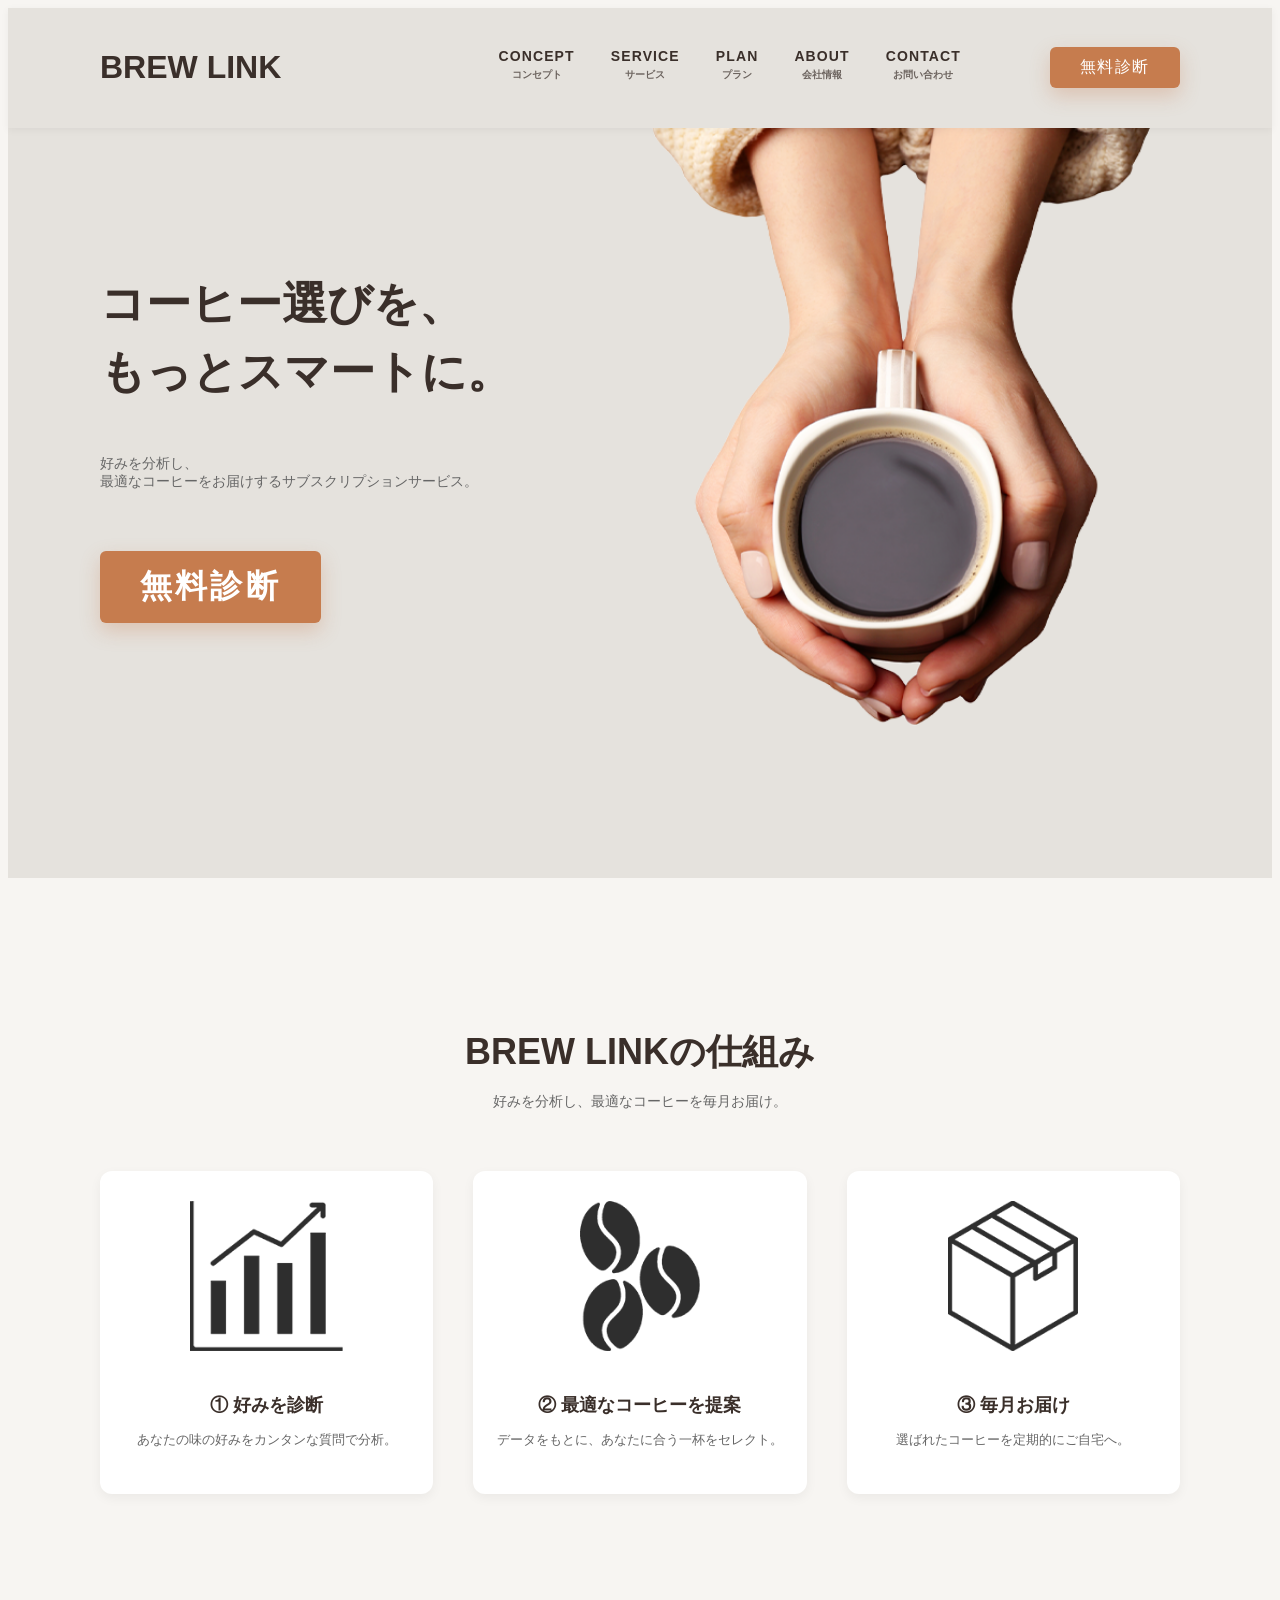
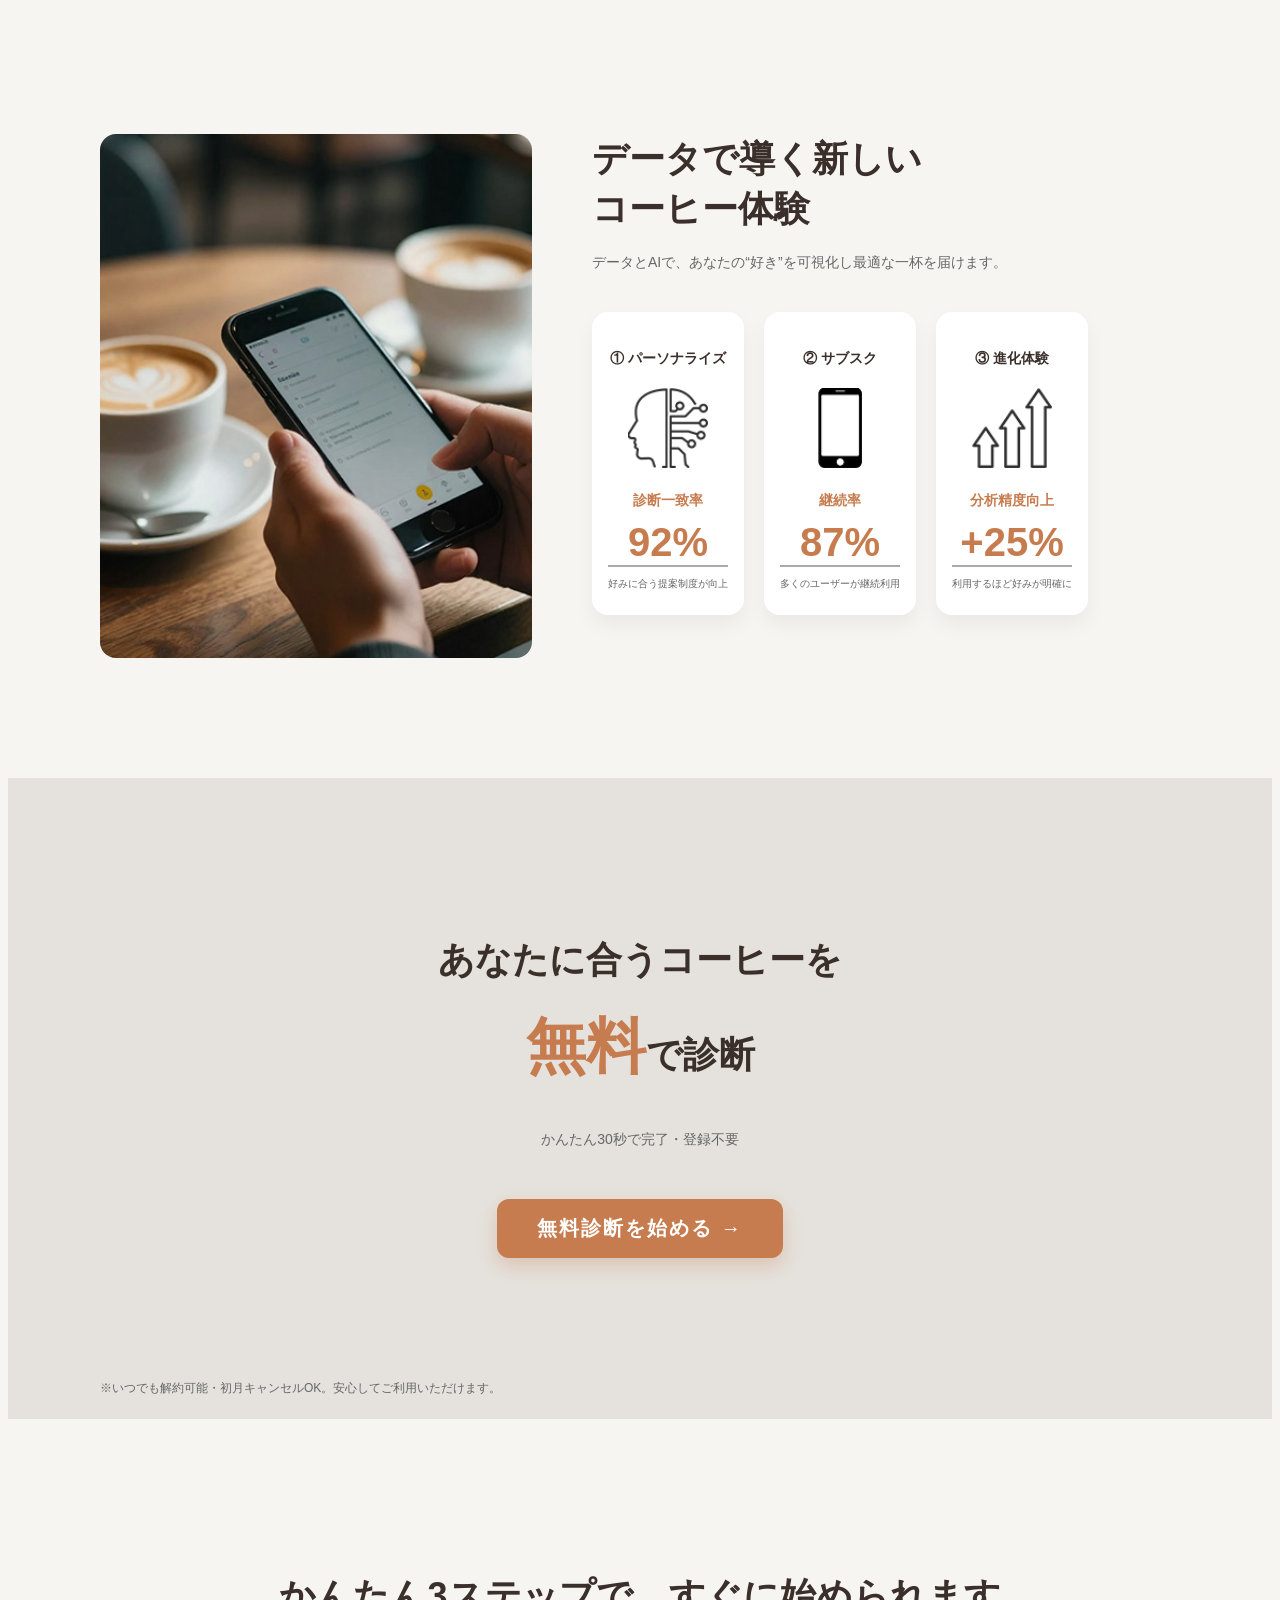
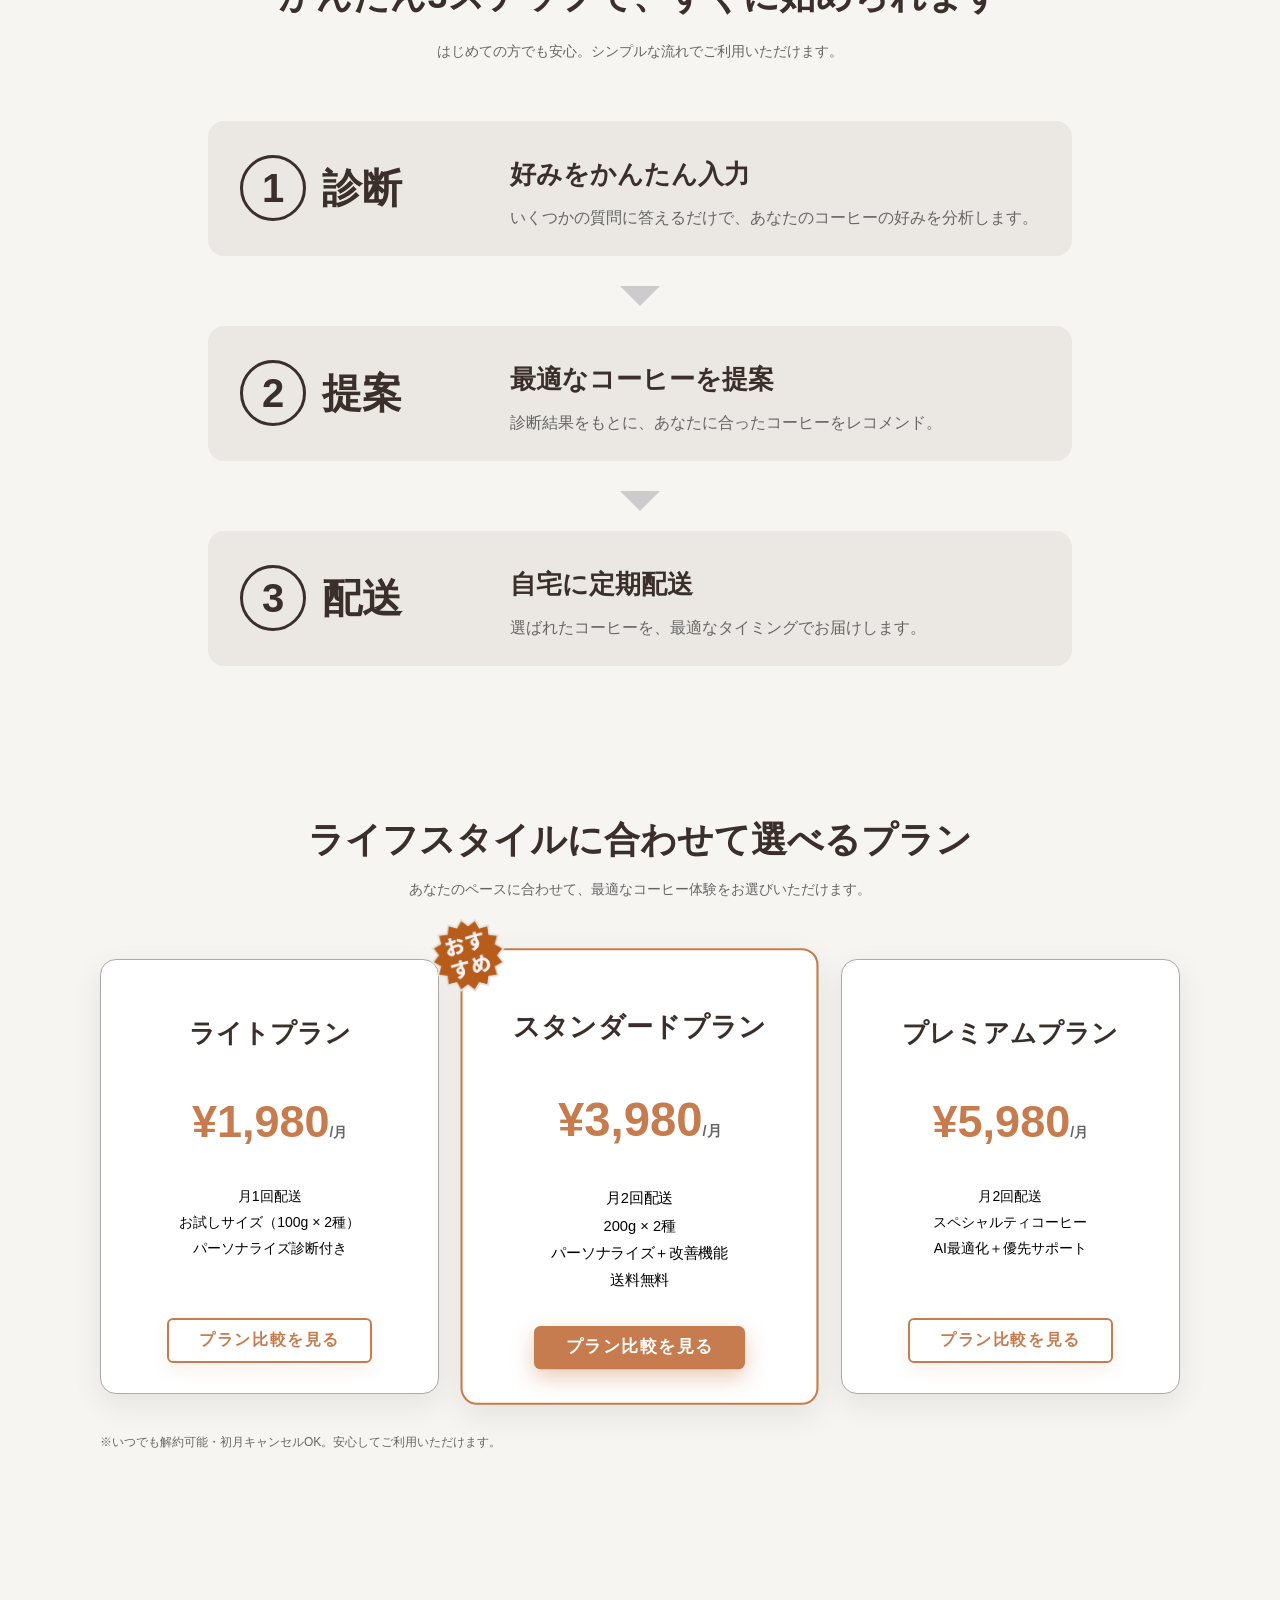
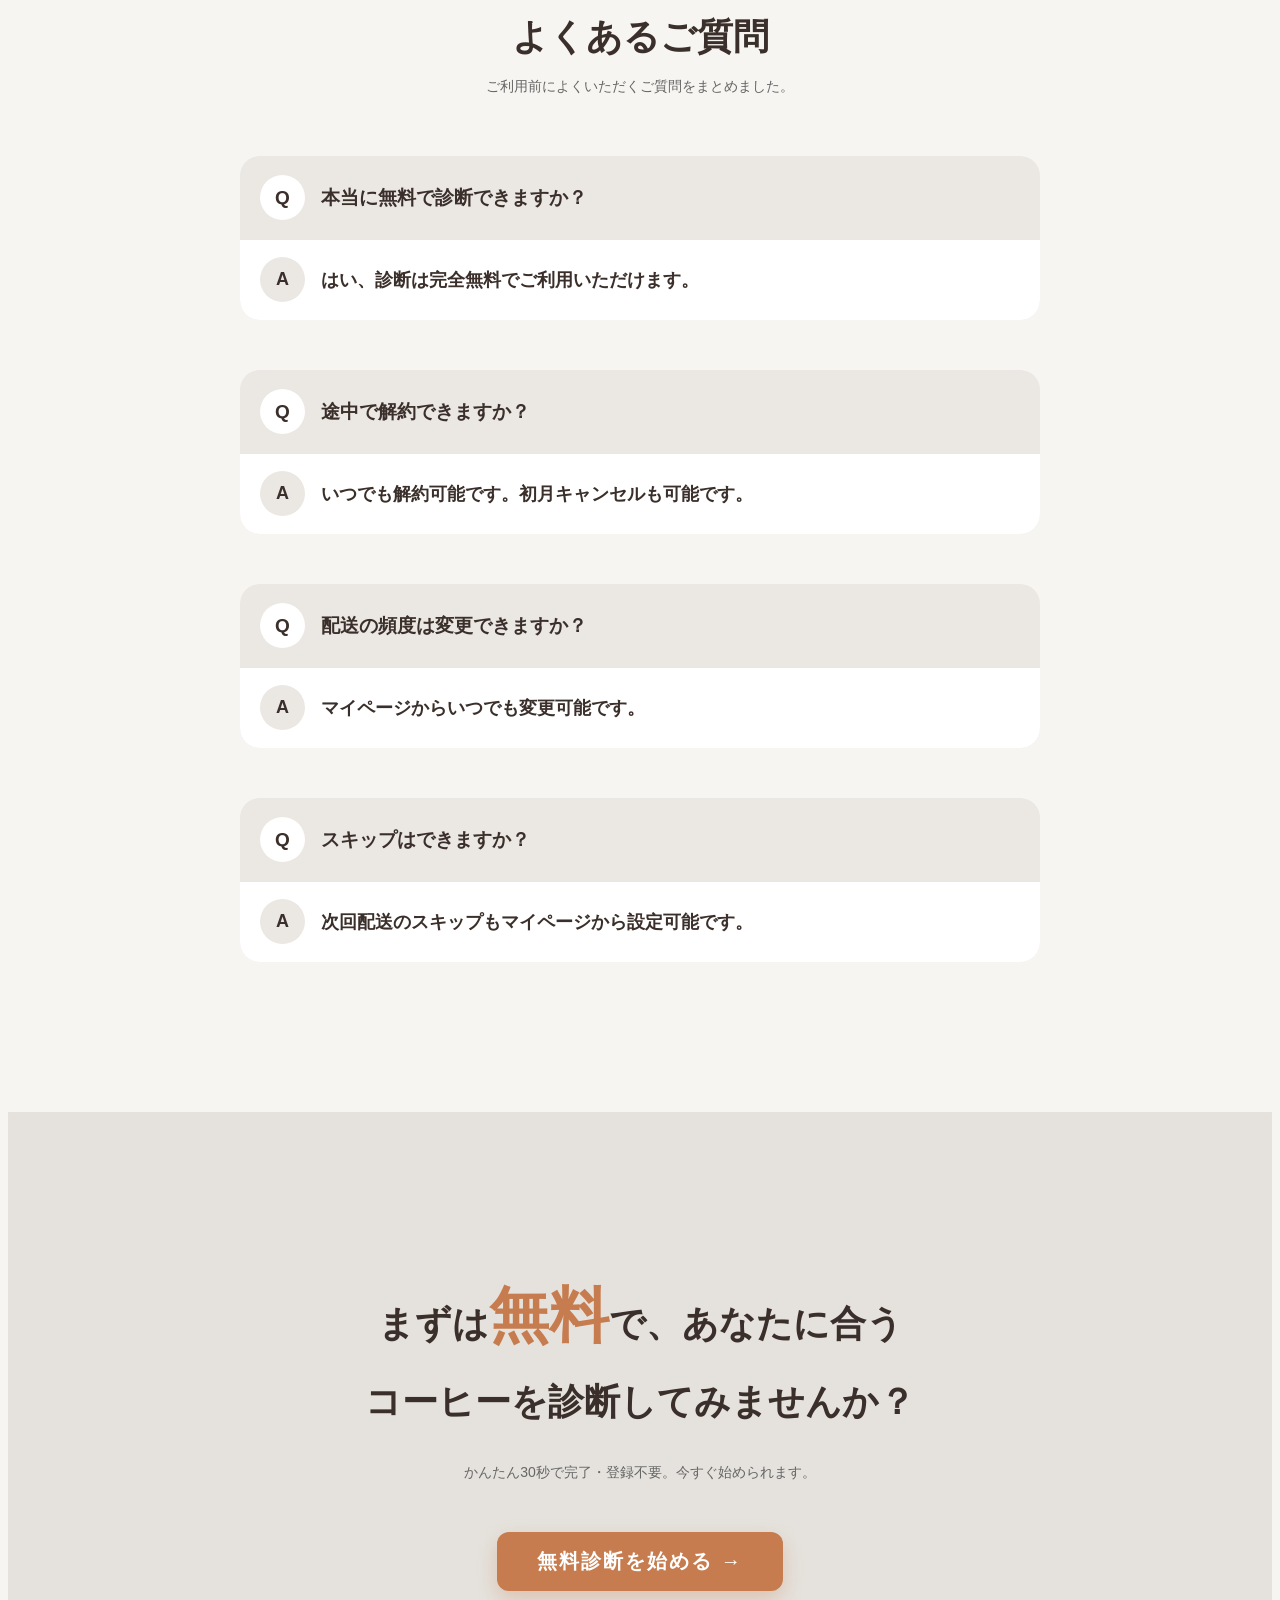
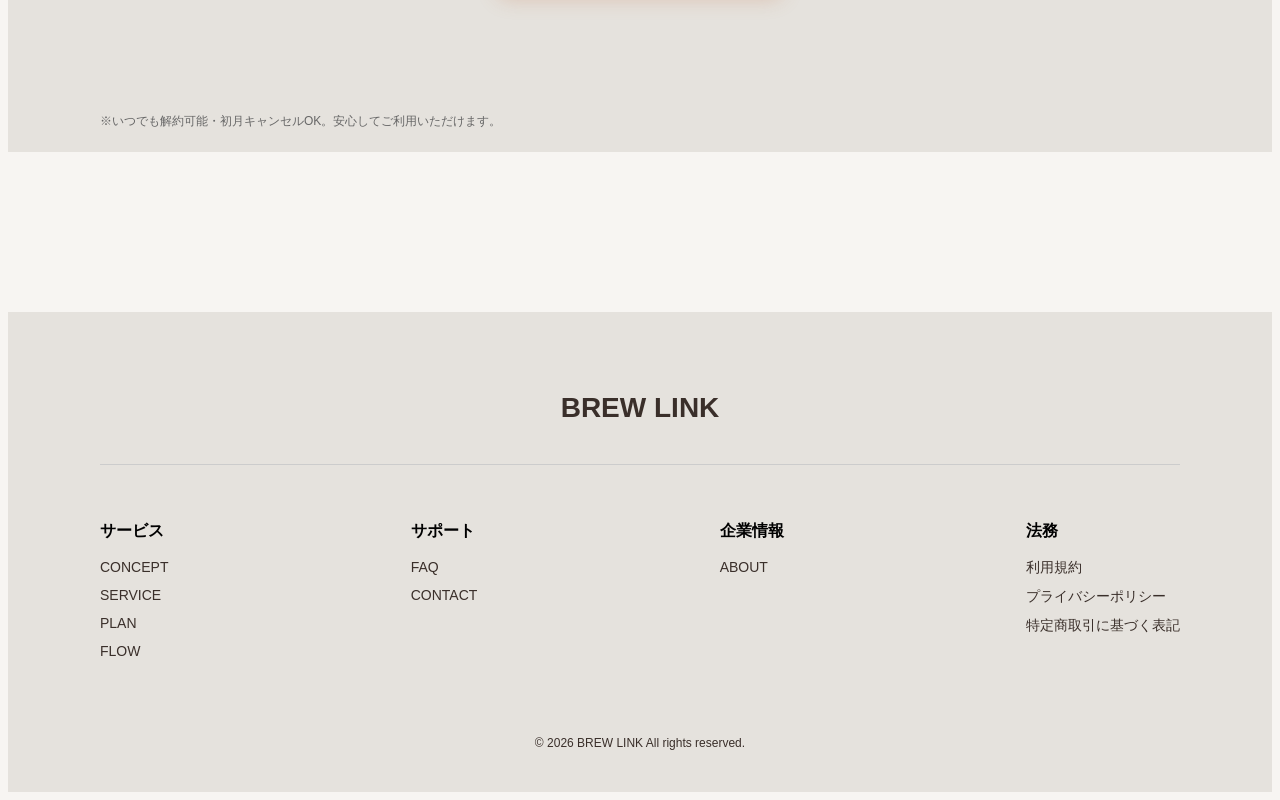
<file: index.html>
<!DOCTYPE html>
<html lang="ja">
<head>
  <meta charset="UTF-8">
  <meta name="viewport" content="width=device-width, initial-scale=1.0">
  <title>TOP | BREW LINK</title>
  <link rel="stylesheet" href="css/style.css">
  <link rel="stylesheet" href="css/index.css">
</head>

<body id="top">

<header class="header">
  <div class="inner header_inner">

    <h1 class="logo">
      <a href="index.html">BREW LINK</a>
    </h1>

    <!-- ハンバーガー -->
    <div class="hamburger" id="hamburger">
      <span></span>
      <span></span>
      <span></span>
    </div>

    <nav class="nav">
      <ul class="nav_list">
        <li>
          <a href="concept.html">
            <span class="nav_en">CONCEPT</span>
            <span class="nav_jp">コンセプト</span>
          </a>
        </li>
        <li>
          <a href="service.html">
            <span class="nav_en">SERVICE</span>
            <span class="nav_jp">サービス</span>
          </a>
        </li>
        <li>
          <a href="plan.html">
            <span class="nav_en">PLAN</span>
            <span class="nav_jp">プラン</span>
          </a>
        </li>
        <li>
          <a href="about.html">
            <span class="nav_en">ABOUT</span>
            <span class="nav_jp">会社情報</span>
          </a>
        </li>
        <li>
          <a href="contact.html">
            <span class="nav_en">CONTACT</span>
            <span class="nav_jp">お問い合わせ</span>
          </a>
        </li>
      </ul>
      <!-- CTAスマホ用 -->
      <div class="nav_cta">
        <a href="flow.html#diagnosis" class="btn">無料診断</a>
      </div>
    </nav>

    <div class="header_cta">
      <a href="flow.html#diagnosis" class="btn">無料診断</a>
    </div>
  </div>
</header>

<section class="fv">
  <div class="inner fv_inner">
    <div class="fv_text">
      <h2 class="fv_title">
        コーヒー選びを、<br>
        もっとスマートに。
      </h2>
      <p class="fv_sub">
        好みを分析し、<br>最適なコーヒーをお届けするサブスクリプションサービス。
      </p>
      <a href="flow.html#diagnosis" class="btn fv_btn">無料診断</a>
    </div>
    <div class="fv_img">
      <img src="images/fv_top.png" alt="コーヒー">
    </div>
  </div>
</section>

<section class="feature">
  <div class="inner">
    <div class="section_head">
      <h2 class="section_title">BREW LINKの仕組み</h2>
      <p class="section_sub">
        好みを分析し、最適なコーヒーを毎月お届け。
      </p>
    </div>

    <div class="feature_list">
      <a href="service.html" class="feature_item">
        <img src="images/icon01_top.png" alt="分析">
        <h3>① 好みを診断</h3>
        <p>あなたの味の好みをカンタンな質問で分析。</p>
      </a>

      <a href="service.html" class="feature_item">
        <img src="images/icon02_top.png" alt="提案">
        <h3>② 最適なコーヒーを提案</h3>
        <p>データをもとに、あなたに合う一杯をセレクト。</p>
      </a>

      <a href="#" class="feature_item">
        <img src="images/icon03_top.png" alt="配送">
        <h3>③ 毎月お届け</h3>
        <p>選ばれたコーヒーを定期的にご自宅へ。</p>
      </a>
    </div>
  </div>
</section>

<section class="about">
  <div class="inner about_inner">

    <div class="about_img">
      <img src="images/coffee_smartphone.jpg" alt="コーヒー体験">
    </div>

    <div class="about_content">

      <h2 class="about_title">
        データで導く新しい<br>
        コーヒー体験
      </h2>

      <p class="about_text">
        データとAIで、あなたの“好き”を可視化し最適な一杯を届けます。
      </p>

      <div class="about_list">

        <a href="about.html" class="card">
          <div class="about_item">
            <p class="about_label">① パーソナライズ</p>
            <img src="images/icon04_top.png" alt="AI">
            <p class="about_desc">診断一致率</p>
            <p class="about_num">92%</p>
            <p class="about_explanation">好みに合う提案制度が向上</p>
          </div>
        </a>

        <a href="about.html" class="card">
          <div class="about_item">
            <p class="about_label">② サブスク</p>
            <img src="images/icon05_top.png" alt="スマートフォン">
            <p class="about_desc">継続率</p>
            <p class="about_num">87%</p>
            <p class="about_explanation">多くのユーザーが継続利用</p>
          </div>
        </a>

        <a href="about.html" class="card">
          <div class="about_item">
            <p class="about_label">③ 進化体験</p>
            <img src="images/icon06_top.png" alt="成長">
            <p class="about_desc">分析精度向上</p>
            <p class="about_num">+25%</p>
            <p class="about_explanation">利用するほど好みが明確に</p>
          </div>
        </a>
      </div>
    </div>
  </div>
</section>

<section class="cta">
  <div class="inner">

    <h2 class="cta_title">
      あなたに合うコーヒーを<br>
      <span>無料</span>で診断
    </h2>

    <p class="cta_text">
      かんたん30秒で完了・登録不要
    </p>

    <a href="flow.html#diagnosis" class="btn cta_btn">
      無料診断を始める →
    </a>

    <p class="cta_note">
      ※いつでも解約可能・初月キャンセルOK。安心してご利用いただけます。
    </p>

  </div>
</section>

<section class="flow">
  <div class="inner">

    <h2 class="flow_title">
      かんたん3ステップで、すぐに始められます
    </h2>

    <p class="flow_text">
      はじめての方でも安心。シンプルな流れでご利用いただけます。
    </p>

    <div class="flow_list">

      <a href="flow.html" class="flow_item">
        <div class="flow_left">
          <span class="flow_num">1</span>
          <p class="flow_heading">診断</p>
        </div>
        <div class="flow_right">
          <p class="flow_sub">好みをかんたん入力</p>
          <p class="flow_desc">いくつかの質問に答えるだけで、あなたのコーヒーの好みを分析します。</p>
        </div>
      </a>

      <div class="flow_arrow"></div>

      <a href="flow.html" class="flow_item">
        <div class="flow_left">
          <span class="flow_num">2</span>
          <p class="flow_heading">提案</p>
        </div>
        <div class="flow_right">
          <p class="flow_sub">最適なコーヒーを提案</p>
          <p class="flow_desc">診断結果をもとに、あなたに合ったコーヒーをレコメンド。</p>
        </div>
      </a>

      <div class="flow_arrow"></div>

      <a href="flow.html" class="flow_item">
        <div class="flow_left">
          <span class="flow_num">3</span>
          <p class="flow_heading">配送</p>
        </div>
        <div class="flow_right">
          <p class="flow_sub">自宅に定期配送</p>
          <p class="flow_desc">選ばれたコーヒーを、最適なタイミングでお届けします。</p>
        </div>
      </a>
  </div>
</section>

<section class="plan">
  <div class="inner">

    <h2 class="plan_title">
      ライフスタイルに合わせて選べるプラン
    </h2>

    <p class="plan_text">
      あなたのペースに合わせて、最適なコーヒー体験をお選びいただけます。
    </p>

    <div class="plan_list">

      <!-- ライト -->
      <div class="plan_item">
        <p class="plan_name">ライトプラン</p>
        <p class="plan_price">¥1,980<span>/月</span></p>

        <ul class="plan_features">
          <li>月1回配送</li>
          <li>お試しサイズ（100g × 2種）</li>
          <li>パーソナライズ診断付き</li>
        </ul>

        <a href="plan.html#plan compare" class="btn plan_btn">プラン比較を見る</a>
      </div>

      <!-- スタンダード（おすすめ） -->
      <div class="plan_item is_popular">

        <span class="plan_badge">
          <img src="images/badge.png" alt="おすすめ">
        </span>
        <p class="plan_name">スタンダードプラン</p>
        <p class="plan_price">¥3,980<span>/月</span></p>

        <ul class="plan_features">
          <li>月2回配送</li>
          <li>200g × 2種</li>
          <li>パーソナライズ＋改善機能</li>
          <li>送料無料</li>
        </ul>

        <a href="plan.html#plan compare" class="btn plan_btn">プラン比較を見る</a>
      </div>

      <!-- プレミアム -->
      <div class="plan_item">
        <p class="plan_name">プレミアムプラン</p>
        <p class="plan_price">¥5,980<span>/月</span></p>

        <ul class="plan_features">
          <li>月2回配送</li>
          <li>スペシャルティコーヒー</li>
          <li>AI最適化＋優先サポート</li>
        </ul>

        <a href="plan.html#plan compare" class="btn plan_btn">プラン比較を見る</a>
      </div>

    </div>

    <p class="plan_note">
      ※いつでも解約可能・初月キャンセルOK。安心してご利用いただけます。
    </p>

  </div>
</section>

<section class="faq">
  <div class="inner">

    <h2 class="faq_title">よくあるご質問</h2>
    <p class="faq_text">
      ご利用前によくいただくご質問をまとめました。
    </p>

    <div class="faq_list">

      <!-- 1 -->
      <div class="faq_item">
        <div class="faq_q">
          <span class="faq_iconQ">Q</span>
          <p>本当に無料で診断できますか？</p>
        </div>
        <div class="faq_a">
          <span class="faq_iconA">A</span>
          <p>はい、診断は完全無料でご利用いただけます。</p>
        </div>
      </div>

      <!-- 2 -->
      <div class="faq_item">
        <div class="faq_q">
          <span class="faq_iconQ">Q</span>
          <p>途中で解約できますか？</p>
        </div>
        <div class="faq_a">
          <span class="faq_iconA">A</span>
          <p>いつでも解約可能です。初月キャンセルも可能です。</p>
        </div>
      </div>

      <!-- 3 -->
      <div class="faq_item">
        <div class="faq_q">
          <span class="faq_iconQ">Q</span>
          <p>配送の頻度は変更できますか？</p>
        </div>
        <div class="faq_a">
          <span class="faq_iconA">A</span>
          <p>マイページからいつでも変更可能です。</p>
        </div>
      </div>

      <!-- 4 -->
      <div class="faq_item">
        <div class="faq_q">
          <span class="faq_iconQ">Q</span>
          <p>スキップはできますか？</p>
        </div>
        <div class="faq_a">
          <span class="faq_iconA">A</span>
          <p>次回配送のスキップもマイページから設定可能です。</p>
        </div>
      </div>

    </div>

  </div>
</section>

<section class="cta cta_last">
  <div class="inner">

    <h2 class="cta_title">
      まずは<span>無料</span>で、あなたに合う<br>
      コーヒーを診断してみませんか？
    </h2>

    <p class="cta_text">
      かんたん30秒で完了・登録不要。今すぐ始められます。
    </p>

    <a href="flow.html#diagnosis" class="btn cta_btn">
      無料診断を始める →
    </a>

    <p class="cta_note">
      ※いつでも解約可能・初月キャンセルOK。安心してご利用いただけます。
    </p>

  </div>
</section>

<footer class="footer">
  <div class="inner footer_inner">

    <div class="footer_logo">
      <a href="index.html">BREW LINK</a>
    </div>

    <div class="footer_nav">

      <div class="footer_col">
        <p>サービス</p>
        <ul>
          <li><a href="concept.html">CONCEPT</a></li>
          <li><a href="service.html">SERVICE</a></li>
          <li><a href="plan.html">PLAN</a></li>
          <li><a href="flow.html">FLOW</a></li>
        </ul>
      </div>

      <div class="footer_col">
        <p>サポート</p>
        <ul>
          <li><a href="faq.html">FAQ</a></li>
          <li><a href="contact.html">CONTACT</a></li>
        </ul>
      </div>

      <div class="footer_col">
        <p>企業情報</p>
        <ul>
          <li><a href="about.html">ABOUT</a></li>
        </ul>
      </div>

      <div class="footer_col">
        <p>法務</p>
        <ul>
          <li><a href="terms.html">利用規約</a></li>
          <li><a href="privacy_policy.html">プライバシーポリシー</a></li>
          <li><a href="legal_notice.html">特定商取引に基づく表記</a></li>
        </ul>
      </div>

    </div>

    <p class="copyright">
      © 2026 BREW LINK All rights reserved.
    </p>

  </div>
</footer>

<button id="page-top" aria-label="ページトップへ戻る">
  ↑
</button>

<script src="js/script.js"></script>

</body>
</html>
</file>
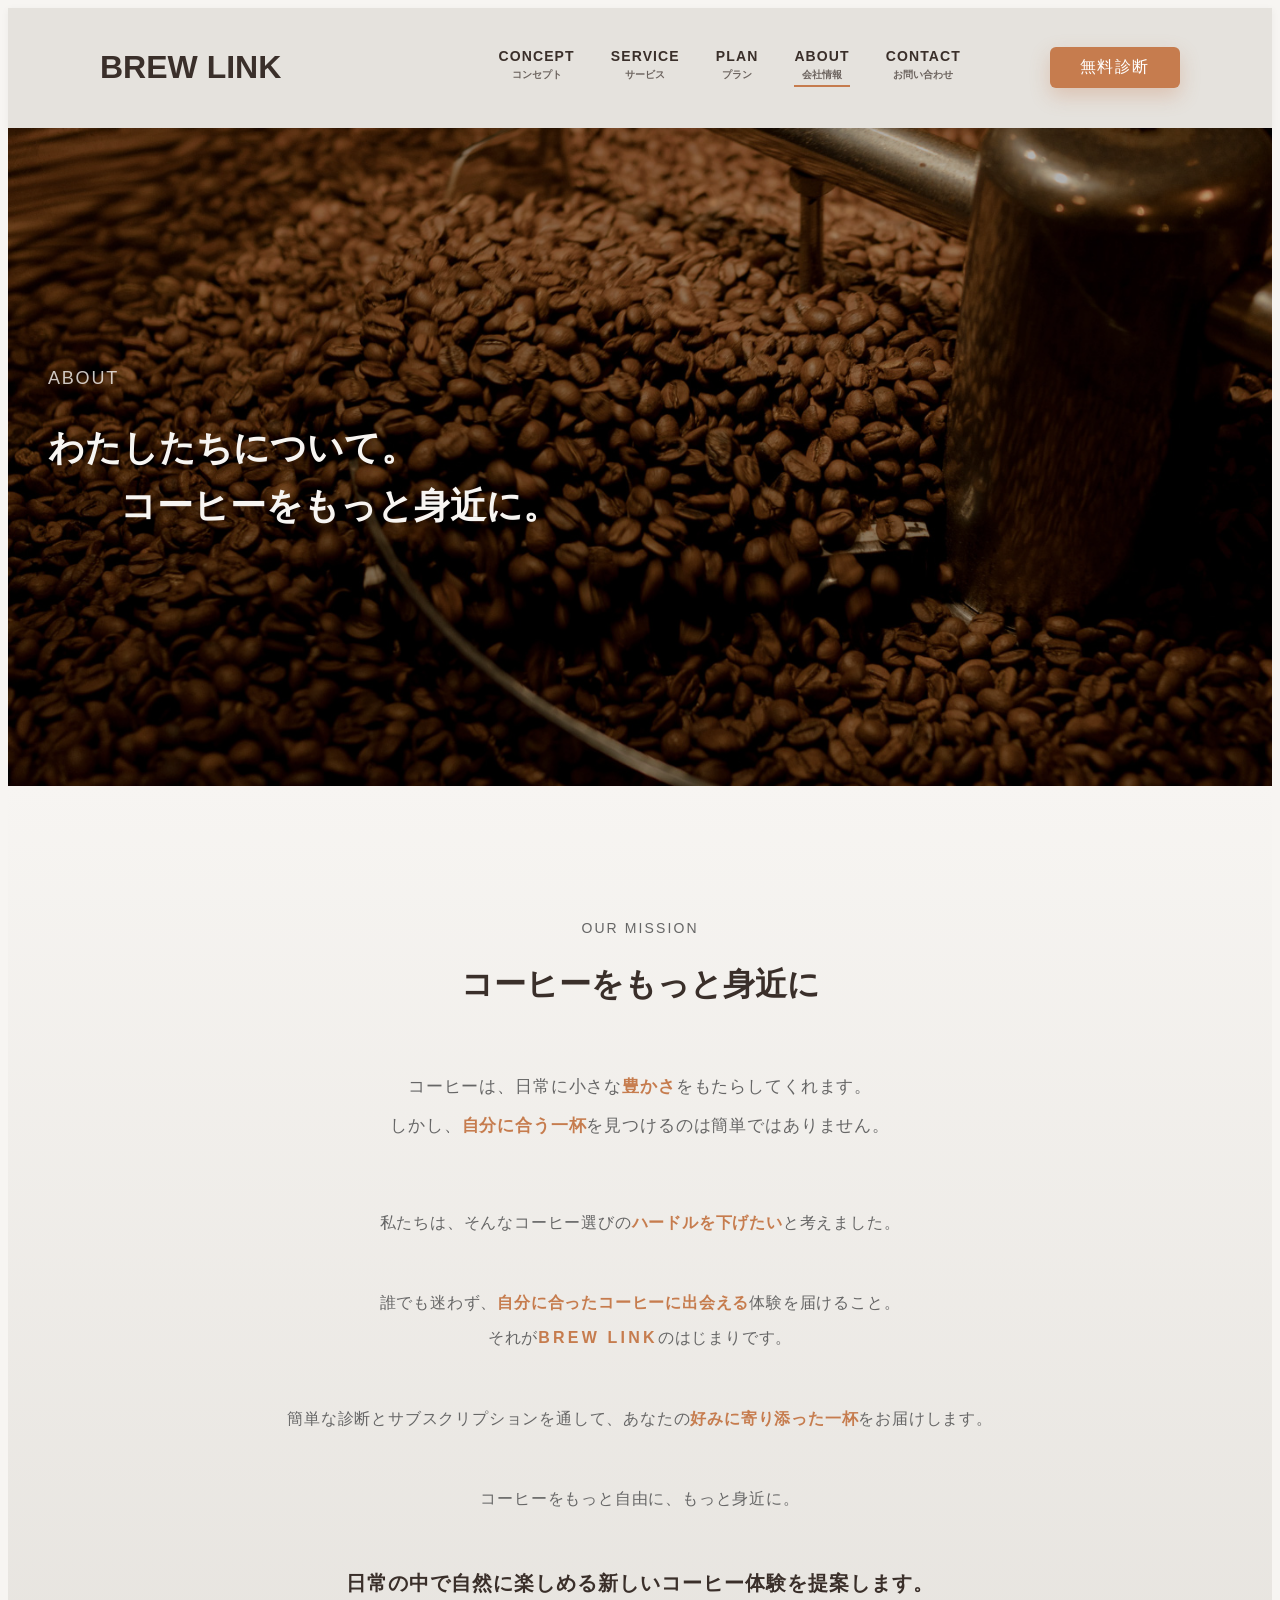
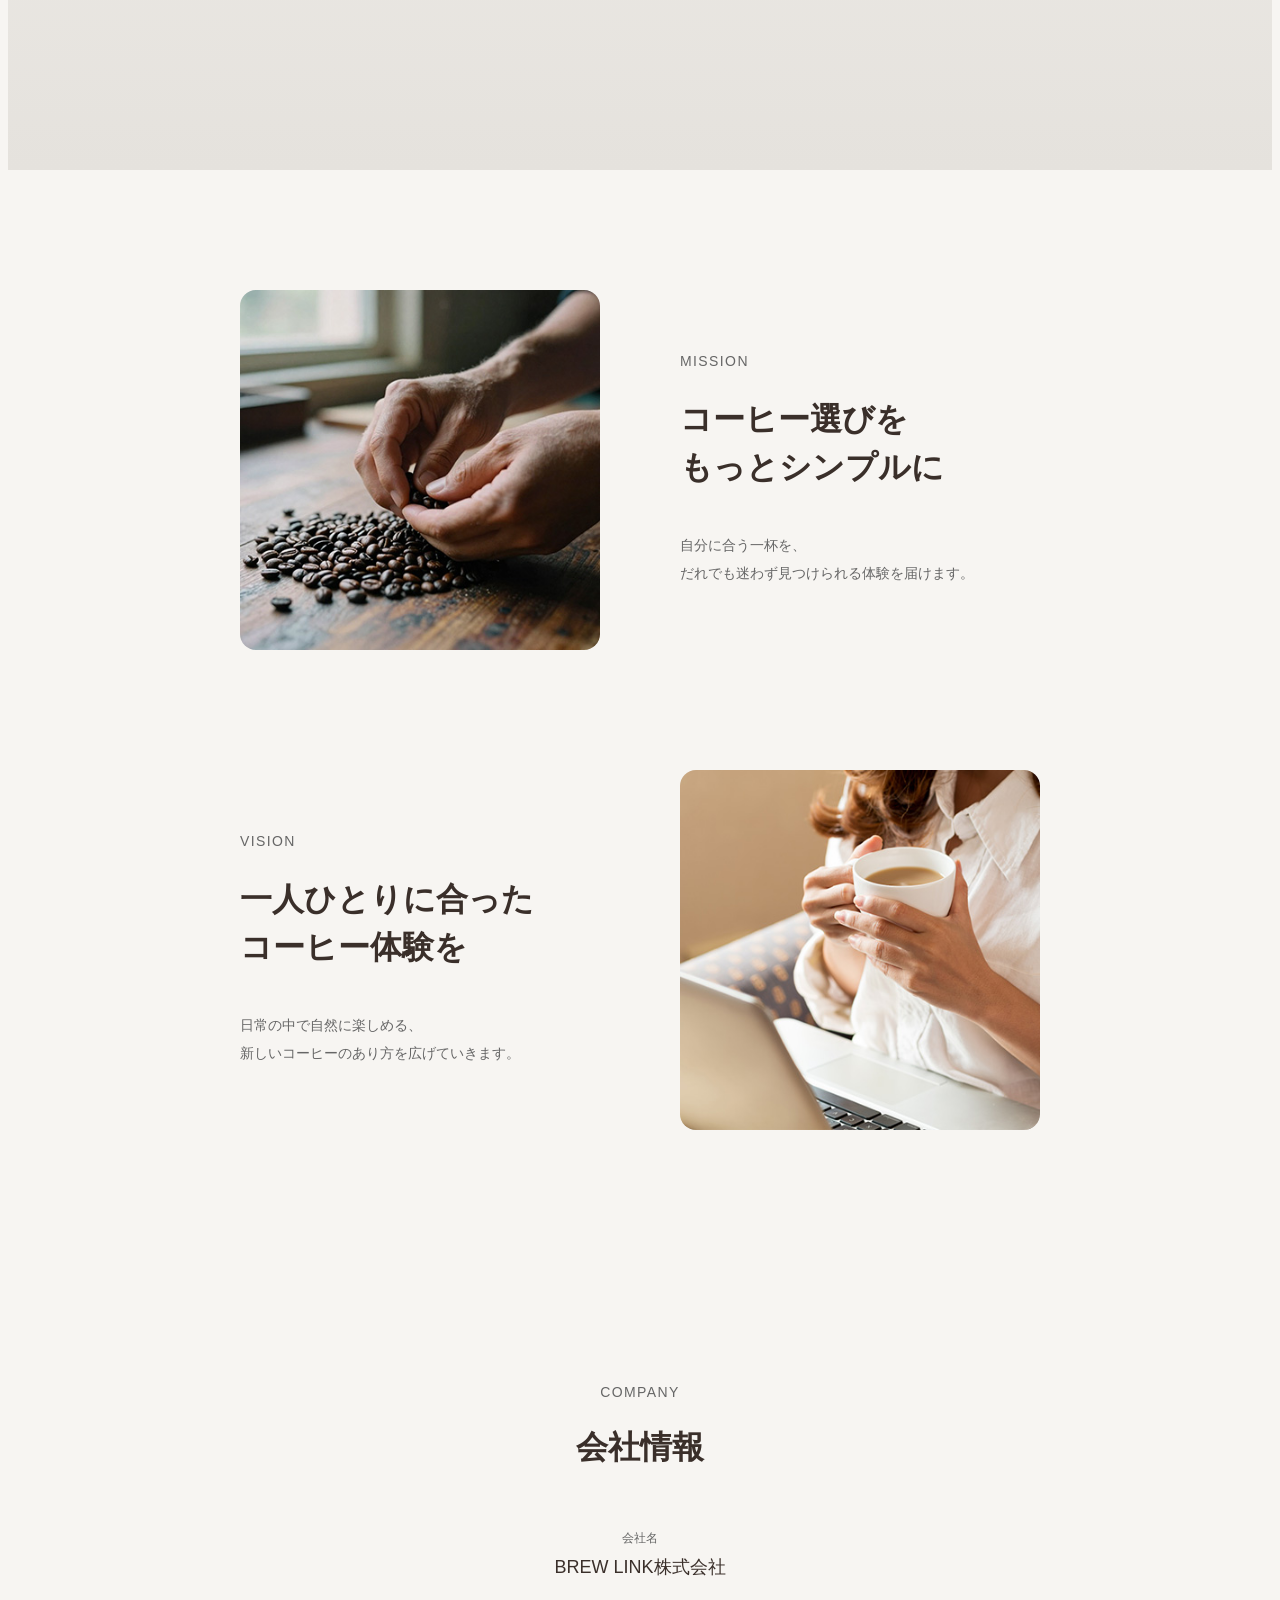
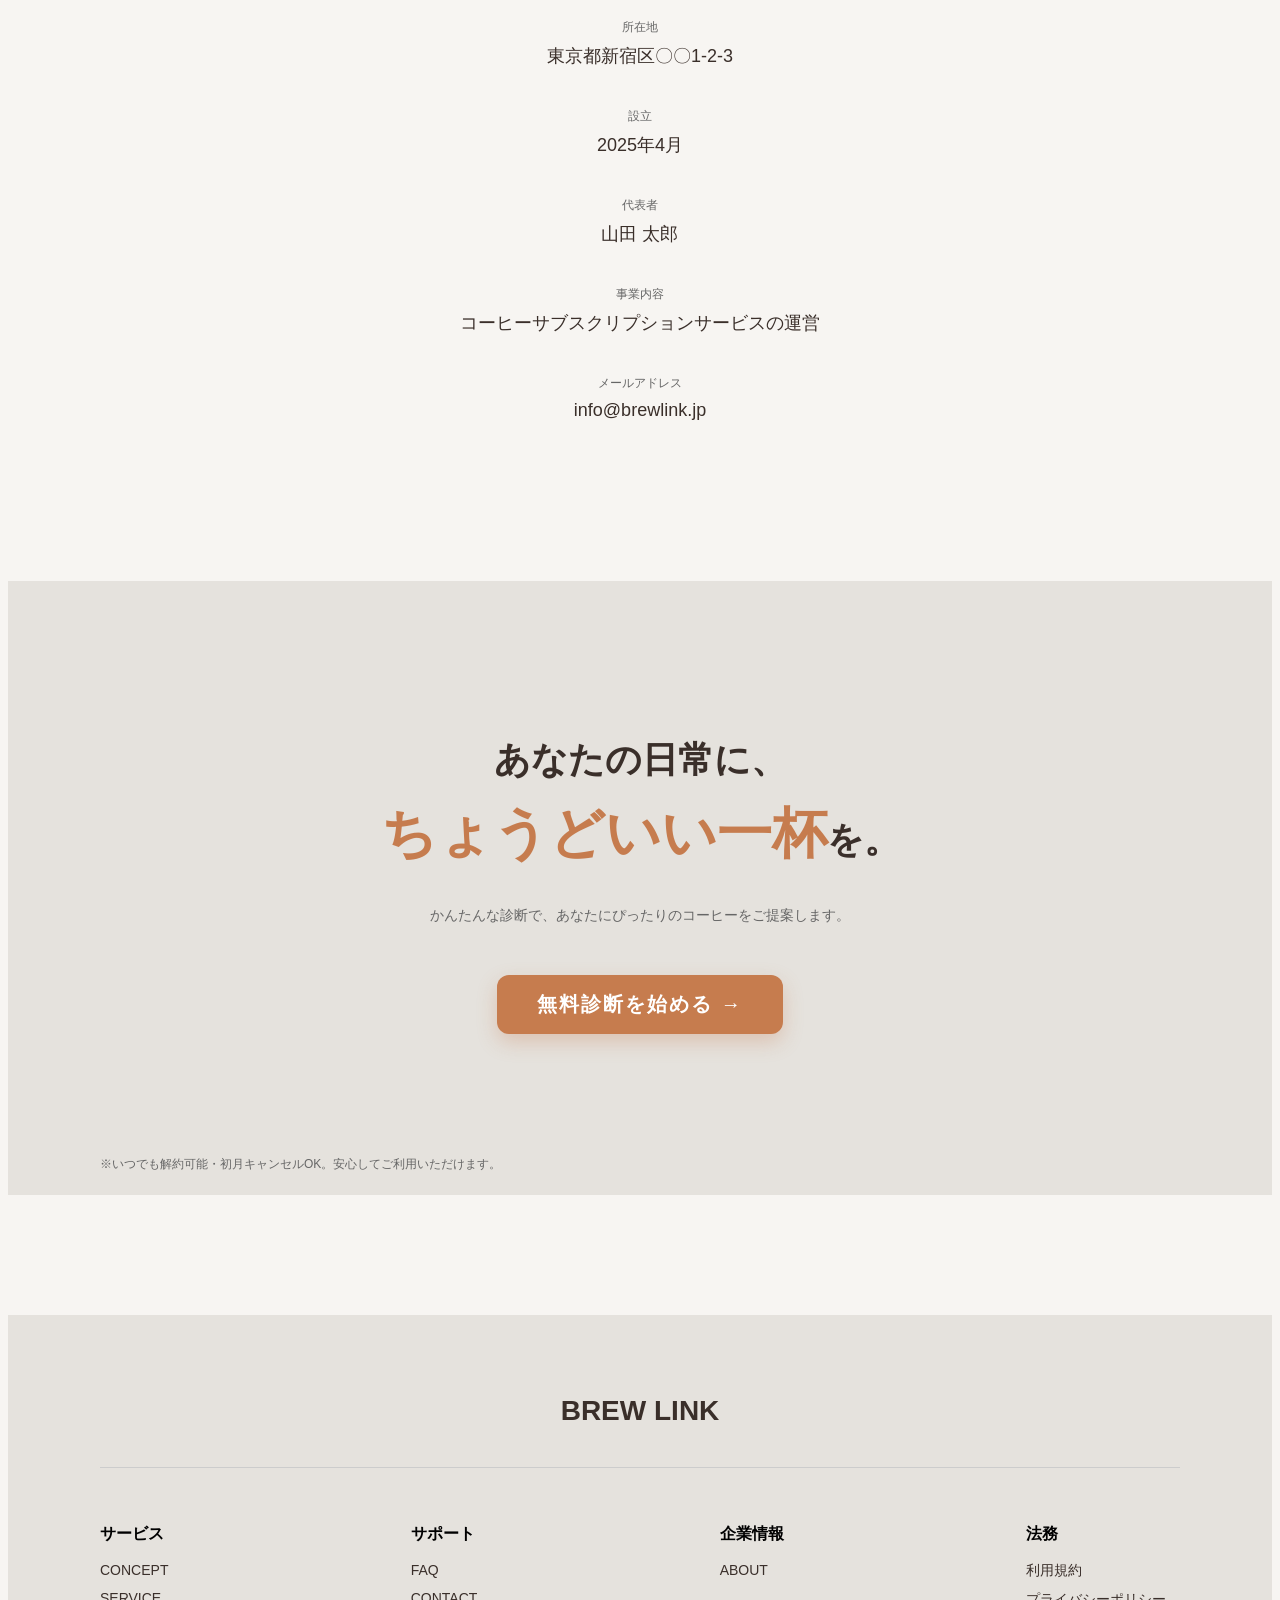
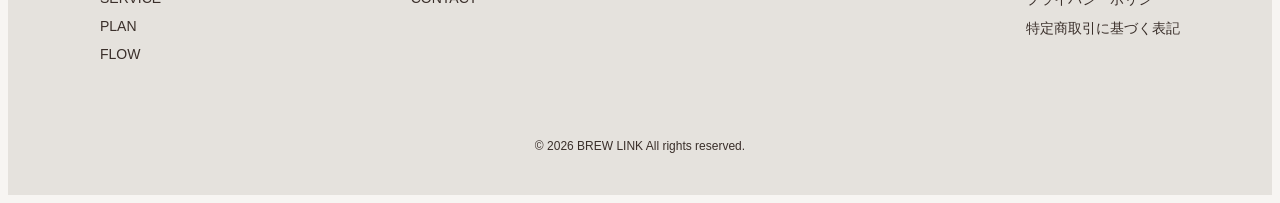
<file: about.html>
<!DOCTYPE html>
<html lang="ja">
<head>
  <meta charset="UTF-8">
  <meta name="viewport" content="width=device-width, initial-scale=1.0">
  <title>ABOUT | BREW LINK</title>
  <link rel="stylesheet" href="css/style.css">
  <link rel="stylesheet" href="css/about.css">
</head>

<body id="top">

<header class="header">
  <div class="inner header_inner">

    <h1 class="logo">
      <a href="index.html">BREW LINK</a>
    </h1>

    <!-- ハンバーガー -->
    <div class="hamburger" id="hamburger">
      <span></span>
      <span></span>
      <span></span>
    </div>

    <nav class="nav">
      <ul class="nav_list">
        <li>
          <a href="concept.html">
            <span class="nav_en">CONCEPT</span>
            <span class="nav_jp">コンセプト</span>
          </a>
        </li>
        <li>
          <a href="service.html">
            <span class="nav_en">SERVICE</span>
            <span class="nav_jp">サービス</span>
          </a>
        </li>
        <li>
          <a href="plan.html">
            <span class="nav_en">PLAN</span>
            <span class="nav_jp">プラン</span>
          </a>
        </li>
        <li>
          <a href="about.html" class="active">
            <span class="nav_en">ABOUT</span>
            <span class="nav_jp">会社情報</span>
          </a>
        </li>
        <li>
          <a href="contact.html">
            <span class="nav_en">CONTACT</span>
            <span class="nav_jp">お問い合わせ</span>
          </a>
        </li>
      </ul>
      <!-- CTAスマホ用 -->
      <div class="nav_cta">
        <a href="flow.html#diagnosis" class="btn">無料診断</a>
      </div>
    </nav>

    <div class="header_cta">
      <a href="flow.html#diagnosis" class="btn">無料診断</a>
    </div>
  </div>
</header>

<section class="fv">
  <div class="fv_img">
    <img src="images/fv_about.jpg" alt="コーヒー焙煎">
  </div>

  <div class="fv_content inner">
    <p class="fv_label">ABOUT</p>

    <h2 class="fv_title">
      わたしたちについて。<br>
      　　コーヒーをもっと身近に。
    </h2>
  </div>
</section>

<section class="mission">
  <div class="inner mission_inner">

    <p class="mission_label">OUR MISSION</p>

    <h2 class="mission_title">
      コーヒーをもっと身近に
    </h2>

    <div class="mission_content">
      <p class="mission_lead">
        コーヒーは、日常に小さな<span>豊かさ</span>をもたらしてくれます。<br>
        しかし、<span>自分に合う一杯</span>を見つけるのは簡単ではありません。
      </p>
      <p>
        私たちは、そんなコーヒー選びの<span>ハードルを下げたい</span>と考えました。
      </p>
      <p>
        誰でも迷わず、<span>自分に合ったコーヒーに出会える</span>体験を届けること。<br>
        それが<span class="brand">BREW LINK</span>のはじまりです。
      </p>
      <p>
        簡単な診断とサブスクリプションを通して、あなたの<span>好みに寄り添った一杯</span>をお届けします。
      </p>
      <p>
        コーヒーをもっと自由に、もっと身近に。
      </p>
      <p class="mission_end">
        日常の中で自然に楽しめる新しいコーヒー体験を提案します。
      </p>
    </div>
  </div>
</section>

<section class="about_mv">
  <div class="inner">

    <div class="about_block">
      <div class="about_img">
        <img src="images/about_1.jpg" alt="コーヒー豆">
      </div>
      <div class="about_text">
        <p class="about_label">MISSION</p>
        <h2 class="about_title">
          コーヒー選びを<br>
          もっとシンプルに
        </h2>
        <p class="about_desc">
          自分に合う一杯を、<br>
          だれでも迷わず見つけられる体験を届けます。
        </p>
      </div>
    </div>

    <div class="about_block reverse">
      <div class="about_img">
        <img src="images/about_2.jpg" alt="コーヒーを楽しむ">
      </div>
      <div class="about_text">
        <p class="about_label">VISION</p>
        <h2 class="about_title">
          一人ひとりに合った<br>
          コーヒー体験を
        </h2>
        <p class="about_desc">
          日常の中で自然に楽しめる、<br>
          新しいコーヒーのあり方を広げていきます。
        </p>
      </div>
    </div>
  </div>
</section>

<section class="company">
  <div class="inner company_inner">
    <p class="company_label">COMPANY</p>
    <h2 class="company_title">会社情報</h2>
    <dl class="company_list">
      <div class="company_item">
        <dt>会社名</dt>
        <dd>BREW LINK株式会社</dd>
      </div>
      <div class="company_item">
        <dt>所在地</dt>
        <dd>東京都新宿区〇〇1-2-3</dd>
      </div>
      <div class="company_item">
        <dt>設立</dt>
        <dd>2025年4月</dd>
      </div>
      <div class="company_item">
        <dt>代表者</dt>
        <dd>山田 太郎</dd>
      </div>
      <div class="company_item">
        <dt>事業内容</dt>
        <dd>コーヒーサブスクリプションサービスの運営</dd>
      </div>
      <div class="company_item">
        <dt>メールアドレス</dt>
        <dd>info@brewlink.jp</dd>
      </div>
    </dl>
  </div>
</section>

<section class="cta cta_last">
  <div class="inner">

    <h2 class="cta_title">
      あなたの日常に、<br>
      <span>ちょうどいい一杯</span>を。
    </h2>

    <p class="cta_text">
      かんたんな診断で、あなたにぴったりのコーヒーをご提案します。
    </p>

    <a href="flow.html#diagnosis" class="btn cta_btn">
      無料診断を始める →
    </a>

    <p class="cta_note">
      ※いつでも解約可能・初月キャンセルOK。安心してご利用いただけます。
    </p>

  </div>
</section>

<footer class="footer">
  <div class="inner footer_inner">

    <div class="footer_logo">
      <a href="index.html">BREW LINK</a>
    </div>

    <div class="footer_nav">

      <div class="footer_col">
        <p>サービス</p>
        <ul>
          <li><a href="concept.html">CONCEPT</a></li>
          <li><a href="service.html">SERVICE</a></li>
          <li><a href="plan.html">PLAN</a></li>
          <li><a href="flow.html">FLOW</a></li>
        </ul>
      </div>

      <div class="footer_col">
        <p>サポート</p>
        <ul>
          <li><a href="faq.html">FAQ</a></li>
          <li><a href="contact.html">CONTACT</a></li>
        </ul>
      </div>

      <div class="footer_col">
        <p>企業情報</p>
        <ul>
          <li><a href="about.html">ABOUT</a></li>
        </ul>
      </div>

      <div class="footer_col">
        <p>法務</p>
        <ul>
          <li><a href="terms.html">利用規約</a></li>
          <li><a href="privacy_policy.html">プライバシーポリシー</a></li>
          <li><a href="legal_notice.html">特定商取引に基づく表記</a></li>
        </ul>
      </div>

    </div>

    <p class="copyright">
      © 2026 BREW LINK All rights reserved.
    </p>

  </div>
</footer>

<button id="page-top" aria-label="ページトップへ戻る">
  ↑
</button>

<script src="js/script.js"></script>

</body>
</html>
</file>
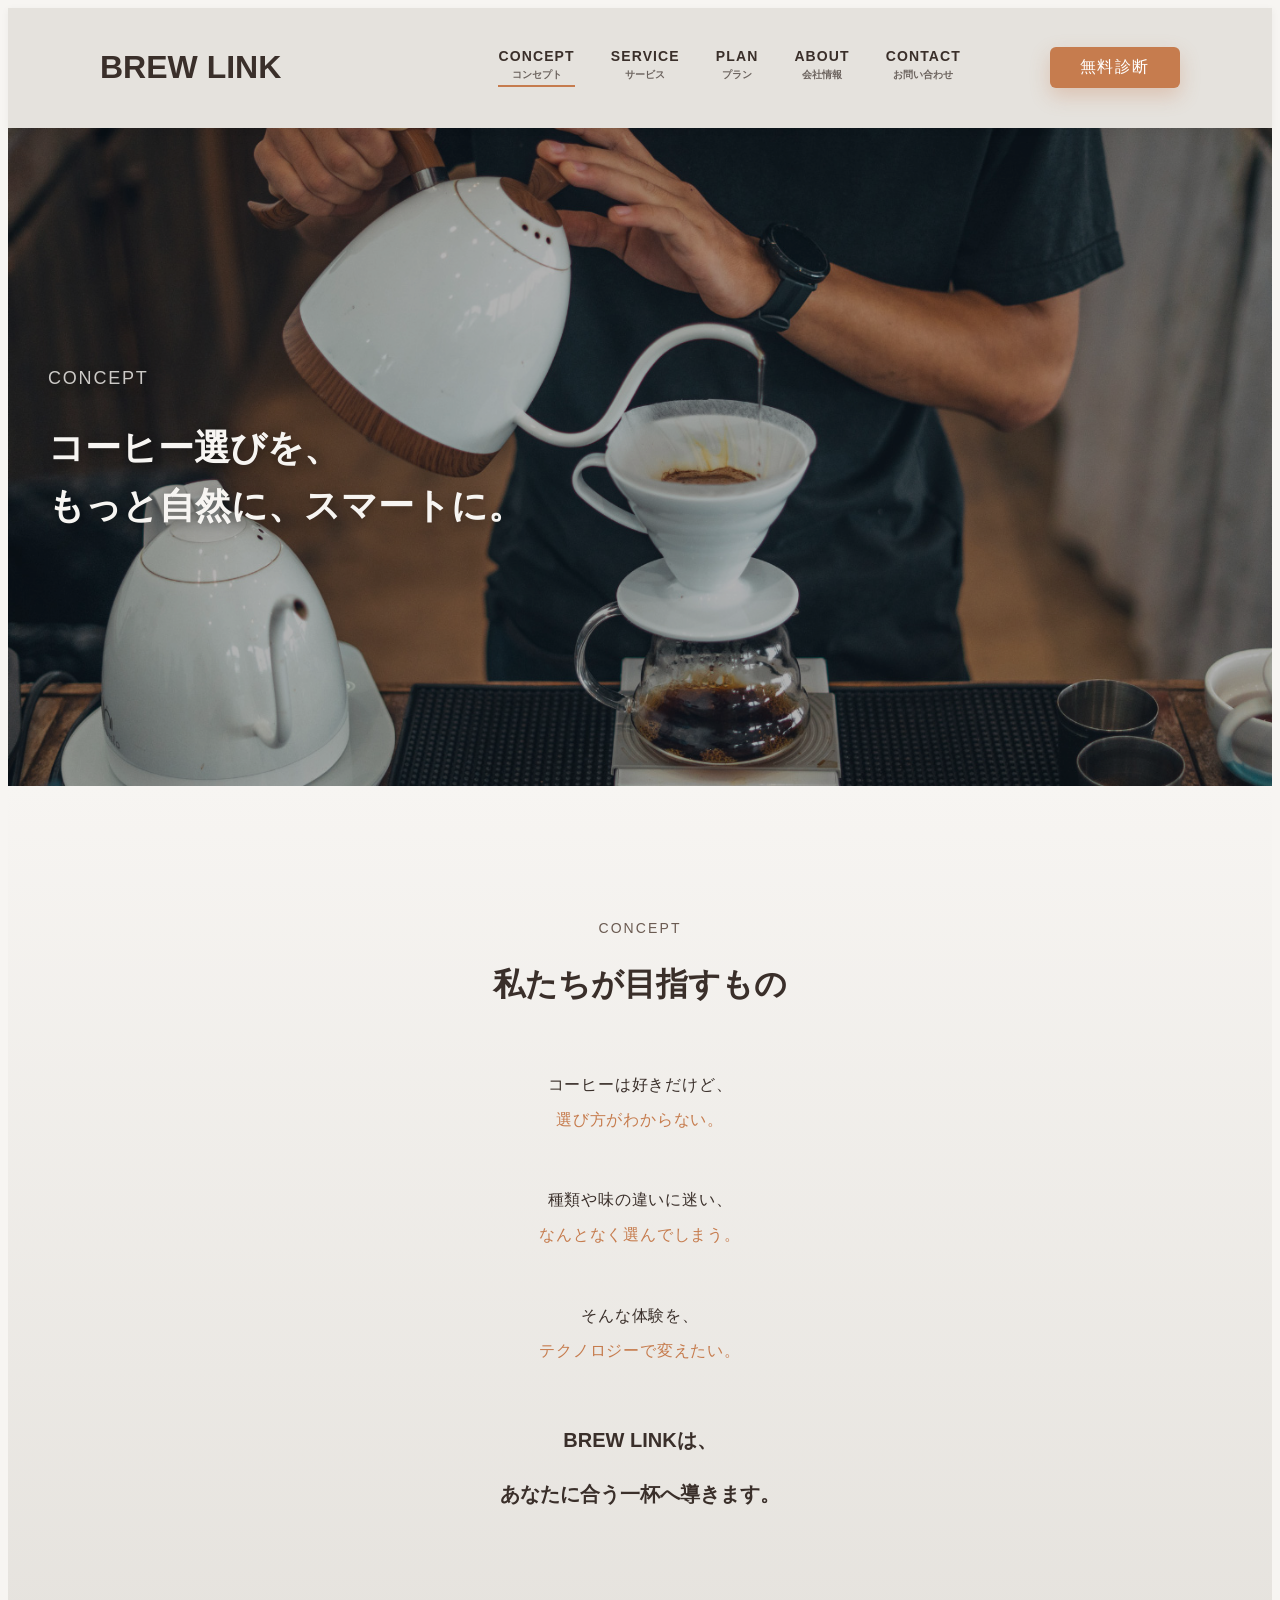
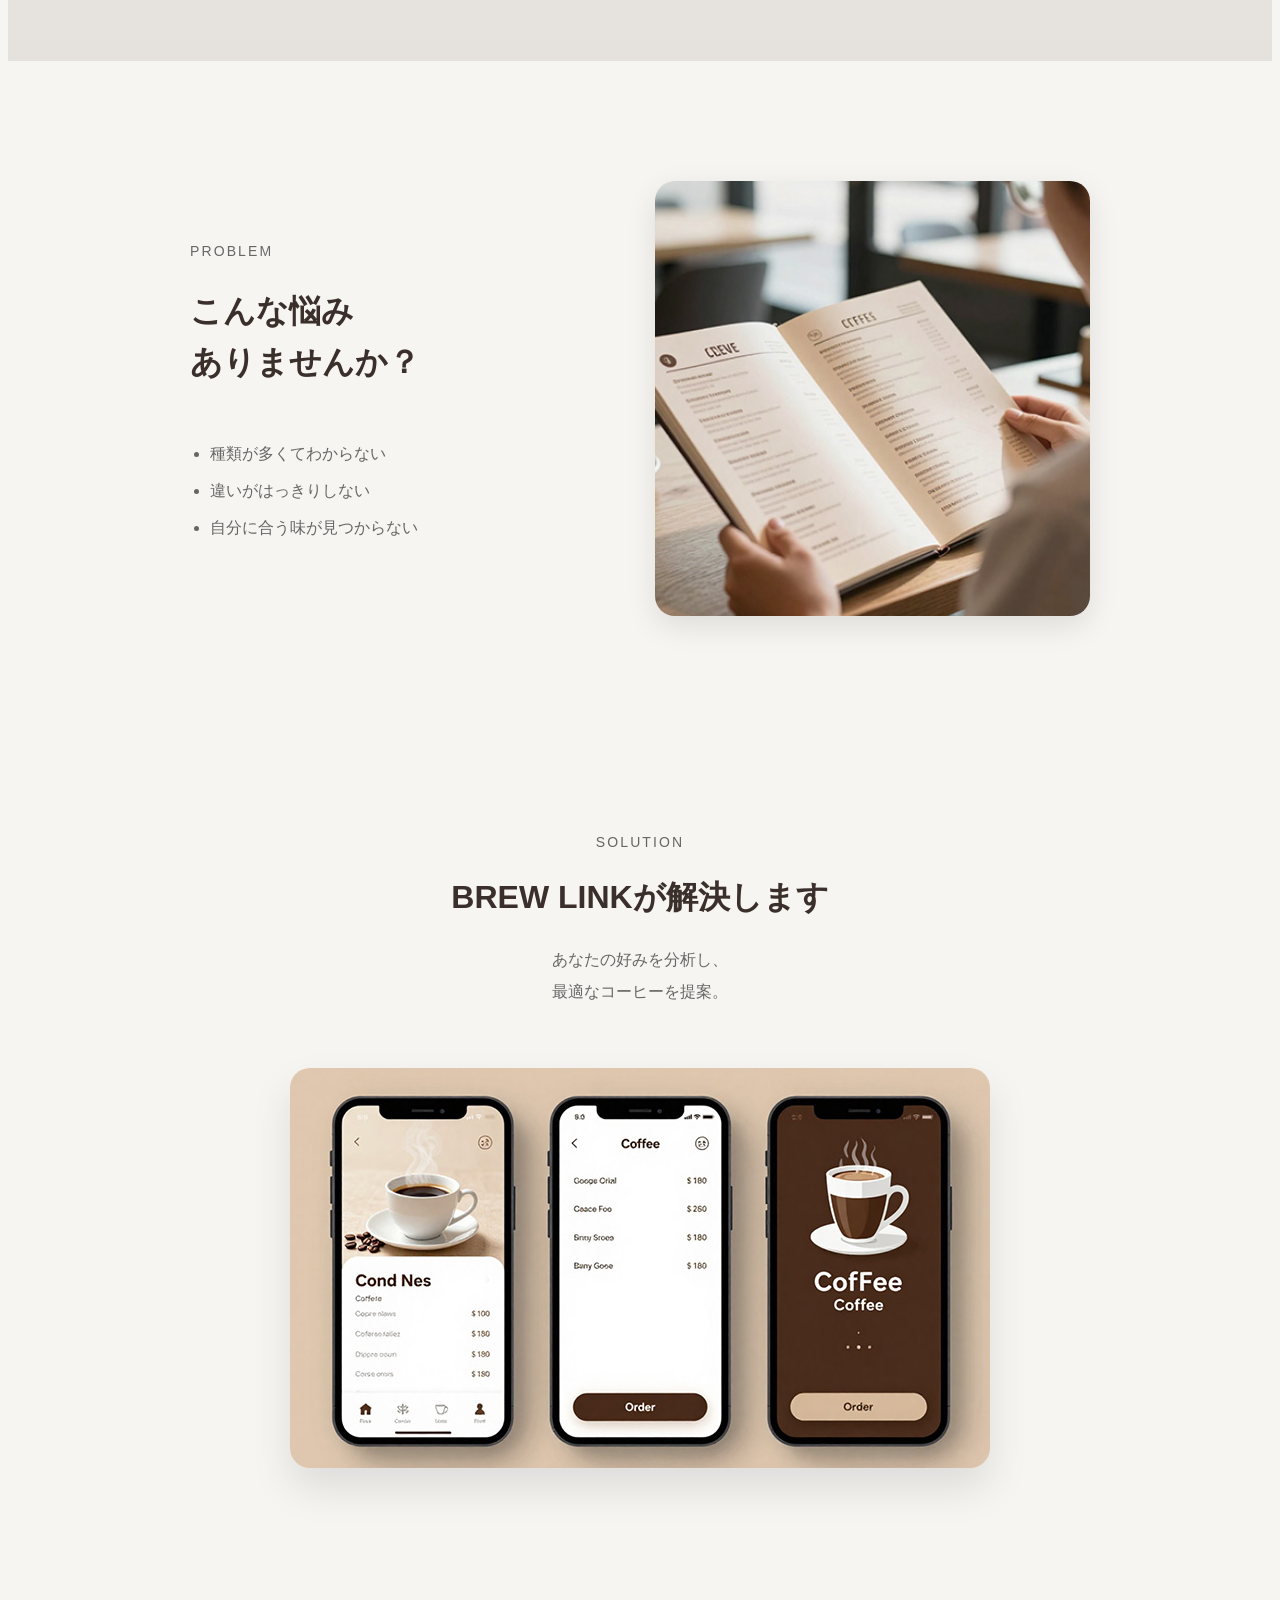
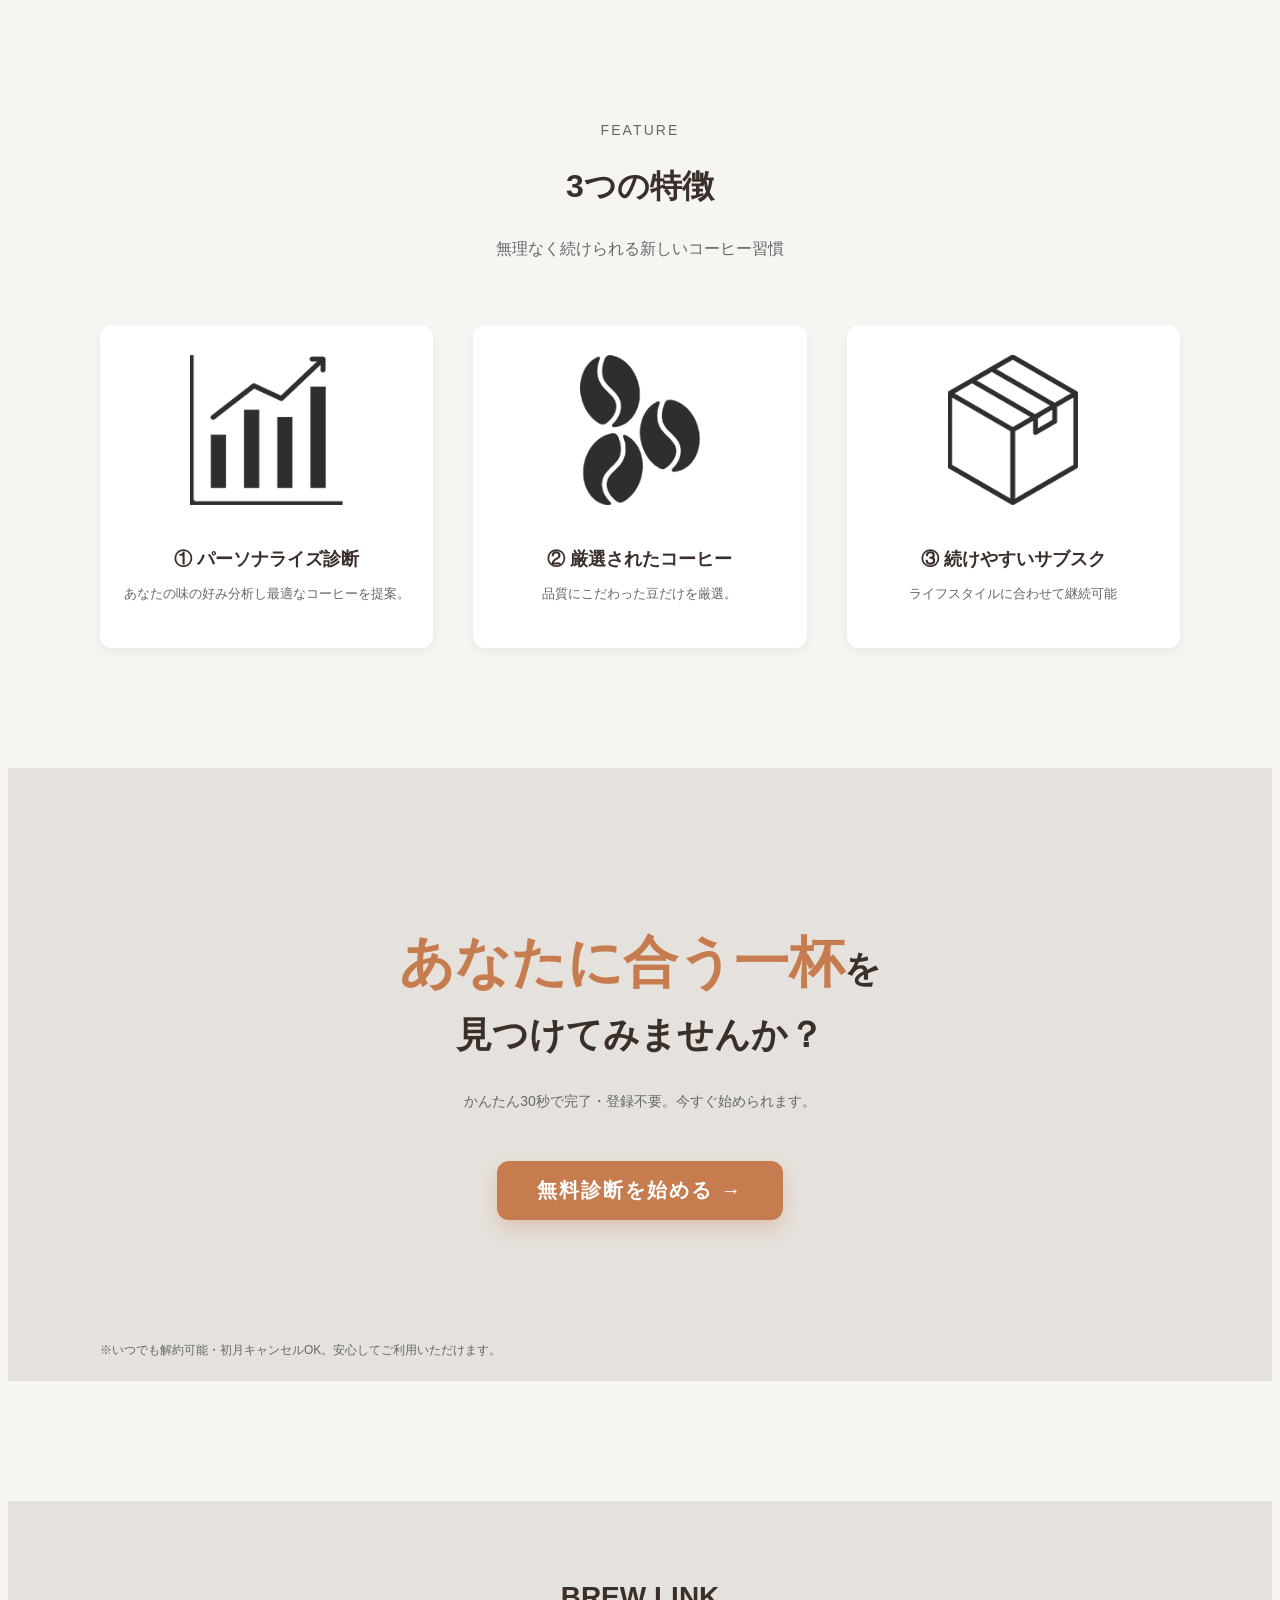
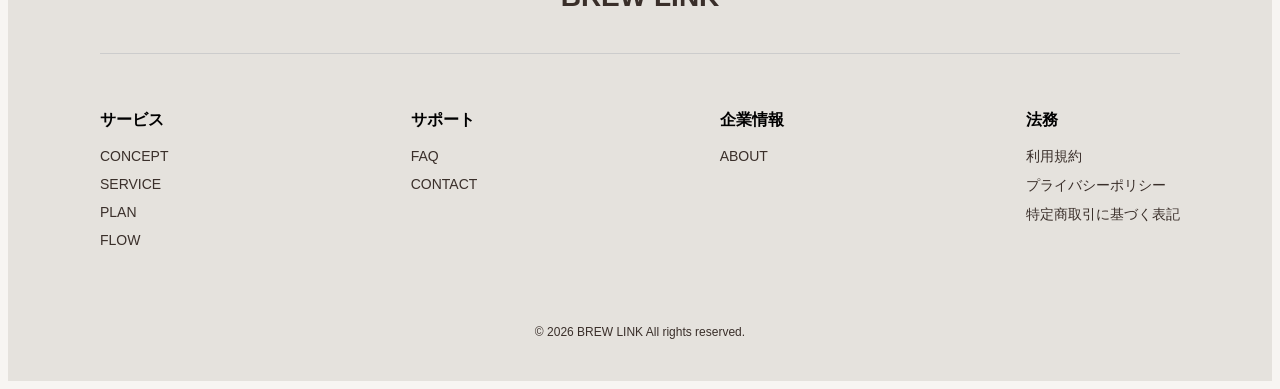
<file: concept.html>
<!DOCTYPE html>
<html lang="ja">
<head>
  <meta charset="UTF-8">
  <meta name="viewport" content="width=device-width, initial-scale=1.0">
  <title>CONCEPT | BREW LINK</title>
  <link rel="stylesheet" href="css/style.css">
  <link rel="stylesheet" href="css/concept.css">
</head>

<body id="top">

<header class="header">
  <div class="header_inner inner">

    <h1 class="logo">
      <a href="index.html">BREW LINK</a>
    </h1>

    <!-- ハンバーガー -->
    <div class="hamburger" id="hamburger">
      <span></span>
      <span></span>
      <span></span>
    </div>

    <nav class="nav">
      <ul class="nav_list">
        <li>
          <a href="concept.html" class="active">
            <span class="nav_en">CONCEPT</span>
            <span class="nav_jp">コンセプト</span>
          </a>
        </li>
        <li>
          <a href="service.html">
            <span class="nav_en">SERVICE</span>
            <span class="nav_jp">サービス</span>
          </a>
        </li>
        <li>
          <a href="plan.html">
            <span class="nav_en">PLAN</span>
            <span class="nav_jp">プラン</span>
          </a>
        </li>
        <li>
          <a href="about.html">
            <span class="nav_en">ABOUT</span>
            <span class="nav_jp">会社情報</span>
          </a>
        </li>
        <li>
          <a href="contact.html">
            <span class="nav_en">CONTACT</span>
            <span class="nav_jp">お問い合わせ</span>
          </a>
        </li>
      </ul>
      <!-- CTAスマホ用 -->
      <div class="nav_cta">
        <a href="flow.html#diagnosis" class="btn">無料診断</a>
      </div>
    </nav>

    <div class="header_cta">
      <a href="flow.html#diagnosis" class="btn">無料診断</a>
    </div>
  </div>
</header>

<section class="fv">
  <div class="fv_img">
    <img src="images/fv_concept.jpg" alt="コーヒー">
  </div>

  <div class="fv_content inner">
    <p class="fv_label">CONCEPT</p>

    <h2 class="fv_title">
      コーヒー選びを、<br>
      もっと自然に、スマートに。
    </h2>
  </div>
</section>

<section class="concept_message">
  <div class="inner concept_message_inner">

    <p class="concept_label">CONCEPT</p>

    <h2 class="concept_title">
      私たちが目指すもの
    </h2>

    <div class="concept_text">
      <p>
        コーヒーは好きだけど、<br>
        <span>選び方がわからない。</span>
      </p>
      <p>
        種類や味の違いに迷い、<br>
        <span>なんとなく選んでしまう。</span>
      </p>
      <p>
        そんな体験を、<br>
        <span>テクノロジーで変えたい。</span>
      </p>
    </div>

    <p class="concept_lead">
      BREW LINKは、<br>あなたに合う一杯へ導きます。
    </p>
  </div>
</section>

<section class="problem">
  <div class="problem_inner inner">

    <!-- 左 -->
    <div class="problem_content">
      <p class="problem_label">PROBLEM</p>

      <h2 class="problem_title">
        こんな悩み<br>
        ありませんか？
      </h2>
      <ul class="problem_list">
        <li>種類が多くてわからない</li>
        <li>違いがはっきりしない</li>
        <li>自分に合う味が見つからない</li>
      </ul>
    </div>

    <!-- 右 -->
    <div class="problem_img">
      <img src="images/concept_problem.jpg" alt="メニューを見る女性">
    </div>
  </div>
</section>

<section class="solution">
  <div class="inner solution_inner">

    <p class="solution_label">SOLUTION</p>
    <h2 class="solution_title">
      BREW LINKが解決します
    </h2>

    <p class="solution_text">
      あなたの好みを分析し、<br>
      最適なコーヒーを提案。
    </p>
    <div class="solution_img">
      <img src="images/concept_smartphone.jpg" alt="アプリ画面">
    </div>
  </div>
</section>

<section class="feature">
  <div class="inner">
    <div class="feature_content">
      <p class="feature_label">FEATURE</p>

      <h2 class="feature_title">
        3つの特徴
      </h2>
    
      <p class="feature_text">
        無理なく続けられる新しいコーヒー習慣
      </p>

      <div class="feature_list">
        <div class="feature_item">
          <img src="images/icon01_top.png" alt="分析">
          <h3>① パーソナライズ診断</h3>
          <p>あなたの味の好み分析し最適なコーヒーを提案。</p>
        </div>

        <div class="feature_item">
          <img src="images/icon02_top.png" alt="提案">
          <h3>② 厳選されたコーヒー</h3>
          <p>品質にこだわった豆だけを厳選。</p>
        </div>

        <div class="feature_item">
          <img src="images/icon03_top.png" alt="配送">
          <h3>③ 続けやすいサブスク</h3>
          <p>ライフスタイルに合わせて継続可能</p>
        </div>
      </div>
    </div>
  </div>
</section>

<section class="cta cta_last">
  <div class="inner">

    <h2 class="cta_title">
      <span>あなたに合う一杯</span>を<br>
      見つけてみませんか？
    </h2>

    <p class="cta_text">
      かんたん30秒で完了・登録不要。今すぐ始められます。
    </p>

    <a href="flow.html#diagnosis" class="btn cta_btn">
      無料診断を始める →
    </a>

    <p class="cta_note">
      ※いつでも解約可能・初月キャンセルOK。安心してご利用いただけます。
    </p>

  </div>
</section>

<footer class="footer">
  <div class="inner footer_inner">

    <div class="footer_logo">
      <a href="index.html">BREW LINK</a>
    </div>

    <div class="footer_nav">

      <div class="footer_col">
        <p>サービス</p>
        <ul>
          <li><a href="concept.html">CONCEPT</a></li>
          <li><a href="service.html">SERVICE</a></li>
          <li><a href="plan.html">PLAN</a></li>
          <li><a href="flow.html">FLOW</a></li>
        </ul>
      </div>

      <div class="footer_col">
        <p>サポート</p>
        <ul>
          <li><a href="faq.html">FAQ</a></li>
          <li><a href="contact.html">CONTACT</a></li>
        </ul>
      </div>

      <div class="footer_col">
        <p>企業情報</p>
        <ul>
          <li><a href="about.html">ABOUT</a></li>
        </ul>
      </div>

      <div class="footer_col">
        <p>法務</p>
        <ul>
          <li><a href="terms.html">利用規約</a></li>
          <li><a href="privacy_policy.html">プライバシーポリシー</a></li>
          <li><a href="legal_notice.html">特定商取引に基づく表記</a></li>
        </ul>
      </div>

    </div>

    <p class="copyright">
      © 2026 BREW LINK All rights reserved.
    </p>

  </div>
</footer>

<button id="page-top" aria-label="ページトップへ戻る">
  ↑
</button>

<script src="js/script.js"></script>

</body>
</html>
</file>
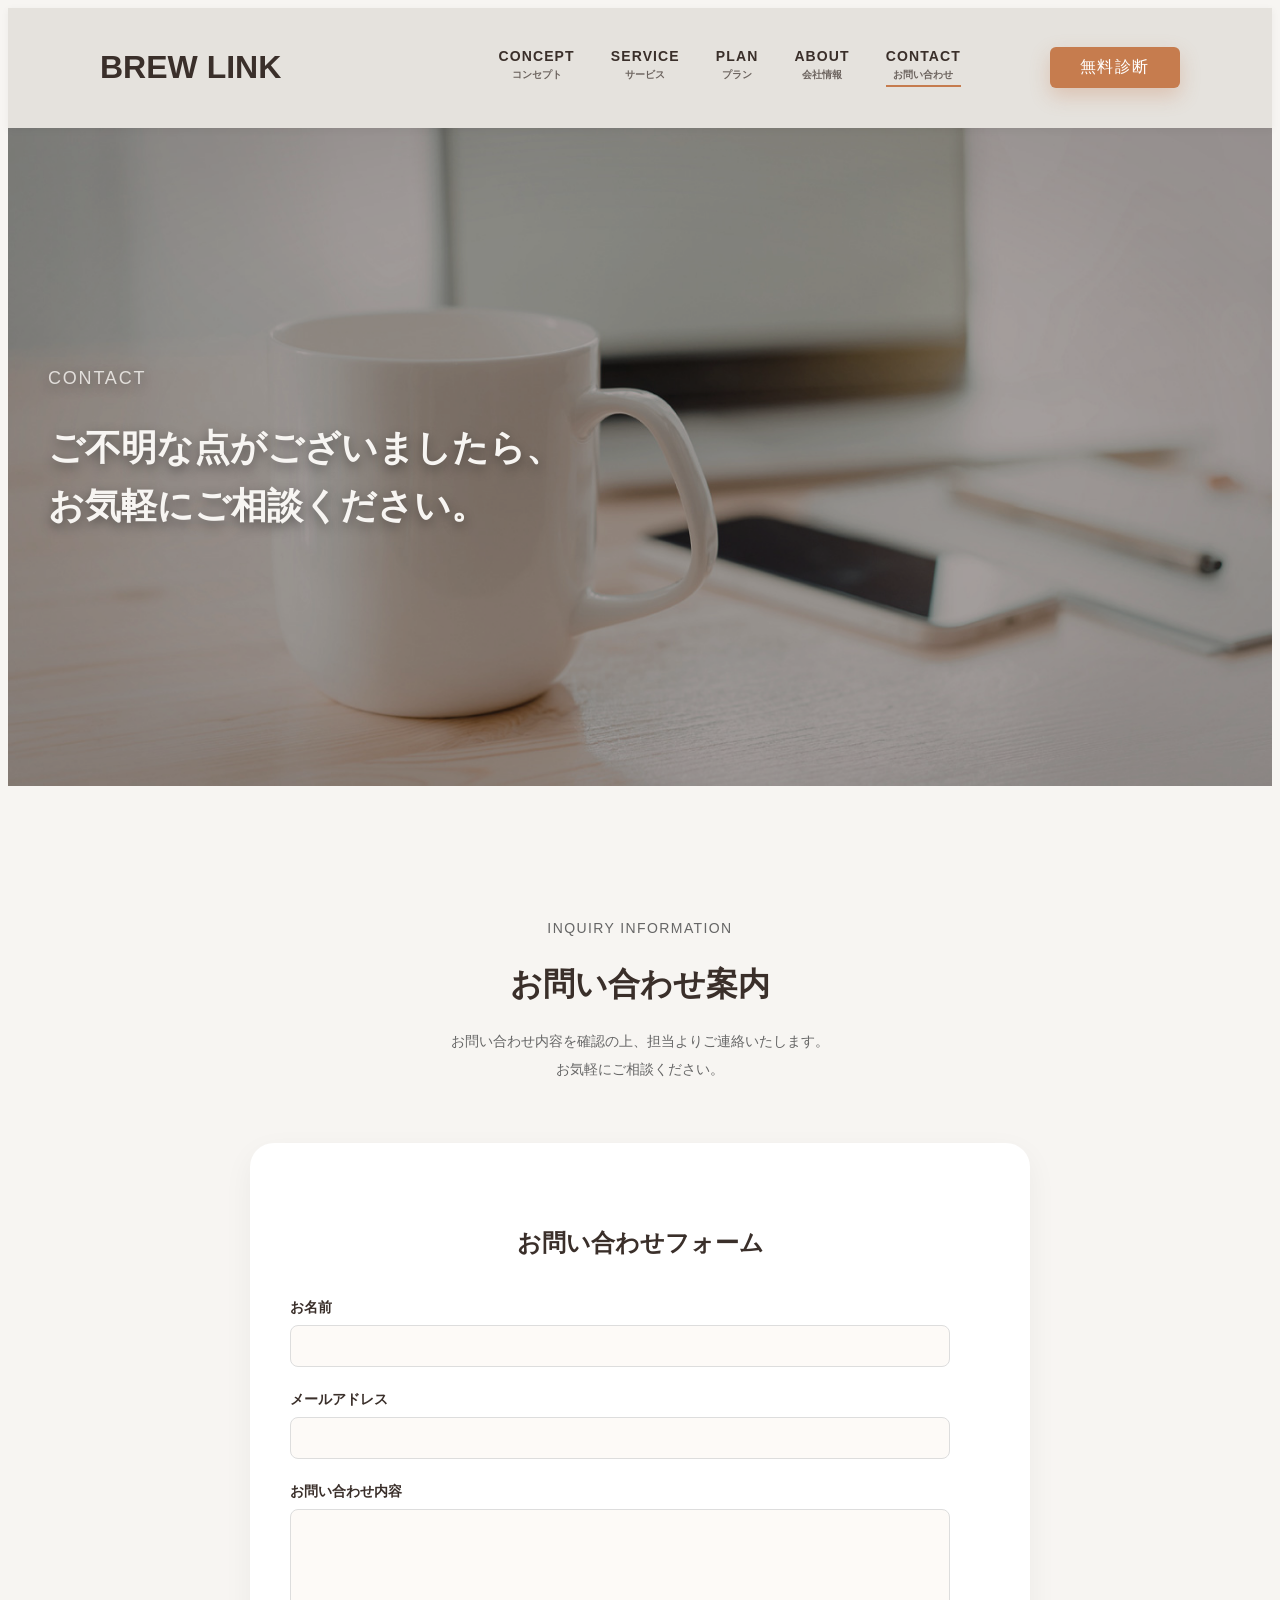
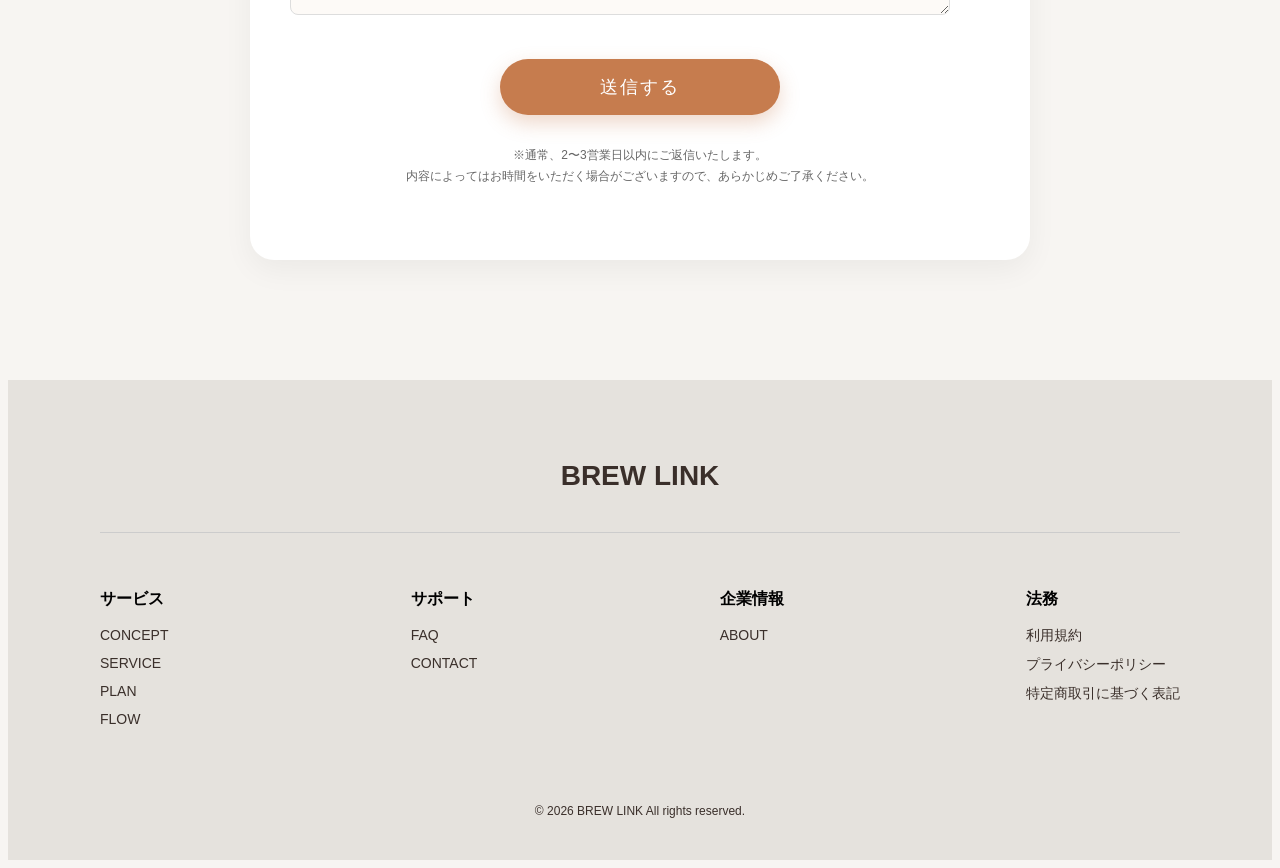
<file: contact.html>
<!DOCTYPE html>
<html lang="ja">
<head>
  <meta charset="UTF-8">
  <meta name="viewport" content="width=device-width, initial-scale=1.0">
  <title>CONTACT | BREW LINK</title>
  <link rel="stylesheet" href="css/style.css">
  <link rel="stylesheet" href="css/contact.css">
</head>

<body id="top">

<header class="header">
  <div class="inner header_inner">

    <h1 class="logo">
      <a href="index.html">BREW LINK</a>
    </h1>

    <!-- ハンバーガー -->
    <div class="hamburger" id="hamburger">
      <span></span>
      <span></span>
      <span></span>
    </div>

    <nav class="nav">
      <ul class="nav_list">
        <li>
          <a href="concept.html">
            <span class="nav_en">CONCEPT</span>
            <span class="nav_jp">コンセプト</span>
          </a>
        </li>
        <li>
          <a href="service.html">
            <span class="nav_en">SERVICE</span>
            <span class="nav_jp">サービス</span>
          </a>
        </li>
        <li>
          <a href="plan.html">
            <span class="nav_en">PLAN</span>
            <span class="nav_jp">プラン</span>
          </a>
        </li>
        <li>
          <a href="about.html">
            <span class="nav_en">ABOUT</span>
            <span class="nav_jp">会社情報</span>
          </a>
        </li>
        <li>
          <a href="contact.html" class="active">
            <span class="nav_en">CONTACT</span>
            <span class="nav_jp">お問い合わせ</span>
          </a>
        </li>
      </ul>
      <!-- CTAスマホ用 -->
      <div class="nav_cta">
        <a href="flow.html#diagnosis" class="btn">無料診断</a>
      </div>
    </nav>

    <div class="header_cta">
      <a href="flow.html#diagnosis" class="btn">無料診断</a>
    </div>
  </div>
</header>

<section class="fv">
  <div class="fv_img">
    <img src="images/fv_contact.jpg" alt="コーヒー">
  </div>

  <div class="fv_content inner">
    <p class="fv_label">CONTACT</p>

    <h2 class="fv_title">
      ご不明な点がございましたら、<br>
      お気軽にご相談ください。
    </h2>
  </div>
</section>

<section class="contact">
  <div class="inner contact_inner">

    <p class="contact_label">INQUIRY INFORMATION</p>
    <h2 class="contact_title">お問い合わせ案内</h2>

    <p class="contact_text">
      お問い合わせ内容を確認の上、担当よりご連絡いたします。<br>
      お気軽にご相談ください。
    </p>

    <div class="contact_form_wrap">

      <h3 class="contact_form_title">お問い合わせフォーム</h3>

      <form class="contact_form">
        <div class="form_item">
          <label>お名前</label>
          <input type="text" name="name" required>
        </div>
        <div class="form_item">
          <label>メールアドレス</label>
          <input type="email" name="email" required>
        </div>
        <div class="form_item">
          <label>お問い合わせ内容</label>
          <textarea name="message" rows="5" required></textarea>
        </div>
        <button type="submit" class="btn contact_btn">
          送信する
        </button>
      </form>
      <p class="contact_note">
        ※通常、2〜3営業日以内にご返信いたします。<br>
        内容によってはお時間をいただく場合がございますので、あらかじめご了承ください。
      </p>
    </div>
  </div>
</section>

<footer class="footer">
  <div class="inner footer_inner">

    <div class="footer_logo">
      <a href="index.html">BREW LINK</a>
    </div>

    <div class="footer_nav">

      <div class="footer_col">
        <p>サービス</p>
        <ul>
          <li><a href="concept.html">CONCEPT</a></li>
          <li><a href="service.html">SERVICE</a></li>
          <li><a href="plan.html">PLAN</a></li>
          <li><a href="flow.html">FLOW</a></li>
        </ul>
      </div>

      <div class="footer_col">
        <p>サポート</p>
        <ul>
          <li><a href="faq.html">FAQ</a></li>
          <li><a href="contact.html">CONTACT</a></li>
        </ul>
      </div>

      <div class="footer_col">
        <p>企業情報</p>
        <ul>
          <li><a href="about.html">ABOUT</a></li>
        </ul>
      </div>

      <div class="footer_col">
        <p>法務</p>
        <ul>
          <li><a href="terms.html">利用規約</a></li>
          <li><a href="privacy_policy.html">プライバシーポリシー</a></li>
          <li><a href="legal_notice.html">特定商取引に基づく表記</a></li>
        </ul>
      </div>

    </div>

    <p class="copyright">
      © 2026 BREW LINK All rights reserved.
    </p>

  </div>
</footer>

<button id="page-top" aria-label="ページトップへ戻る">
  ↑
</button>

<script src="js/script.js"></script>

</body>
</html>
</file>
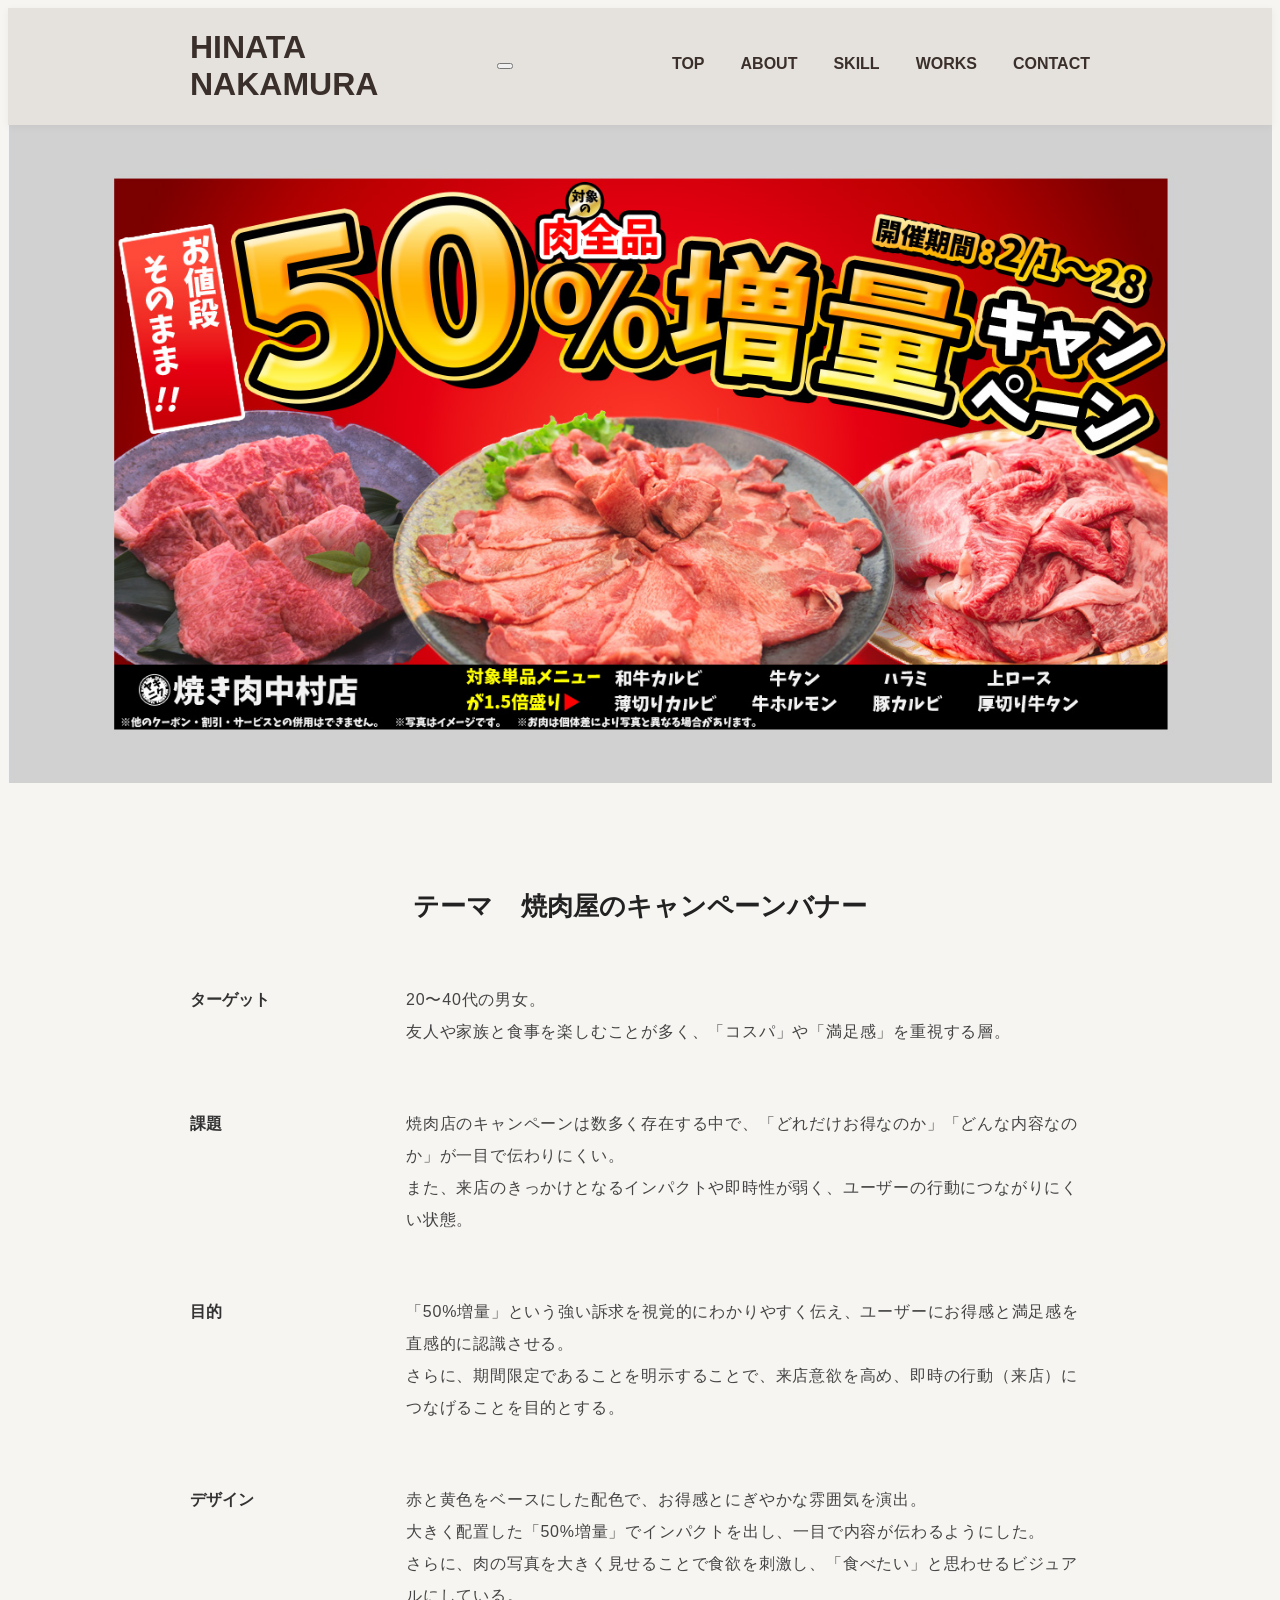
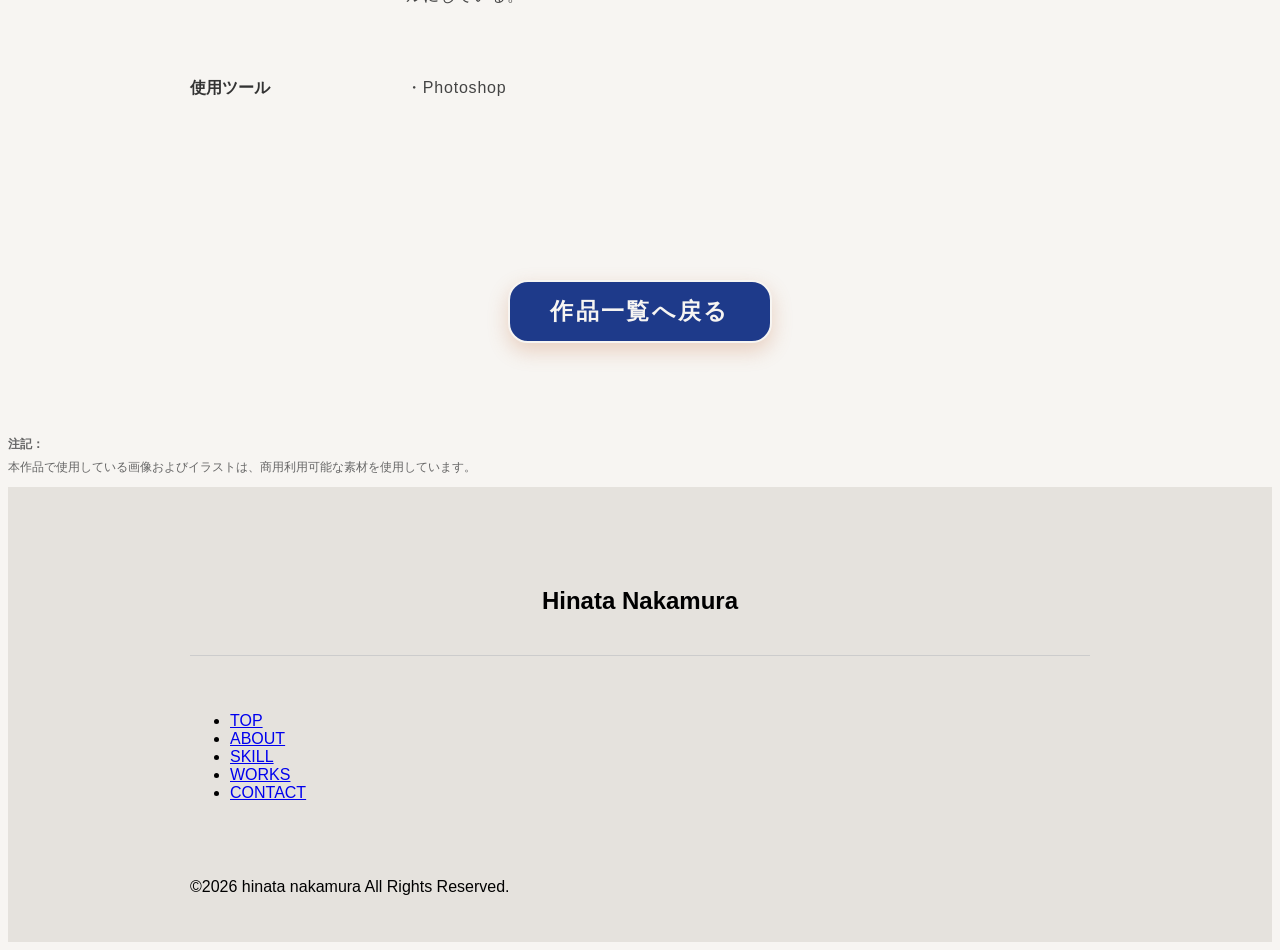
<file: detail_banner.html>
<!doctype html>
<html lang="ja">
<head>
	<meta charset="utf-8">
	<meta name="viewport" content="width=device-width, initial-scale=1.0">
	<title>Detail Lumiere | HINATA portfolio site</title>
	<link rel="stylesheet" href="css/style.css">
	<link rel="stylesheet" href="css/works_detail.css">
</head>

<body id="top">
	<header class="header">
  		<div class="inner header_inner">

    		<h1 class="logo">
      			<a href="index.html#top">HINATA<br>NAKAMURA</a>
   			</h1>
			
			<!-- ハンバーガー -->
    		<button class="hamburger" id="hamburger">
      			<span></span>
      			<span></span>
      			<span></span>
    		</button>
		
			<nav class="nav" id="nav">
      			<ul class="nav_list">
        			<li><a href="index.html#top">TOP</a></li>
        			<li><a href="index.html#about">ABOUT</a></li>
        			<li><a href="index.html#skill">SKILL</a></li>
        			<li><a href="index.html#works">WORKS</a></li>
        			<li><a href="index.html#contact">CONTACT</a></li>
				</ul>
    		</nav>
		</div>
	</header>

	<section class="fv">
  		<div class="fv_img">
    		<img src="images/fv_works04.jpg" alt="ワークデスク">
  		</div>
	</section>
	
	<section class="work_detail">
  		<div class="inner">

			<h2 class="work_title">
				テーマ <span>焼肉屋のキャンペーンバナー</span>
			</h2>

			<dl class="work_list">

				<div class="work_item">
					<dt>ターゲット</dt>
					<dd>
						20〜40代の男女。<br>
						友人や家族と食事を楽しむことが多く、「コスパ」や「満足感」を重視する層。
					</dd>
				</div>

				<div class="work_item">
					<dt>課題</dt>
					<dd>
						焼肉店のキャンペーンは数多く存在する中で、「どれだけお得なのか」「どんな内容なのか」が一目で伝わりにくい。<br>
						また、来店のきっかけとなるインパクトや即時性が弱く、ユーザーの行動につながりにくい状態。
					</dd>
				</div>

				<div class="work_item">
					<dt>目的</dt>
					<dd>
						「50%増量」という強い訴求を視覚的にわかりやすく伝え、ユーザーにお得感と満足感を直感的に認識させる。<br>
						さらに、期間限定であることを明示することで、来店意欲を高め、即時の行動（来店）につなげることを目的とする。
					</dd>
				</div>

				<div class="work_item">
					<dt>デザイン</dt>
					<dd>
						赤と黄色をベースにした配色で、お得感とにぎやかな雰囲気を演出。<br>
						大きく配置した「50%増量」でインパクトを出し、一目で内容が伝わるようにした。<br>
						さらに、肉の写真を大きく見せることで食欲を刺激し、「食べたい」と思わせるビジュアルにしている。
					</dd>
				</div>

				<div class="work_item">
					<dt>使用ツール</dt>
					<dd>
						・Photoshop
					</dd>
				</div>
			</dl>
		</div>
	</section>
	
	<section class="works_btn">
		<div class="inner">
		    <a href="index.html#works" class="btn">作品一覧へ戻る</a>
		</div>
	</section>

	<section class="detail_note">
		<dl>
			<dt>注記：</dt>
			<dd>本作品で使用している画像およびイラストは、商用利用可能な素材を使用しています。</dd>
		</dl>
	</section>
	
	<footer class="footer">
  		<div class="inner footer_inner">
			
    		<h2 class="footer_logo">
   				Hinata Nakamura
    		</h2>

    		<nav class="footer_nav">
      			<ul class="footer_list">
        			<li><a href="index.html#top">TOP</a></li>
        			<li><a href="index.html#about">ABOUT</a></li>
        			<li><a href="index.html#skill">SKILL</a></li>
        			<li><a href="index.html#works">WORKS</a></li>
        			<li><a href="index.html#contact">CONTACT</a></li>
     			</ul>
    		</nav>

    		<p class="footer_copy">
      			©2026 hinata nakamura All Rights Reserved.
    		</p>
  		</div>
	</footer>
	
	<button id="page-top" aria-label="ページトップへ戻る">
  	↑
	</button>

	<script src="js/script.js"></script>
</body>
</html>
</file>
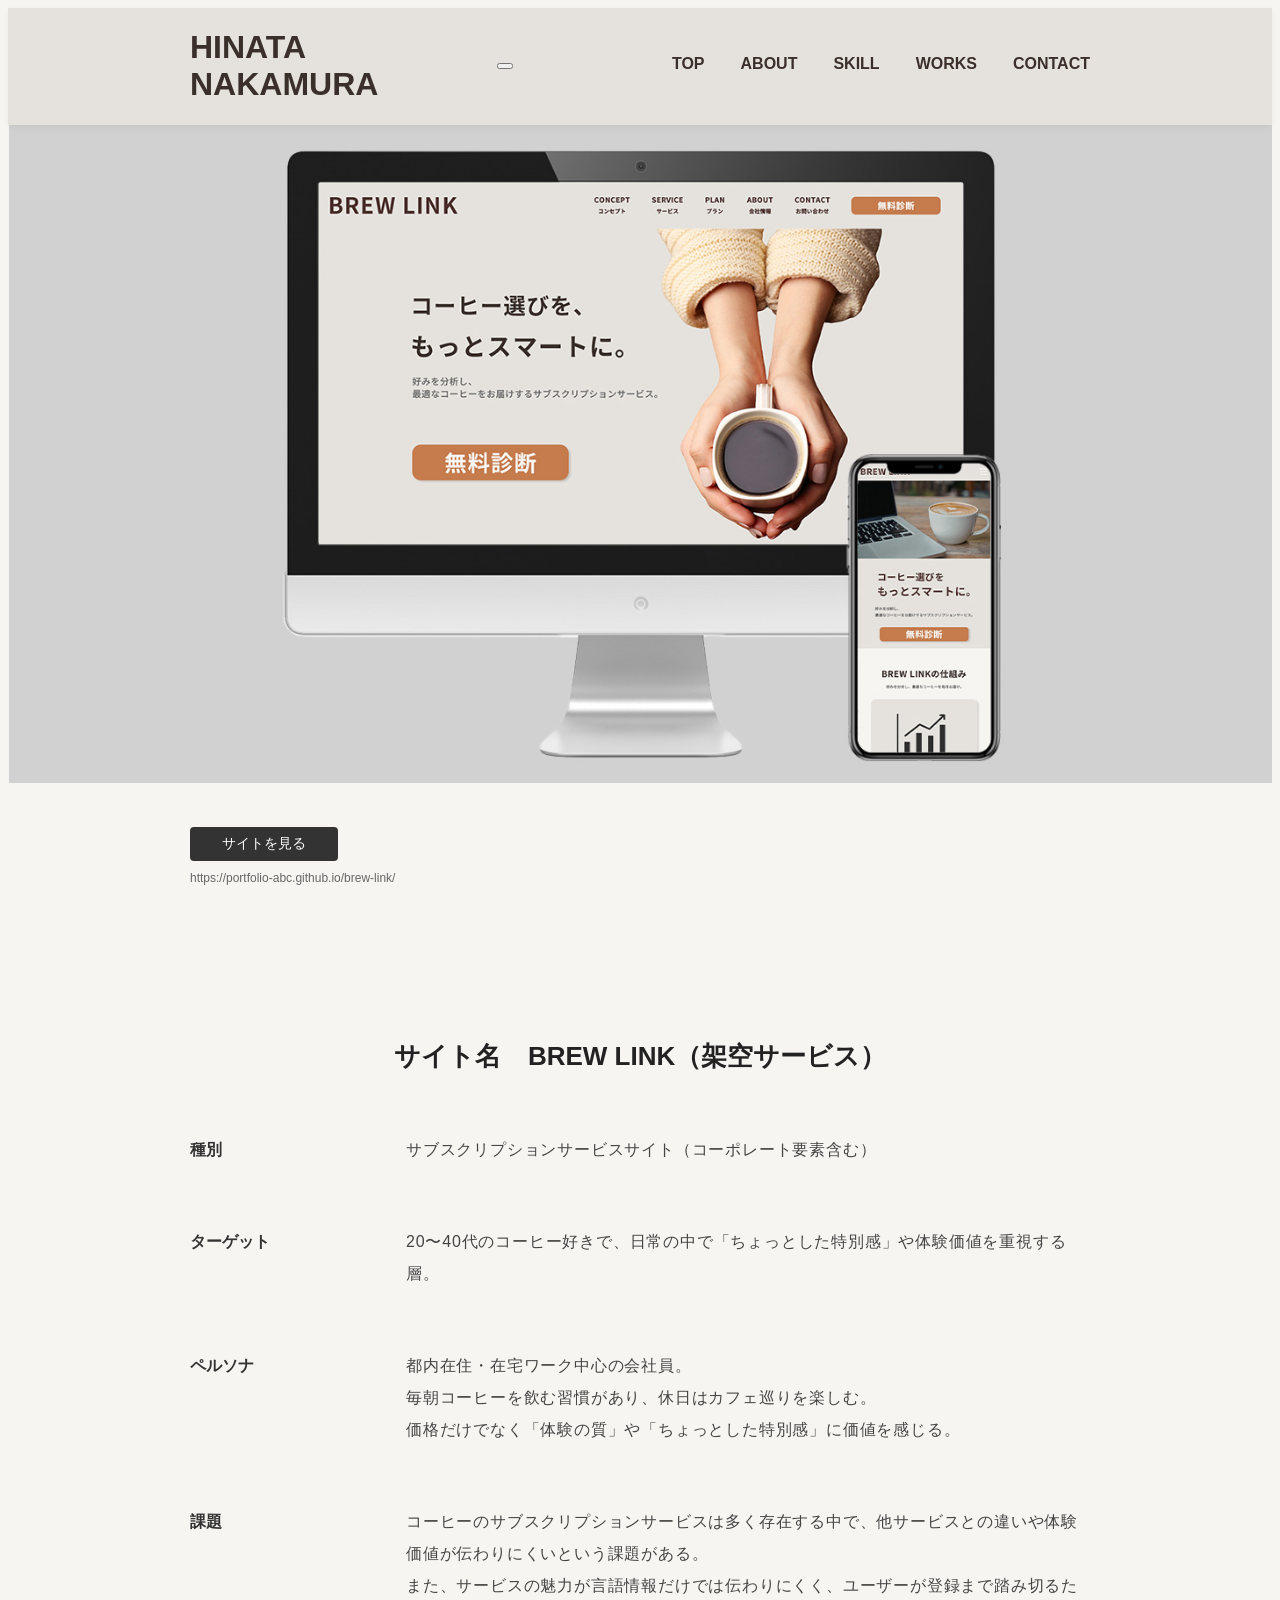
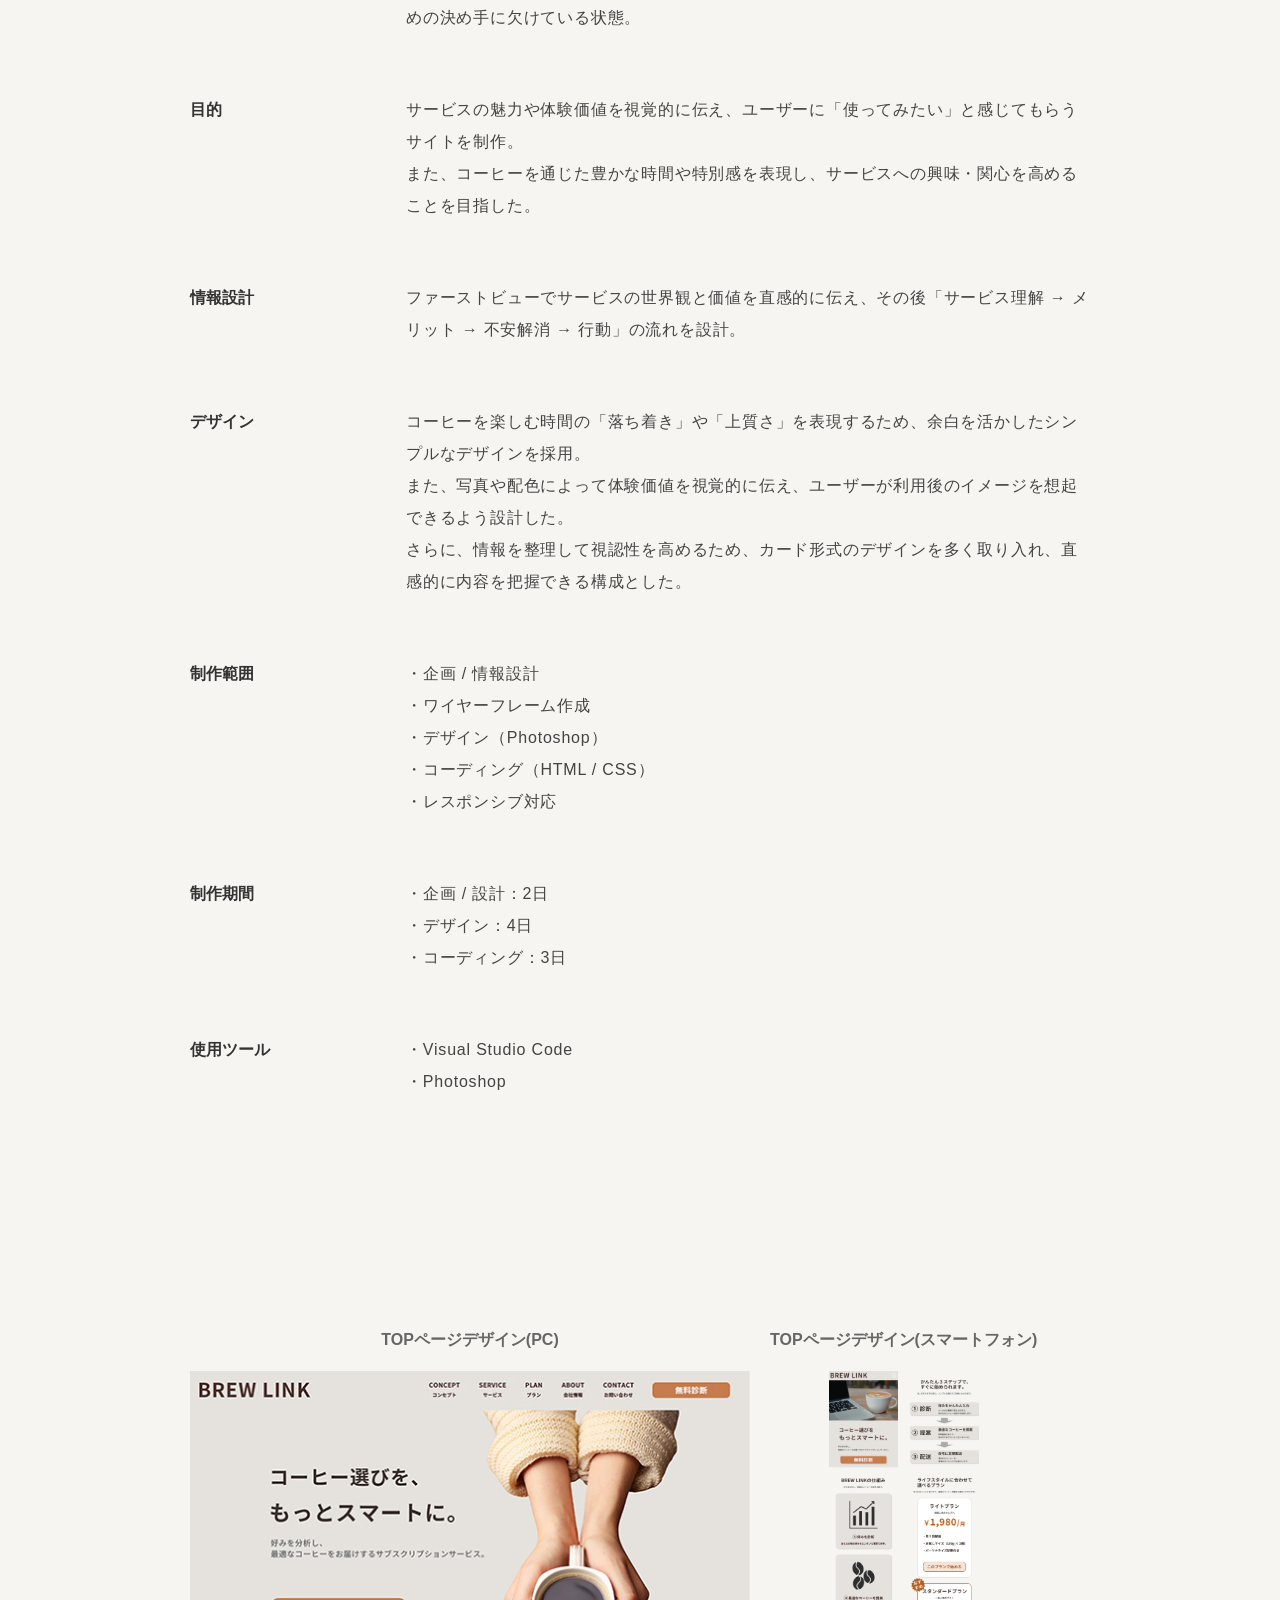
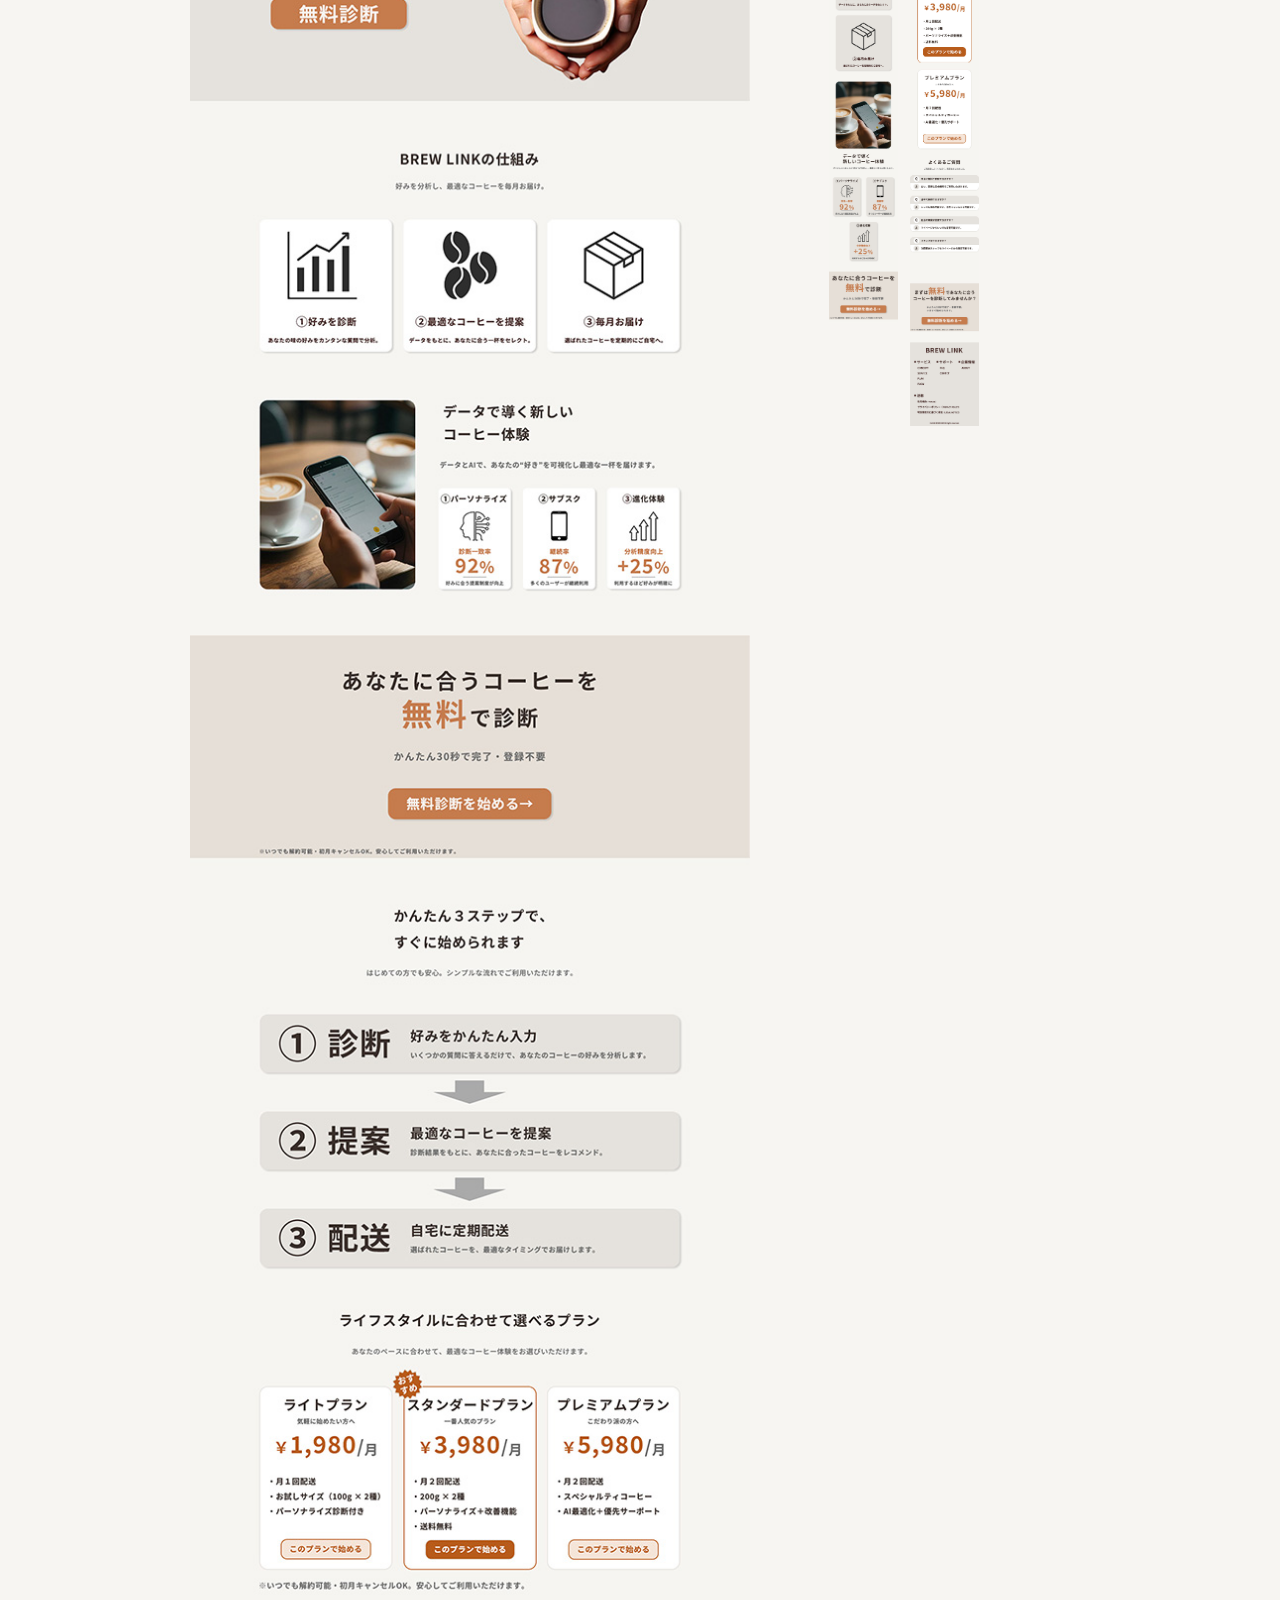
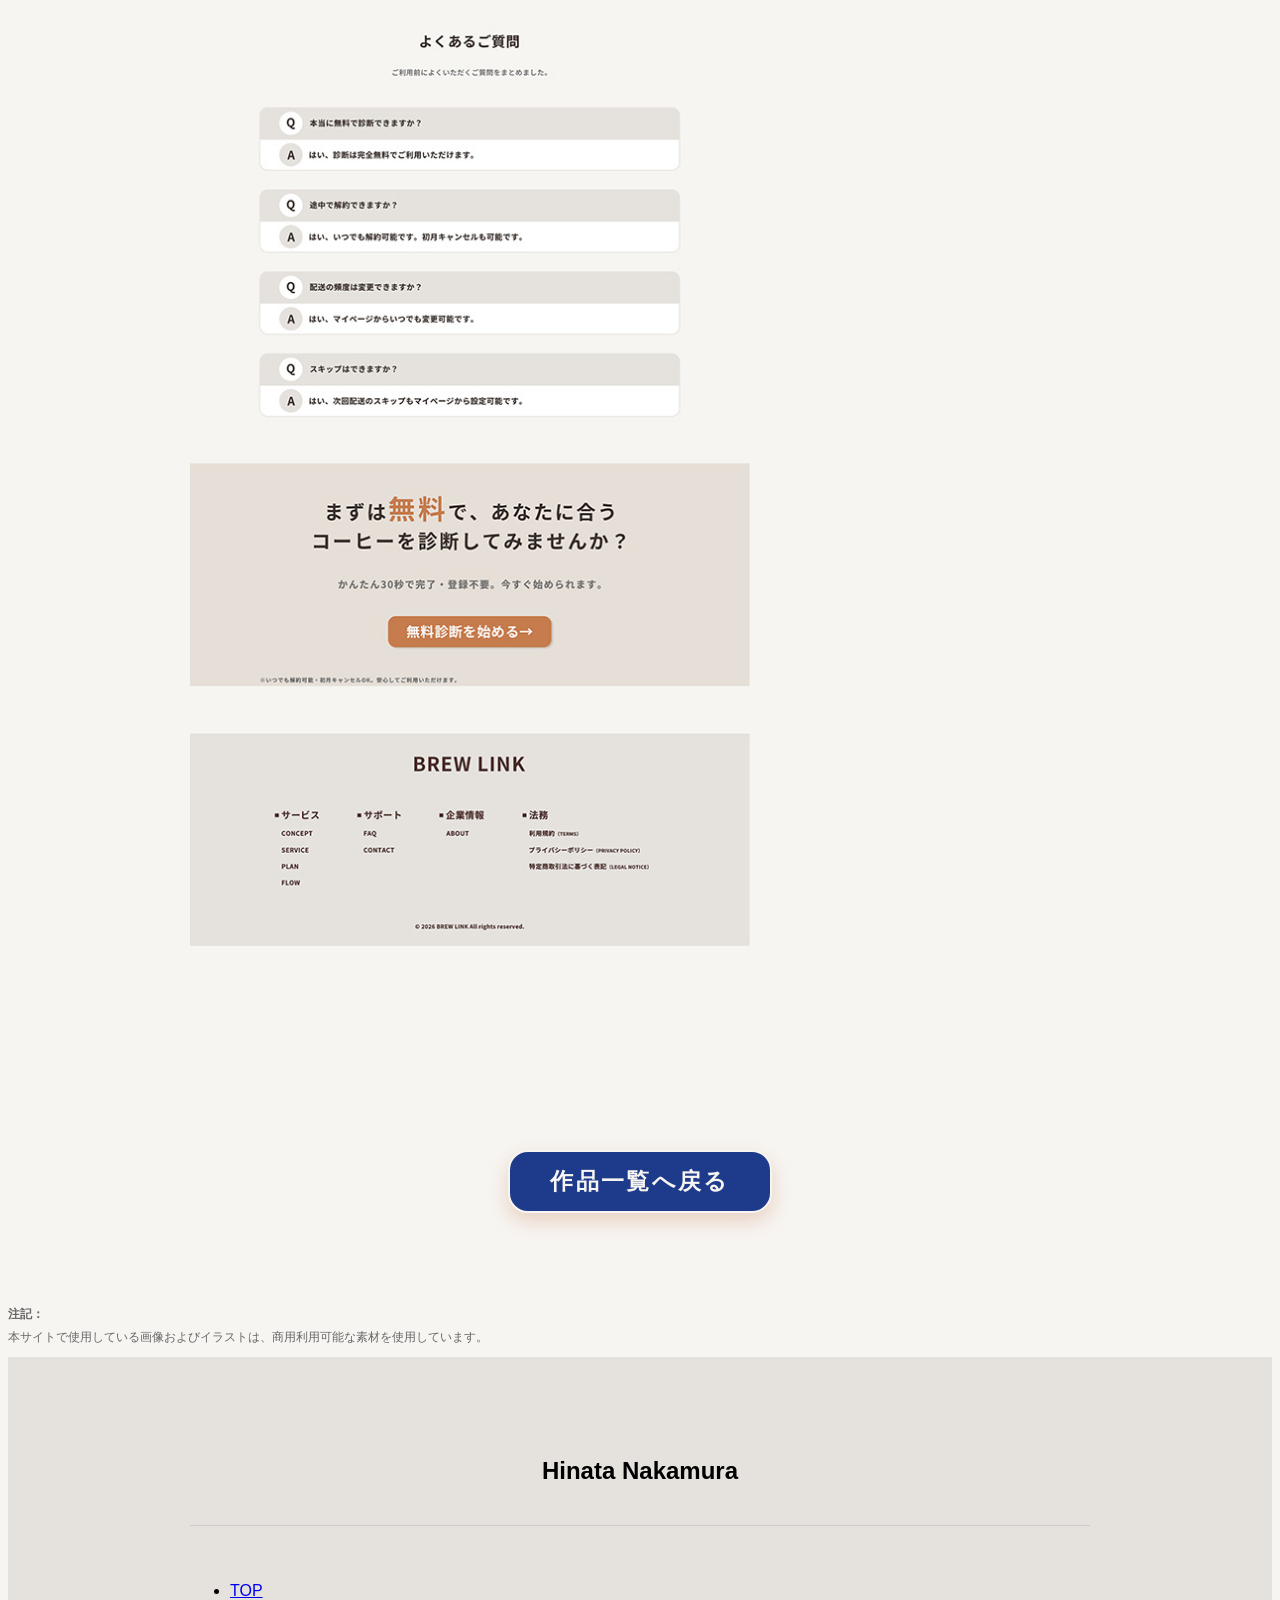
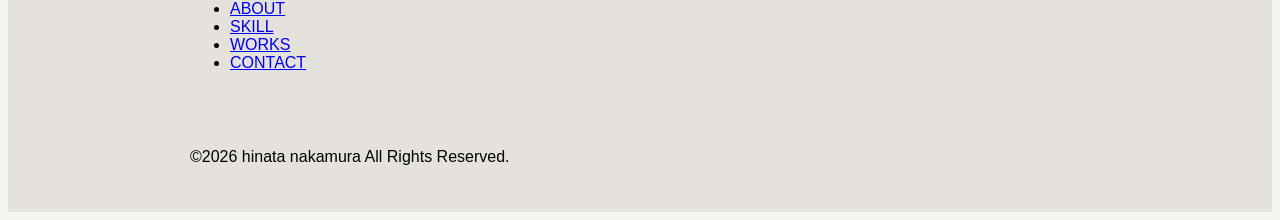
<file: detail_brew_link.html>
<!doctype html>
<html lang="ja">
<head>
	<meta charset="utf-8">
	<meta name="viewport" content="width=device-width, initial-scale=1.0">
	<title>Detail BREW LINK | HINATA portfolio site</title>
	<link rel="stylesheet" href="css/style.css">
	<link rel="stylesheet" href="css/works_detail.css">
</head>

<body id="top">
	<header class="header">
  		<div class="inner header_inner">

    		<h1 class="logo">
      			<a href="index.html#top">HINATA<br>NAKAMURA</a>
   			</h1>
			
			<!-- ハンバーガー -->
    		<button class="hamburger" id="hamburger">
      			<span></span>
      			<span></span>
      			<span></span>
    		</button>
		
			<nav class="nav" id="nav">
      			<ul class="nav_list">
        			<li><a href="index.html#top">TOP</a></li>
        			<li><a href="index.html#about">ABOUT</a></li>
        			<li><a href="index.html#skill">SKILL</a></li>
        			<li><a href="index.html#works">WORKS</a></li>
        			<li><a href="index.html#contact">CONTACT</a></li>
				</ul>
    		</nav>
		</div>
	</header>

	<section class="fv">
  		<div class="fv_img">
    		<img src="images/fv_works01.jpg" alt="ワークデスク">
  		</div>
	</section>

	<section class="work_link">
  		<div class="inner">
	    	<a href="https://portfolio-abc.github.io/brew-link/" target="_blank" class="work_link_btn">
    	  		サイトを見る
    		</a>
 		   	<p class="work_link_url">
    			https://portfolio-abc.github.io/brew-link/
    		</p>
  		</div>
	</section>

	<section class="work_detail">
  		<div class="inner">

			<h2 class="work_title">
				サイト名 <span>BREW LINK（架空サービス）</span>
			</h2>

			<dl class="work_list">

				<div class="work_item">
					<dt>種別</dt>
					<dd>サブスクリプションサービスサイト（コーポレート要素含む）</dd>
				</div>

				<div class="work_item">
					<dt>ターゲット</dt>
					<dd>
						20〜40代のコーヒー好きで、日常の中で「ちょっとした特別感」や体験価値を重視する層。
					</dd>
				</div>

				<div class="work_item">
					<dt>ペルソナ</dt>
					<dd>
						都内在住・在宅ワーク中心の会社員。<br>
						毎朝コーヒーを飲む習慣があり、休日はカフェ巡りを楽しむ。<br>
						価格だけでなく「体験の質」や「ちょっとした特別感」に価値を感じる。
					</dd>
				</div>

				<div class="work_item">
					<dt>課題</dt>
					<dd>
						コーヒーのサブスクリプションサービスは多く存在する中で、他サービスとの違いや体験価値が伝わりにくいという課題がある。<br>
						また、サービスの魅力が言語情報だけでは伝わりにくく、ユーザーが登録まで踏み切るための決め手に欠けている状態。
					</dd>
				</div>

				<div class="work_item">
					<dt>目的</dt>
					<dd>
						サービスの魅力や体験価値を視覚的に伝え、ユーザーに「使ってみたい」と感じてもらうサイトを制作。<br>
						また、コーヒーを通じた豊かな時間や特別感を表現し、サービスへの興味・関心を高めることを目指した。
					</dd>
				</div>

				<div class="work_item">
					<dt>情報設計</dt>
					<dd>
						 ファーストビューでサービスの世界観と価値を直感的に伝え、その後「サービス理解 → メリット → 不安解消 → 行動」の流れを設計。
					</dd>
				</div>

				<div class="work_item">
					<dt>デザイン</dt>
					<dd>
						コーヒーを楽しむ時間の「落ち着き」や「上質さ」を表現するため、余白を活かしたシンプルなデザインを採用。<br>
						また、写真や配色によって体験価値を視覚的に伝え、ユーザーが利用後のイメージを想起できるよう設計した。<br>
						さらに、情報を整理して視認性を高めるため、カード形式のデザインを多く取り入れ、直感的に内容を把握できる構成とした。
					</dd>
				</div>

				<div class="work_item">
					<dt>制作範囲</dt>
					<dd>
						・企画 / 情報設計<br>
						・ワイヤーフレーム作成<br>
						・デザイン（Photoshop）<br>
						・コーディング（HTML / CSS）<br>
						・レスポンシブ対応
					</dd>
				</div>

				<div class="work_item">
					<dt>制作期間</dt>
					<dd>
						・企画 / 設計：2日<br>
						・デザイン：4日<br>
						・コーディング：3日
					</dd>
				</div>

				<div class="work_item">
					<dt>使用ツール</dt>
					<dd>
						・Visual Studio Code<br>
						・Photoshop
					</dd>
				</div>

			</dl>
		</div>
	</section>
	
	<section class="design">
		<div class="inner">
			<div class="detail_images">
				<div class="detail_image PC_design">
					<p class="detail_label ">TOPページデザイン(PC)</p>
					<img src="images/brew_link_pc.jpg" alt="PCデザイン" >
				</div>
				<div class="detail_image smartphone_design">
					<p class="detail_label">TOPページデザイン(スマートフォン)</p>
					<picture>
						<source srcset="images/brew_link_smartphone02.png" media="(max-width: 950px)">
						<img src="images/brew_link_smartphone01.jpg" alt="スマホデザイン">
					</picture>
				</div>
			</div>
		</div>
	</section>
	
	<section class="works_btn">
		<div class="inner">
		    <a href="index.html#works" class="btn">作品一覧へ戻る</a>
		</div>
	</section>
	
	<section class="detail_note">
		<dl>
			<dt>注記：</dt>
			<dd>本サイトで使用している画像およびイラストは、商用利用可能な素材を使用しています。</dd>
		</dl>
	</section>
	
	<footer class="footer">
  		<div class="inner footer_inner">
			
    		<h2 class="footer_logo">
   				Hinata Nakamura
    		</h2>

    		<nav class="footer_nav">
      			<ul class="footer_list">
        			<li><a href="index.html#top">TOP</a></li>
        			<li><a href="index.html#about">ABOUT</a></li>
        			<li><a href="index.html#skill">SKILL</a></li>
        			<li><a href="index.html#works">WORKS</a></li>
        			<li><a href="index.html#contact">CONTACT</a></li>
     			</ul>
    		</nav>

    		<p class="footer_copy">
      			©2026 hinata nakamura All Rights Reserved.
    		</p>
  		</div>
	</footer>
	
	<button id="page-top" aria-label="ページトップへ戻る">
  	↑
	</button>

	<script src="js/script.js"></script>
</body>
</html>
</file>
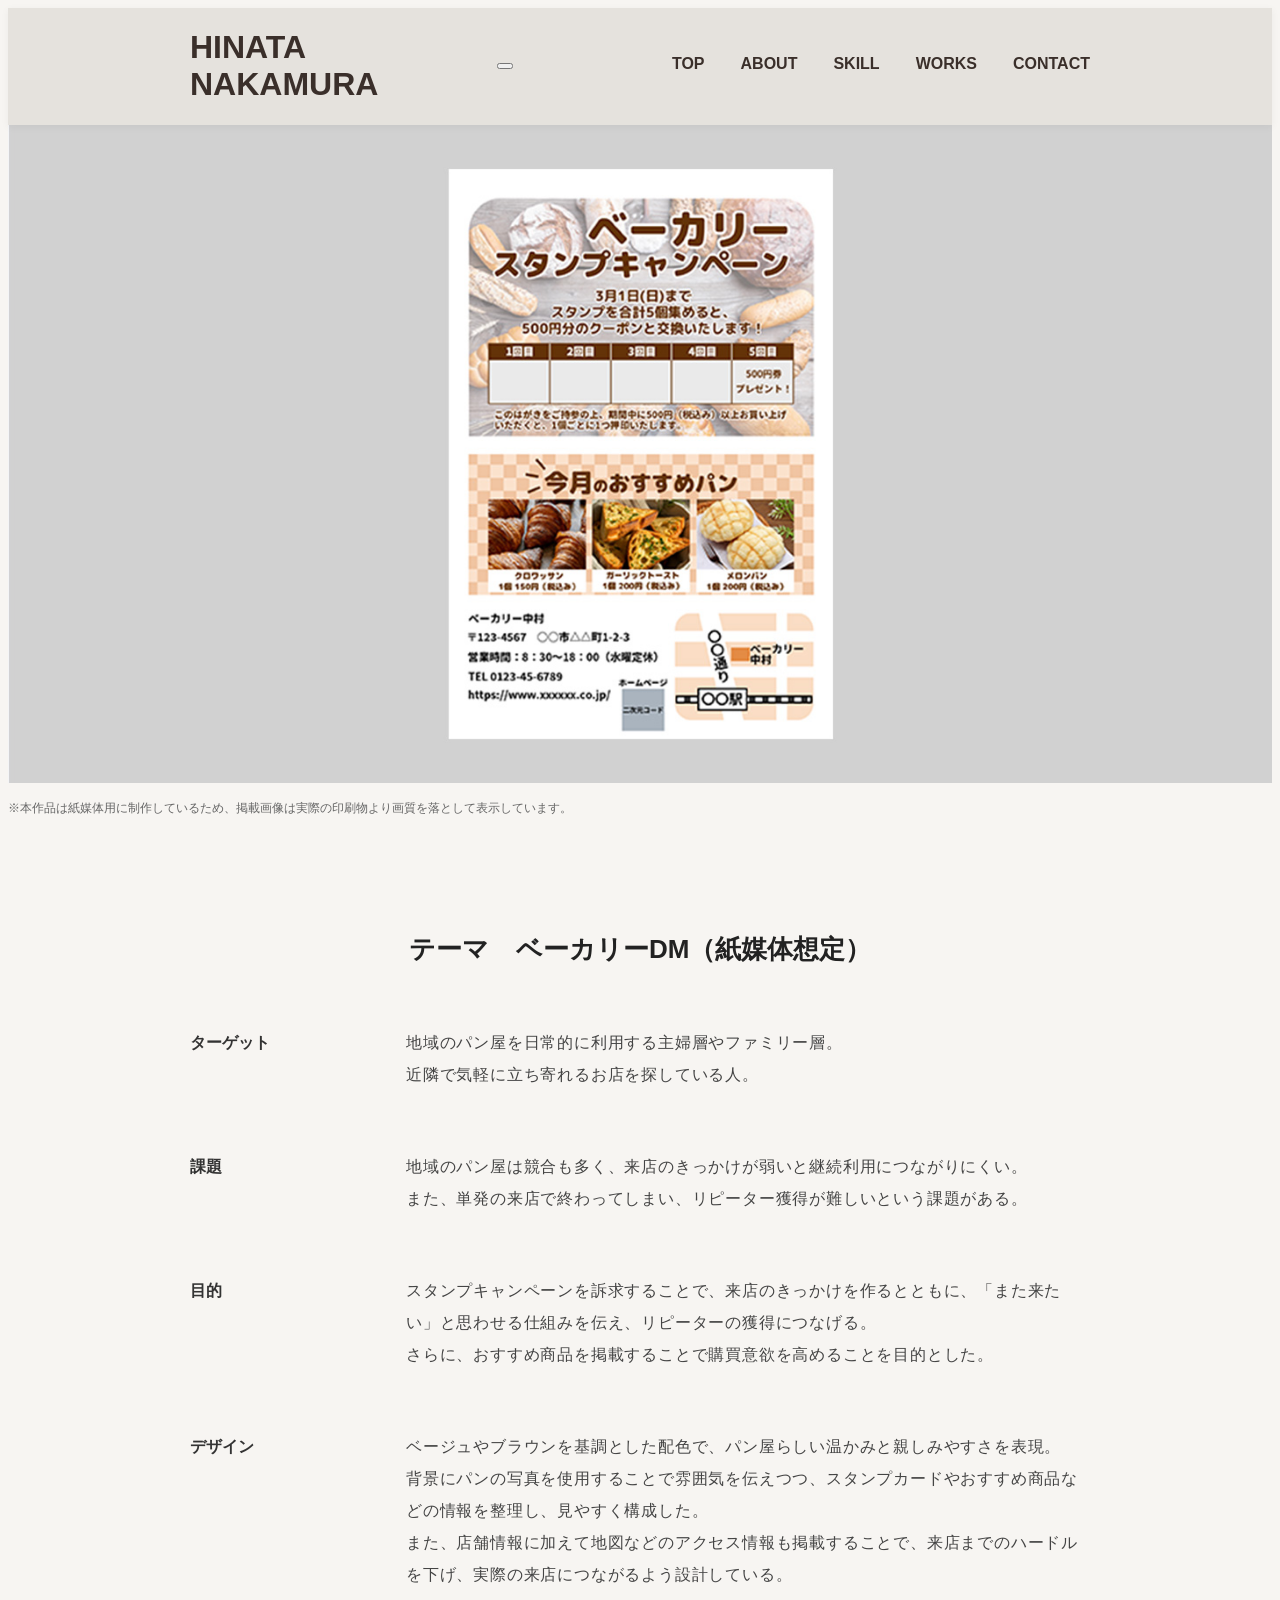
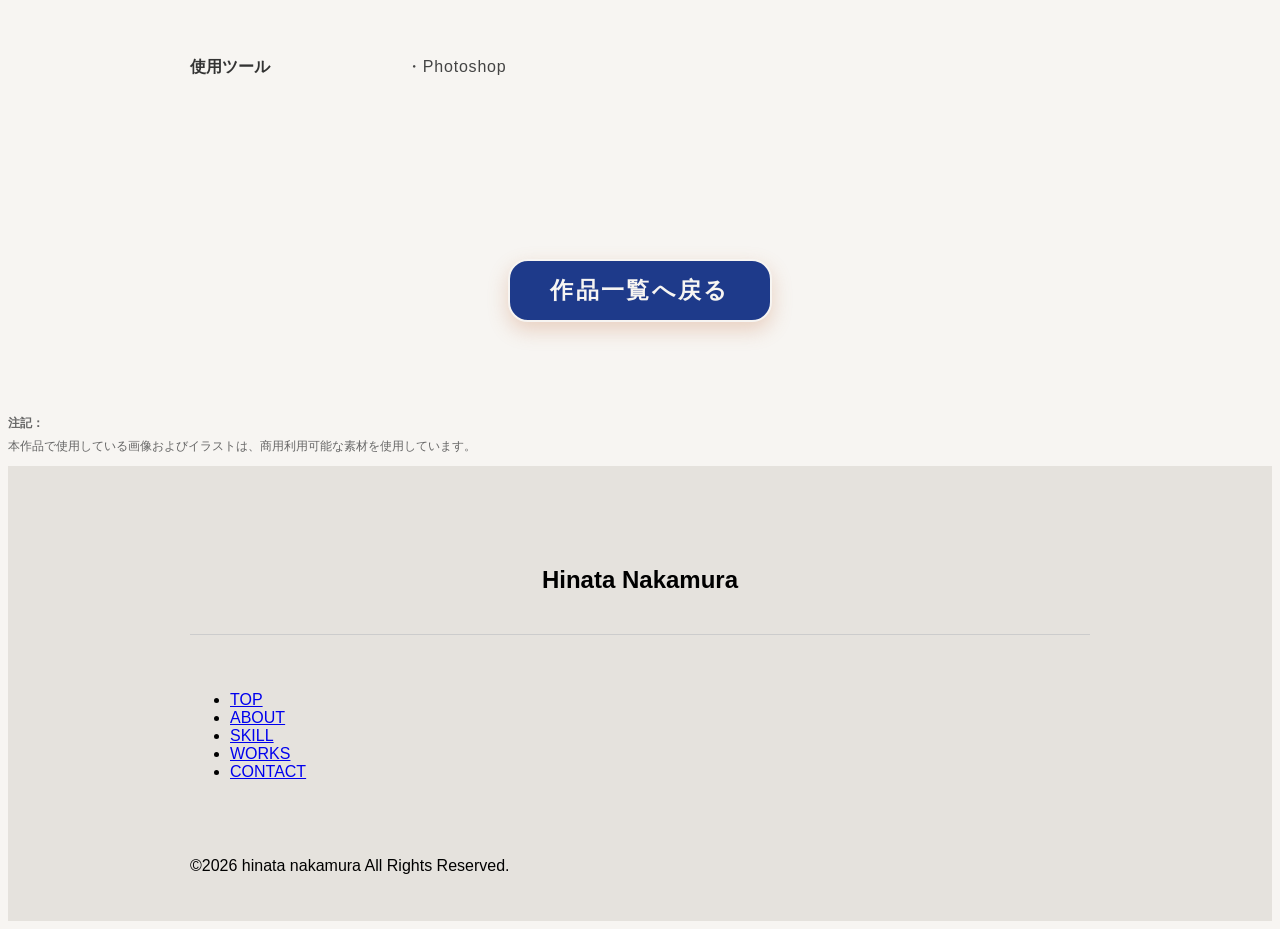
<file: detail_dm.html>
<!doctype html>
<html lang="ja">
<head>
	<meta charset="utf-8">
	<meta name="viewport" content="width=device-width, initial-scale=1.0">
	<title>Detail Lumiere | HINATA portfolio site</title>
	<link rel="stylesheet" href="css/style.css">
	<link rel="stylesheet" href="css/works_detail.css">
</head>

<body id="top">
	<header class="header">
  		<div class="inner header_inner">

    		<h1 class="logo">
      			<a href="index.html#top">HINATA<br>NAKAMURA</a>
   			</h1>
			
			<!-- ハンバーガー -->
    		<button class="hamburger" id="hamburger">
      			<span></span>
      			<span></span>
      			<span></span>
    		</button>
		
			<nav class="nav" id="nav">
      			<ul class="nav_list">
        			<li><a href="index.html#top">TOP</a></li>
        			<li><a href="index.html#about">ABOUT</a></li>
        			<li><a href="index.html#skill">SKILL</a></li>
        			<li><a href="index.html#works">WORKS</a></li>
        			<li><a href="index.html#contact">CONTACT</a></li>
				</ul>
    		</nav>
		</div>
	</header>

	<section class="fv">
  		<div class="fv_img">
    		<img src="images/fv_works05.jpg" alt="ワークデスク">
  		</div>
	</section>
	<section class="detail_note">
		<p>※本作品は紙媒体用に制作しているため、掲載画像は実際の印刷物より画質を落として表示しています。</p>
	</section>
	<section class="work_detail">
  		<div class="inner">

			<h2 class="work_title">
				テーマ <span>ベーカリーDM（紙媒体想定）</span>
			</h2>

			<dl class="work_list">

				<div class="work_item">
					<dt>ターゲット</dt>
					<dd>
						地域のパン屋を日常的に利用する主婦層やファミリー層。<br>
						近隣で気軽に立ち寄れるお店を探している人。<br>
					</dd>
				</div>

				<div class="work_item">
					<dt>課題</dt>
					<dd>
						地域のパン屋は競合も多く、来店のきっかけが弱いと継続利用につながりにくい。<br>
						また、単発の来店で終わってしまい、リピーター獲得が難しいという課題がある。<br>
					</dd>
				</div>

				<div class="work_item">
					<dt>目的</dt>
					<dd>
						スタンプキャンペーンを訴求することで、来店のきっかけを作るとともに、「また来たい」と思わせる仕組みを伝え、リピーターの獲得につなげる。<br>
						さらに、おすすめ商品を掲載することで購買意欲を高めることを目的とした。
					</dd>
				</div>

				<div class="work_item">
					<dt>デザイン</dt>
					<dd>
						ベージュやブラウンを基調とした配色で、パン屋らしい温かみと親しみやすさを表現。<br>
						背景にパンの写真を使用することで雰囲気を伝えつつ、スタンプカードやおすすめ商品などの情報を整理し、見やすく構成した。<br>
						また、店舗情報に加えて地図などのアクセス情報も掲載することで、来店までのハードルを下げ、実際の来店につながるよう設計している。
					</dd>
				</div>

				<div class="work_item">
					<dt>使用ツール</dt>
					<dd>
						・Photoshop
					</dd>
				</div>

			</dl>
		</div>
	</section>
	
	<section class="works_btn">
		<div class="inner">
		    <a href="index.html#works" class="btn">作品一覧へ戻る</a>
		</div>
	</section>

	<section class="detail_note">
		<dl>
			<dt>注記：</dt>
			<dd>本作品で使用している画像およびイラストは、商用利用可能な素材を使用しています。</dd>
		</dl>
	</section>
	
	<footer class="footer">
  		<div class="inner footer_inner">
			
    		<h2 class="footer_logo">
   				Hinata Nakamura
    		</h2>

    		<nav class="footer_nav">
      			<ul class="footer_list">
        			<li><a href="index.html#top">TOP</a></li>
        			<li><a href="index.html#about">ABOUT</a></li>
        			<li><a href="index.html#skill">SKILL</a></li>
        			<li><a href="index.html#works">WORKS</a></li>
        			<li><a href="index.html#contact">CONTACT</a></li>
     			</ul>
    		</nav>

    		<p class="footer_copy">
      			©2026 hinata nakamura All Rights Reserved.
    		</p>
  		</div>
	</footer>
	
	<button id="page-top" aria-label="ページトップへ戻る">
  	↑
	</button>

	<script src="js/script.js"></script>
</body>
</html>
</file>
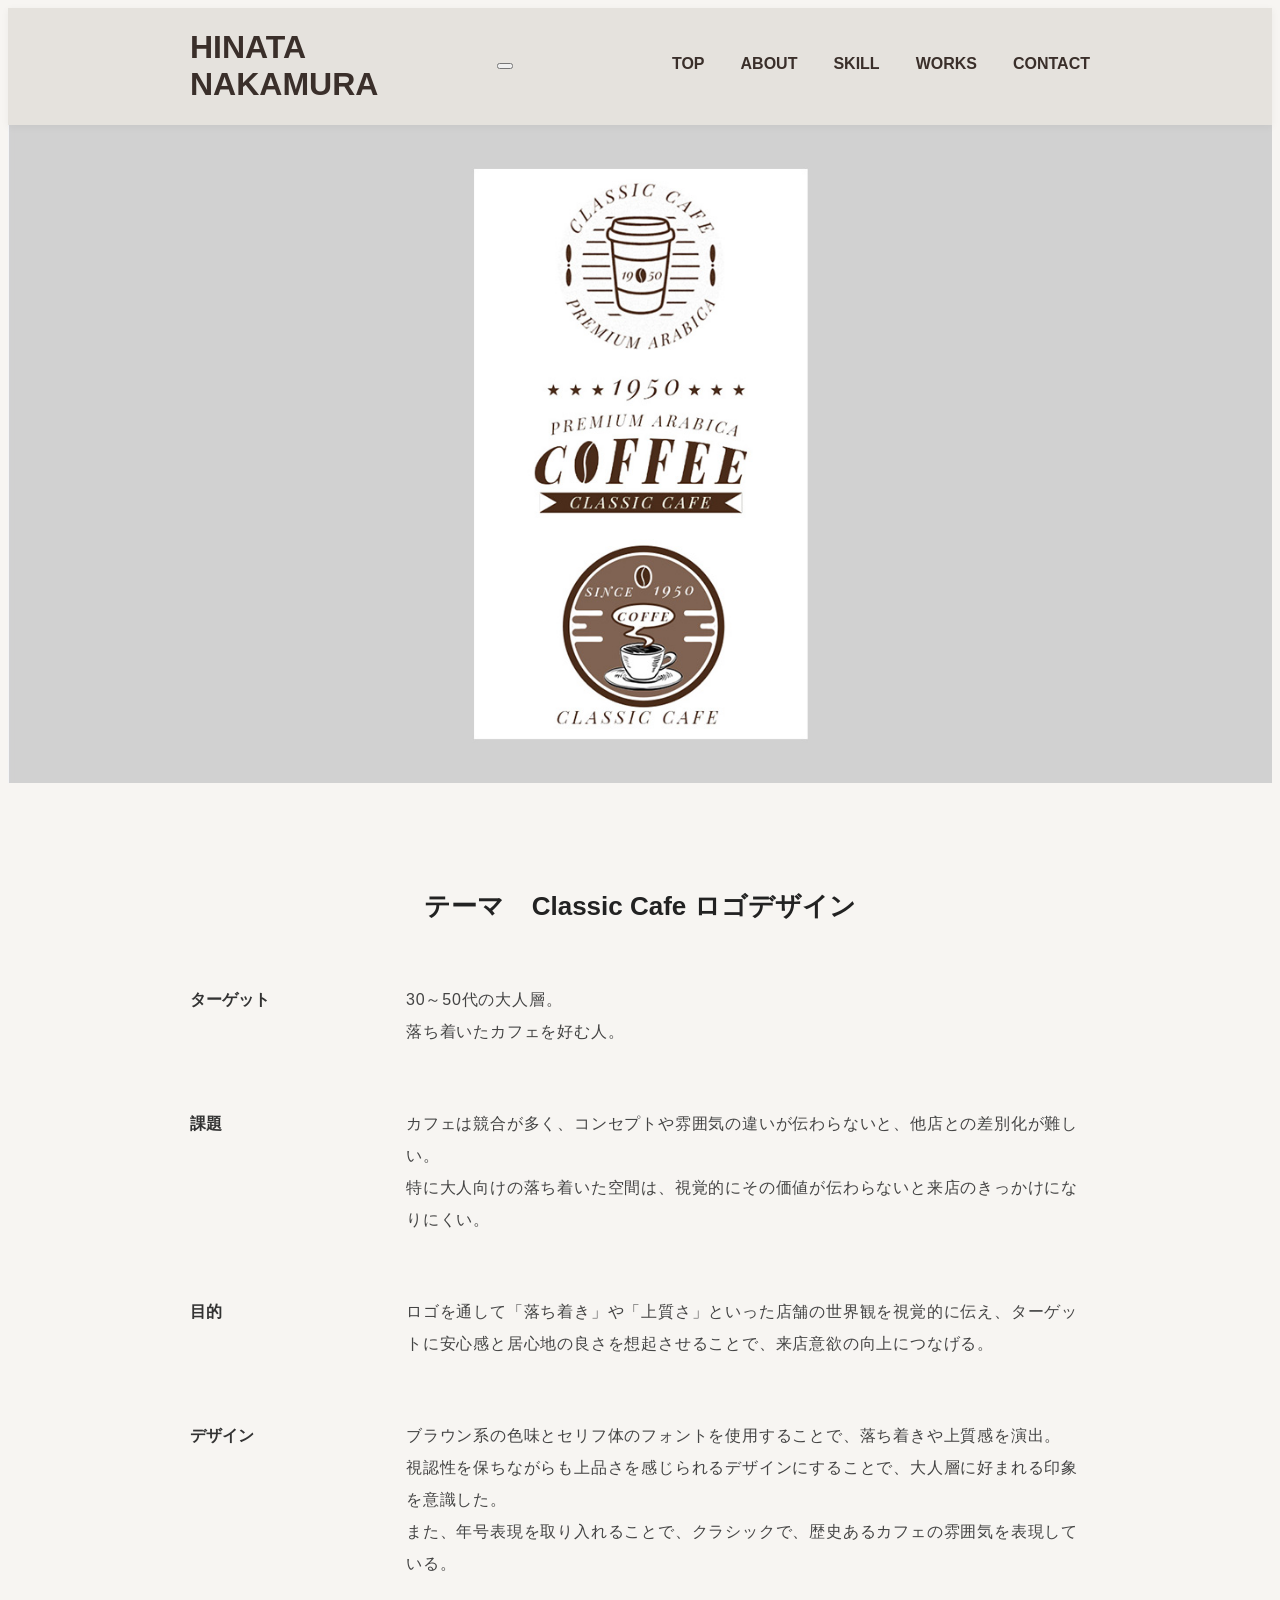
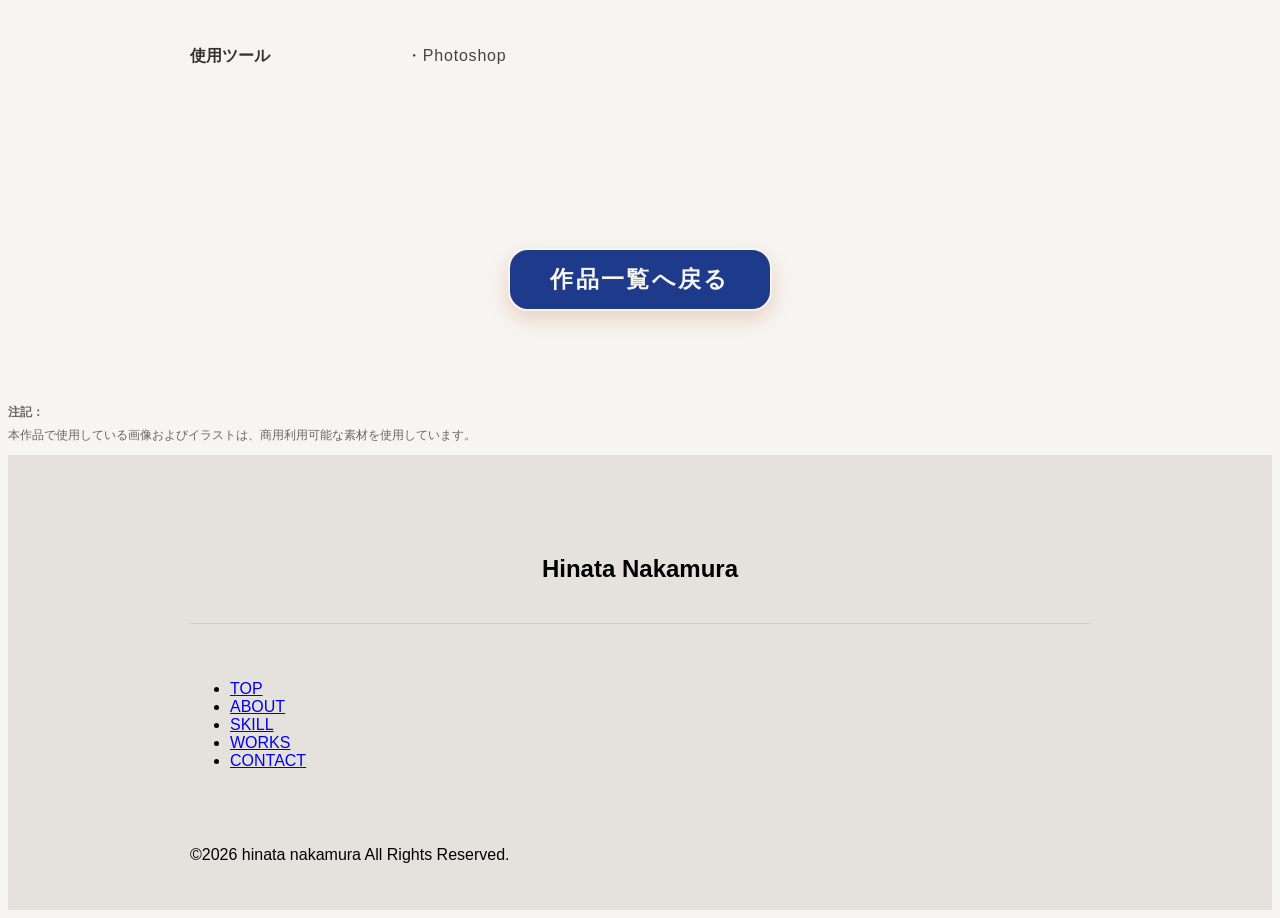
<file: detail_logo.html>
<!doctype html>
<html lang="ja">
<head>
	<meta charset="utf-8">
	<meta name="viewport" content="width=device-width, initial-scale=1.0">
	<title>Detail Lumiere | HINATA portfolio site</title>
	<link rel="stylesheet" href="css/style.css">
	<link rel="stylesheet" href="css/works_detail.css">
</head>

<body id="top">
	<header class="header">
  		<div class="inner header_inner">

    		<h1 class="logo">
      			<a href="index.html#top">HINATA<br>NAKAMURA</a>
   			</h1>
			
			<!-- ハンバーガー -->
    		<button class="hamburger" id="hamburger">
      			<span></span>
      			<span></span>
      			<span></span>
    		</button>
		
			<nav class="nav" id="nav">
      			<ul class="nav_list">
        			<li><a href="index.html#top">TOP</a></li>
        			<li><a href="index.html#about">ABOUT</a></li>
        			<li><a href="index.html#skill">SKILL</a></li>
        			<li><a href="index.html#works">WORKS</a></li>
        			<li><a href="index.html#contact">CONTACT</a></li>
				</ul>
    		</nav>
		</div>
	</header>

	<section class="fv">
  		<div class="fv_img">
    		<img src="images/fv_works06.jpg" alt="ワークデスク">
  		</div>
	</section>
	
	<section class="work_detail">
  		<div class="inner">

			<h2 class="work_title">
				テーマ <span>Classic Cafe ロゴデザイン</span>
			</h2>

			<dl class="work_list">

				<div class="work_item">
					<dt>ターゲット</dt>
					<dd>
						30～50代の大人層。<br>
						落ち着いたカフェを好む人。
					</dd>
				</div>

				<div class="work_item">
					<dt>課題</dt>
					<dd>
						カフェは競合が多く、コンセプトや雰囲気の違いが伝わらないと、他店との差別化が難しい。<br>
						特に大人向けの落ち着いた空間は、視覚的にその価値が伝わらないと来店のきっかけになりにくい。
					</dd>
				</div>

				<div class="work_item">
					<dt>目的</dt>
					<dd>
						ロゴを通して「落ち着き」や「上質さ」といった店舗の世界観を視覚的に伝え、ターゲットに安心感と居心地の良さを想起させることで、来店意欲の向上につなげる。
					</dd>
				</div>

				<div class="work_item">
					<dt>デザイン</dt>
					<dd>
						ブラウン系の色味とセリフ体のフォントを使用することで、落ち着きや上質感を演出。<br>
						視認性を保ちながらも上品さを感じられるデザインにすることで、大人層に好まれる印象を意識した。<br>
						また、年号表現を取り入れることで、クラシックで、歴史あるカフェの雰囲気を表現している。
					</dd>
				</div>

				<div class="work_item">
					<dt>使用ツール</dt>
					<dd>
						・Photoshop
					</dd>
				</div>

			</dl>
		</div>
	</section>
	
	<section class="works_btn">
		<div class="inner">
		    <a href="index.html#works" class="btn">作品一覧へ戻る</a>
		</div>
	</section>

	<section class="detail_note">
		<dl>
			<dt>注記：</dt>
			<dd>本作品で使用している画像およびイラストは、商用利用可能な素材を使用しています。</dd>
		</dl>
	</section>
	
	<footer class="footer">
  		<div class="inner footer_inner">
			
    		<h2 class="footer_logo">
   				Hinata Nakamura
    		</h2>

    		<nav class="footer_nav">
      			<ul class="footer_list">
        			<li><a href="index.html#top">TOP</a></li>
        			<li><a href="index.html#about">ABOUT</a></li>
        			<li><a href="index.html#skill">SKILL</a></li>
        			<li><a href="index.html#works">WORKS</a></li>
        			<li><a href="index.html#contact">CONTACT</a></li>
     			</ul>
    		</nav>

    		<p class="footer_copy">
      			©2026 hinata nakamura All Rights Reserved.
    		</p>
  		</div>
	</footer>
	
	<button id="page-top" aria-label="ページトップへ戻る">
  	↑
	</button>

	<script src="js/script.js"></script>
</body>
</html>
</file>
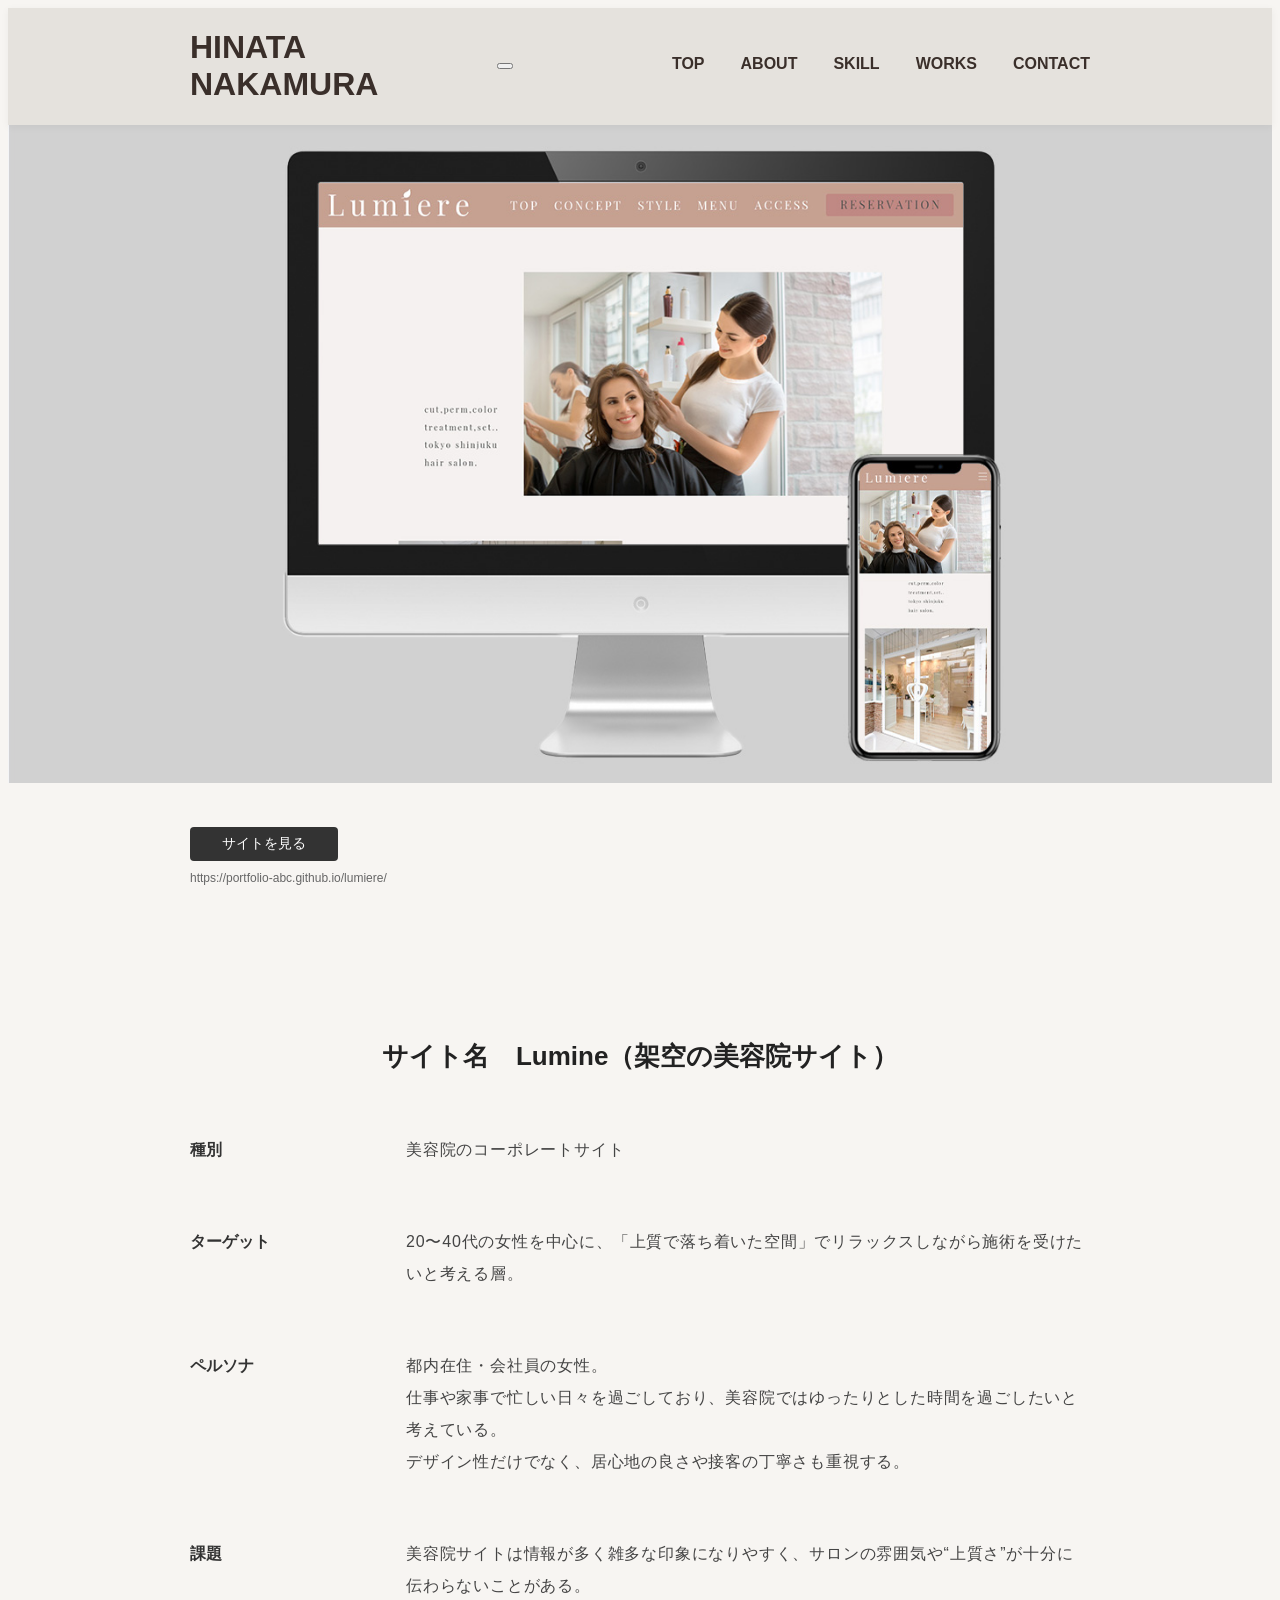
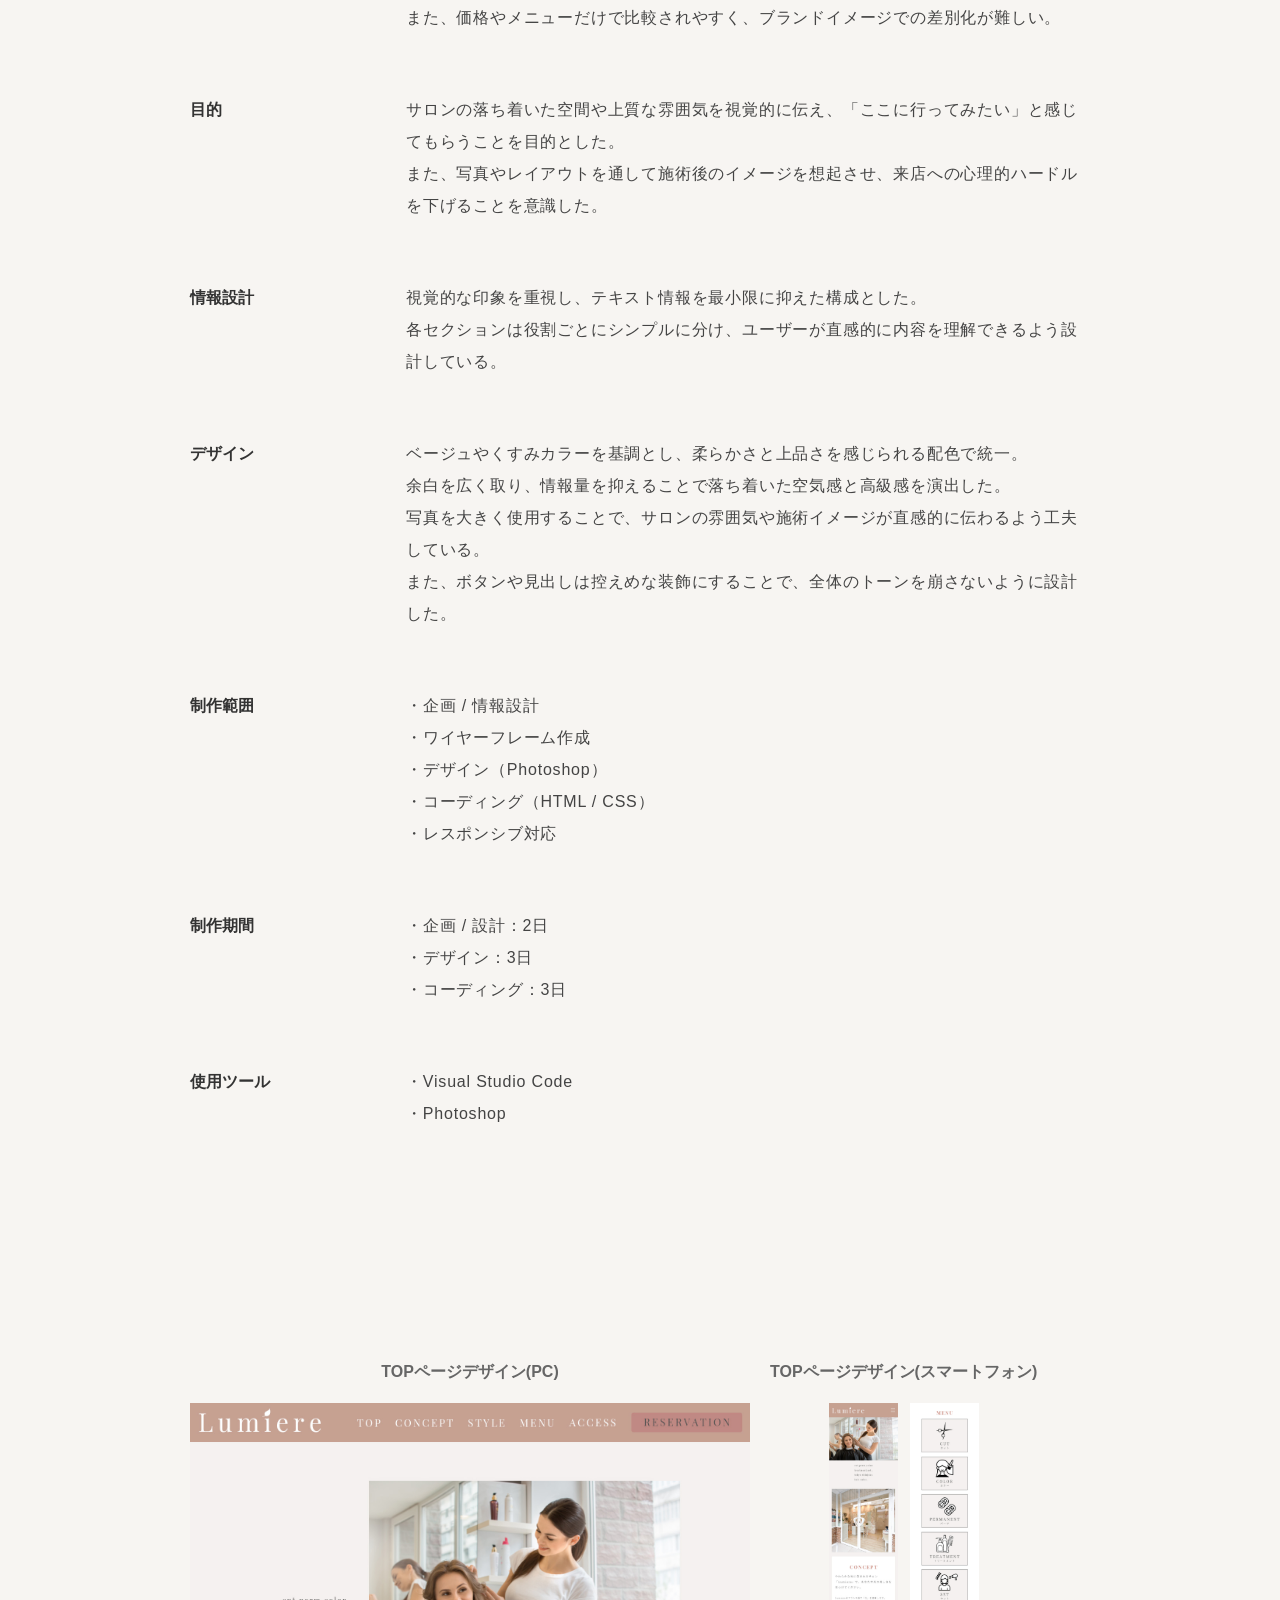
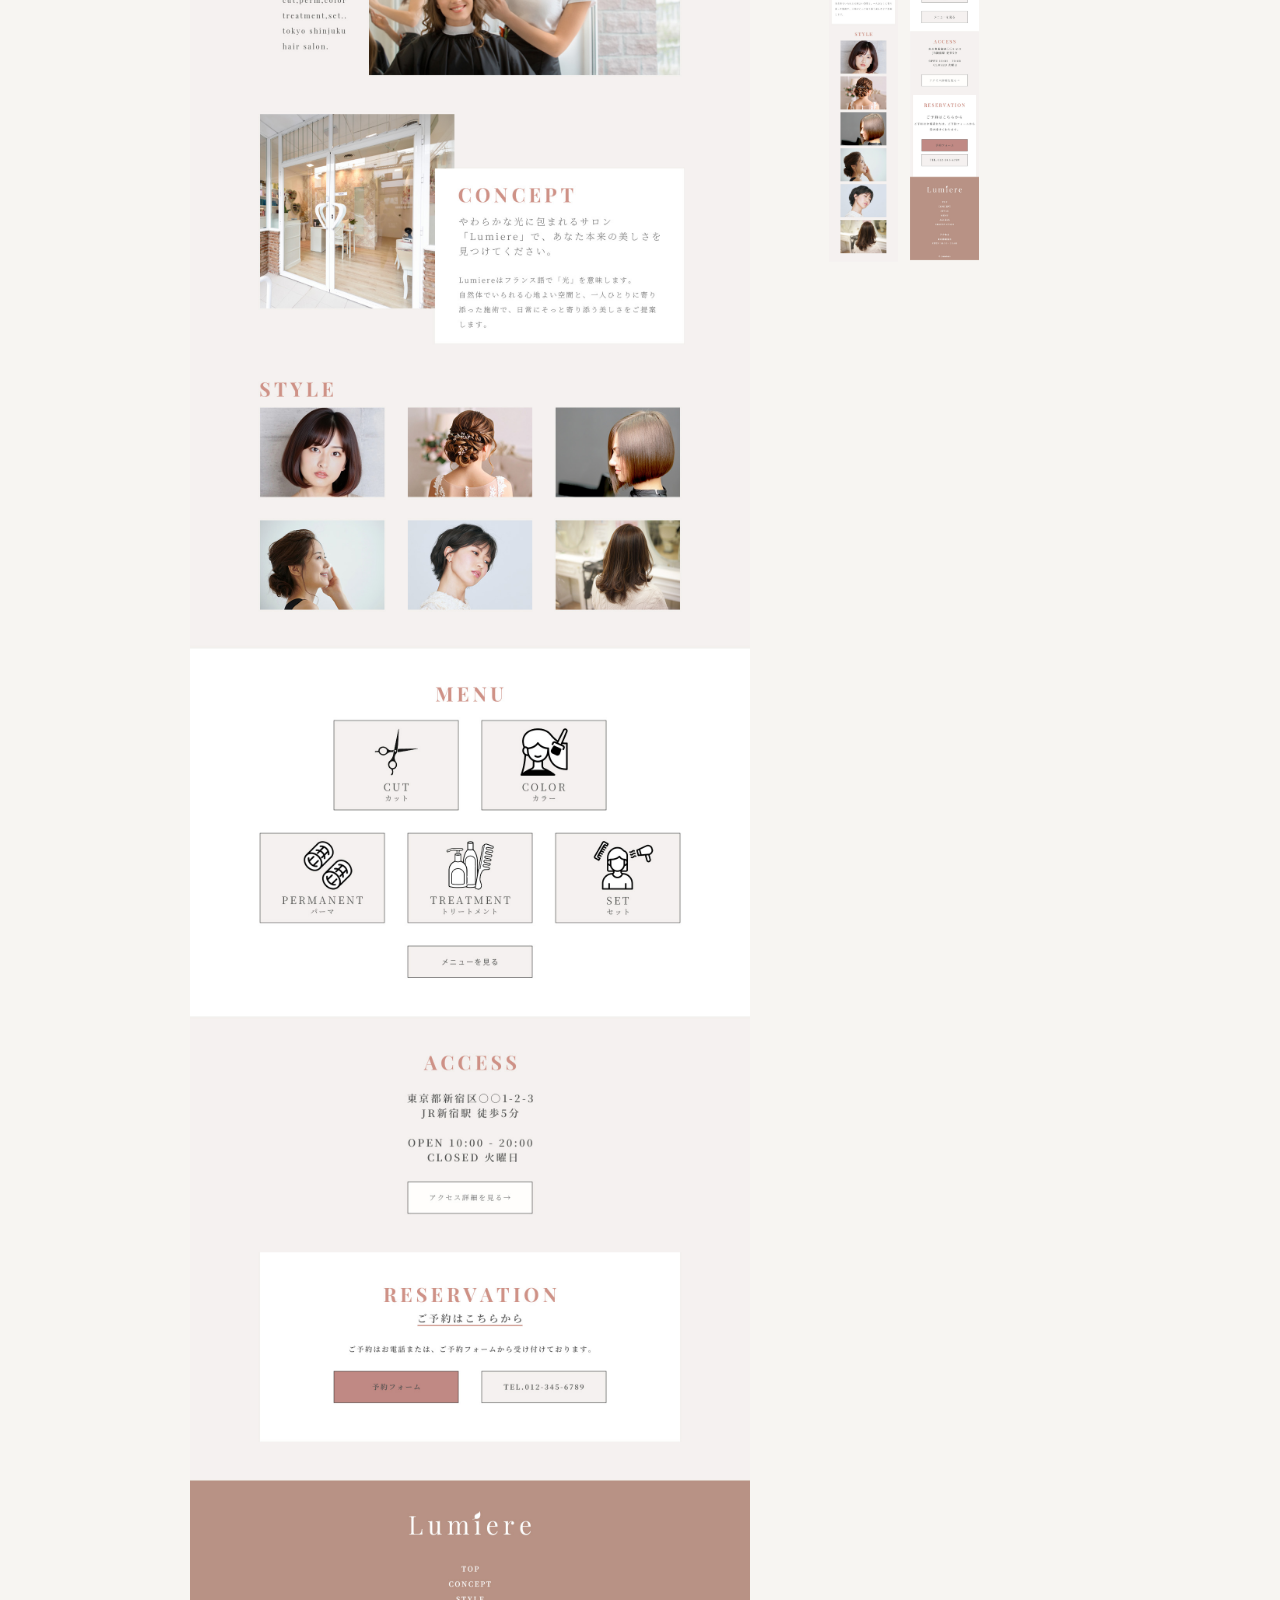
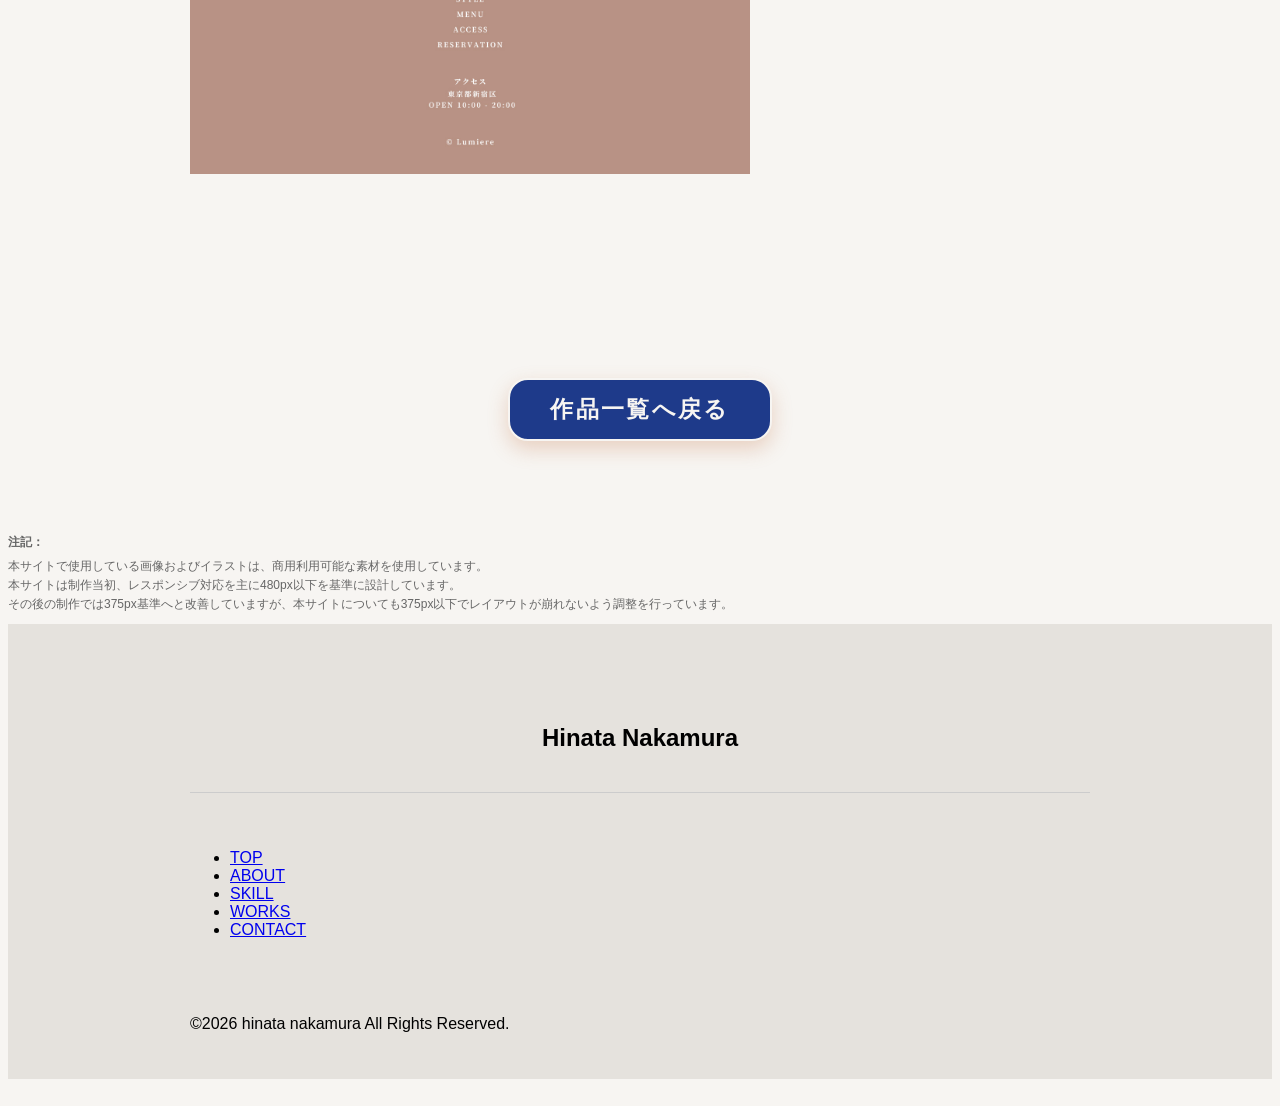
<file: detail_lumiere.html>
<!doctype html>
<html lang="ja">
<head>
	<meta charset="utf-8">
	<meta name="viewport" content="width=device-width, initial-scale=1.0">
	<title>Detail Lumiere | HINATA portfolio site</title>
	<link rel="stylesheet" href="css/style.css">
	<link rel="stylesheet" href="css/works_detail.css">
</head>

<body id="top">
	<header class="header">
  		<div class="inner header_inner">

    		<h1 class="logo">
      			<a href="index.html#top">HINATA<br>NAKAMURA</a>
   			</h1>
			
			<!-- ハンバーガー -->
    		<button class="hamburger" id="hamburger">
      			<span></span>
      			<span></span>
      			<span></span>
    		</button>
		
			<nav class="nav" id="nav">
      			<ul class="nav_list">
        			<li><a href="index.html#top">TOP</a></li>
        			<li><a href="index.html#about">ABOUT</a></li>
        			<li><a href="index.html#skill">SKILL</a></li>
        			<li><a href="index.html#works">WORKS</a></li>
        			<li><a href="index.html#contact">CONTACT</a></li>
				</ul>
    		</nav>
		</div>
	</header>

	<section class="fv">
  		<div class="fv_img">
    		<img src="images/fv_works02.jpg" alt="ワークデスク">
  		</div>
	</section>

	<section class="work_link">
  		<div class="inner">
	    	<a href="https://portfolio-abc.github.io/lumiere/" target="_blank" class="work_link_btn">
    	  		サイトを見る
    		</a>
 		   	<p class="work_link_url">
    			https://portfolio-abc.github.io/lumiere/
    		</p>
  		</div>
	</section>
	
	<section class="work_detail">
  		<div class="inner">

			<h2 class="work_title">
				サイト名 <span>Lumine（架空の美容院サイト）</span>
			</h2>

			<dl class="work_list">

				<div class="work_item">
					<dt>種別</dt>
					<dd>美容院のコーポレートサイト</dd>
				</div>

				<div class="work_item">
					<dt>ターゲット</dt>
					<dd>
						20〜40代の女性を中心に、「上質で落ち着いた空間」でリラックスしながら施術を受けたいと考える層。
					</dd>
				</div>

				<div class="work_item">
					<dt>ペルソナ</dt>
					<dd>
						都内在住・会社員の女性。<br>
						仕事や家事で忙しい日々を過ごしており、美容院ではゆったりとした時間を過ごしたいと考えている。<br>
						デザイン性だけでなく、居心地の良さや接客の丁寧さも重視する。
					</dd>
				</div>

				<div class="work_item">
					<dt>課題</dt>
					<dd>
						美容院サイトは情報が多く雑多な印象になりやすく、サロンの雰囲気や“上質さ”が十分に伝わらないことがある。<br>
						また、価格やメニューだけで比較されやすく、ブランドイメージでの差別化が難しい。
					</dd>
				</div>

				<div class="work_item">
					<dt>目的</dt>
					<dd>
						サロンの落ち着いた空間や上質な雰囲気を視覚的に伝え、「ここに行ってみたい」と感じてもらうことを目的とした。<br>
						また、写真やレイアウトを通して施術後のイメージを想起させ、来店への心理的ハードルを下げることを意識した。
					</dd>
				</div>

				<div class="work_item">
					<dt>情報設計</dt>
					<dd>
						視覚的な印象を重視し、テキスト情報を最小限に抑えた構成とした。<br>
						各セクションは役割ごとにシンプルに分け、ユーザーが直感的に内容を理解できるよう設計している。
					</dd>
				</div>

				<div class="work_item">
					<dt>デザイン</dt>
					<dd>
						ベージュやくすみカラーを基調とし、柔らかさと上品さを感じられる配色で統一。<br>
						余白を広く取り、情報量を抑えることで落ち着いた空気感と高級感を演出した。<br>
						写真を大きく使用することで、サロンの雰囲気や施術イメージが直感的に伝わるよう工夫している。<br>
						また、ボタンや見出しは控えめな装飾にすることで、全体のトーンを崩さないように設計した。
					</dd>
				</div>

				<div class="work_item">
					<dt>制作範囲</dt>
					<dd>
						・企画 / 情報設計<br>
						・ワイヤーフレーム作成<br>
						・デザイン（Photoshop）<br>
						・コーディング（HTML / CSS）<br>
						・レスポンシブ対応
					</dd>
				</div>

				<div class="work_item">
					<dt>制作期間</dt>
					<dd>
						・企画 / 設計：2日<br>
						・デザイン：3日<br>
						・コーディング：3日
					</dd>
				</div>

				<div class="work_item">
					<dt>使用ツール</dt>
					<dd>
						・Visual Studio Code<br>
						・Photoshop
					</dd>
				</div>

			</dl>
		</div>
	</section>
	
	<section class="design">
		<div class="inner">
			<div class="detail_images">
				<div class="detail_image PC_design">
					<p class="detail_label ">TOPページデザイン(PC)</p>
					<img src="images/lumiere_pc.jpg" alt="PCデザイン" >
				</div>
				<div class="detail_image smartphone_design">
					<p class="detail_label">TOPページデザイン(スマートフォン)</p>
					<picture>
						<source srcset="images/lumiere_smartphone02.png" media="(max-width: 950px)">
						<img src="images/lumiere_smartphone01.jpg" alt="スマホデザイン">
					</picture>
				</div>
			</div>
		</div>
	</section>
	
	<section class="works_btn">
		<div class="inner">
		    <a href="index.html#works" class="btn">作品一覧へ戻る</a>
		</div>
	</section>

	<section class="detail_note">
		<dl>
			<dt>注記：</dt>
			<dd>本サイトで使用している画像およびイラストは、商用利用可能な素材を使用しています。</dd>
		   	<dd>本サイトは制作当初、レスポンシブ対応を主に480px以下を基準に設計しています。</dd>
			<dd>その後の制作では375px基準へと改善していますが、本サイトについても375px以下でレイアウトが崩れないよう調整を行っています。</dd>
		</dl>
	</section>
	
	<footer class="footer">
  		<div class="inner footer_inner">
			
    		<h2 class="footer_logo">
   				Hinata Nakamura
    		</h2>

    		<nav class="footer_nav">
      			<ul class="footer_list">
        			<li><a href="index.html#top">TOP</a></li>
        			<li><a href="index.html#about">ABOUT</a></li>
        			<li><a href="index.html#skill">SKILL</a></li>
        			<li><a href="index.html#works">WORKS</a></li>
        			<li><a href="index.html#contact">CONTACT</a></li>
     			</ul>
    		</nav>

    		<p class="footer_copy">
      			©2026 hinata nakamura All Rights Reserved.
    		</p>
  		</div>
	</footer>
	
	<button id="page-top" aria-label="ページトップへ戻る">
  	↑
	</button>

	<script src="js/script.js"></script>
</body>
</html>
</file>
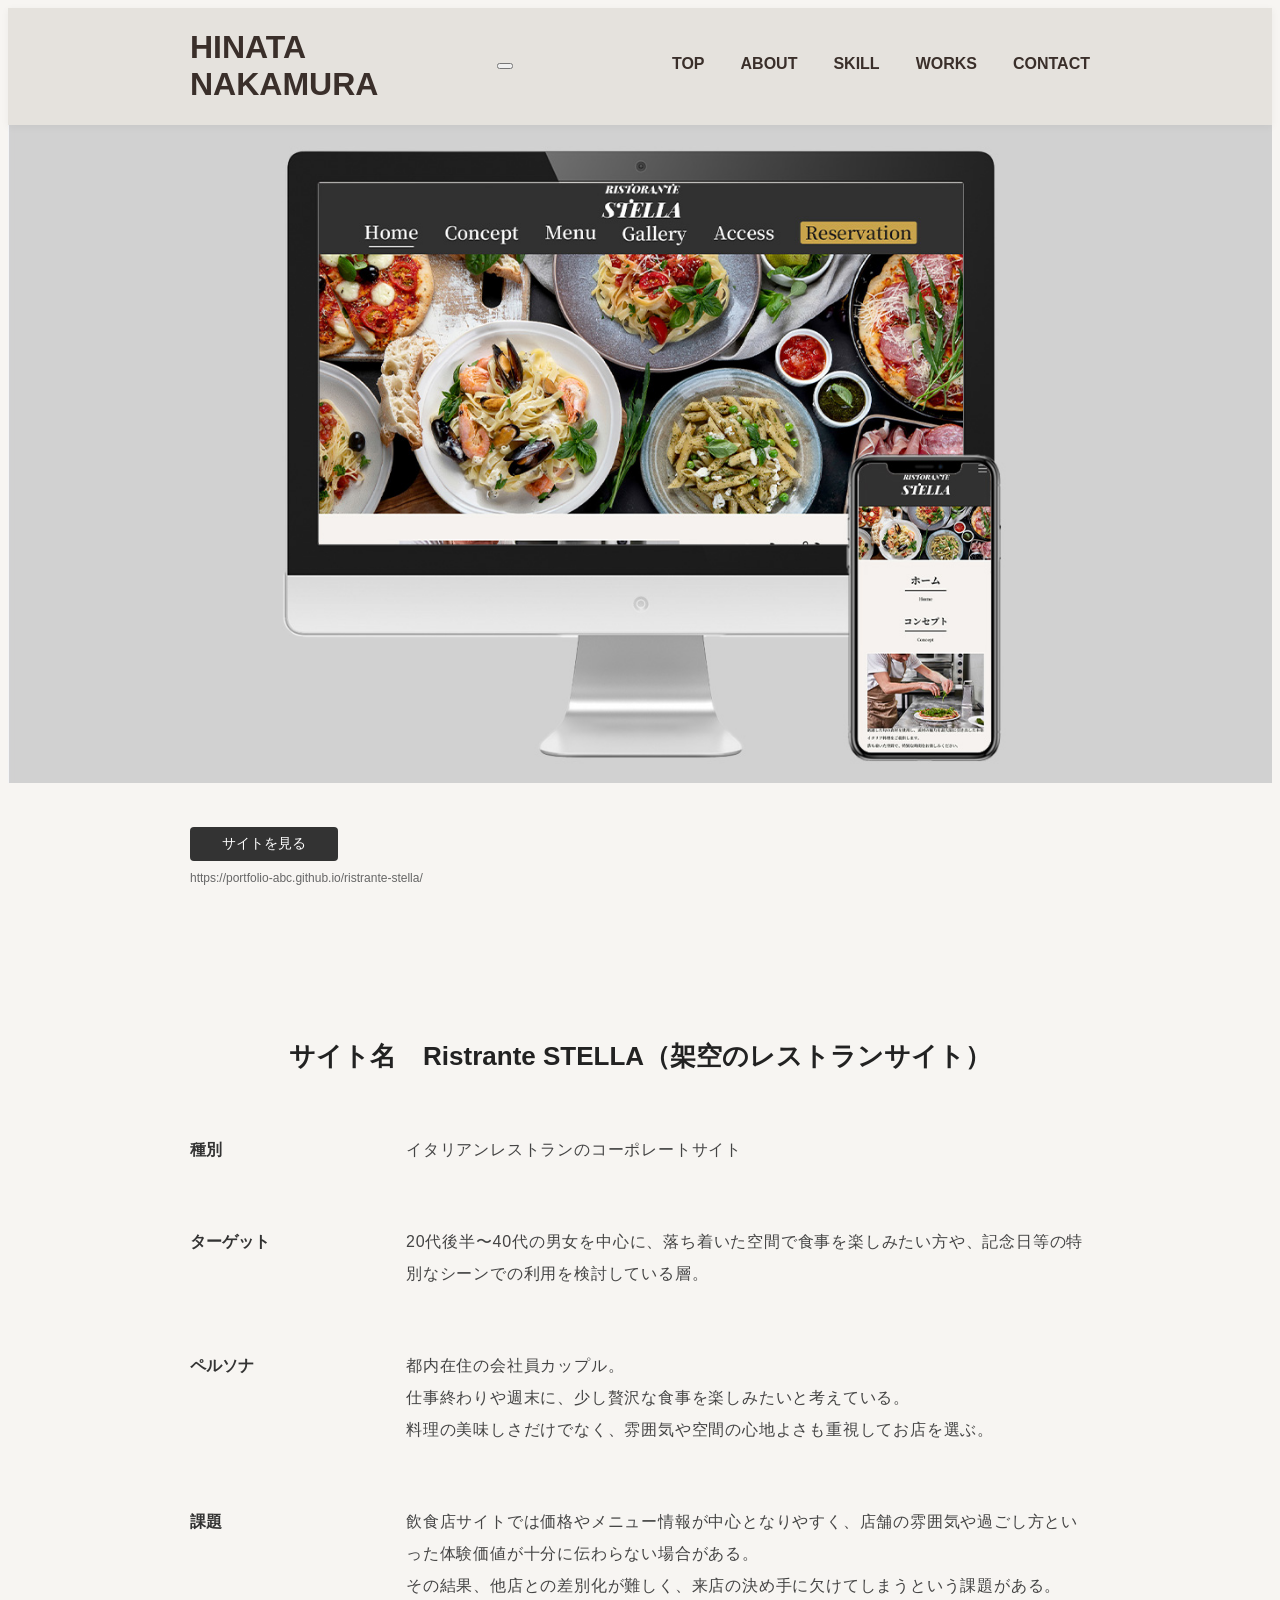
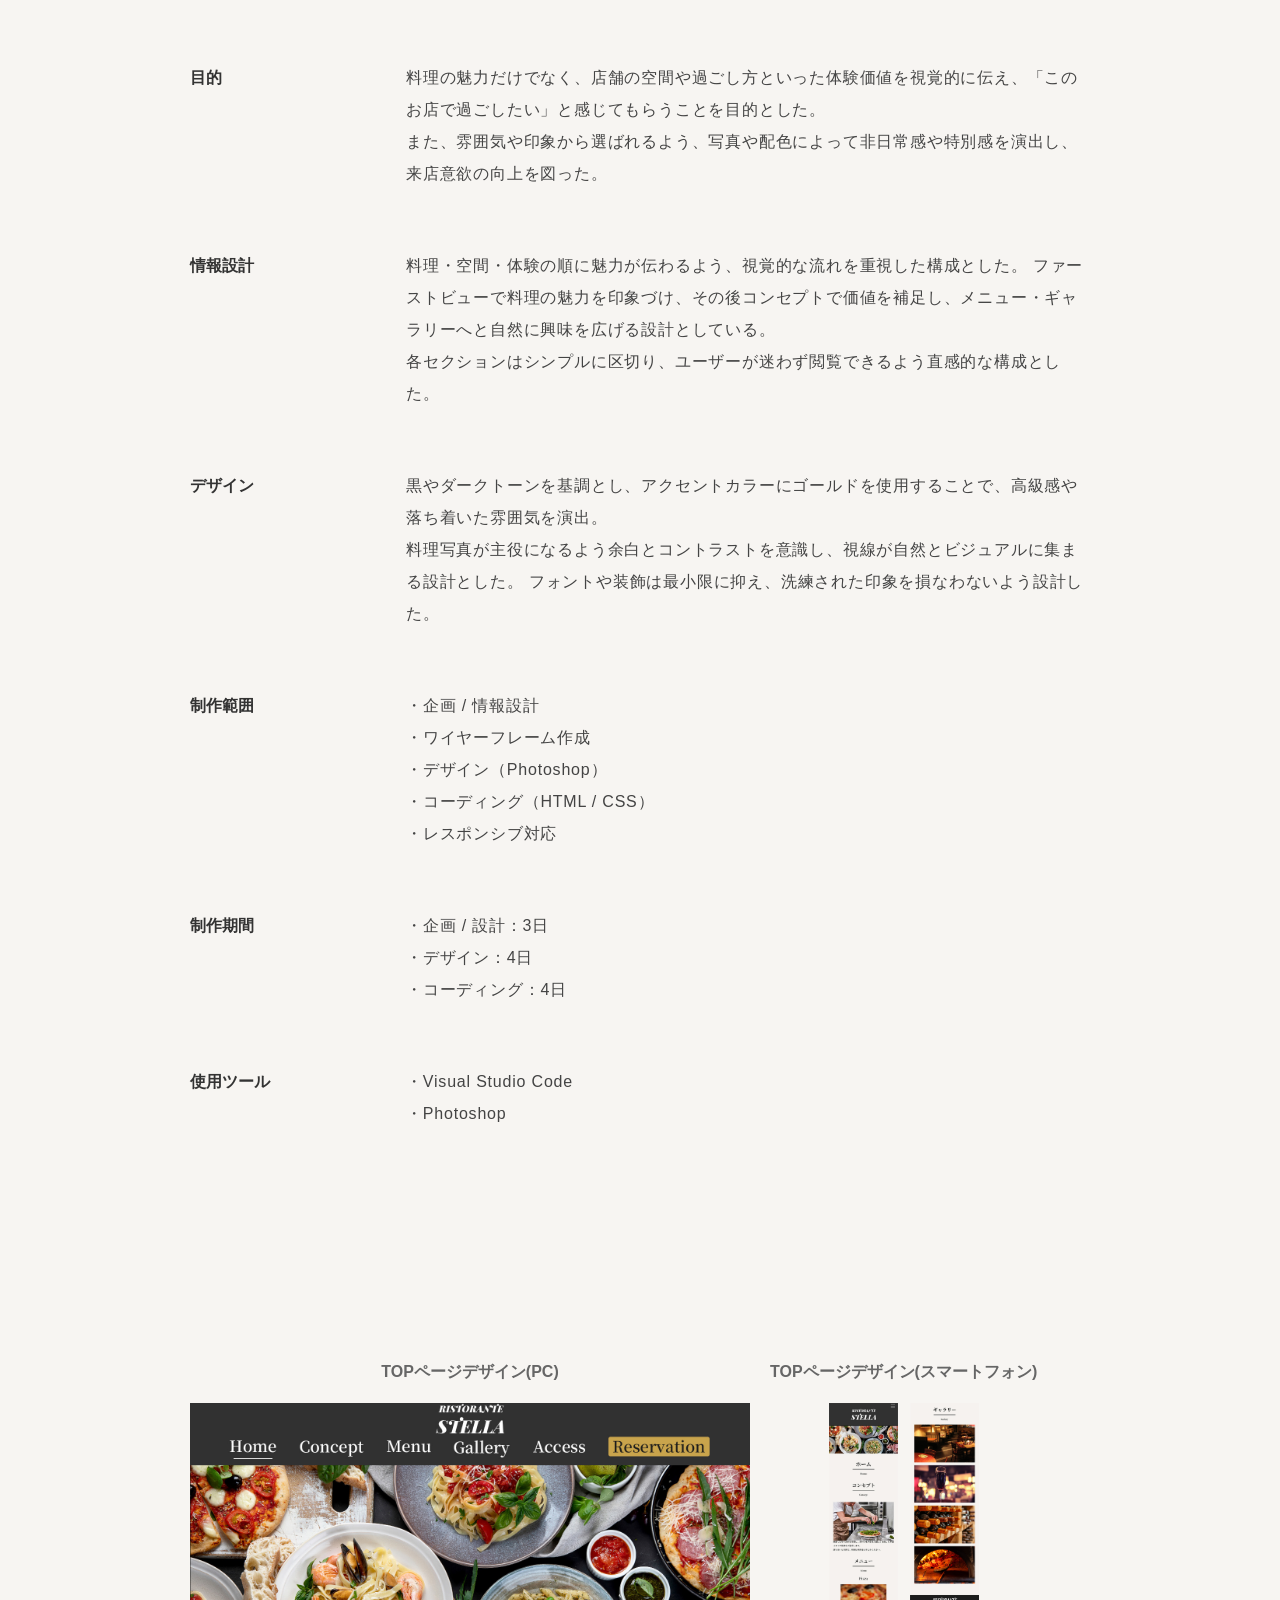
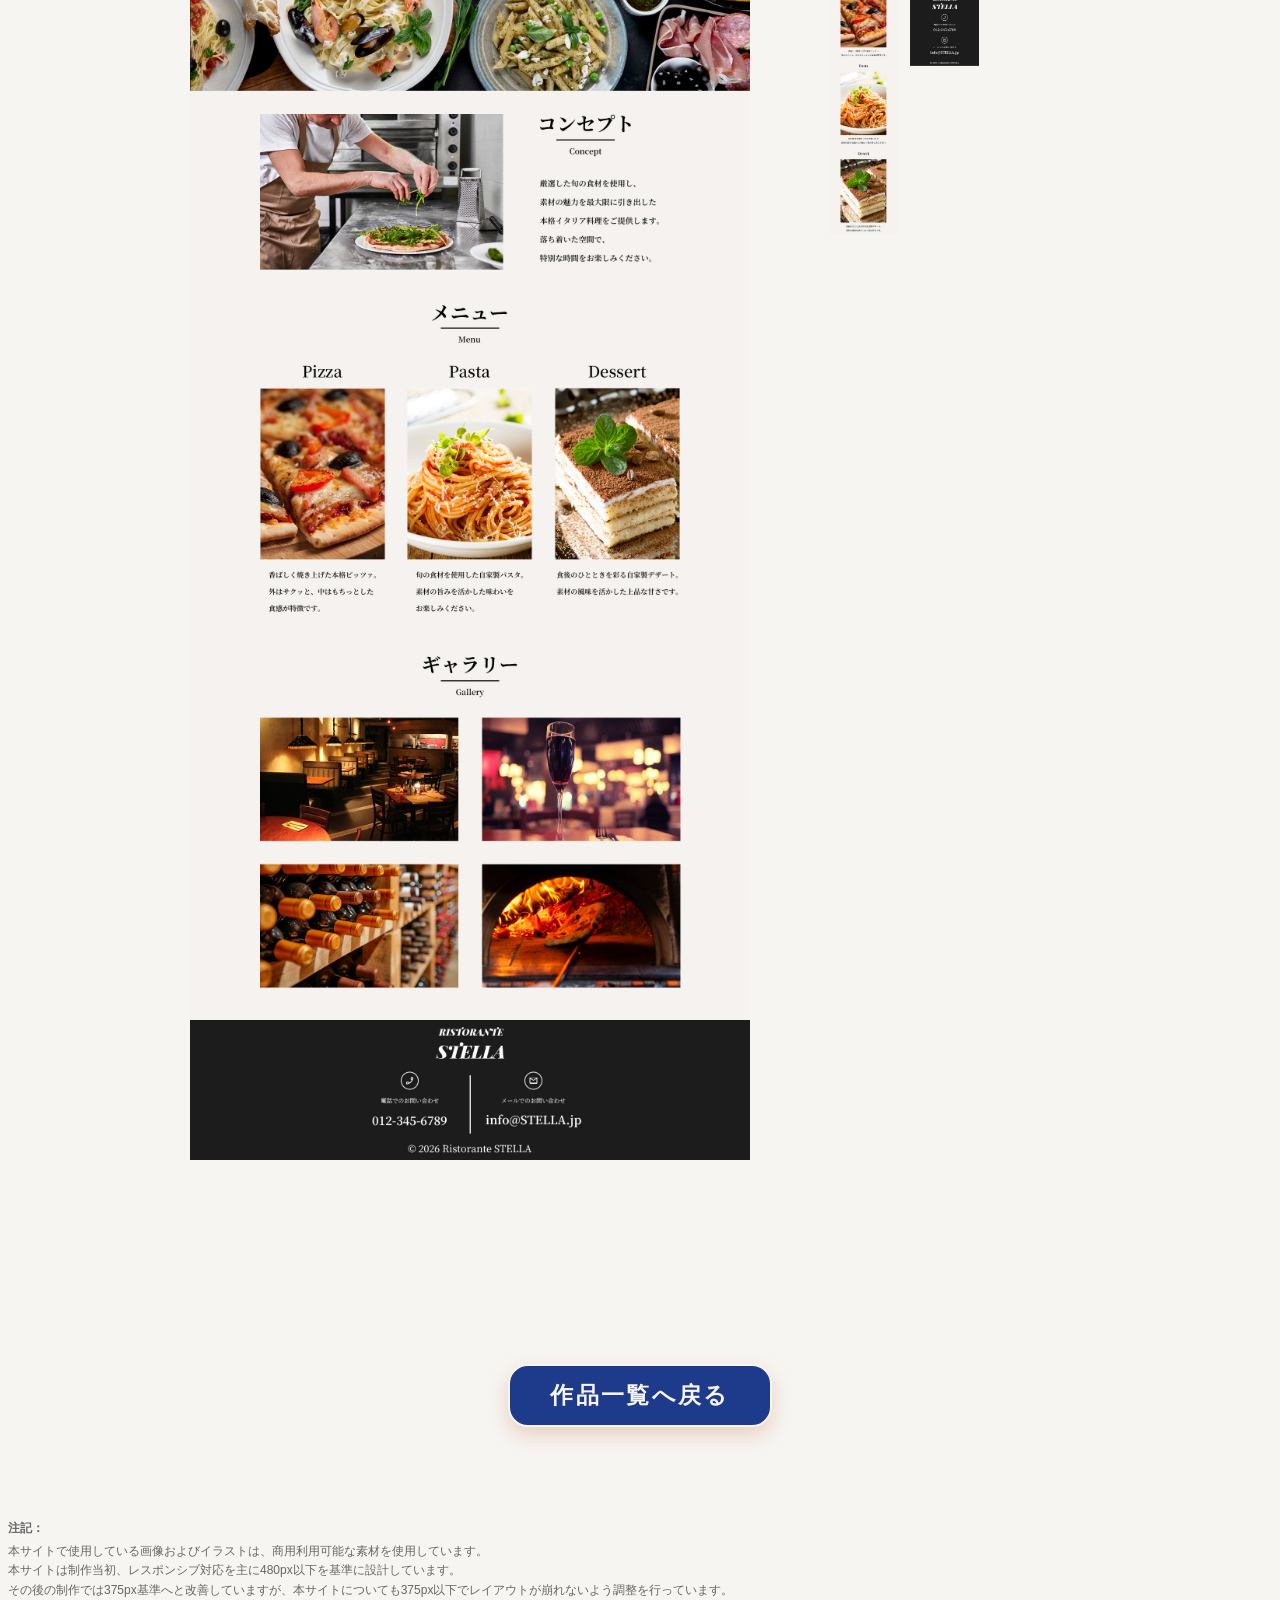
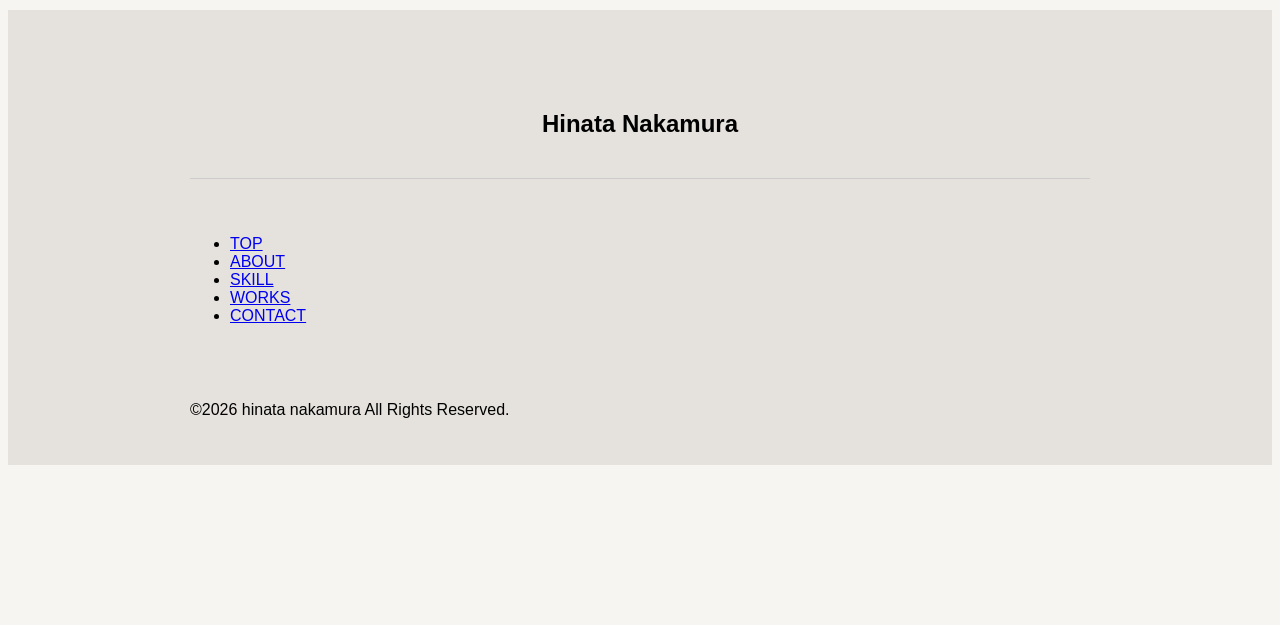
<file: detail_stella.html>
<!doctype html>
<html lang="ja">
<head>
	<meta charset="utf-8">
	<meta name="viewport" content="width=device-width, initial-scale=1.0">
	<title>Detail Lumiere | HINATA portfolio site</title>
	<link rel="stylesheet" href="css/style.css">
	<link rel="stylesheet" href="css/works_detail.css">
</head>

<body id="top">
	<header class="header">
  		<div class="inner header_inner">

    		<h1 class="logo">
      			<a href="index.html#top">HINATA<br>NAKAMURA</a>
   			</h1>
			
			<!-- ハンバーガー -->
    		<button class="hamburger" id="hamburger">
      			<span></span>
      			<span></span>
      			<span></span>
    		</button>
		
			<nav class="nav" id="nav">
      			<ul class="nav_list">
        			<li><a href="index.html#top">TOP</a></li>
        			<li><a href="index.html#about">ABOUT</a></li>
        			<li><a href="index.html#skill">SKILL</a></li>
        			<li><a href="index.html#works">WORKS</a></li>
        			<li><a href="index.html#contact">CONTACT</a></li>
				</ul>
    		</nav>
		</div>
	</header>

	<section class="fv">
  		<div class="fv_img">
    		<img src="images/fv_works03.jpg" alt="ワークデスク">
  		</div>
	</section>

	<section class="work_link">
  		<div class="inner">
	    	<a href=" https://portfolio-abc.github.io/ristrante-stella/" target="_blank" class="work_link_btn">
    	  		サイトを見る
    		</a>
 		   	<p class="work_link_url">
    			 https://portfolio-abc.github.io/ristrante-stella/
    		</p>
  		</div>
	</section>
	
	<section class="work_detail">
  		<div class="inner">

			<h2 class="work_title">
				サイト名 <span>Ristrante STELLA（架空のレストランサイト）</span>
			</h2>

			<dl class="work_list">

				<div class="work_item">
					<dt>種別</dt>
					<dd>イタリアンレストランのコーポレートサイト</dd>
				</div>

				<div class="work_item">
					<dt>ターゲット</dt>
					<dd>
						20代後半〜40代の男女を中心に、落ち着いた空間で食事を楽しみたい方や、記念日等の特別なシーンでの利用を検討している層。
					</dd>
				</div>

				<div class="work_item">
					<dt>ペルソナ</dt>
					<dd>
						都内在住の会社員カップル。<br>
						仕事終わりや週末に、少し贅沢な食事を楽しみたいと考えている。<br>
						料理の美味しさだけでなく、雰囲気や空間の心地よさも重視してお店を選ぶ。
					</dd>
				</div>

				<div class="work_item">
					<dt>課題</dt>
					<dd>
						飲食店サイトでは価格やメニュー情報が中心となりやすく、店舗の雰囲気や過ごし方といった体験価値が十分に伝わらない場合がある。<br>
						その結果、他店との差別化が難しく、来店の決め手に欠けてしまうという課題がある。
					</dd>
				</div>

				<div class="work_item">
					<dt>目的</dt>
					<dd>
						料理の魅力だけでなく、店舗の空間や過ごし方といった体験価値を視覚的に伝え、「このお店で過ごしたい」と感じてもらうことを目的とした。<br>
						また、雰囲気や印象から選ばれるよう、写真や配色によって非日常感や特別感を演出し、来店意欲の向上を図った。
					</dd>
				</div>

				<div class="work_item">
					<dt>情報設計</dt>
					<dd>
						料理・空間・体験の順に魅力が伝わるよう、視覚的な流れを重視した構成とした。
						ファーストビューで料理の魅力を印象づけ、その後コンセプトで価値を補足し、メニュー・ギャラリーへと自然に興味を広げる設計としている。<br>
						各セクションはシンプルに区切り、ユーザーが迷わず閲覧できるよう直感的な構成とした。
					</dd>
				</div>

				<div class="work_item">
					<dt>デザイン</dt>
					<dd>
						黒やダークトーンを基調とし、アクセントカラーにゴールドを使用することで、高級感や落ち着いた雰囲気を演出。<br>
						料理写真が主役になるよう余白とコントラストを意識し、視線が自然とビジュアルに集まる設計とした。
						フォントや装飾は最小限に抑え、洗練された印象を損なわないよう設計した。
					</dd>
				</div>

				<div class="work_item">
					<dt>制作範囲</dt>
					<dd>
						・企画 / 情報設計<br>
						・ワイヤーフレーム作成<br>
						・デザイン（Photoshop）<br>
						・コーディング（HTML / CSS）<br>
						・レスポンシブ対応
					</dd>
				</div>

				<div class="work_item">
					<dt>制作期間</dt>
					<dd>
						・企画 / 設計：3日<br>
						・デザイン：4日<br>
						・コーディング：4日
					</dd>
				</div>

				<div class="work_item">
					<dt>使用ツール</dt>
					<dd>
						・Visual Studio Code<br>
						・Photoshop
					</dd>
				</div>

			</dl>
		</div>
	</section>
	
	<section class="design">
		<div class="inner">
			<div class="detail_images">
				<div class="detail_image PC_design">
					<p class="detail_label ">TOPページデザイン(PC)</p>
					<img src="images/stella_pc.jpg" alt="PCデザイン" >
				</div>
				<div class="detail_image smartphone_design">
					<p class="detail_label">TOPページデザイン(スマートフォン)</p>
					<picture>
						<source srcset="images/stella_smartphone02.png" media="(max-width: 950px)">
						<img src="images/stella_smartphone01.jpg" alt="スマホデザイン">
					</picture>
				</div>
			</div>
		</div>
	</section>
	
	<section class="works_btn">
		<div class="inner">
		    <a href="index.html#works" class="btn">作品一覧へ戻る</a>
		</div>
	</section>

	<section class="detail_note">
		<dl>
			<dt>注記：</dt>
			<dd>本サイトで使用している画像およびイラストは、商用利用可能な素材を使用しています。</dd>
		   	<dd>本サイトは制作当初、レスポンシブ対応を主に480px以下を基準に設計しています。</dd>
			<dd>その後の制作では375px基準へと改善していますが、本サイトについても375px以下でレイアウトが崩れないよう調整を行っています。</dd>
		</dl>
	</section>
	
	<footer class="footer">
  		<div class="inner footer_inner">
			
    		<h2 class="footer_logo">
   				Hinata Nakamura
    		</h2>

    		<nav class="footer_nav">
      			<ul class="footer_list">
        			<li><a href="index.html#top">TOP</a></li>
        			<li><a href="index.html#about">ABOUT</a></li>
        			<li><a href="index.html#skill">SKILL</a></li>
        			<li><a href="index.html#works">WORKS</a></li>
        			<li><a href="index.html#contact">CONTACT</a></li>
     			</ul>
    		</nav>

    		<p class="footer_copy">
      			©2026 hinata nakamura All Rights Reserved.
    		</p>
  		</div>
	</footer>
	
	<button id="page-top" aria-label="ページトップへ戻る">
  	↑
	</button>

	<script src="js/script.js"></script>
</body>
</html>
</file>
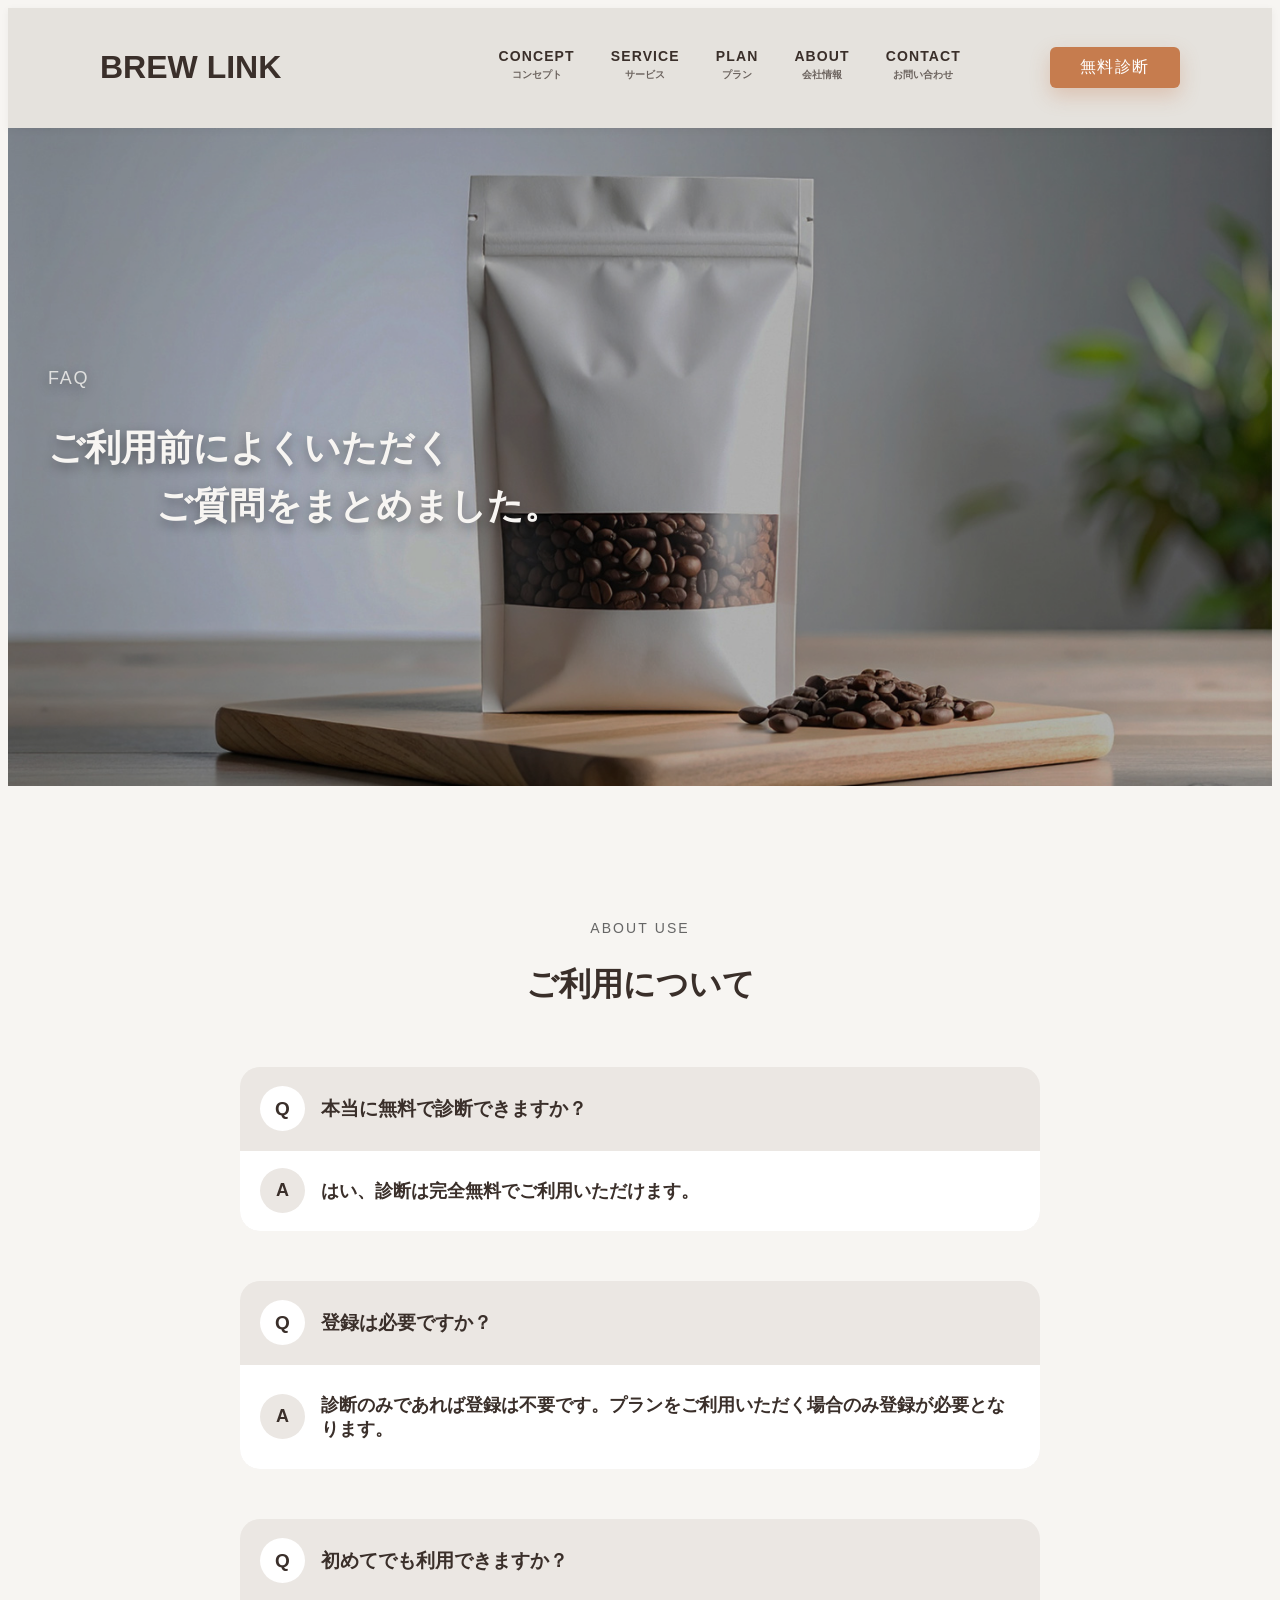
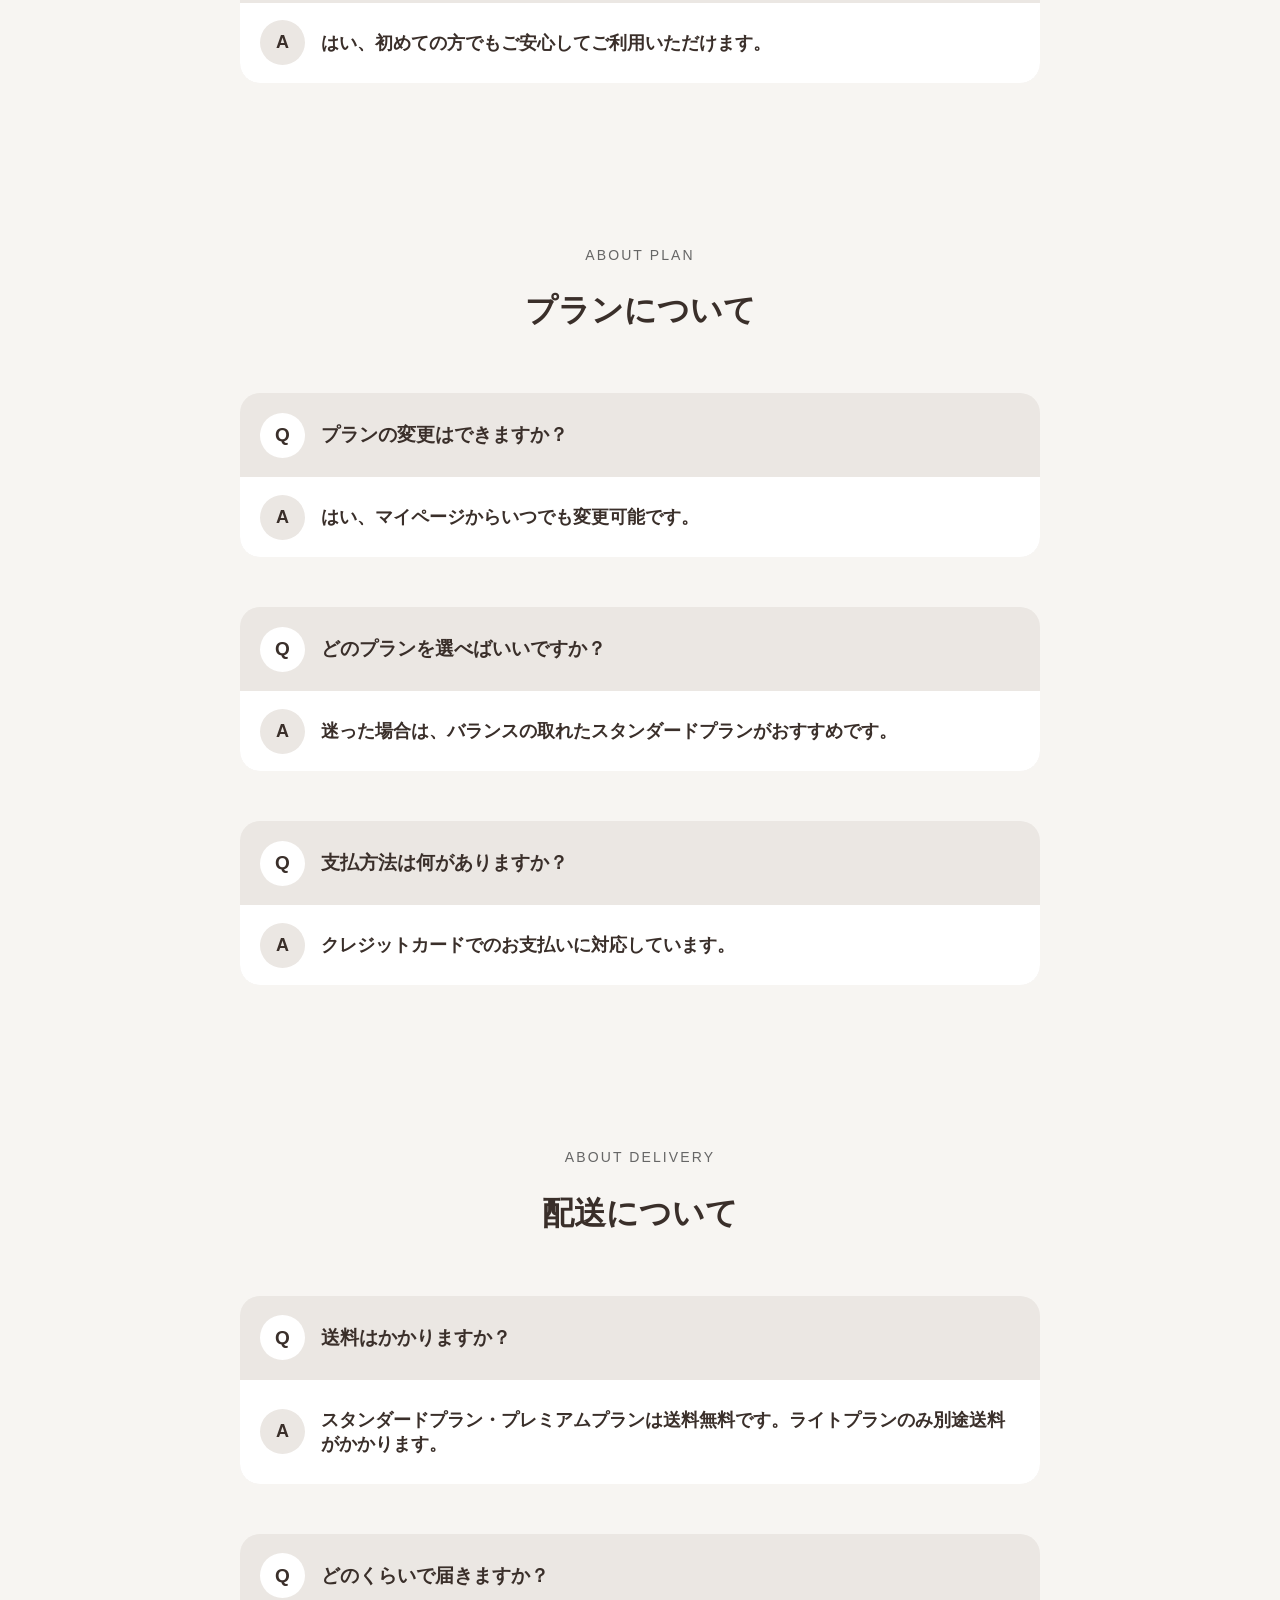
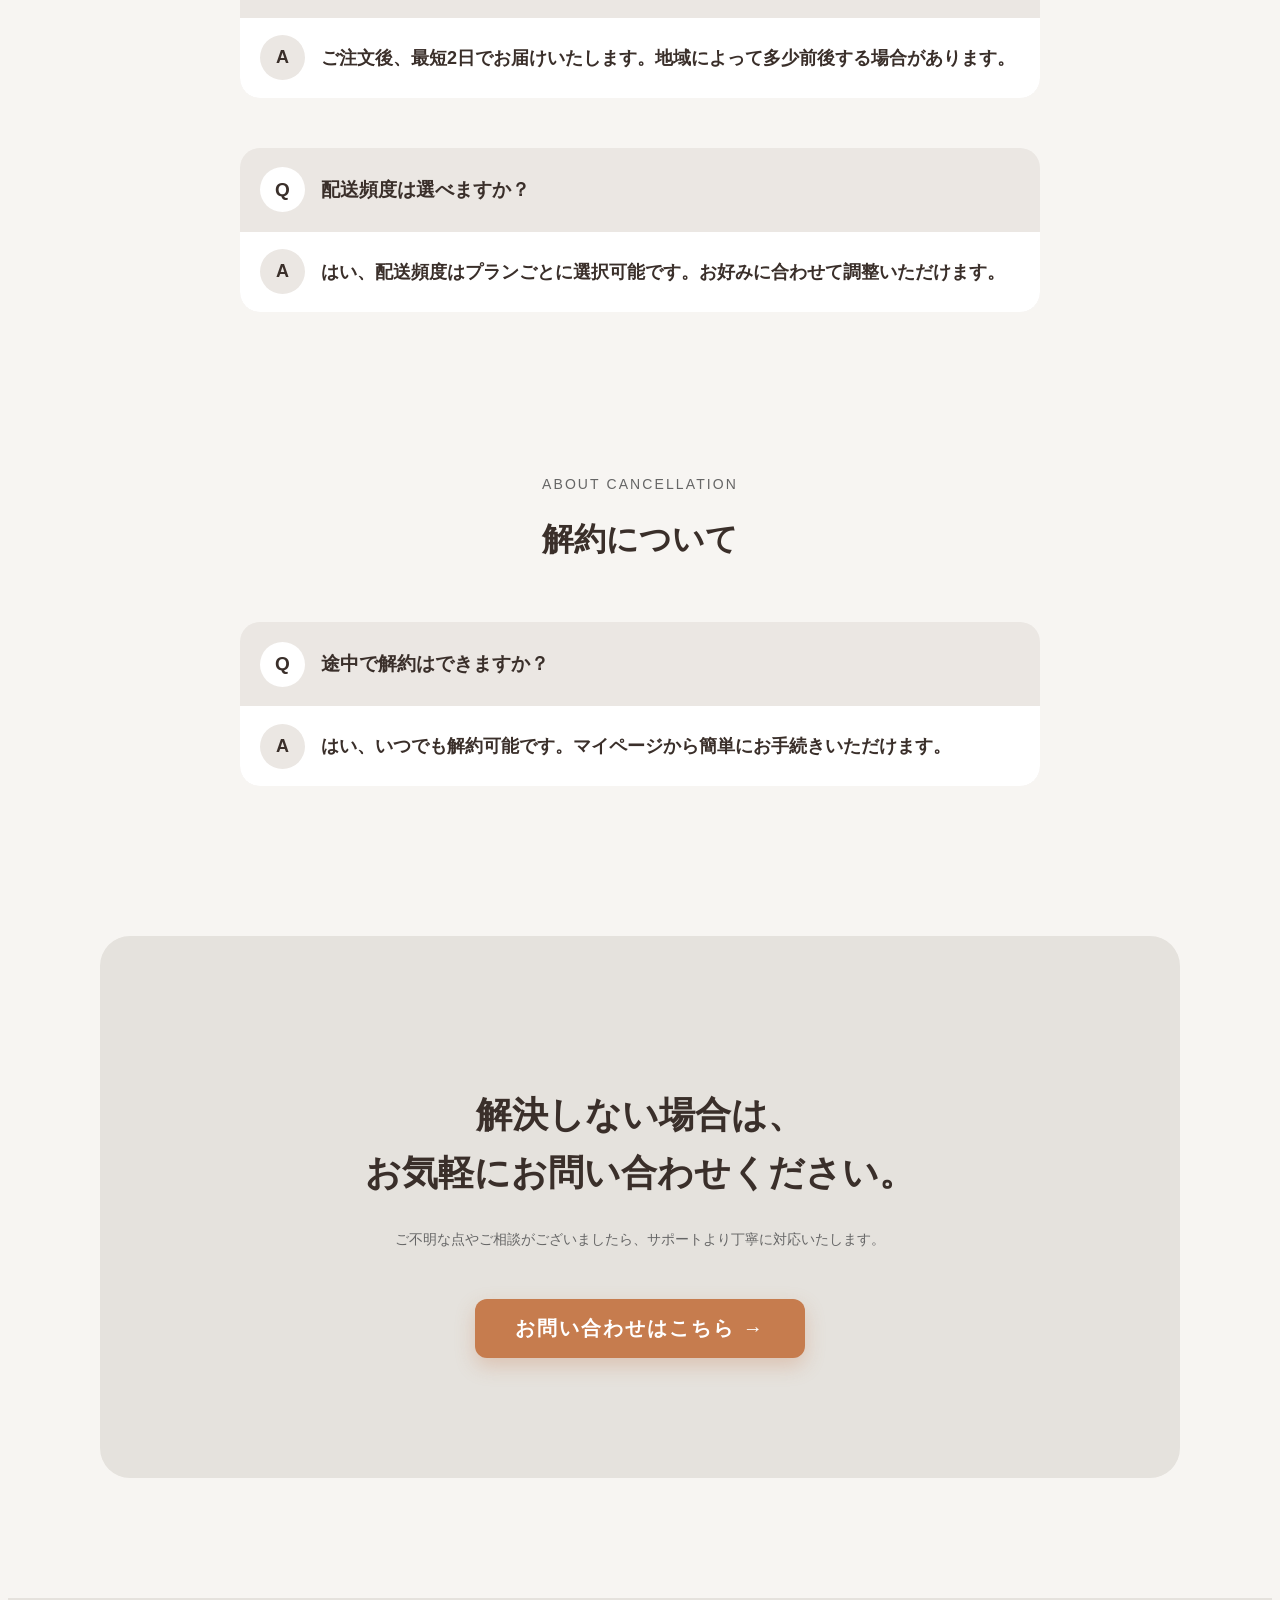
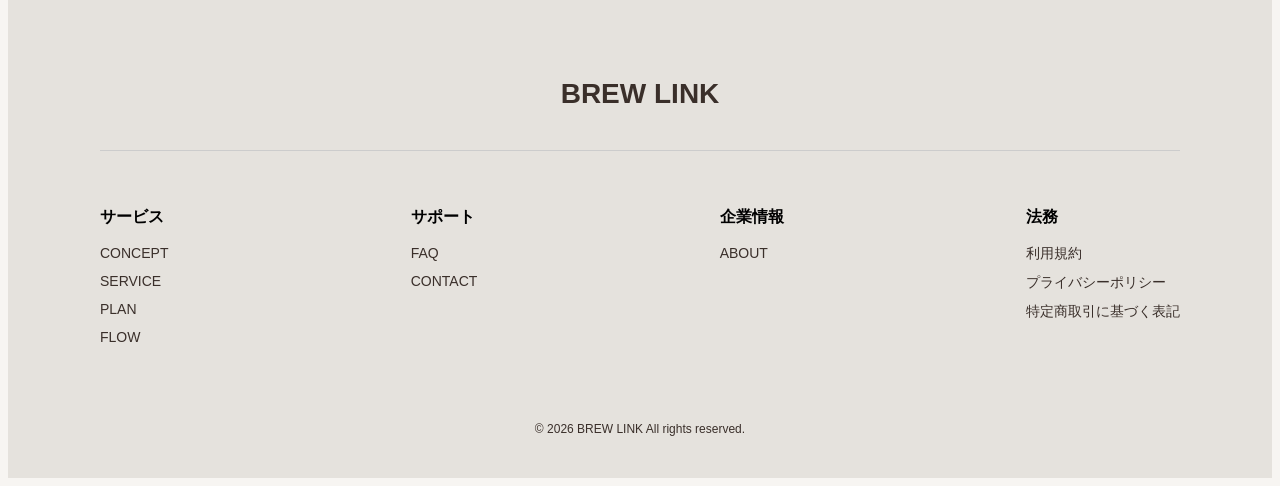
<file: faq.html>
<!DOCTYPE html>
<html lang="ja">
<head>
  <meta charset="UTF-8">
  <meta name="viewport" content="width=device-width, initial-scale=1.0">
  <title>FAQ | BREW LINK</title>
  <link rel="stylesheet" href="css/style.css">
  <link rel="stylesheet" href="css/faq.css">
</head>

<body id="top">

<header class="header">
  <div class="inner header_inner">

    <h1 class="logo">
      <a href="index.html">BREW LINK</a>
    </h1>

    <!-- ハンバーガー -->
    <div class="hamburger" id="hamburger">
      <span></span>
      <span></span>
      <span></span>
    </div>

    <nav class="nav">
      <ul class="nav_list">
        <li>
          <a href="concept.html">
            <span class="nav_en">CONCEPT</span>
            <span class="nav_jp">コンセプト</span>
          </a>
        </li>
        <li>
          <a href="service.html">
            <span class="nav_en">SERVICE</span>
            <span class="nav_jp">サービス</span>
          </a>
        </li>
        <li>
          <a href="plan.html">
            <span class="nav_en">PLAN</span>
            <span class="nav_jp">プラン</span>
          </a>
        </li>
        <li>
          <a href="about.html">
            <span class="nav_en">ABOUT</span>
            <span class="nav_jp">会社情報</span>
          </a>
        </li>
        <li>
          <a href="contact.html">
            <span class="nav_en">CONTACT</span>
            <span class="nav_jp">お問い合わせ</span>
          </a>
        </li>
      </ul>
      <!-- CTAスマホ用 -->
      <div class="nav_cta">
        <a href="flow.html#diagnosis" class="btn">無料診断</a>
      </div>
    </nav>

    <div class="header_cta">
      <a href="flow.html#diagnosis" class="btn">無料診断</a>
    </div>
  </div>
</header>

<section class="fv">
  <div class="fv_img">
    <img src="images/fv_faq.jpg" alt="コーヒー">
  </div>

  <div class="fv_content inner">
    <p class="fv_label">FAQ</p>

    <h2 class="fv_title">
      ご利用前によくいただく<br>
      　　　ご質問をまとめました。
    </h2>
  </div>
</section>

<section class="faq faq_first">
  <div class="inner">
      <p class="faq_label">ABOUT USE</p>
      <h2 class="faq_title">
        ご利用について
      </h2>

    <div class="faq_list">

      <!-- 1 -->
      <div class="faq_item">
        <div class="faq_q">
          <span class="faq_iconQ">Q</span>
          <p>本当に無料で診断できますか？</p>
        </div>
        <div class="faq_a">
          <span class="faq_iconA">A</span>
          <p>はい、診断は完全無料でご利用いただけます。</p>
        </div>
      </div>

      <!-- 2 -->
      <div class="faq_item">
        <div class="faq_q">
          <span class="faq_iconQ">Q</span>
          <p>登録は必要ですか？</p>
        </div>
        <div class="faq_a">
          <span class="faq_iconA">A</span>
          <p>診断のみであれば登録は不要です。プランをご利用いただく場合のみ登録が必要となります。</p>
        </div>
      </div>

      <!-- 3 -->
      <div class="faq_item">
        <div class="faq_q">
          <span class="faq_iconQ">Q</span>
          <p>初めてでも利用できますか？</p>
        </div>
        <div class="faq_a">
          <span class="faq_iconA">A</span>
          <p>はい、初めての方でもご安心してご利用いただけます。</p>
        </div>
      </div>
    </div>
  </div>
</section>

<section class="faq">
  <div class="inner">
      <p class="faq_label">ABOUT PLAN</p>
      <h2 class="faq_title">
        プランについて
      </h2>

    <div class="faq_list">

      <!-- 1 -->
      <div class="faq_item">
        <div class="faq_q">
          <span class="faq_iconQ">Q</span>
          <p>プランの変更はできますか？</p>
        </div>
        <div class="faq_a">
          <span class="faq_iconA">A</span>
          <p>はい、マイページからいつでも変更可能です。</p>
        </div>
      </div>

      <!-- 2 -->
      <div class="faq_item">
        <div class="faq_q">
          <span class="faq_iconQ">Q</span>
          <p>どのプランを選べばいいですか？</p>
        </div>
        <div class="faq_a">
          <span class="faq_iconA">A</span>
          <p>迷った場合は、バランスの取れたスタンダードプランがおすすめです。</p>
        </div>
      </div>

      <!-- 3 -->
      <div class="faq_item">
        <div class="faq_q">
          <span class="faq_iconQ">Q</span>
          <p>支払方法は何がありますか？</p>
        </div>
        <div class="faq_a">
          <span class="faq_iconA">A</span>
          <p>クレジットカードでのお支払いに対応しています。</p>
        </div>
      </div>
    </div>
  </div>
</section>

<section class="faq">
  <div class="inner">
      <p class="faq_label">ABOUT DELIVERY</p>
      <h2 class="faq_title">
        配送について
      </h2>

    <div class="faq_list">

      <!-- 1 -->
      <div class="faq_item">
        <div class="faq_q">
          <span class="faq_iconQ">Q</span>
          <p>送料はかかりますか？</p>
        </div>
        <div class="faq_a">
          <span class="faq_iconA">A</span>
          <p>スタンダードプラン・プレミアムプランは送料無料です。ライトプランのみ別途送料がかかります。</p>
        </div>
      </div>

      <!-- 2 -->
      <div class="faq_item">
        <div class="faq_q">
          <span class="faq_iconQ">Q</span>
          <p>どのくらいで届きますか？</p>
        </div>
        <div class="faq_a">
          <span class="faq_iconA">A</span>
          <p>ご注文後、最短2日でお届けいたします。地域によって多少前後する場合があります。
          </p>
        </div>
      </div>

      <!-- 3 -->
      <div class="faq_item">
        <div class="faq_q">
          <span class="faq_iconQ">Q</span>
          <p>配送頻度は選べますか？</p>
        </div>
        <div class="faq_a">
          <span class="faq_iconA">A</span>
          <p>はい、配送頻度はプランごとに選択可能です。お好みに合わせて調整いただけます。</p>
        </div>
      </div>
    </div>
  </div>
</section>

<section class="faq">
  <div class="inner">
      <p class="faq_label">ABOUT CANCELLATION</p>
      <h2 class="faq_title">
        解約について
      </h2>

    <div class="faq_list">

      <!-- 1 -->
      <div class="faq_item">
        <div class="faq_q">
          <span class="faq_iconQ">Q</span>
          <p>途中で解約はできますか？</p>
        </div>
        <div class="faq_a">
          <span class="faq_iconA">A</span>
          <p>はい、いつでも解約可能です。マイページから簡単にお手続きいただけます。</p>
        </div>
      </div>
    </div>
  </div>
</section>

<section class="contact">
  <div class="inner">

    <h2 class="contact_title">
      解決しない場合は、<br>
      お気軽にお問い合わせください。
    </h2>

    <p class="contact_text">
      ご不明な点やご相談がございましたら、サポートより丁寧に対応いたします。
    </p>

    <a href="contact.html" class="btn contact_btn">
      お問い合わせはこちら →
    </a>
  </div>
</section>

<footer class="footer">
  <div class="inner footer_inner">

    <div class="footer_logo">
      <a href="index.html">BREW LINK</a>
    </div>

    <div class="footer_nav">

      <div class="footer_col">
        <p>サービス</p>
        <ul>
          <li><a href="concept.html">CONCEPT</a></li>
          <li><a href="service.html">SERVICE</a></li>
          <li><a href="plan.html">PLAN</a></li>
          <li><a href="flow.html">FLOW</a></li>
        </ul>
      </div>

      <div class="footer_col">
        <p>サポート</p>
        <ul>
          <li><a href="faq.html">FAQ</a></li>
          <li><a href="contact.html">CONTACT</a></li>
        </ul>
      </div>

      <div class="footer_col">
        <p>企業情報</p>
        <ul>
          <li><a href="about.html">ABOUT</a></li>
        </ul>
      </div>

      <div class="footer_col">
        <p>法務</p>
        <ul>
          <li><a href="terms.html">利用規約</a></li>
          <li><a href="privacy_policy.html">プライバシーポリシー</a></li>
          <li><a href="legal_notice.html">特定商取引に基づく表記</a></li>
        </ul>
      </div>

    </div>

    <p class="copyright">
      © 2026 BREW LINK All rights reserved.
    </p>

  </div>
</footer>

<button id="page-top" aria-label="ページトップへ戻る">
  ↑
</button>

<script src="js/script.js"></script>

</body>
</html>
</file>
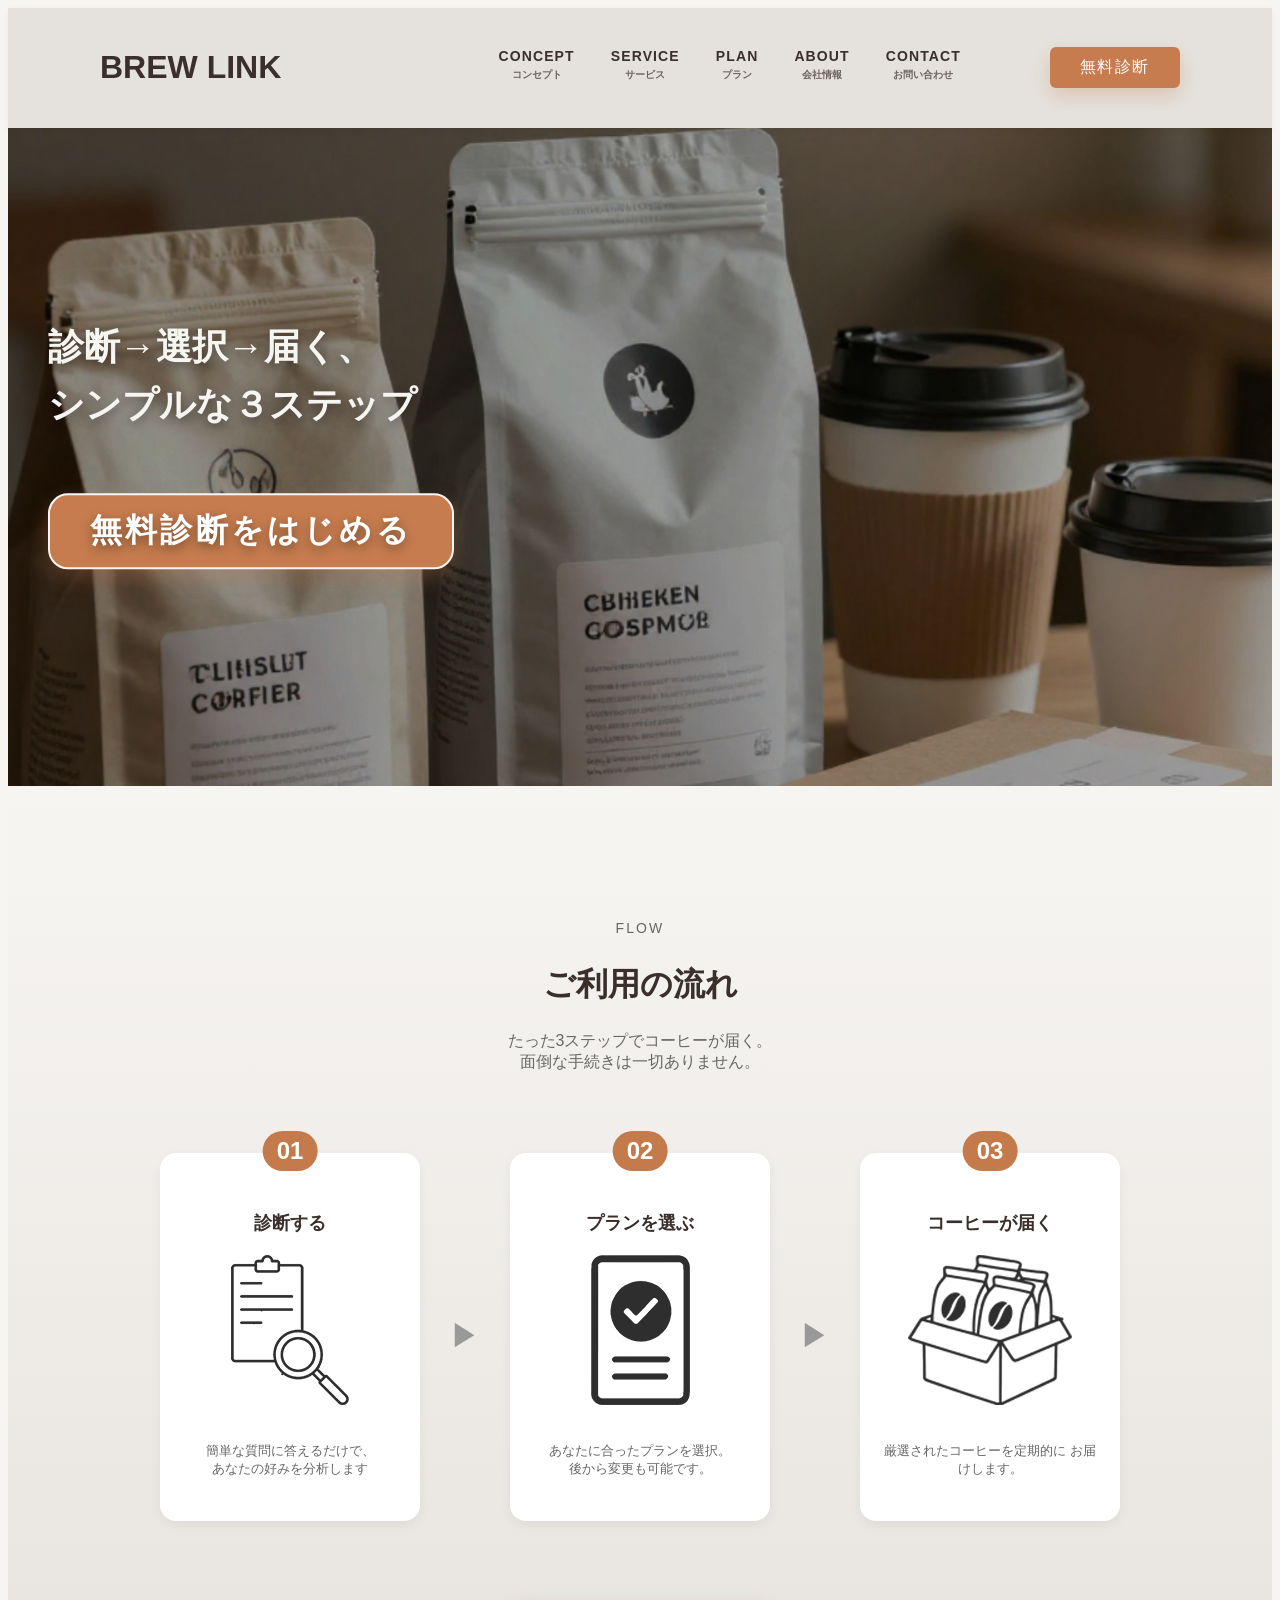
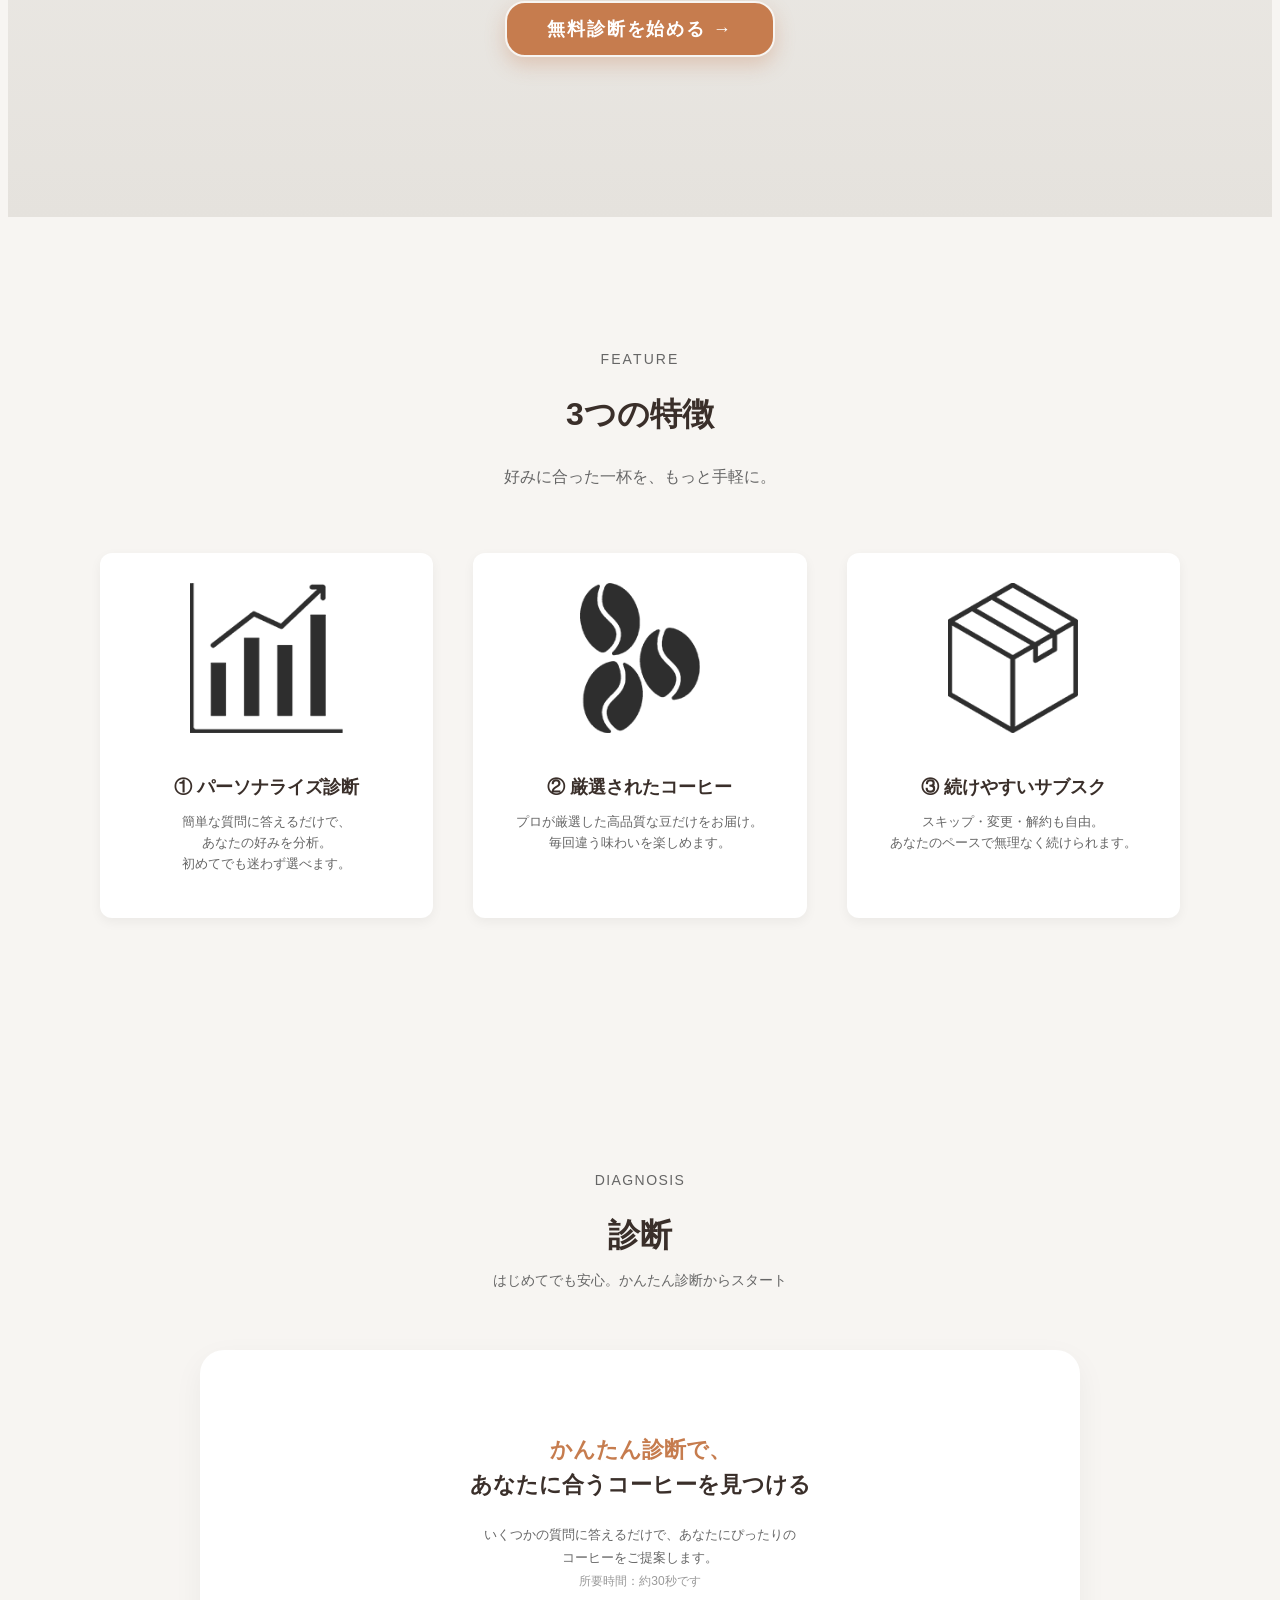
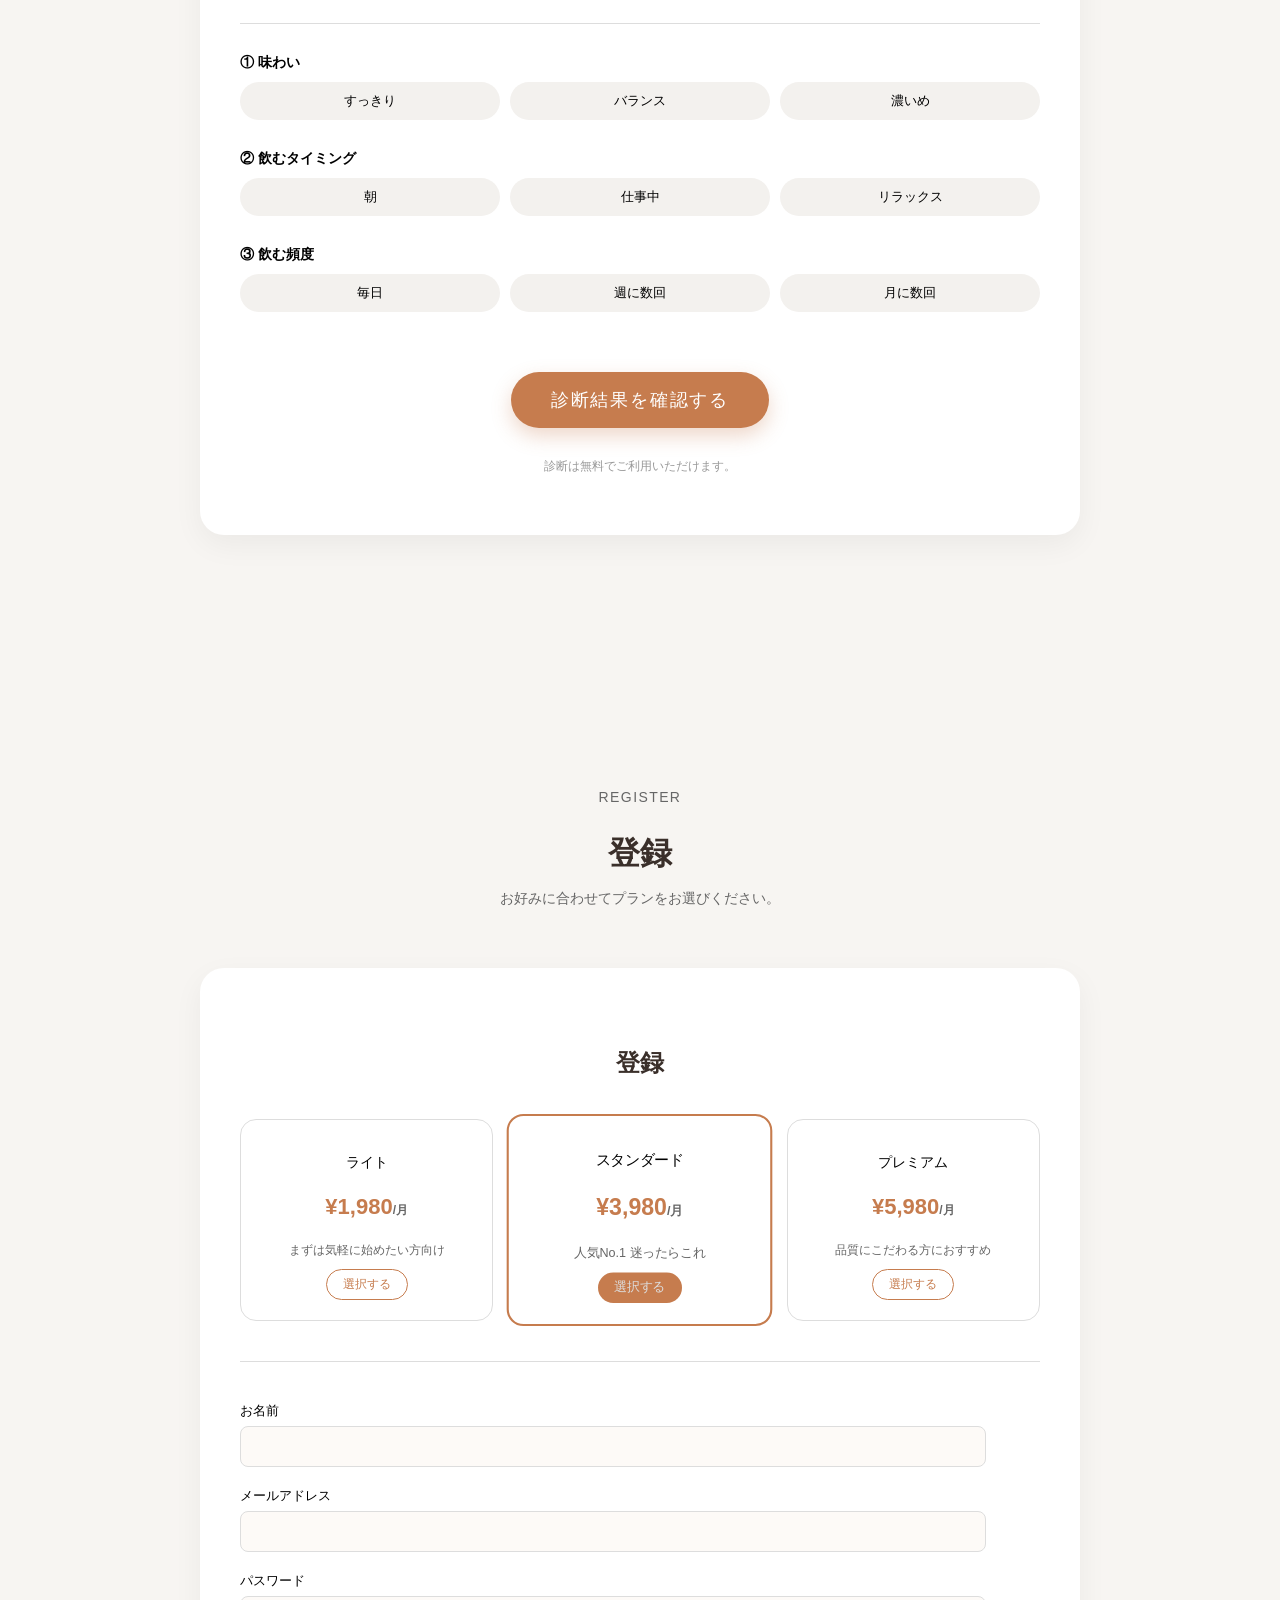
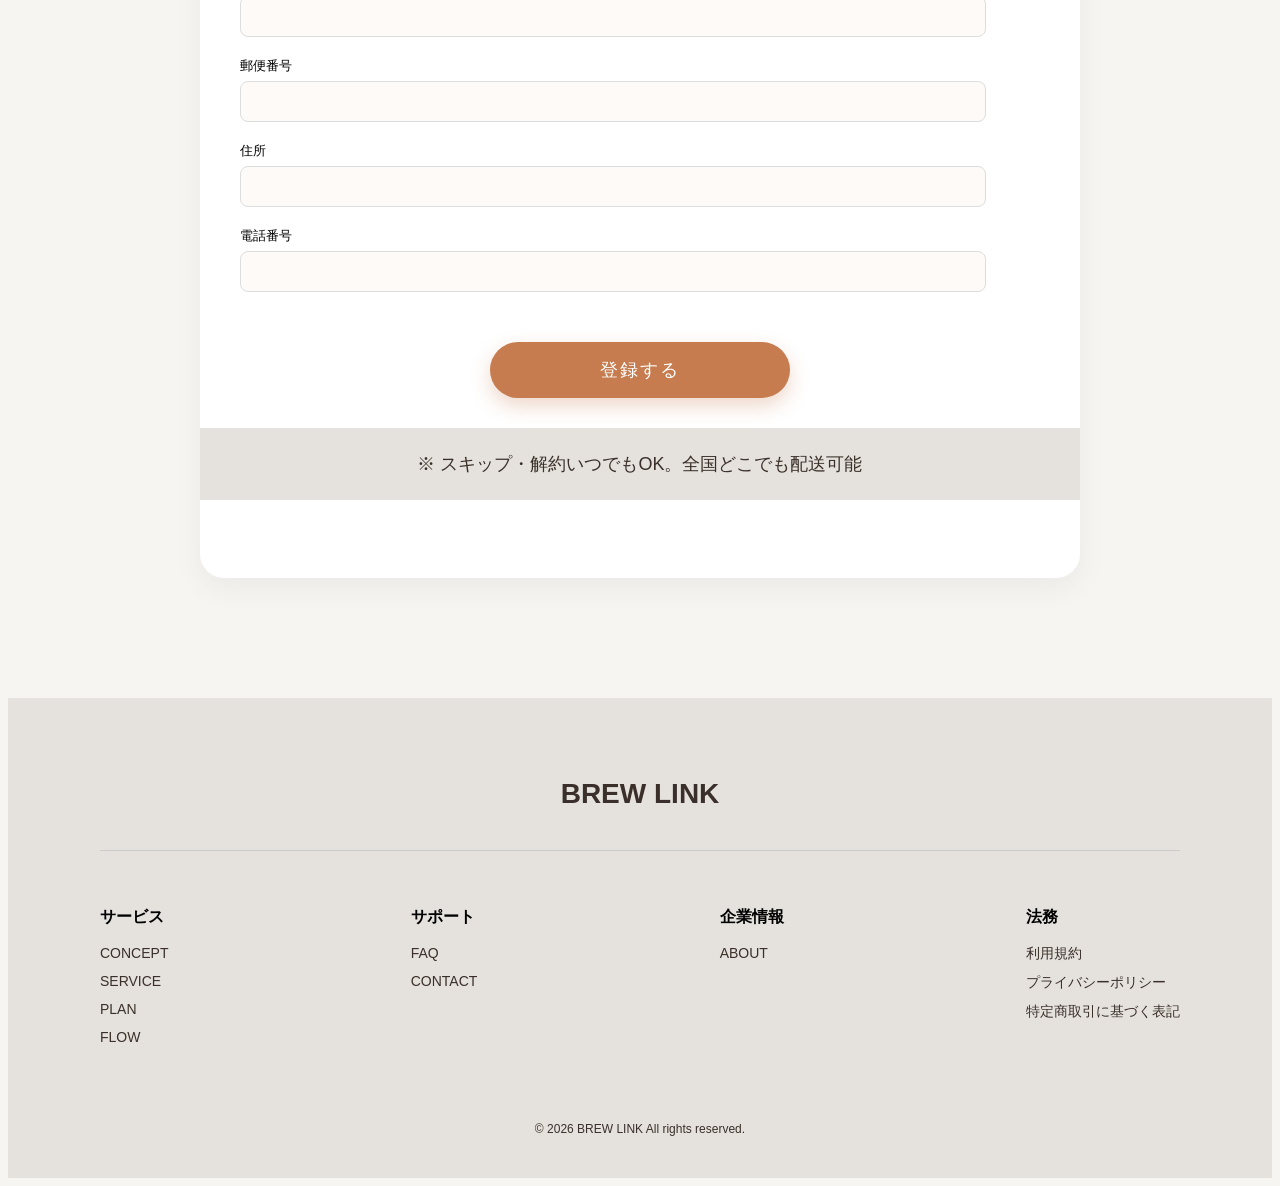
<file: flow.html>
<!DOCTYPE html>
<html lang="ja">
<head>
  <meta charset="UTF-8">
  <meta name="viewport" content="width=device-width, initial-scale=1.0">
  <title>FLOW | BREW LINK</title>
  <link rel="stylesheet" href="css/style.css">
  <link rel="stylesheet" href="css/flow.css">
</head>

<body id="top">

<header class="header">
  <div class="inner header_inner">

    <h1 class="logo">
      <a href="index.html">BREW LINK</a>
    </h1>

    <!-- ハンバーガー -->
    <div class="hamburger" id="hamburger">
      <span></span>
      <span></span>
      <span></span>
    </div>

    <nav class="nav">
      <ul class="nav_list">
        <li>
          <a href="concept.html">
            <span class="nav_en">CONCEPT</span>
            <span class="nav_jp">コンセプト</span>
          </a>
        </li>
        <li>
          <a href="service.html">
            <span class="nav_en">SERVICE</span>
            <span class="nav_jp">サービス</span>
          </a>
        </li>
        <li>
          <a href="plan.html">
            <span class="nav_en">PLAN</span>
            <span class="nav_jp">プラン</span>
          </a>
        </li>
        <li>
          <a href="about.html">
            <span class="nav_en">ABOUT</span>
            <span class="nav_jp">会社情報</span>
          </a>
        </li>
        <li>
          <a href="contact.html">
            <span class="nav_en">CONTACT</span>
            <span class="nav_jp">お問い合わせ</span>
          </a>
        </li>
      </ul>
      <!-- CTAスマホ用 -->
      <div class="nav_cta">
        <a href="flow.html#diagnosis" class="btn active">無料診断</a>
      </div>
    </nav>

    <div class="header_cta">
      <a href="flow.html#diagnosis" class="btn active">無料診断</a>
    </div>
  </div>
</header>

<section class="fv">
  <div class="fv_img">
    <img src="images/fv_flow.jpg" alt="コーヒーサブスク">
  </div>

  <div class="fv_content inner">

    <h2 class="fv_title">
      診断→選択→届く、<br>
      シンプルな３ステップ
    </h2>
    <a href="flow.html#diagnosis" class="btn fv_btn">無料診断をはじめる</a>
  </div>
</section>

<section class="flow">
  <div class="inner">

    <p class="flow_sub">FLOW</p>
    <h2 class="flow_title">ご利用の流れ</h2>
    <p class="flow_text">
      たった3ステップでコーヒーが届く。<br>
      面倒な手続きは一切ありません。
    </p>

    <div class="flow_list">

      <!-- 1 -->
      <div class="flow_item">
        <div class="flow_number">01</div>
        <h3>診断する</h3>
        <img src="images/icon_service4.png" alt="">
        <p>
          簡単な質問に答えるだけで、<br>
          あなたの好みを分析します
        </p>
      </div>

      <!-- 矢印 -->
      <div class="flow_arrow">▶</div>

      <!-- 2 -->
      <div class="flow_item">
        <div class="flow_number">02</div>
        <h3>プランを選ぶ</h3>
        <img src="images/icon_service5.png" alt="">
        <p>
          あなたに合ったプランを選択。<br>
          後から変更も可能です。
        </p>
      </div>

      <!-- 矢印 -->
      <div class="flow_arrow">▶</div>

      <!-- 3 -->
      <div class="flow_item">
        <div class="flow_number">03</div>
        <h3>コーヒーが届く</h3>
        <img src="images/icon_service6.png" alt="">
        <p>
          厳選されたコーヒーを定期的に
          お届けします。
        </p>
      </div>
    </div>
      <a href="flow.html#diagnosis" class="btn cta_btn">
        無料診断を始める →
      </a>
  </div>
</section>

<section class="feature">
  <div class="inner">
    <div class="feature_content">
      <p class="feature_label">FEATURE</p>

      <h2 class="feature_title">
        3つの特徴
      </h2>
    
      <p class="feature_text">
        好みに合った一杯を、もっと手軽に。
      </p>

      <div class="feature_list">
        <div class="feature_item">
          <img src="images/icon01_top.png" alt="分析">
          <h3>① パーソナライズ診断</h3>
          <p>
            簡単な質問に答えるだけで、<br>
            あなたの好みを分析。<br>
            初めてでも迷わず選べます。  
          </p>
        </div>

        <div class="feature_item">
          <img src="images/icon02_top.png" alt="提案">
          <h3>② 厳選されたコーヒー</h3>
          <p>
            プロが厳選した高品質な豆だけをお届け。<br>
            毎回違う味わいを楽しめます。
          </p>
        </div>

        <div class="feature_item">
          <img src="images/icon03_top.png" alt="配送">
          <h3>③ 続けやすいサブスク</h3>
          <p>
            スキップ・変更・解約も自由。<br>
            あなたのペースで無理なく続けられます。
          </p>
        </div>
      </div>
    </div>
  </div>
</section>

<section class="diagnosis" id="diagnosis">
  <div class="inner">
    <p class="diagnosis_label">DIAGNOSIS</p>
    <h2 class="diagnosis_title">診断</h2>
    <p class="diagnosis_text">
      はじめてでも安心。かんたん診断からスタート
    </p>
    <div class="diagnosis_box">
      <h3 class="diagnosis_heading">
        <span>かんたん診断で、</span><br>
        あなたに合うコーヒーを見つける
      </h3>
      <p class="diagnosis_desc">
        いくつかの質問に答えるだけで、あなたにぴったりの<br>
        コーヒーをご提案します。<br>
        <span>所要時間：約30秒です</span>
      </p>
      <hr>

      <!-- 質問① -->
      <div class="question">
        <p class="question_title" id="taste" name="taste">① 味わい</p>
		<div class="options">
  			<input type="radio" id="taste01" name="taste">
  			<label for="taste01">すっきり</label>
  			<input type="radio" id="taste02" name="taste">
  			<label for="taste02">バランス</label>
  			<input type="radio" id="taste03" name="taste">
  			<label for="taste03">濃いめ</label>
		</div>
      </div>

      <!-- 質問② -->
      <div class="question">
        <p class="question_title">② 飲むタイミング</p>
        <div class="options" id="timing" name="timing">
			<input type="radio" id="timing01" name="timing">
          	<label for="timing01">朝</label>
			<input type="radio" id="timing02" name="timing">
          	<label for="timing02">仕事中</label>
			<input type="radio" id="timing03" name="timing">
          	<label for="timing03">リラックス</label>
        </div>
      </div>

      <!-- 質問③ -->
      <div class="question">
        <p class="question_title">③ 飲む頻度</p>
        <div class="options" id="frequency" name="frequency">
			<input type="radio" id="frequency01" name="frequency">
          	<label for="frequency01">毎日</label>
			<input type="radio" id="frequency02" name="frequency">
          	<label for="frequency02">週に数回</label>
			<input type="radio" id="frequency03" name="frequency">
          	<label for="frequency03">月に数回</label>
        </div>
      </div>
      <button class="btn diagnosis_btn">
        診断結果を確認する
      </button>
      <p class="diagnosis_note">
        診断は無料でご利用いただけます。
      </p>
    </div>
  </div>
</section>

<section class="register" id="register">
  <div class="inner">
    <p class="register_label">REGISTER</p>
    <h2 class="register_title">登録</h2>
    <p class="register_text">
      お好みに合わせてプランをお選びください。
    </p>
    <div class="register_box">
      <h2 class="register_formtitle">登録</h2>

      <!-- プラン選択 -->
      <div class="register_plans">

        <!-- ライト -->
        <label class="plan_card">
          <input type="radio" name="plan">
          <div class="plan_inner">
            <p class="plan_name">ライト</p>
            <p class="plan_price">¥1,980<span>/月</span></p>
            <p class="plan_text">まずは気軽に始めたい方向け</p>
            <span class="plan_btn">選択する</span>
          </div>
        </label>

        <!-- スタンダード -->
        <label class="plan_card is_active">
          <input type="radio" name="plan" checked>
          <div class="plan_inner">
            <p class="plan_name">スタンダード</p>
            <p class="plan_price">¥3,980<span>/月</span></p>
            <p class="plan_text">人気No.1 迷ったらこれ</p>
            <span class="plan_btn">選択する</span>
          </div>
        </label>

        <!-- プレミアム -->
        <label class="plan_card">
          <input type="radio" name="plan">
          <div class="plan_inner">
            <p class="plan_name">プレミアム</p>
            <p class="plan_price">¥5,980<span>/月</span></p>
            <p class="plan_text">品質にこだわる方におすすめ</p>
            <span class="plan_btn">選択する</span>
          </div>
        </label>
      </div>
      <hr>

      <!-- フォーム -->
      <form class="register_form">
        <div class="form_item">
          <label>お名前</label>
          <input type="text" required>
        </div>
        <div class="form_item">
          <label>メールアドレス</label>
          <input type="email" required>
        </div>
        <div class="form_item">
          <label>パスワード</label>
          <input type="password" required>
        </div>
        <div class="form_item">
          <label>郵便番号</label>
          <input type="text" required>
        </div>
        <div class="form_item">
          <label>住所</label>
          <input type="text" required>
        </div>
        <div class="form_item">
          <label>電話番号</label>
          <input type="text" required>
        </div>
        <button class="btn register_btn">
          登録する
        </button>
      </form>

      <p class="register_note">
        ※ スキップ・解約いつでもOK。全国どこでも配送可能
      </p>
    </div>
  </div>
</section>

<footer class="footer">
  <div class="inner footer_inner">

    <div class="footer_logo">
      <a href="index.html">BREW LINK</a>
    </div>

    <div class="footer_nav">

      <div class="footer_col">
        <p>サービス</p>
        <ul>
          <li><a href="concept.html">CONCEPT</a></li>
          <li><a href="service.html">SERVICE</a></li>
          <li><a href="plan.html">PLAN</a></li>
          <li><a href="flow.html">FLOW</a></li>
        </ul>
      </div>

      <div class="footer_col">
        <p>サポート</p>
        <ul>
          <li><a href="faq.html">FAQ</a></li>
          <li><a href="contact.html">CONTACT</a></li>
        </ul>
      </div>

      <div class="footer_col">
        <p>企業情報</p>
        <ul>
          <li><a href="about.html">ABOUT</a></li>
        </ul>
      </div>

      <div class="footer_col">
        <p>法務</p>
        <ul>
          <li><a href="terms.html">利用規約</a></li>
          <li><a href="privacy_policy.html">プライバシーポリシー</a></li>
          <li><a href="legal_notice.html">特定商取引に基づく表記</a></li>
        </ul>
      </div>

    </div>

    <p class="copyright">
      © 2026 BREW LINK All rights reserved.
    </p>

  </div>
</footer>

<button id="page-top" aria-label="ページトップへ戻る">
  ↑
</button>

<script src="js/script.js"></script>

</body>
</html>
</file>
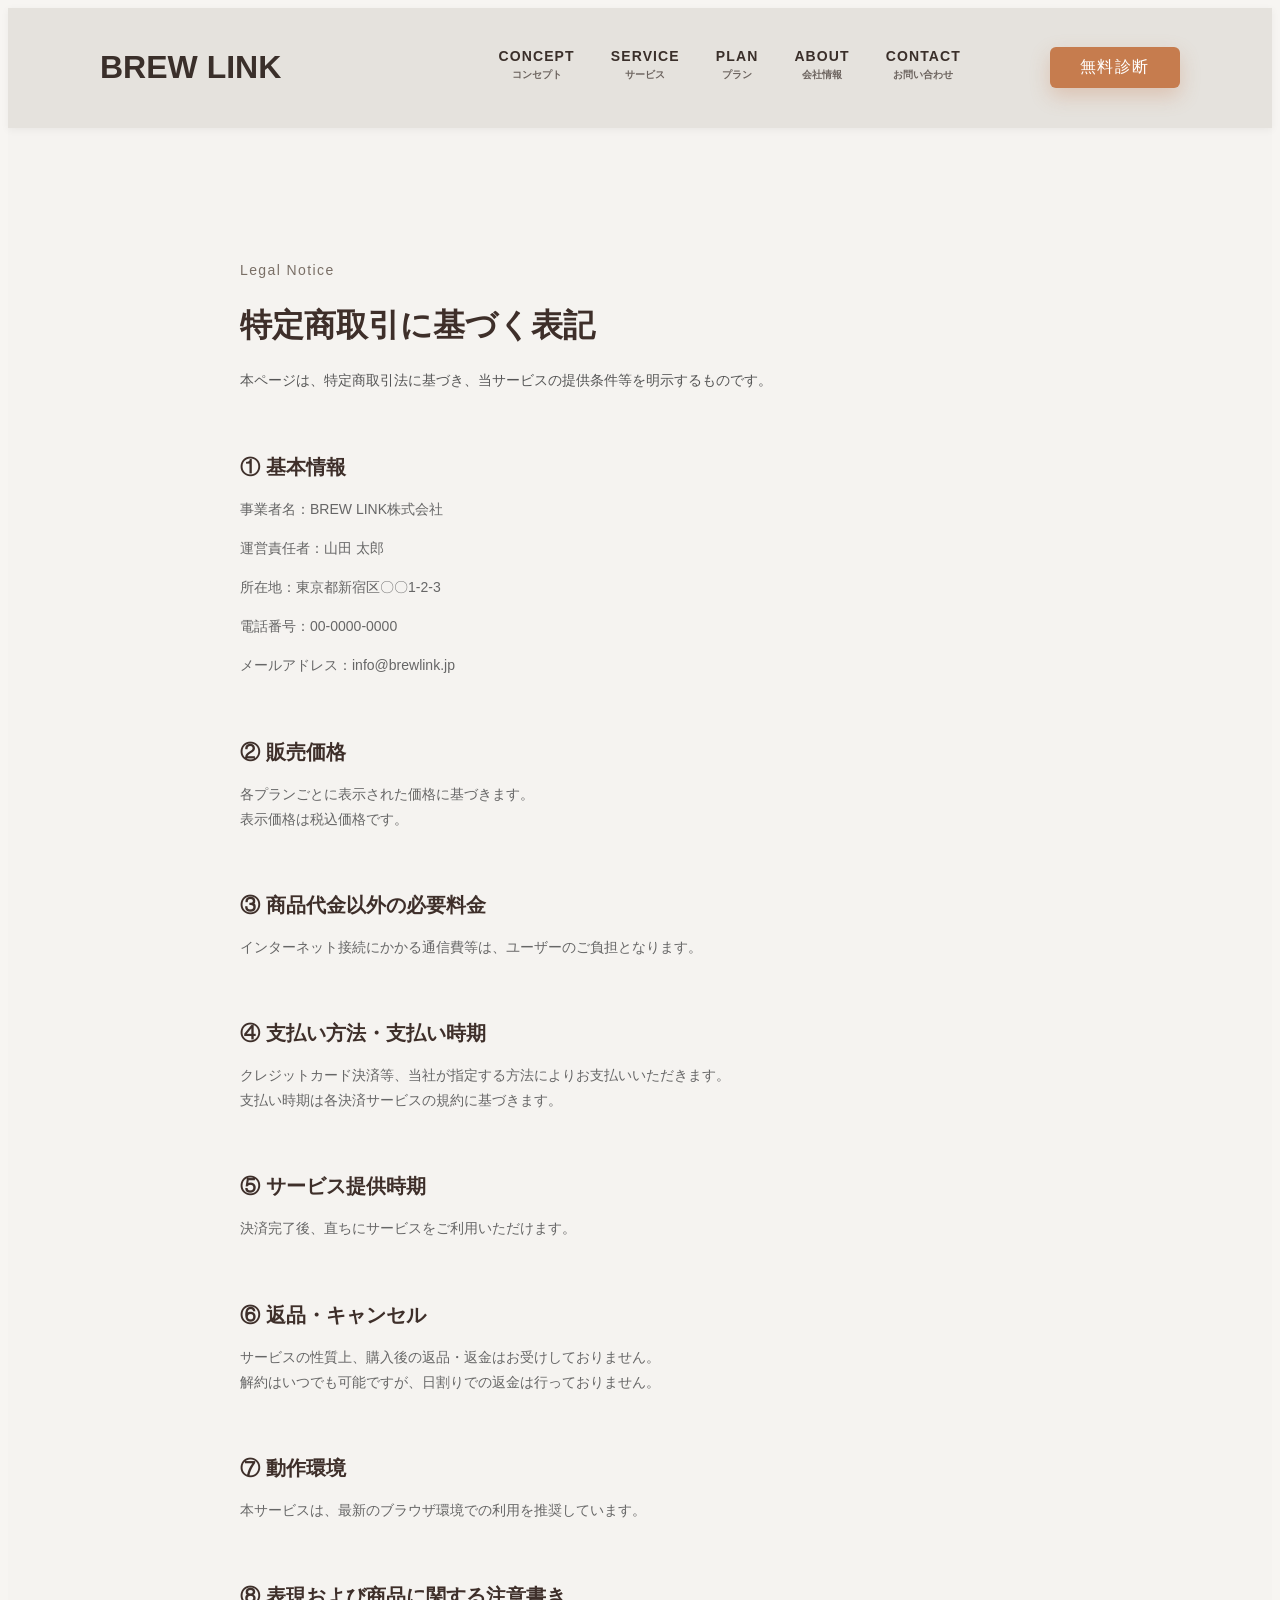
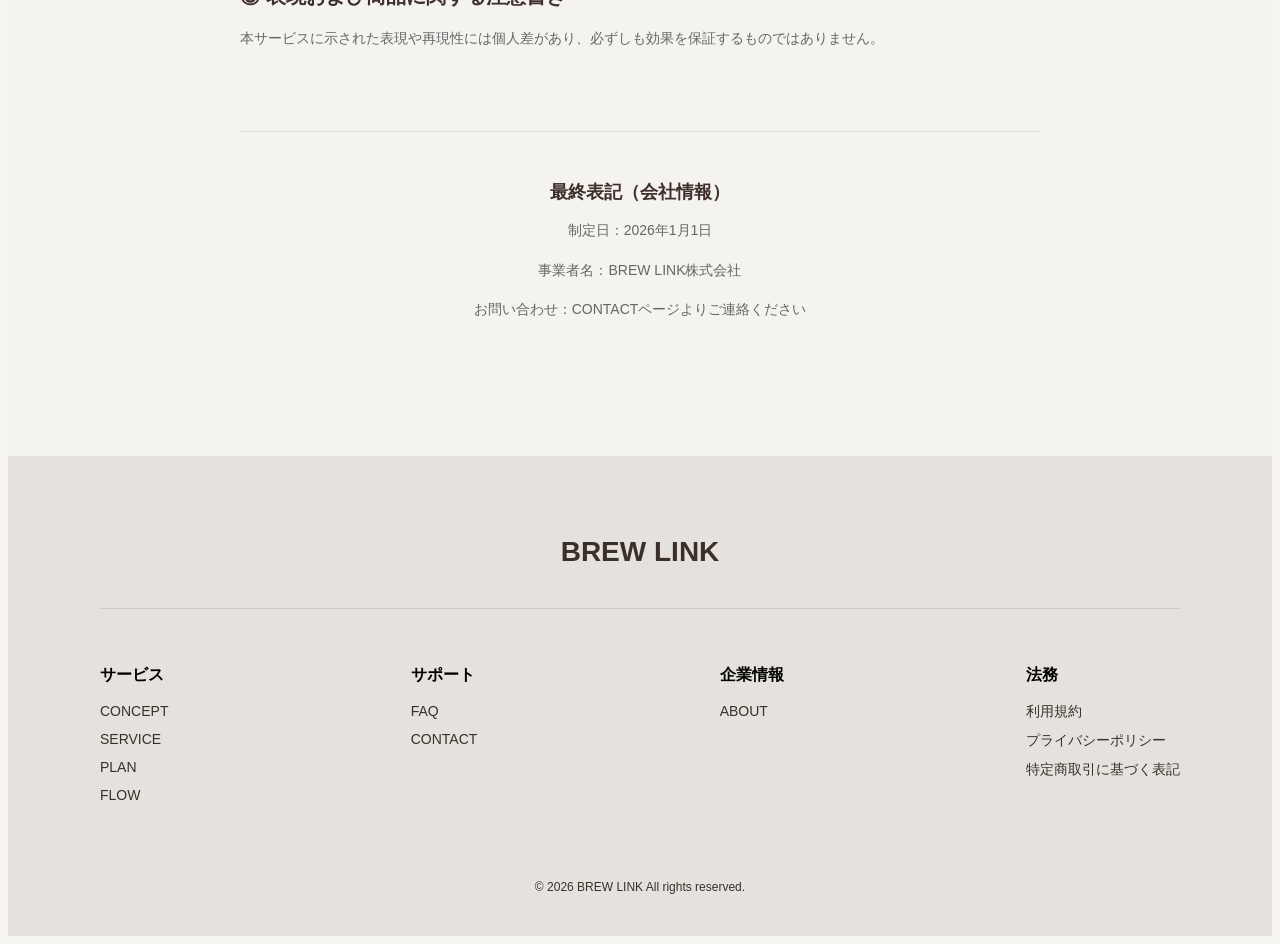
<file: legal_notice.html>
<!DOCTYPE html>
<html lang="ja">
<head>
  <meta charset="UTF-8">
  <meta name="viewport" content="width=device-width, initial-scale=1.0">
  <title>LEGAL NOTICE | BREW LINK</title>
  <link rel="stylesheet" href="css/style.css">
  <link rel="stylesheet" href="css/terms.css">
</head>

<body id="top">

<header class="header">
  <div class="inner header_inner">

    <h1 class="logo">
      <a href="index.html">BREW LINK</a>
    </h1>

    <!-- ハンバーガー -->
    <div class="hamburger" id="hamburger">
      <span></span>
      <span></span>
      <span></span>
    </div>

    <nav class="nav">
      <ul class="nav_list">
        <li>
          <a href="concept.html">
            <span class="nav_en">CONCEPT</span>
            <span class="nav_jp">コンセプト</span>
          </a>
        </li>
        <li>
          <a href="service.html">
            <span class="nav_en">SERVICE</span>
            <span class="nav_jp">サービス</span>
          </a>
        </li>
        <li>
          <a href="plan.html">
            <span class="nav_en">PLAN</span>
            <span class="nav_jp">プラン</span>
          </a>
        </li>
        <li>
          <a href="about.html">
            <span class="nav_en">ABOUT</span>
            <span class="nav_jp">会社情報</span>
          </a>
        </li>
        <li>
          <a href="contact.html">
            <span class="nav_en">CONTACT</span>
            <span class="nav_jp">お問い合わせ</span>
          </a>
        </li>
      </ul>
      <!-- CTAスマホ用 -->
      <div class="nav_cta">
        <a href="flow.html#diagnosis" class="btn">無料診断</a>
      </div>
    </nav>

    <div class="header_cta">
      <a href="flow.html#diagnosis" class="btn">無料診断</a>
    </div>
  </div>
</header>

<section class="terms">
  <div class="inner">

    <!-- タイトル -->
    <p class="terms_en">Legal Notice</p>
    <h1 class="terms_title">特定商取引に基づく表記</h1>

    <p class="terms_lead">
      本ページは、特定商取引法に基づき、当サービスの提供条件等を明示するものです。
    </p>

    <!-- ① 基本情報 -->
    <div class="terms_block">
      <h2>① 基本情報</h2>
      <p>事業者名：BREW LINK株式会社</p>
      <p>運営責任者：山田 太郎</p>
      <p>所在地：東京都新宿区〇〇1-2-3</p>
      <p>電話番号：00-0000-0000</p>
      <p>メールアドレス：info@brewlink.jp</p>
    </div>

    <!-- ② 販売価格 -->
    <div class="terms_block">
      <h2>② 販売価格</h2>
      <p>
        各プランごとに表示された価格に基づきます。<br>
        表示価格は税込価格です。
      </p>
    </div>

    <!-- ③ 必要料金 -->
    <div class="terms_block">
      <h2>③ 商品代金以外の必要料金</h2>
      <p>
        インターネット接続にかかる通信費等は、ユーザーのご負担となります。
      </p>
    </div>

    <!-- ④ 支払い -->
    <div class="terms_block">
      <h2>④ 支払い方法・支払い時期</h2>
      <p>
        クレジットカード決済等、当社が指定する方法によりお支払いいただきます。<br>
        支払い時期は各決済サービスの規約に基づきます。
      </p>
    </div>

    <!-- ⑤ 提供時期 -->
    <div class="terms_block">
      <h2>⑤ サービス提供時期</h2>
      <p>
        決済完了後、直ちにサービスをご利用いただけます。
      </p>
    </div>

    <!-- ⑥ 返品 -->
    <div class="terms_block">
      <h2>⑥ 返品・キャンセル</h2>
      <p>
        サービスの性質上、購入後の返品・返金はお受けしておりません。<br>
        解約はいつでも可能ですが、日割りでの返金は行っておりません。
      </p>
    </div>

    <!-- ⑦ 動作環境 -->
    <div class="terms_block">
      <h2>⑦ 動作環境</h2>
      <p>
        本サービスは、最新のブラウザ環境での利用を推奨しています。
      </p>
    </div>

    <!-- ⑧ 注意書き -->
    <div class="terms_block">
      <h2>⑧ 表現および商品に関する注意書き</h2>
      <p>
        本サービスに示された表現や再現性には個人差があり、必ずしも効果を保証するものではありません。
      </p>
    </div>

    <!-- 最終表記 -->
    <div class="terms_footer">
      <h3>最終表記（会社情報）</h3>
      <p>制定日：2026年1月1日</p>
      <p>事業者名：BREW LINK株式会社</p>
      <p>お問い合わせ：CONTACTページよりご連絡ください</p>
    </div>

  </div>
</section>

<footer class="footer">
  <div class="inner footer_inner">

    <div class="footer_logo">
      <a href="index.html">BREW LINK</a>
    </div>

    <div class="footer_nav">

      <div class="footer_col">
        <p>サービス</p>
        <ul>
          <li><a href="concept.html">CONCEPT</a></li>
          <li><a href="service.html">SERVICE</a></li>
          <li><a href="plan.html">PLAN</a></li>
          <li><a href="flow.html">FLOW</a></li>
        </ul>
      </div>

      <div class="footer_col">
        <p>サポート</p>
        <ul>
          <li><a href="faq.html">FAQ</a></li>
          <li><a href="contact.html">CONTACT</a></li>
        </ul>
      </div>

      <div class="footer_col">
        <p>企業情報</p>
        <ul>
          <li><a href="about.html">ABOUT</a></li>
        </ul>
      </div>

      <div class="footer_col">
        <p>法務</p>
        <ul>
          <li><a href="terms.html">利用規約</a></li>
          <li><a href="privacy_policy.html">プライバシーポリシー</a></li>
          <li><a href="legal_notice.html">特定商取引に基づく表記</a></li>
        </ul>
      </div>

    </div>

    <p class="copyright">
      © 2026 BREW LINK All rights reserved.
    </p>

  </div>
</footer>

<button id="page-top" aria-label="ページトップへ戻る">
  ↑
</button>

<script src="js/script.js"></script>

</body>
</html>
</file>
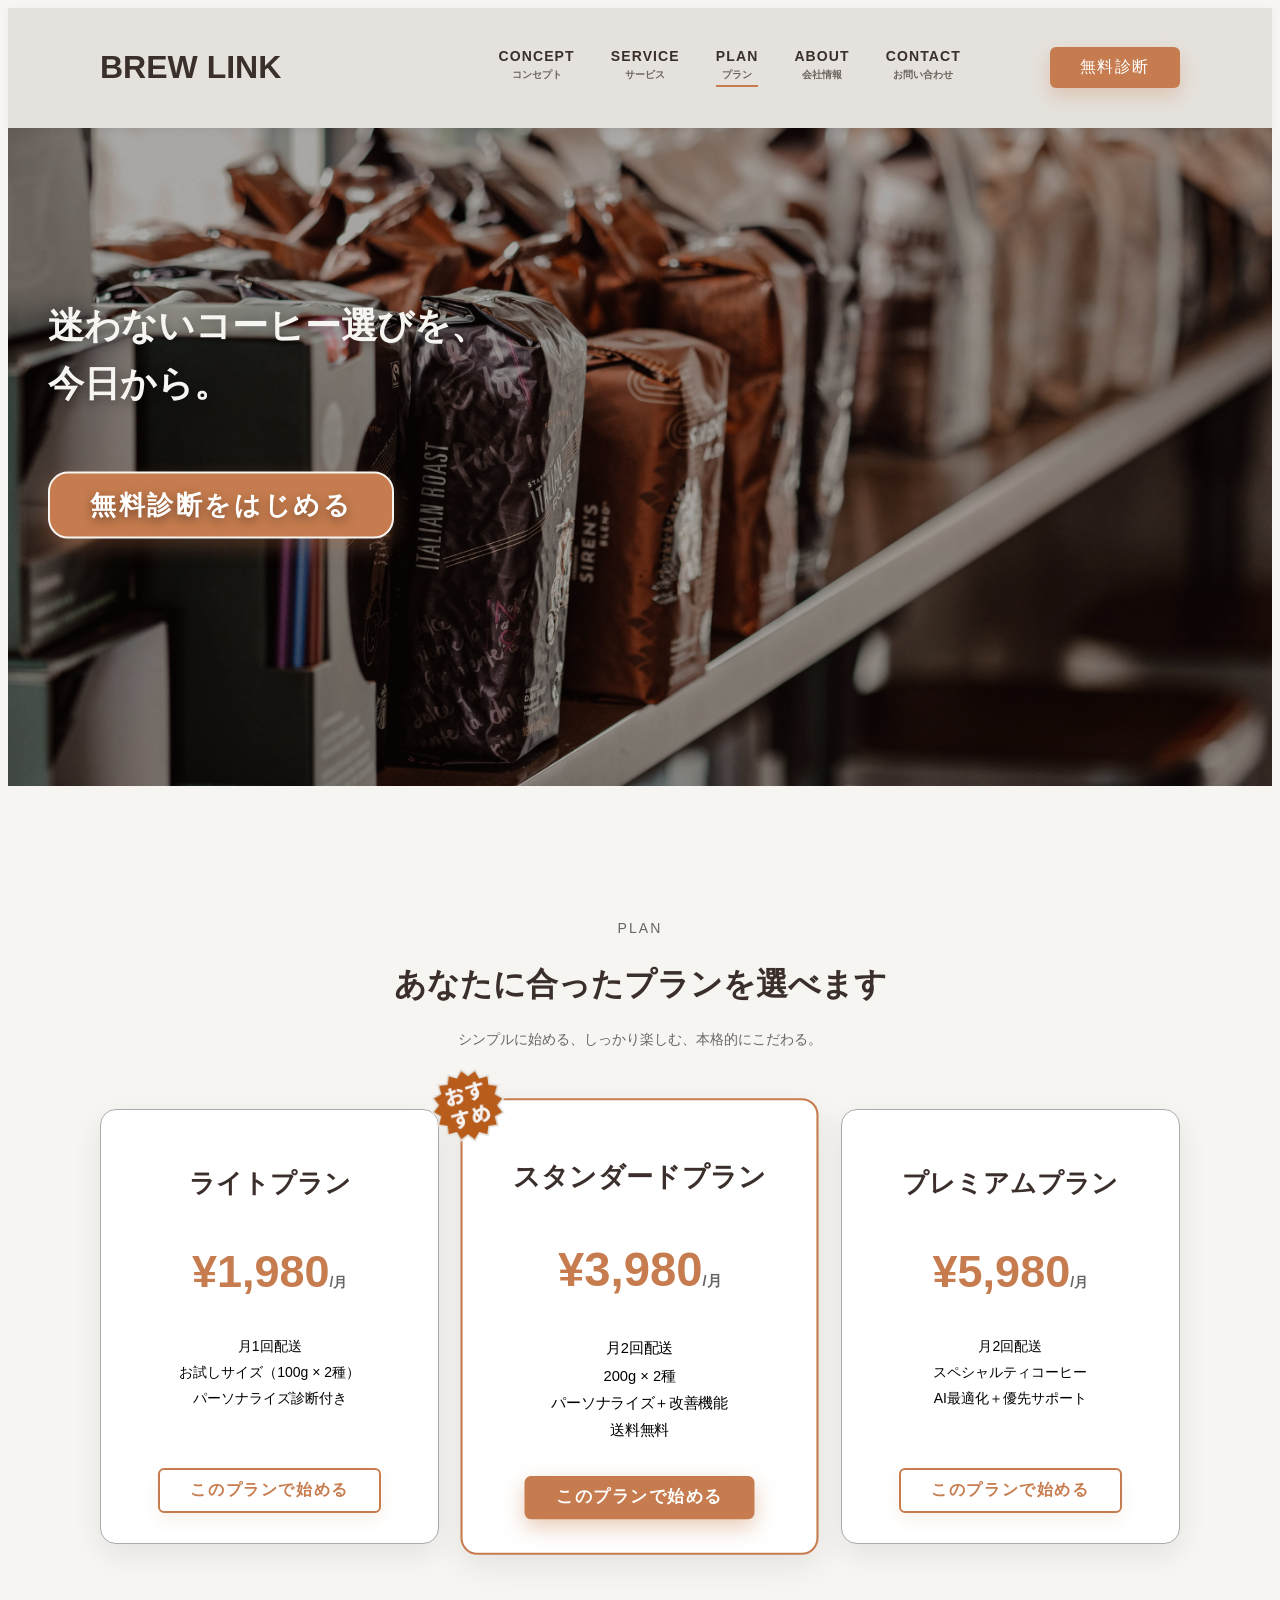
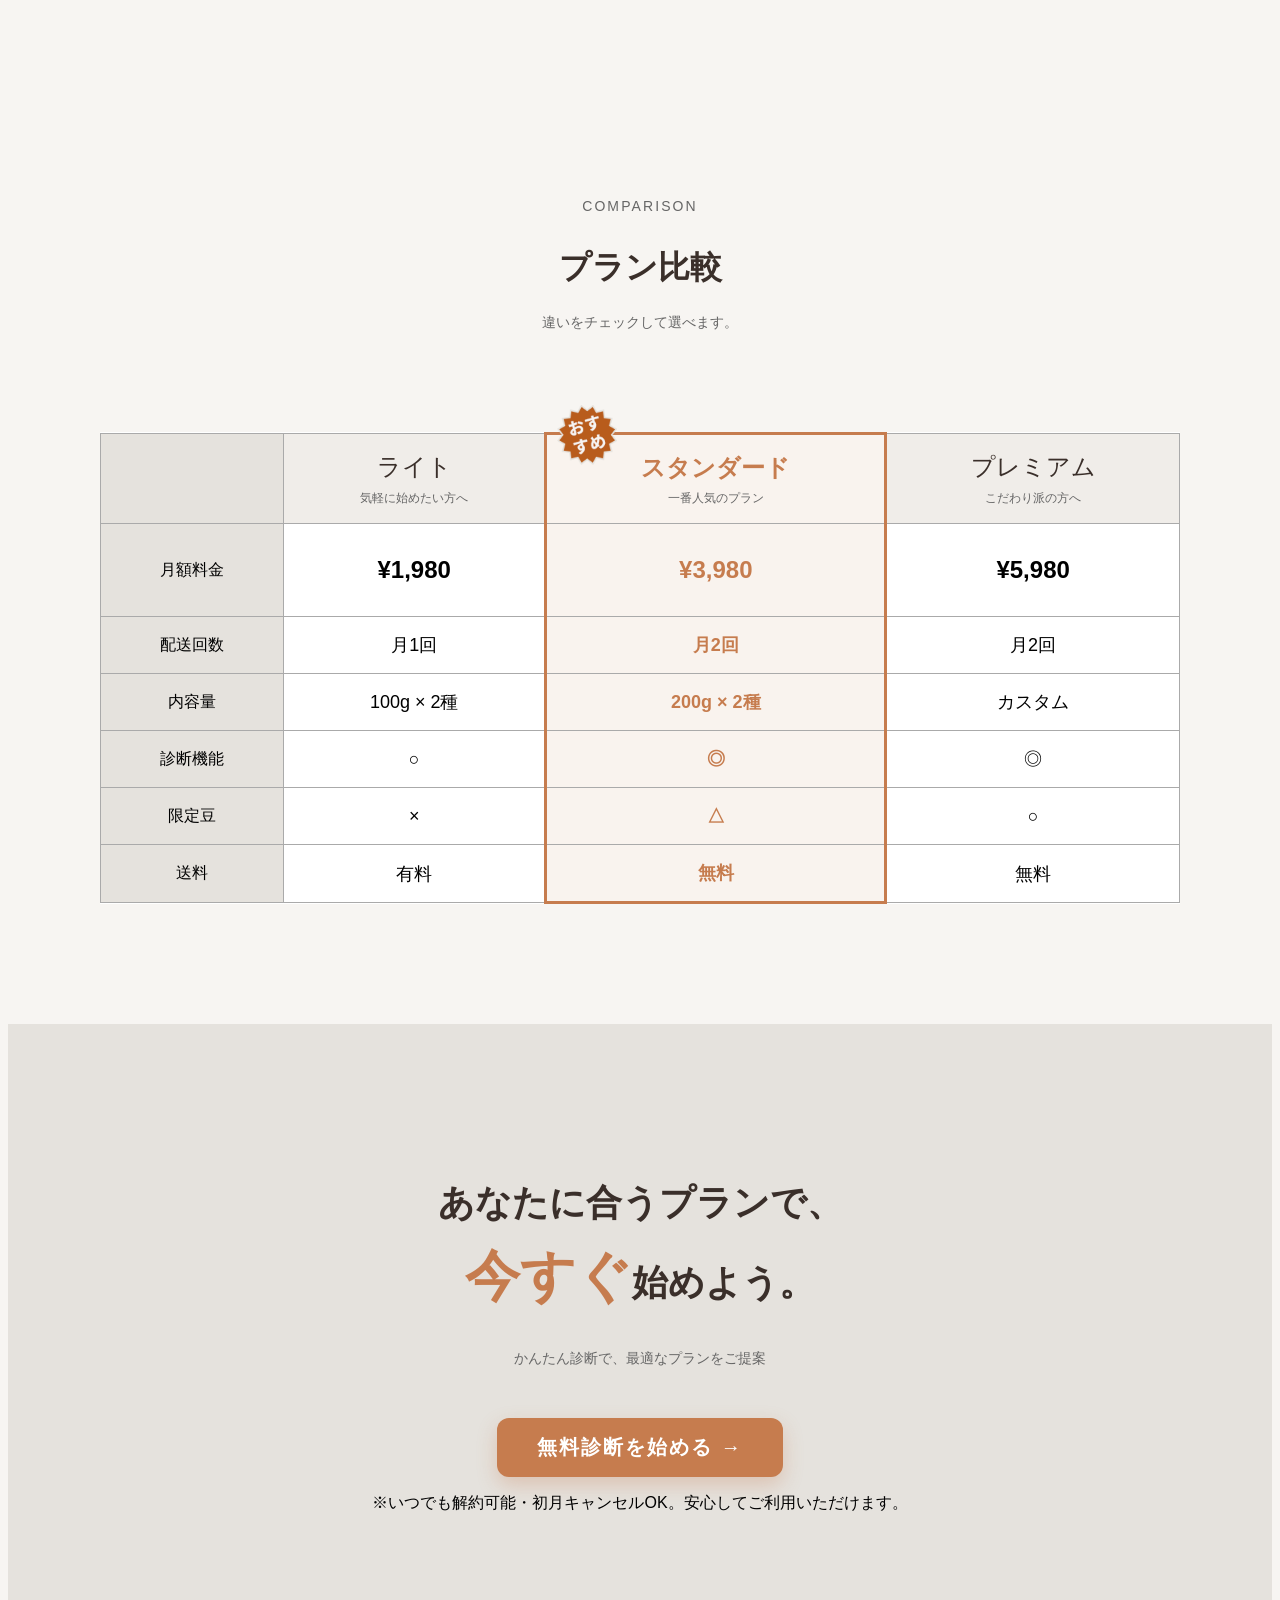
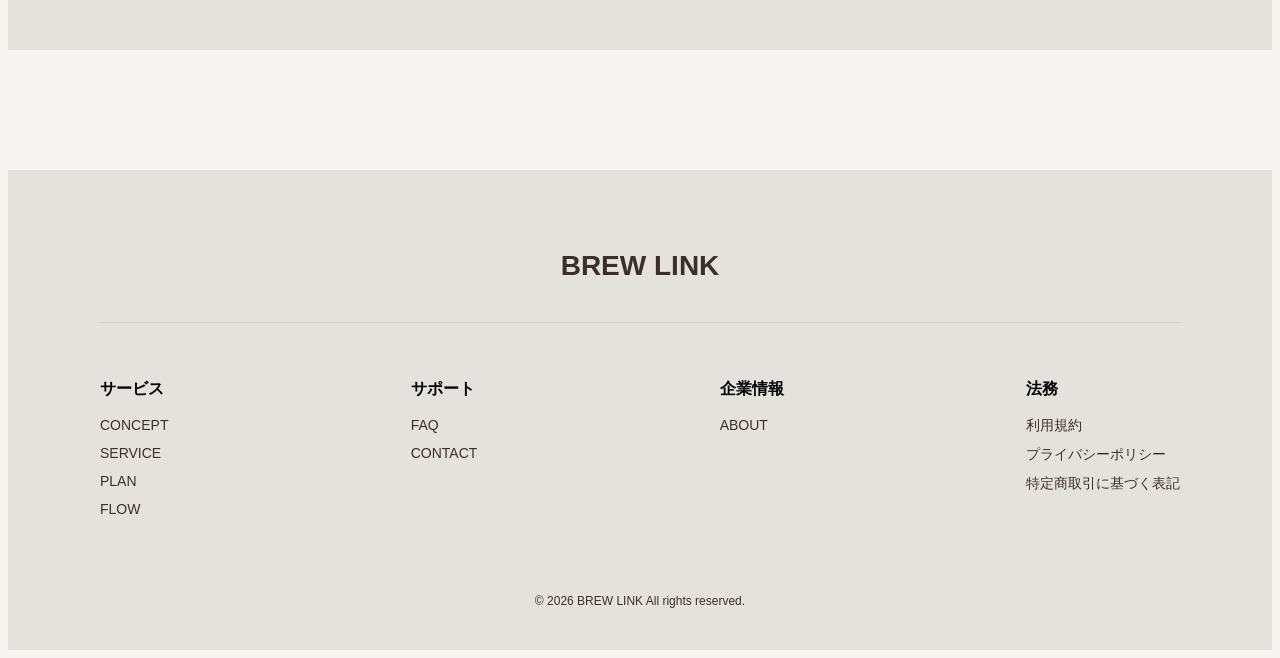
<file: plan.html>
<!DOCTYPE html>
<html lang="ja">
<head>
  <meta charset="UTF-8">
  <meta name="viewport" content="width=device-width, initial-scale=1.0">
  <title>PLAN | BREW LINK</title>
  <link rel="stylesheet" href="css/style.css">
  <link rel="stylesheet" href="css/plan.css">
</head>

<body id="top">

<header class="header">
  <div class="inner header_inner">

    <h1 class="logo">
      <a href="index.html">BREW LINK</a>
    </h1>

    <!-- ハンバーガー -->
    <div class="hamburger" id="hamburger">
      <span></span>
      <span></span>
      <span></span>
    </div>

    <nav class="nav">
      <ul class="nav_list">
        <li>
          <a href="concept.html">
            <span class="nav_en">CONCEPT</span>
            <span class="nav_jp">コンセプト</span>
          </a>
        </li>
        <li>
          <a href="service.html">
            <span class="nav_en">SERVICE</span>
            <span class="nav_jp">サービス</span>
          </a>
        </li>
        <li>
          <a href="plan.html" class="active">
            <span class="nav_en">PLAN</span>
            <span class="nav_jp">プラン</span>
          </a>
        </li>
        <li>
          <a href="about.html">
            <span class="nav_en">ABOUT</span>
            <span class="nav_jp">会社情報</span>
          </a>
        </li>
        <li>
          <a href="contact.html">
            <span class="nav_en">CONTACT</span>
            <span class="nav_jp">お問い合わせ</span>
          </a>
        </li>
      </ul>
      <!-- CTAスマホ用 -->
      <div class="nav_cta">
        <a href="flow.html#diagnosis" class="btn">無料診断</a>
      </div>
    </nav>

    <div class="header_cta">
      <a href="flow.html#diagnosis" class="btn">無料診断</a>
    </div>
  </div>
</header>

<section class="fv">
  <div class="fv_img">
    <img src="images/fv_plan.jpg" alt="コーヒー選び">
  </div>

  <div class="fv_content inner">

    <h2 class="fv_title">
      迷わないコーヒー選びを、<br>
      今日から。
    </h2>
    <a href="flow.html#diagnosis" class="btn fv_btn">無料診断をはじめる</a>
  </div>
</section>

<section class="plan">
  <div class="inner">
    <div class="plan_content">
      <p class="plan_label">PLAN</p>
      <h2 class="plan_title">
        あなたに合ったプランを選べます
      </h2>
      <p class="plan_text">
        シンプルに始める、しっかり楽しむ、本格的にこだわる。
      </p>
      <div class="plan_list">

        <!-- ライト -->
        <div class="plan_item">
          <p class="plan_name">ライトプラン</p>
          <p class="plan_price">¥1,980<span>/月</span></p>
          <ul class="plan_features">
            <li>月1回配送</li>
            <li>お試しサイズ（100g × 2種）</li>
            <li>パーソナライズ診断付き</li>
          </ul>
          <a href="flow.html#register" class="btn plan_btn">このプランで始める</a>
        </div>

        <!-- スタンダード（おすすめ） -->
        <div class="plan_item is_popular">

          <span class="plan_badge">
            <img src="images/badge.png" alt="おすすめ">
          </span>
          <p class="plan_name">スタンダードプラン</p>
          <p class="plan_price">¥3,980<span>/月</span></p>
          <ul class="plan_features">
            <li>月2回配送</li>
            <li>200g × 2種</li>
            <li>パーソナライズ＋改善機能</li>
            <li>送料無料</li>
          </ul>
          <a href="flow.html#register" class="btn plan_btn">このプランで始める</a>
        </div>

        <!-- プレミアム -->
        <div class="plan_item">
          <p class="plan_name">プレミアムプラン</p>
          <p class="plan_price">¥5,980<span>/月</span></p>
          <ul class="plan_features">
            <li>月2回配送</li>
            <li>スペシャルティコーヒー</li>
            <li>AI最適化＋優先サポート</li>
          </ul>
          <a href="flow.html#register" class="btn plan_btn">このプランで始める</a>
        </div>
      </div>
    </div>
  </div>
</section>

<section class="plan_compare" id="plan compare">
  <div class="inner">
    <div class="content">
      <p class="compare_label">COMPARISON</p>
      <h3 class="compare_title">プラン比較</h3>
      <p class="compare_text">違いをチェックして選べます。</p>

      <div class="compare_table_wrap">
        <table class="compare_table">
          <tr class="plan_name">
            <th></th>
            <th>
              ライト
              <span class="plan_sub">気軽に始めたい方へ</span>
            </th>
            <th class="is_popular">
            <span class="badge">
              <img src="images/badge.png" alt="おすすめ">
            </span>
              スタンダード
              <span class="plan_sub">一番人気のプラン</span>
            </th>
            <th>
              プレミアム
              <span class="plan_sub">こだわり派の方へ</span>
            </th>
          </tr>

          <tr class="price_row">
            <th>月額料金</th>
            <td>¥1,980</td>
            <td class="is_popular">¥3,980</td>
            <td>¥5,980</td>
          </tr>

          <tr>
            <th>配送回数</th>
            <td>月1回</td>
            <td class="is_popular">月2回</td>
            <td>月2回</td>
          </tr>

          <tr>
            <th>内容量</th>
            <td>100g × 2種</td>
            <td class="is_popular">200g × 2種</td>
            <td>カスタム</td>
          </tr>

          <tr>
           <th>診断機能</th>
            <td>○</td>
            <td class="is_popular">◎</td>
            <td>◎</td>
          </tr>

          <tr>
            <th>限定豆</th>
            <td>×</td>
            <td class="is_popular">△</td>
            <td>○</td>
          </tr>

          <tr>
            <th>送料</th>
            <td>有料</td>
            <td class="is_popular">無料</td>
            <td>無料</td>
          </tr>
        </table>
      </div>
    </div>
  </div>
</section>

<section class="cta cta_last">
  <div class="inner">

    <h2 class="cta_title">
      あなたに合うプランで、<br>
      <span>今すぐ</span>始めよう。
    </h2>

    <p class="cta_text">
      かんたん診断で、最適なプランをご提案
    </p>

    <a href="flow.html#diagnosis" class="btn cta_btn">
      無料診断を始める →
    </a>

    <p class="cta_note">
      ※いつでも解約可能・初月キャンセルOK。安心してご利用いただけます。
    </p>

  </div>
</section>

<footer class="footer">
  <div class="inner footer_inner">

    <div class="footer_logo">
      <a href="index.html">BREW LINK</a>
    </div>

    <div class="footer_nav">

      <div class="footer_col">
        <p>サービス</p>
        <ul>
          <li><a href="concept.html">CONCEPT</a></li>
          <li><a href="service.html">SERVICE</a></li>
          <li><a href="plan.html">PLAN</a></li>
          <li><a href="flow.html">FLOW</a></li>
        </ul>
      </div>

      <div class="footer_col">
        <p>サポート</p>
        <ul>
          <li><a href="faq.html">FAQ</a></li>
          <li><a href="contact.html">CONTACT</a></li>
        </ul>
      </div>

      <div class="footer_col">
        <p>企業情報</p>
        <ul>
          <li><a href="about.html">ABOUT</a></li>
        </ul>
      </div>

      <div class="footer_col">
        <p>法務</p>
        <ul>
          <li><a href="terms.html">利用規約</a></li>
          <li><a href="privacy_policy.html">プライバシーポリシー</a></li>
          <li><a href="legal_notice.html">特定商取引に基づく表記</a></li>
        </ul>
      </div>

    </div>

    <p class="copyright">
      © 2026 BREW LINK All rights reserved.
    </p>

  </div>
</footer>

<button id="page-top" aria-label="ページトップへ戻る">
  ↑
</button>

<script src="js/script.js"></script>

</body>
</html>
</file>
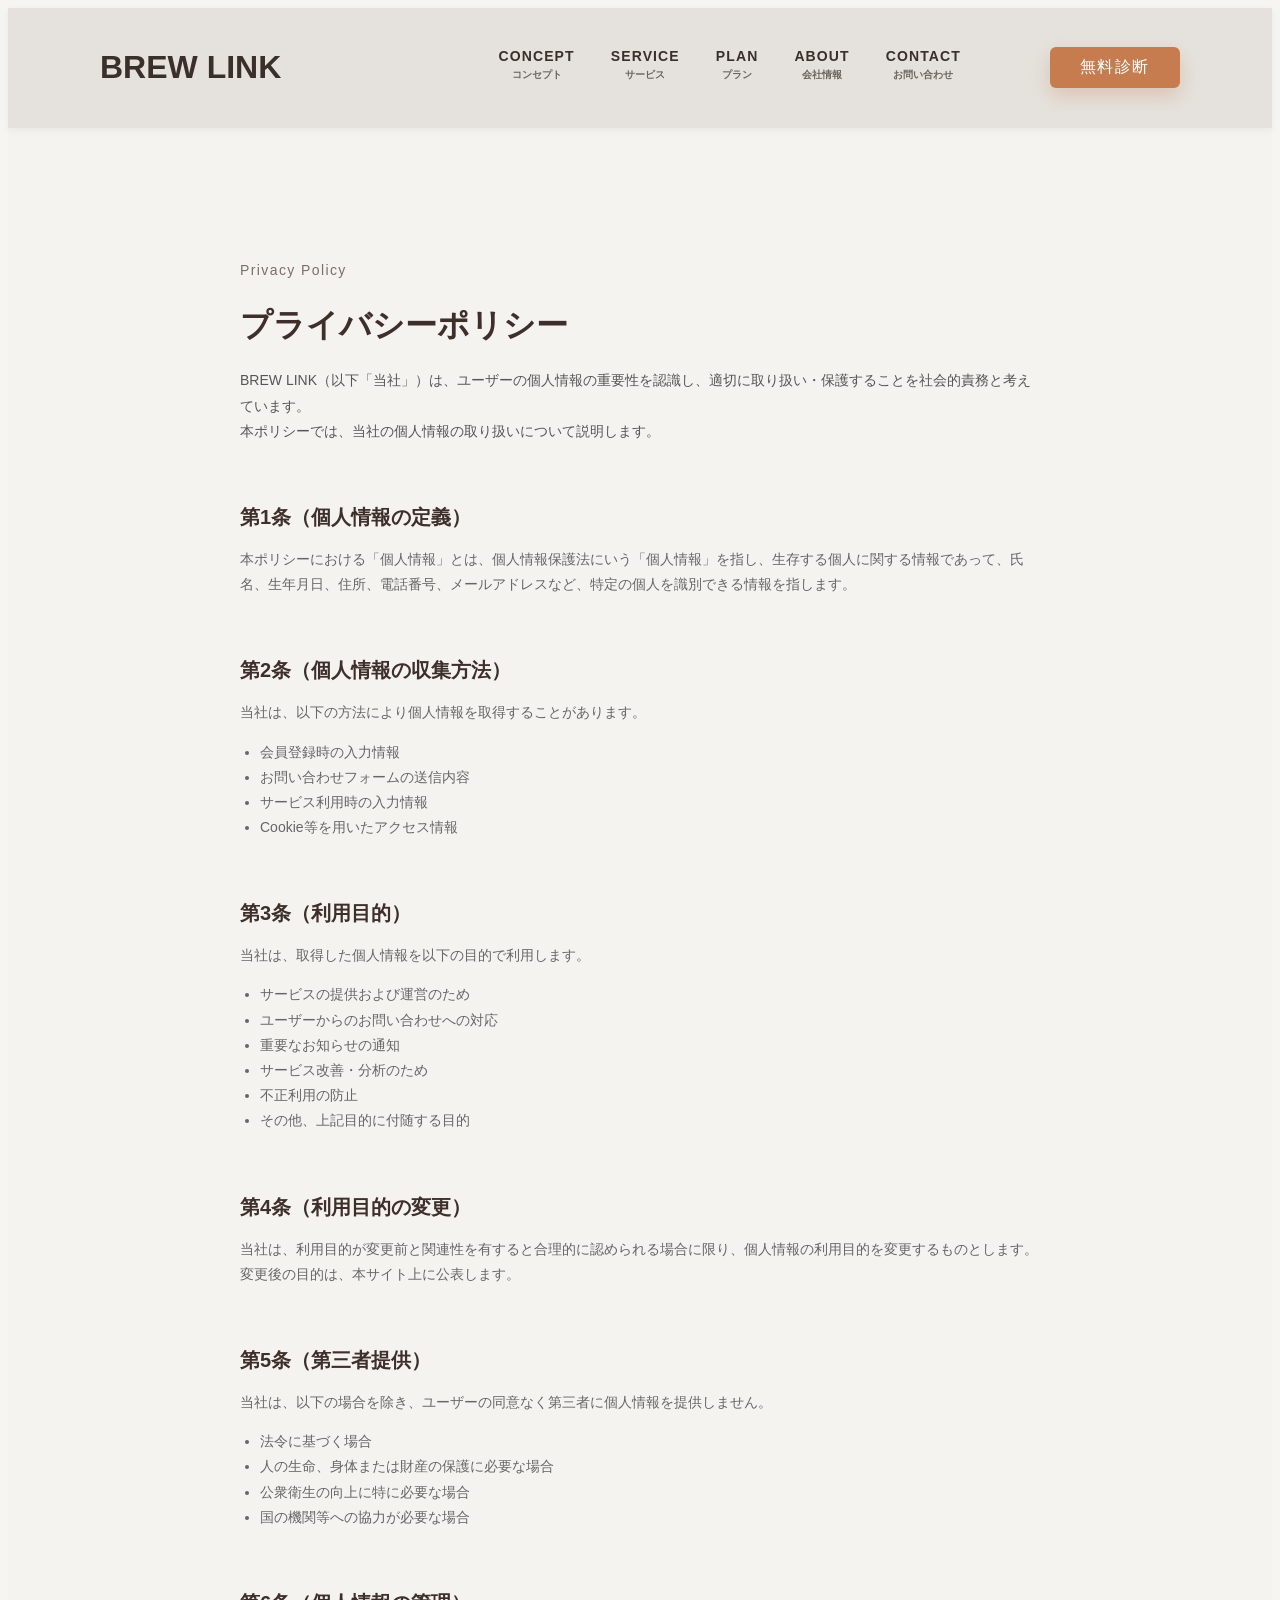
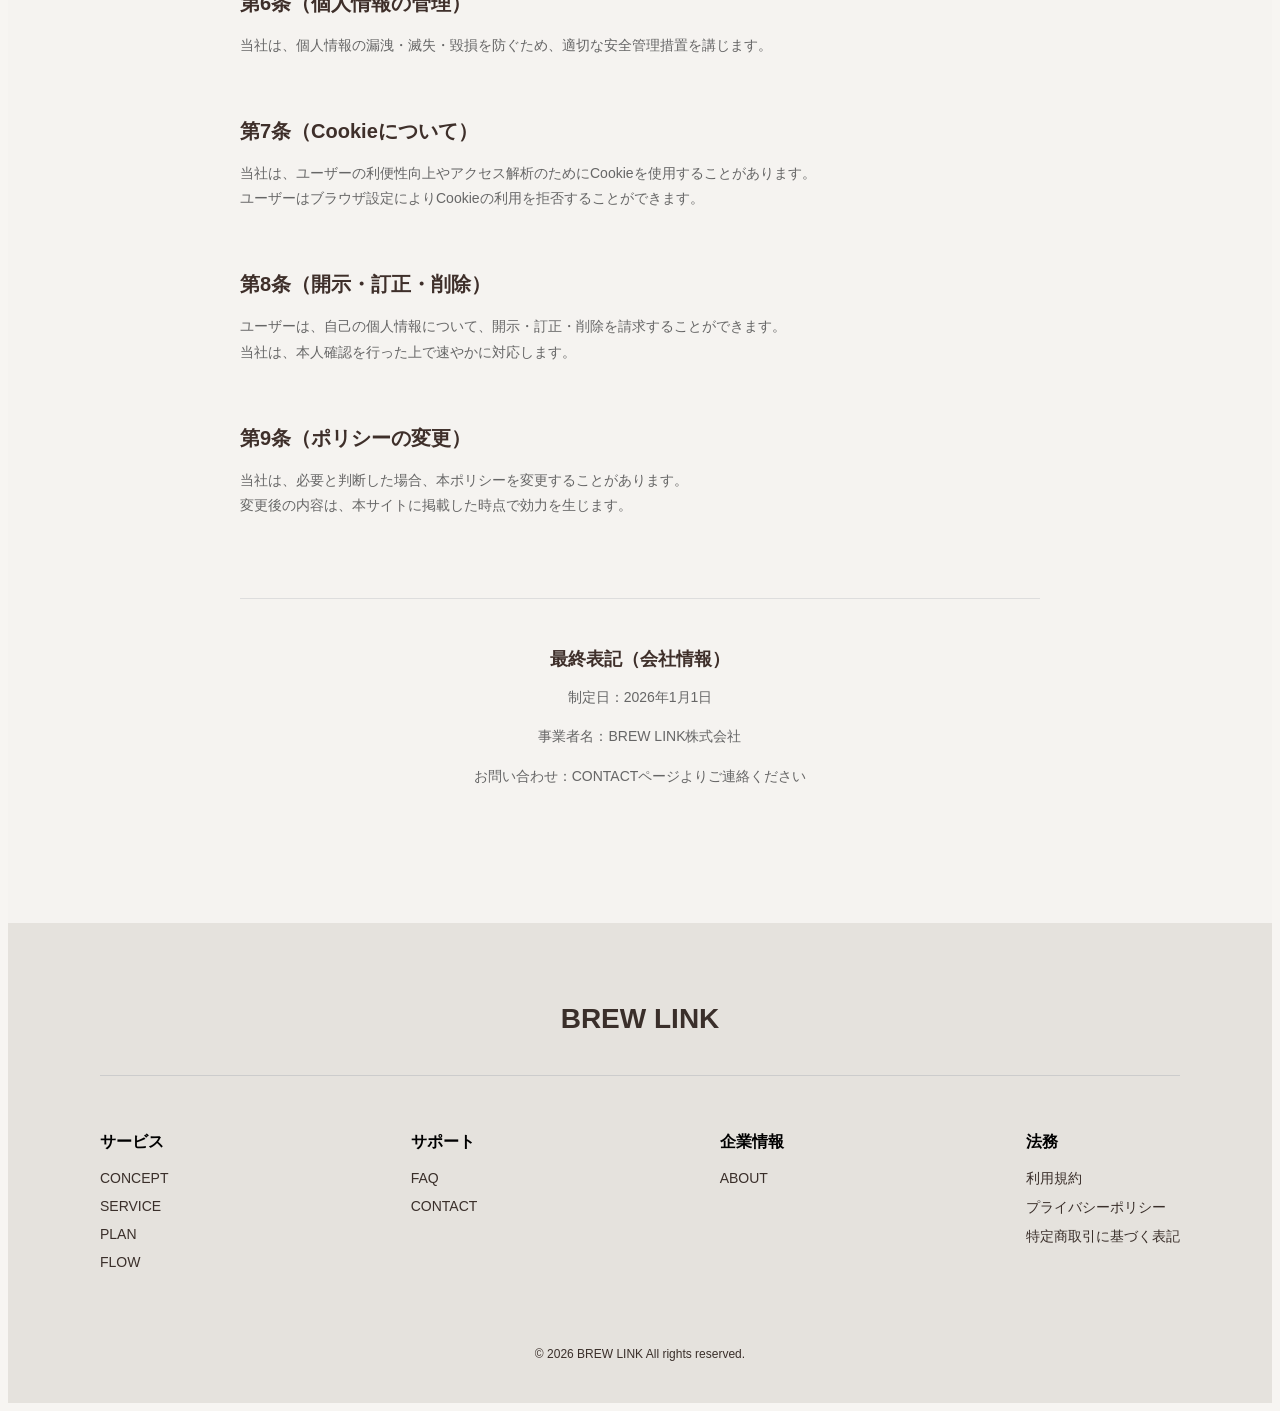
<file: privacy_policy.html>
<!DOCTYPE html>
<html lang="ja">
<head>
  <meta charset="UTF-8">
  <meta name="viewport" content="width=device-width, initial-scale=1.0">
  <title>PRIVACY POLICY | BREW LINK</title>
  <link rel="stylesheet" href="css/style.css">
  <link rel="stylesheet" href="css/terms.css">
</head>

<body id="top">

<header class="header">
  <div class="inner header_inner">

    <h1 class="logo">
      <a href="index.html">BREW LINK</a>
    </h1>

    <!-- ハンバーガー -->
    <div class="hamburger" id="hamburger">
      <span></span>
      <span></span>
      <span></span>
    </div>

    <nav class="nav">
      <ul class="nav_list">
        <li>
          <a href="concept.html">
            <span class="nav_en">CONCEPT</span>
            <span class="nav_jp">コンセプト</span>
          </a>
        </li>
        <li>
          <a href="service.html">
            <span class="nav_en">SERVICE</span>
            <span class="nav_jp">サービス</span>
          </a>
        </li>
        <li>
          <a href="plan.html">
            <span class="nav_en">PLAN</span>
            <span class="nav_jp">プラン</span>
          </a>
        </li>
        <li>
          <a href="about.html">
            <span class="nav_en">ABOUT</span>
            <span class="nav_jp">会社情報</span>
          </a>
        </li>
        <li>
          <a href="contact.html">
            <span class="nav_en">CONTACT</span>
            <span class="nav_jp">お問い合わせ</span>
          </a>
        </li>
      </ul>
      <!-- CTAスマホ用 -->
      <div class="nav_cta">
        <a href="flow.html#diagnosis" class="btn">無料診断</a>
      </div>
    </nav>

    <div class="header_cta">
      <a href="flow.html#diagnosis" class="btn">無料診断</a>
    </div>
  </div>
</header>

<section class="terms">
  <div class="inner">

    <!-- タイトル -->
    <p class="terms_en">Privacy Policy</p>
    <h1 class="terms_title">プライバシーポリシー</h1>

    <p class="terms_lead">
      BREW LINK（以下「当社」）は、ユーザーの個人情報の重要性を認識し、適切に取り扱い・保護することを社会的責務と考えています。<br>
      本ポリシーでは、当社の個人情報の取り扱いについて説明します。
    </p>

    <!-- 第1条 -->
    <div class="terms_block">
      <h2>第1条（個人情報の定義）</h2>
      <p>
        本ポリシーにおける「個人情報」とは、個人情報保護法にいう「個人情報」を指し、生存する個人に関する情報であって、氏名、生年月日、住所、電話番号、メールアドレスなど、特定の個人を識別できる情報を指します。
      </p>
    </div>

    <!-- 第2条 -->
    <div class="terms_block">
      <h2>第2条（個人情報の収集方法）</h2>
      <p>当社は、以下の方法により個人情報を取得することがあります。</p>
      <ul>
        <li>会員登録時の入力情報</li>
        <li>お問い合わせフォームの送信内容</li>
        <li>サービス利用時の入力情報</li>
        <li>Cookie等を用いたアクセス情報</li>
      </ul>
    </div>

    <!-- 第3条 -->
    <div class="terms_block">
      <h2>第3条（利用目的）</h2>
      <p>当社は、取得した個人情報を以下の目的で利用します。</p>
      <ul>
        <li>サービスの提供および運営のため</li>
        <li>ユーザーからのお問い合わせへの対応</li>
        <li>重要なお知らせの通知</li>
        <li>サービス改善・分析のため</li>
        <li>不正利用の防止</li>
        <li>その他、上記目的に付随する目的</li>
      </ul>
    </div>

    <!-- 第4条 -->
    <div class="terms_block">
      <h2>第4条（利用目的の変更）</h2>
      <p>
        当社は、利用目的が変更前と関連性を有すると合理的に認められる場合に限り、個人情報の利用目的を変更するものとします。<br>
        変更後の目的は、本サイト上に公表します。
      </p>
    </div>

    <!-- 第5条 -->
    <div class="terms_block">
      <h2>第5条（第三者提供）</h2>
      <p>
        当社は、以下の場合を除き、ユーザーの同意なく第三者に個人情報を提供しません。
      </p>
      <ul>
        <li>法令に基づく場合</li>
        <li>人の生命、身体または財産の保護に必要な場合</li>
        <li>公衆衛生の向上に特に必要な場合</li>
        <li>国の機関等への協力が必要な場合</li>
      </ul>
    </div>

    <!-- 第6条 -->
    <div class="terms_block">
      <h2>第6条（個人情報の管理）</h2>
      <p>
        当社は、個人情報の漏洩・滅失・毀損を防ぐため、適切な安全管理措置を講じます。
      </p>
    </div>

    <!-- 第7条 -->
    <div class="terms_block">
      <h2>第7条（Cookieについて）</h2>
      <p>
        当社は、ユーザーの利便性向上やアクセス解析のためにCookieを使用することがあります。<br>
        ユーザーはブラウザ設定によりCookieの利用を拒否することができます。
      </p>
    </div>

    <!-- 第8条 -->
    <div class="terms_block">
      <h2>第8条（開示・訂正・削除）</h2>
      <p>
        ユーザーは、自己の個人情報について、開示・訂正・削除を請求することができます。<br>
        当社は、本人確認を行った上で速やかに対応します。
      </p>
    </div>

    <!-- 第9条 -->
    <div class="terms_block">
      <h2>第9条（ポリシーの変更）</h2>
      <p>
        当社は、必要と判断した場合、本ポリシーを変更することがあります。<br>
        変更後の内容は、本サイトに掲載した時点で効力を生じます。
      </p>
    </div>

    <!-- 最終表記 -->
    <div class="terms_footer">
      <h3>最終表記（会社情報）</h3>
      <p>制定日：2026年1月1日</p>
      <p>事業者名：BREW LINK株式会社</p>
      <p>お問い合わせ：CONTACTページよりご連絡ください</p>
    </div>

  </div>
</section>

<footer class="footer">
  <div class="inner footer_inner">

    <div class="footer_logo">
      <a href="index.html">BREW LINK</a>
    </div>

    <div class="footer_nav">

      <div class="footer_col">
        <p>サービス</p>
        <ul>
          <li><a href="concept.html">CONCEPT</a></li>
          <li><a href="service.html">SERVICE</a></li>
          <li><a href="plan.html">PLAN</a></li>
          <li><a href="flow.html">FLOW</a></li>
        </ul>
      </div>

      <div class="footer_col">
        <p>サポート</p>
        <ul>
          <li><a href="faq.html">FAQ</a></li>
          <li><a href="contact.html">CONTACT</a></li>
        </ul>
      </div>

      <div class="footer_col">
        <p>企業情報</p>
        <ul>
          <li><a href="about.html">ABOUT</a></li>
        </ul>
      </div>

      <div class="footer_col">
        <p>法務</p>
        <ul>
          <li><a href="terms.html">利用規約</a></li>
          <li><a href="privacy_policy.html">プライバシーポリシー</a></li>
          <li><a href="legal_notice.html">特定商取引に基づく表記</a></li>
        </ul>
      </div>

    </div>

    <p class="copyright">
      © 2026 BREW LINK All rights reserved.
    </p>

  </div>
</footer>

<button id="page-top" aria-label="ページトップへ戻る">
  ↑
</button>

<script src="js/script.js"></script>

</body>
</html>
</file>
<file: css/style.css>
@charset "utf-8";

/*中身*/
.inner {
    width: 100%;
    max-width: 1080px;
    margin: 0 auto;
}

body {
    background-color: #f7f5f2;
    font-family: "Noto Sans JP", sans-serif;
}

.card {
    text-decoration: none;
}

/*ヘッダー*/
.header {
    background-color: #e5e2dd;
    position: sticky;
    top: 0;
    z-index: 1000;
    box-shadow: 0 2px 8px rgba(0, 0, 0, 0.05);
}

.header_inner {
    padding: 20px 0;
    display: flex;
    align-items: center;
    justify-content: space-between;
}

/*ロゴ*/
.logo a {
    font-size: 32px;
    font-weight: bold;
    text-decoration: none;
    color: #3a2f2a;
}

.logo a:hover {
    opacity: 0.7;
}
/*ナビ*/
.nav_list {
    display: flex;
    gap: 36px;
    list-style: none;
}

.nav_list a:hover {
    opacity: 0.7;
    border-bottom: 2px solid #c67c4e;
}

.nav_list a.active {
    border-bottom: 2px solid #c67c4e;
}

/* ナビリンクを縦並びに */
.nav_list a {
    display: flex;
    flex-direction: column;
    align-items: center;
    text-decoration: none;
    color: #3a2f2a;
    font-weight: bold;
	position: relative;
    border-bottom: 2px solid transparent; /*hover時にずれるの防止*/
    padding-bottom: 3px;                  /*hover時にずれるの防止*/
}

/* 英語（上） */
.nav_en {
    font-size: 14px;
    letter-spacing: 0.08em;
}

/* 日本語（下） */
.nav_jp {
    font-size: 10px;
    margin-top: 4px;
    opacity: 0.7;
}
/*CTA*/
.btn {
    display: inline-block;
    padding: 10px 30px;
    background-color: #c67c4e;
    color: #fff;
    letter-spacing: 0.1em;
    text-decoration: none;
    border-radius: 6px;
    cursor: pointer;
    box-shadow: 0 8px 20px rgba(198,124,78,0.3);
    transition: 0.3s;
}

.btn:hover {
    opacity: 0.9;
    transform: translateY(-3px);
}

/*スマホ用CTA非表示*/
.nav_cta a {
    display: none;
}

/*ヘッダーここまで*/

/*フッター*/

.footer {
    background-color: #e5e2dd;
    padding: 80px 0 30px;
}

/* ロゴ */
.footer_logo {
    text-align: center;
    margin-bottom: 40px;
}

.footer_logo a {
    font-size: 28px;
    font-weight: bold;
    color: #3a2f2a;
    text-decoration: none;
}

/* ナビ */
.footer_nav {
    display: flex;
    justify-content: space-between;
    gap: 40px;
    margin-bottom: 60px;
    border-top: 1px solid #ccc;
    padding-top: 40px;
}

.footer_col p {
    font-weight: bold;
    margin-bottom: 16px;
}

.footer_col ul {
    list-style: none;
    padding: 0;
}

.footer_col li {
    margin-bottom: 10px;
}

.footer_col a {
    text-decoration: none;
    color: #3a2f2a;
    font-size: 14px;
}

.footer_col a:hover {
    opacity: 0.7;
}

.copyright {
    text-align: center;
    font-size: 12px;
    color: #3a2f2a;
}
/*フッターここまで*/

/* TOPへ戻るボタン */
#page-top {
  position: fixed;
  right: 30px;
  bottom: 30px;
  width: 50px;
  height: 50px;
  background-color: #C67C4E; 
  color: #fff;
  border: none;
  border-radius: 50%;
  font-size: 20px;
  cursor: pointer;
  opacity: 0;
  visibility: hidden;
  transition: all 0.3s ease;
  box-shadow: 0 4px 10px rgba(0,0,0,0.15);
  z-index: 100;
}

/* 表示時 */
#page-top.show {
  opacity: 1;
  visibility: visible;
}

/* ホバー */
#page-top:hover {
  transform: translateY(-4px);
  background-color: #b46f45;
}

/*TOPへ戻るボタンここまで*/

/*850pxレスポンシブ対応*/
@media screen and (max-width: 850px) {

    /*ヘッダー調整*/
    /* ロゴ少し小さく */
    .logo a {
        margin-left: 20px;
        font-size: 32px;
    }

    /* PCナビ非表示 */
    .header_cta {
        display: none;
    }

    /* ハンバーガー */
    .hamburger {
        width: 30px;
        height: 22px;
        position: relative;
        cursor: pointer;
        z-index: 1100;
    }

    .hamburger span {
        position: absolute;
        width: 100%;
        height: 2px;
        background: #3a2f2a;
        left: -20px;
        transition: 0.3s;
    }

    .hamburger span:nth-child(1) { top: 0; }
    .hamburger span:nth-child(2) { top: 10px; }
    .hamburger span:nth-child(3) { bottom: 0; }

    /* ×に変形 */
    .hamburger.active span:nth-child(1) {
        transform: rotate(45deg);
        top: 10px;
    }
    .hamburger.active span:nth-child(2) {
        opacity: 0;
    }
    .hamburger.active span:nth-child(3) {
        transform: rotate(-45deg);
        bottom: 10px;
    }

    /* スライドメニュー */
    .nav {
        position: fixed;
        top: 0;
        right: -100%;
        width: 70%;
        height: 100vh;
        background: #e5e2dd;
        padding: 100px 30px;
        transition: 0.3s;
        z-index: 3;
    }

    .nav.active {
        right: 0;
    }

    /* メニュー内は縦並び */
    .nav_list {
        display: block;
		padding-left: 0;
    }

    .nav_list li {
        margin-bottom: 20px;
    }

    .nav_list a {
        font-size: 18px;
    }

    /* CTAブロック */
    .nav_cta {
        margin-top: 40px;
        padding-top: 20px;
        border-top: 1px solid #999;
    }

    /* ボタン強調 */
    .nav_cta .btn {
        display: block;
        text-align: center;
        font-size: 18px;
        font-weight: bold;
        padding: 14px;
    }

	/* PC用アンダーバー解除 */
	.nav_list a {
        border-bottom: none;
    }
	
	.nav_list a:hover {
    	border-bottom: none;
	}
	
    .nav_list a.active {
        border-bottom: none;
    }
    /* 縦線（初期は非表示） */
    .nav_list a::before {
        content: "";
        position: absolute;
        left: 0;
        top: 50%;
        transform: translateY(-50%);
        width: 3px;
        height: 0;
        background: #c67c4e;
        transition: 0.3s;
    }

    /* active時 */
    .nav_list a.active::before {
        height: 70%;
    }
    /*ヘッダー調整ここまで*/
}

@media screen and (max-width: 768px) {
    /*フッター調整*/
    .footer {
        padding: 60px 0 20px;
    }

    /* ロゴ */
    .footer_logo {
        margin-bottom: 30px;
    }

    .footer_logo a {
        font-size: 24px;
    }

    /* ナビ全体 */
    .footer_nav {
        flex-direction: column;
        text-align: center;
        gap: 30px;
        margin-bottom: 40px;
        padding-top: 30px;
    }

    /* 見出し */
    .footer_col {
        border-bottom: 1px solid #ccc;
        padding-bottom: 10px;
    }
    .footer_col p {
        font-size: 18px;
        margin-bottom: 10px;
    }

    /* リスト */
    .footer_col li {
        margin-bottom: 8px;
    }

    .footer_col a {
        font-size: 14px;
    }

    /* コピーライト */
    .copyright {
        font-size: 11px;
    }

}
/*768pxここまで*/

/*375pxレスポンシブ対応*/
@media screen and (max-width: 375px){
   
    .logo a {
        font-size: 24px;
    }

}
/*375pxここまで*/
</file>
<file: css/index.css>
@charset "utf-8";

/*FV*/
.fv {
    background-color: #e5e2dd;
    padding: 80px 20px 70px;
    overflow: visible;
}

.fv_inner {
    display: flex;
    align-items: center;
    justify-content: space-between;
    gap: 60px;
}

.fv_text {
    flex: 1;
    max-width:480px;
    transform: translateY(-80px); /*画像はみ出させているので強制的に上へ*/
}

.fv_title {
    font-size: 45px;
    line-height: 1.5;
    color: #3a2f2a;
    font-weight: bold;
    margin-bottom: 50px;
}

.fv_sub {
    font-size: 14px;
    color: #666;
    margin-bottom: 60px;
}

.fv_btn {
    font-size: 32px;
    letter-spacing: 0.1em;
    font-weight: bold;
    padding: 14px 40px;
    box-shadow: 0 8px 20px rgba(198,124,78,0.3);
    transition: 0.3s;
}

.fv_img {
    flex: 1;
    height: 600px;
    position: relative;
}

.fv_img img {
    width: 100%;
    height: 100%;
    object-fit: cover;
    object-position: center bottom;
    position: relative;
    top: -80px;
}

/*FVここまで*/

/*仕組みセクション*/
.feature {
    padding: 120px 0;
    background-color: #f7f5f2;
    text-align: center;
}

/* 見出し */
.section_title {
    font-size: 36px;
    margin-bottom: 16px;
    color: #3a2f2a;
}

.section_sub {
    font-size: 14px;
    color: #666;
    margin-bottom: 60px;
}

/* 3カラム */
.feature_list {
    display: flex;
    justify-content: center;
    gap: 40px;
}

/* カード */
.feature_item {
    background-color: #fff;
    border-radius: 12px;
    padding: 30px 20px;
    flex: 1;
    max-width: 300px;
    box-shadow: 0 4px 12px rgba(0,0,0,0.05);
    transition: 0.3s;
    text-decoration: none;
}

.feature_item:hover {
    transform: translateY(-8px);
    box-shadow: 0 8px 20px rgba(0,0,0,0.08);
    cursor: pointer;
}

/* アイコン */
.feature_item img {
    height: 150px;
    width: auto;
    margin-bottom: 20px;
}

/* タイトル */
.feature_item h3 {
    font-size: 18px;
    margin-bottom: 12px;
    color: #3a2f2a;
}

/* テキスト */
.feature_item p {
    font-size: 13px;
    color: #666;
    line-height: 1.6;
}

/*仕組みセクションここまで*/

/*aboutセクション*/

.about {
    padding: 120px 0;
}

/* 横並び */
.about_inner {
    display: flex;
    align-items: stretch;
    gap: 60px;
}

/* 左画像 */
.about_img {
    flex: 0 1 40%;
}

.about_img img {
    width: 100%;
    height: auto;
    border-radius: 16px;
    display: block;
    object-fit: cover;
}

/* 右コンテンツ */
.about_content {
    flex: 1 1 0;
    min-width: 500px;
}

/* タイトル */
.about_title {
    font-size: 36px;
    font-weight: bold;
    line-height: 1.4;
    margin-top: 0;
    margin-bottom: 20px;
    color: #3a2f2a;
}

/* テキスト */
.about_text {
    font-size: 14px;
    color: #666;
    margin-bottom: 40px;
}

/* カード横並び */
.about_list {
    display: flex;
    align-items: stretch;
    gap: 20px;
}

/* カード */
.about_item {
    justify-content: space-between;
    background-color: #fff;
    min-width: 0;
    border-radius: 16px;
    padding: 24px 16px;
    text-align: center;
    box-shadow: 0 10px 20px rgba(0,0,0,0.05);
}

/* カード内 */
.about_label {
    font-size: 14px;
    font-weight: bold;
    margin-bottom: 20px;
    color: #3a2f2a;
}

.about_item img {
    height: 80px;
    margin-bottom: 10px;
}

.about_desc {
    font-size: 14px;
    font-weight: bold;
    color: #c67c4e;
    margin: 10px 0;
}

.about_num {
    font-size: 40px;
    font-weight: bold;
    color: #c67c4e;
    margin: 10px 0;
    border-bottom: 2px solid #aaa;
}

.about_explanation {
    font-size: 10px;
    color: #666;
    margin-bottom: 0px;
}

.about_item {
    transition: 0.3s;
}

.about_item:hover {
    transform: translateY(-5px);
}
/*aboutセクションここまで*/

/*CTA*/
.cta {
    padding: 120px 0;
    text-align: center;
    background-color: #e5e2dd;
}

/* タイトル */
.cta_title {
    font-size: 36px;
    font-weight: bold;
    line-height: 1.8;
    color: #3a2f2a;
    margin-bottom: 30px;
}

/* 強調（無料） */
.cta_title span {
    color: #c67c4e;
    font-size: 60px;
}

/* サブテキスト */
.cta_text {
    font-size: 14px;
    color: #666;
    margin-bottom: 50px;
}

/* ボタン */
.cta_btn {
    font-size: 20px;
    padding: 16px 40px;
    border-radius: 12px;
    box-shadow: 0 8px 20px rgba(198,124,78,0.3);
    font-weight:bold;
}

/* 注意書き */
.cta_note {
    transform: translateY(110px);
    font-size: 12px;
    color: #666;
    text-align: left;
}

/*CTAここまで*/

/*flow*/

.flow {
    padding: 120px 0 0;
    text-align: center;
}

/* タイトル */
.flow_title {
    font-size: 36px;
    font-weight: bold;
    line-height: 1.5;
    color: #3a2f2a;
    margin-bottom: 20px;
}

/* サブ */
.flow_text {
    font-size: 14px;
    color: #666;
    margin-bottom: 60px;
}

/* リスト */
.flow_list {
    display: flex;
    flex-direction: column;
    gap: 20px;
    align-items: center;
}

/* カード */
.flow_item {
    width: 100%;
    max-width: 800px;
    background-color: #ebe7e3;
    border-radius: 16px;
    padding: 0 32px;
    display: grid;
	grid-template-columns: 270px 550px;
    align-items: center;
    justify-content: space-between;
    text-decoration: none;
    transition: 0.2s;
}

.flow_item:hover {
    transform: translateY(-3px);
    box-shadow: 0 6px 12px rgba(0,0,0,0.1);
}

/* 左側（番号＋タイトル） */
.flow_left {
    display: flex;
    align-items: center;
    gap: 16px;
}

/* 番号 */
.flow_num {
    width: 60px;
    height: 60px;
    border: 3px solid #3a2f2a;
    border-radius: 50%;
    display: flex;
    align-items: center;
    justify-content: center;
    font-weight: bold;
    font-size: 40px;
    color: #3a2f2a;
}

/* 見出し */
.flow_heading {
    font-size: 40px;
    font-weight: bold;
    color: #3a2f2a;
}

/* 右側 */
.flow_right {
    text-align: left;
}

/* サブタイトル */
.flow_sub {
    font-weight: bold;
    margin-bottom: 4px;
    color: #3a2f2a;
    font-size: 26px;
}

/* 説明 */
.flow_desc {
    color: #666;
    font-size: 16px;
}

/* 矢印 */
.flow_arrow {
    width: 0;
    height: 0;
    border-left: 20px solid transparent;
    border-right: 20px solid transparent;
    border-top: 20px solid #ccc;
    margin: 10px 0 auto;
}
/*flowここまで*/

/*プラン*/

.plan {
    padding: 120px 0 0;
    text-align: center;
}

/* タイトル */
.plan_title {
    font-size: 36px;
    font-weight: bold;
    color: #3a2f2a;
    margin-bottom: 16px;
}

/* サブ */
.plan_text {
    font-size: 14px;
    color: #666;
    margin-bottom: 60px;
}

/* 横並び */
.plan_list {
    display: flex;
    gap: 30px;
    justify-content: center;
}

/* カード */
.plan_item {
    flex: 1;
    max-width: 320px;
    background-color: #fff;
    border-radius: 16px;
    padding: 30px 20px;
    box-shadow: 0 10px 30px rgba(0,0,0,0.08);
    position: relative;
    border: 1px solid #aaa; 
}

/* おすすめ */
.plan_item.is_popular {
    border: 2px solid #c67c4e;
    transform: scale(1.05);

}

/* バッジ */
.plan_badge {
    position: absolute;
    top: -30px;
    left: -30px;
}

.plan_badge img {
    width: 70px;
}

/* プラン名 */
.plan_name {
    font-weight: bold;
    margin-bottom: 10px;
    color: #3a2f2a;
    font-size: 26px;
}

/* 価格 */
.plan_price {
    font-size: 45px;
    font-weight: bold;
    color: #c67c4e;
    margin-bottom: 40px;
}

.plan_price span {
    font-size: 14px;
    color: #666;
}

/* 特徴 */
.plan_features {
    list-style: none;
    padding: 0;
    margin-bottom: 20px;
    min-height: 110px;
}

.plan_features li {
    font-size: 14px;
    margin-bottom: 8px;
    color: #000;
}

/* デフォルト（枠ボタン） */
.plan_btn {
    background-color: transparent;
    color: #c67c4e;
    border: 2px solid #c67c4e;
    font-weight: bold;
    box-shadow: 0 8px 15px rgba(198,124,78,0.1);
}

/* ホバー */
.plan_btn:hover {
    background-color: #c67c4e;
    color: #fff;
}

/* おすすめだけ塗り */
.is_popular .plan_btn {
    background-color: #c67c4e;
    color: #fff;
    border: none; 
    box-shadow: 0 8px 20px rgba(198,124,78,0.4);
}

/* 注意書き */
.plan_note {
    margin-top: 40px;
    font-size: 12px;
    color: #666;
    text-align: left;
}

/*プランここまで*/

/*FAQ*/

.faq {
    padding: 120px 0;
    text-align: center;
}

/* タイトル */
.faq_title {
    font-size: 36px;
    font-weight: bold;
    color: #3a2f2a;
    margin-bottom: 16px;
}

/* サブ */
.faq_text {
    font-size: 14px;
    color: #666;
    margin-bottom: 60px;
}

/* リスト */
.faq_list {
    max-width: 800px;
    margin: 0 auto;
    display: flex;
    flex-direction: column;
    gap: 20px;
}

/* 各アイテム */
.faq_item {
    background-color: #ebe7e3;
    border-radius: 20px;
    overflow: hidden;
    margin-bottom: 30px;
}

/* Q */
.faq_q {
    display: flex;
    align-items: center;
    gap: 16px;
    padding: 10px 20px;
    font-size: 19px;
    font-weight: bold;
    color: #3a2f2a;
}

/* A */
.faq_a {
    display: flex;
    align-items: center;
    background-color: #fff;
    gap: 16px;
    padding: 10px 20px;
    font-size: 18px;
    font-weight: bold;
    color: #3a2f2a;
}

/* アイコン */
.faq_iconQ {
    width: 45px;
    height: 45px;
    border-radius: 50%;
    background-color: #fff;
    display: flex;
	flex-shrink: 0;
    align-items: center;
    justify-content: center;
    font-weight: bold;
}

.faq_iconA {
    width: 45px;
    height: 45px;
    border-radius: 50%;
    background-color: #ebe7e3;
    display: flex;
	flex-shrink: 0;
    align-items: center;
    justify-content: center;
    font-weight: bold;
}

/*FAQここまで*/

/*CTA_2*/

.cta_last {
    margin-bottom: 160px;
}

/*CTA_2ここまで*/

/*タイトル崩れ防止*/
@media screen and (max-width: 1000px) {
    
    .fv_title {
        font-size: 36px;
    }
}
/*768pxレスポンシブ対応*/
@media screen and (max-width: 768px) {

    .fv {
        padding: 80px 0 70px;
        overflow: hidden;
    }
    .fv_inner {
        flex-direction: column;
        gap: 0;
    }

    /* 画像を上に */
    .fv_img {
        order: -1;
        max-width: 100%;
    }

    /* 画像調整 */
    .fv_img img {
        width: 100%;
        height: auto;
        content: url("../images/fv_top_375px.jpg");
    }

    /* テキストエリア */
    .fv_text {
        text-align: center;
        padding: 60px 20px 0;
    }

    /* タイトル */
    .fv_title {
        font-size: 32px;
        line-height: 1.5;
        margin-bottom: 30px;
    }

    .fv_sub {
        font-size: 12px;
    }

    /* CTAボタン */
    .fv_btn {
        display: inline-block;
        width: 80%;
        max-width: 280px;
        font-size: 24px;
        padding: 14px;
    }

    /*仕組みセクション*/
    .feature {
        padding: 80px 20px;
    }

    /* 見出し */
    .section_title {
        font-size: 28px;
    }

    .section_sub {
        font-size: 12px;
        margin-bottom: 40px;
    }

    /* 縦並びに変更 */
    .feature_list {
        flex-direction: column;
        gap: 20px;
        align-items: center;
    }

    /* カード */
    .feature_item {
        max-width: 280px;
        width: 100%;
        padding: 24px 20px;
    }

    /* アイコン */
    .feature_item img {
        height: 100px;
        margin-bottom: 16px;
    }

    /* タイトル */
    .feature_item h3 {
        font-size: 16px;
    }

    /* テキスト */
    .feature_item p {
        font-size: 12px;
    }

    /*aboutセクション*/
    .about {
        padding: 80px 0;
    }

    /* 縦並び */
    .about_inner {
        flex-direction: column;
        gap: 40px;
    }

    /* 順番：画像 → テキスト → カード */
    .about_img {
        order: 1;
    }

    .about_content {
        order: 2;
        min-width: auto;
    }

    /* 画像 */
    .about_img img {
        border-radius: 20px;
        width: 80%;
        margin: 0 auto;
    }

    /* タイトル */
    .about_title {
        font-size: 26px;
        text-align: center;
    }

    /* テキスト */
    .about_text {
        font-size: 13px;
        text-align: center;
        margin-bottom: 30px;
    }

    /* カード（2列にする） */
    .card {
        width: 100%;
        max-width: 280px;
        display: block;
        margin: 0 auto;
    }
    
    .about_list {
        display: flex;
        flex-direction: column;
        gap: 20px;
        align-items: stretch;
    }

    .about_item {
        padding: 20px 12px;
        box-sizing: border-box;
    }

    /* 数字 */
    .about_num {
        font-size: 36px;
    }

    /* 説明 */
    .about_explanation {
        font-size: 11px;
    }

    /*CTA*/
    .cta {
        padding: 60px 20px;
        text-align: center;
    }

    /* タイトル */
    .cta_title {
        font-size: 26px;
        line-height: 1.6;
        margin-bottom: 20px;
    }

    /* 「無料」強調 */
    .cta_title span {
        font-size: 40px;
        display: inline-block;
        margin: 6px 0;
    }

    /* サブ */
    .cta_text {
        font-size: 13px;
        margin-bottom: 30px;
    }

    /* ボタン */
    .cta_btn {
        display: block;
        width: 80%;
        max-width: 300px;
        margin: 0 auto;
        font-size: 24px;
        padding: 16px;
        border-radius: 12px;
    }

    /* 注意書き */
    .cta_note {
        font-size: 11px;
        text-align: left;
        transform: translateY(50px);
    }

    /*フローセクション*/
    .flow {
        padding: 80px 20px;
    }

    /* タイトル */
    .flow_title {
        font-size: 24px;
        line-height: 1.6;
        margin-bottom: 16px;
    }

    /* サブ */
    .flow_text {
        font-size: 13px;
        margin-bottom: 40px;
    }

    /* カード */
    .flow_item {
        display: block; 
        padding: 0 16px 10px;
        border-radius: 12px;
        text-decoration: none;
        color: inherit;
    }

    /* 左側（番号＋タイトル） */
    .flow_left {
        gap: 10px;
    }

    /* 番号 */
    .flow_num {
        width: 40px;
        height: 40px;
        font-size: 30px;
        border-width: 2px;
    }

    /* 見出し */
    .flow_heading {
        font-size: 30px;
    }

    /* 右側 */
    .flow_right {
        text-align: left;
    }

    /* サブタイトル */
    .flow_sub {
        font-size: 18px;
        margin-top: 0;
        line-height: 1.2;
    }

    /* 説明 */
    .flow_desc {
        font-size: 13px;
        line-height: 1.4;
    }

    /* 矢印 */
    .flow_arrow {
        margin: 10px auto;
        border-left: 12px solid transparent;
        border-right: 12px solid transparent;
        border-top: 16px solid #ccc;
    }

    /*プランセクション*/
    .plan {
        padding: 80px 20px;
    }

    /* 縦並び */
    .plan_list {
        flex-direction: column;
        gap: 20px;
        align-items: center;
    }

    /* カード */
    .plan_item {
        width: 100%;
        max-width: 280px;
        padding: 24px 20px;
    }

    /* タイトル */
    .plan_title {
        font-size: 24px;
        line-height: 1.6;
    }

    .plan_text {
        font-size: 13px;
        margin-bottom: 40px;
    }

    /* プラン名 */
    .plan_name {
        font-size: 20px;
    }

    /* 価格 */
    .plan_price {
        font-size: 32px;
        margin-bottom: 30px;
    }

    .plan_price span {
        font-size: 12px;
    }

    /* リスト */
    .plan_features {
        min-height: auto;
        margin-bottom: 40px;
    }

    .plan_features li {
        font-size: 13px;
        margin-bottom: 10px;
    }

    /* ボタン */
    .plan_btn {
        width: 80%;
        font-size: 14px;
        padding: 14px;
    }

    /* おすすめ（少し強調） */
    .plan_item.is_popular {
        transform: scale(1.03);
    }

    /* バッジ位置調整 */
    .plan_badge {
        top: -20px;
        left: -10px;
    }

    .plan_badge img {
        width: 60px;
    }

    /*FAQセクション*/
    .faq {
        padding: 80px 20px;
    }

    /* タイトル */
    .faq_title {
        font-size: 24px;
        margin-bottom: 12px;
    }

    .faq_text {
        font-size: 13px;
        margin-bottom: 40px;
    }

    /* リスト間 */
    .faq_list {
        gap: 16px;
    }

    /* 各アイテム */
    .faq_item {
        margin-bottom: 0;
        border-radius: 16px;
    }

    /* Q */
    .faq_q {
        padding: 12px 16px;
        font-size: 15px;
        gap: 12px;
        text-align: left;
    }

    /* A */
    .faq_a {
        padding: 12px 16px;
        font-size: 14px;
        line-height: 1.6;
        gap: 12px;
        text-align: left;
    }

    /* アイコン */
    .faq_iconQ,
    .faq_iconA {
        width: 36px;
        height: 36px;
        font-size: 14px;
    }

    /*CTAラスト*/
    .cta_last {
        padding: 60px 20px;
        margin-bottom: 80px;
    }

    /* タイトル */
    .cta_last .cta_title {
        font-size: 24px;
        line-height: 1.6;
        margin-bottom: 20px;
    }

    /* 「無料」強調 */
    .cta_last .cta_title span {
        font-size: 36px;
        display: inline-block;
        margin: 4px 0;
    }

    /* サブテキスト */
    .cta_last .cta_text {
        font-size: 13px;
        line-height: 1.6;
        margin-bottom: 30px;
    }

    /* ボタン */
    .cta_last .cta_btn {
        display: block;
        width: 80%;
        max-width: 320px;
        margin: 0 auto 20px;
        font-size: 24px;
        padding: 16px;
        border-radius: 12px;
    }

    /* 注意書き */
    .cta_last .cta_note {
        font-size: 11px;
        line-height: 1.5;
        transform: translateY(50px);
    }
}
/*768pxここまで*/

/*375pxレスポンシブ対応*/
@media screen and (max-width: 375px) {

    /*FV*/
    /* タイトル */
    .fv_title {
        font-size: 28px;
        line-height: 1.5;
    }

    /* サブ */
    .fv_sub {
        font-size: 12px;
        line-height: 1.6;
    }

    /* ボタン */
    .fv_btn {
        font-size: 18px;
    }

    /*仕組みセクション*/
    /* セクション余白 */
    .feature {
        padding: 60px 20px;
    }

    /* 見出し */
    .section_title {
        font-size: 24px;
    }

    .section_sub {
        font-size: 11px;
        margin-bottom: 30px;
    }

    /* カード */
    .feature_item {
        max-width: 260px;
        padding: 20px 16px;
    }

    /* アイコン */
    .feature_item img {
        height: 80px;
        margin-bottom: 12px;
    }

    /* タイトル */
    .feature_item h3 {
        font-size: 14px;
    }

    /* テキスト */
    .feature_item p {
        font-size: 11px;
        line-height: 1.5;
    }

    /*特徴セクション*/
        .about {
        padding: 60px 0;
    }

    /* 画像 */
    .about_img img {
        width: 100%;
        border-radius: 16px;
    }

    /* タイトル */
    .about_title {
        font-size: 22px;
        line-height: 1.5;
    }

    /* テキスト */
    .about_text {
        font-size: 12px;
        margin-bottom: 24px;
    }

    .about_list {
        gap: 16px;
    }

    .about_item {
        padding: 20px 16px;
    }

    /* 数字 */
    .about_num {
        font-size: 32px;
    }

    /* 説明 */
    .about_explanation {
        font-size: 10px;
    }

    /*CTA*/
    .cta {
        padding: 40px 16px;
    }

    /* タイトル */
    .cta_title {
        font-size: 24px;
    }

    /* 無料 */
    .cta_title span {
        font-size: 34px;
    }

    /* サブ */
    .cta_text {
        font-size: 12px;
    }

    /* ボタン */
    .cta_btn {
        width: 80%;
        font-size: 18px;
        padding: 14px;
    }
    .cta_note {
        transform: translateY(40px);
    }

    /*フローセクション*/
    .flow {
        padding: 60px 16px;
    }

    /* タイトル */
    .flow_title {
        font-size: 22px;
        margin-bottom: 12px;
    }

    /* サブ */
    .flow_text {
        font-size: 12px;
        margin-bottom: 30px;
    }

    /* カード */
    .flow_item {
        padding: 0 12px 8px;
    }

    /* 番号 */
    .flow_num {
        width: 36px;
        height: 36px;
        font-size: 22px;
    }

    /* 見出し */
    .flow_heading {
        font-size: 22px;
    }

    /* サブタイトル */
    .flow_sub {
        font-size: 15px;
        margin-bottom: 2px;
    }

    /* 説明 */
    .flow_desc {
        font-size: 12px;
        line-height: 1.4;
    }

    /* 矢印 */
    .flow_arrow {
        margin: 8px auto;
        border-left: 10px solid transparent;
        border-right: 10px solid transparent;
        border-top: 14px solid #ccc;
    }

    /*プランセクション*/
    .plan {
        padding: 60px 16px;
    }

    /* タイトル */
    .plan_title {
        font-size: 22px;
    }

    .plan_text {
        font-size: 12px;
        margin-bottom: 30px;
    }

    /* カード */
    .plan_item {
        max-width: 260px;
        padding: 20px 16px;
    }

    /* プラン名 */
    .plan_name {
        font-size: 18px;
    }

    /* 価格 */
    .plan_price {
        font-size: 28px;
        margin-bottom: 20px;
    }

    .plan_price span {
        font-size: 11px;
    }

    /* リスト */
    .plan_features {
        margin-bottom: 20px;
    }

    .plan_features li {
        font-size: 12px;
        margin-bottom: 8px;
    }

    /* ボタン（重要） */
    .plan_btn {
        width: 80%;
        font-size: 13px;
        padding: 12px;
    }

    /* おすすめ（控えめに） */
    .plan_item.is_popular {
        transform: scale(1.02);
    }

    /* バッジ */
    .plan_badge {
        top: -16px;
        left: -8px;
    }

    .plan_badge img {
        width: 50px;
    }

    /*FAQ*/
    .faq {
        padding: 60px 16px;
    }

    /* タイトル */
    .faq_title {
        font-size: 22px;
    }

    .faq_text {
        font-size: 12px;
        margin-bottom: 30px;
    }

    /* リスト */
    .faq_list {
        gap: 12px;
    }

    /* アイテム */
    .faq_item {
        border-radius: 14px;
    }

    /* Q */
    .faq_q {
        padding: 10px 12px;
        font-size: 14px;
        gap: 10px;
    }

    /* A */
    .faq_a {
        padding: 10px 12px;
        font-size: 13px;
        line-height: 1.5;
        gap: 10px;
    }

    /* アイコン */
    .faq_iconQ,
    .faq_iconA {
        width: 32px;
        height: 32px;
        font-size: 13px;
    }

    /*CTAラスト*/
    .cta_last {
        padding: 50px 16px;
        margin-bottom: 60px;
    }

    /* タイトル */
    .cta_last .cta_title {
        font-size: 22px;
    }

    /* 無料 */
    .cta_last .cta_title span {
        font-size: 32px;
    }

    /* サブ */
    .cta_last .cta_text {
        font-size: 12px;
        margin-bottom: 24px;
    }

    /* ボタン（最重要） */
    .cta_last .cta_btn {
        width: 80%;
        font-size: 16px;
        padding: 14px;
    }

    /* 注意書き */
    .cta_last .cta_note {
        font-size: 10px;
        transform: Y(50px); 
        margin-top: 16px;
    }
}

/*375pxここまで*/
</file>
<file: css/about.css>
@charset "utf-8";

/*fv*/
.fv {
    max-height: 750px;
    overflow: hidden;
	position: relative;
}

/* 画像 */

.fv_img {
    max-height: 100%;
}

.fv_img img {
    width: 100%;
    max-height: 100%;
    object-fit: cover;
	display: block;
}

/* オーバーレイ（暗くする） */
.fv::after {
    content: "";
    position: absolute;
    inset: 0;
    background: rgba(0, 0, 0, 0.3);
}

/* テキスト */
.fv_content {
    position: absolute;
    top: 50%;
    left: 40px;
    transform: translateY(-50%);
    color: #f7f5f2;
    z-index: 1;
    text-shadow:0 4px 12px rgba(0,0,0,0.4);
}

/* CONCEPTラベル */
.fv_label {
    font-size: 18px;
    letter-spacing: 0.1em;
    margin-bottom: 16px;
    opacity: 0.8;
}

/* タイトル */
.fv_title {
    font-size: 36px;
    line-height: 1.6;
    font-weight: bold;
}

/*fvここまで*/

/* missionセクション */
.mission {
    padding: 120px 0;
    background: linear-gradient(to bottom, #f7f5f2, #e5e2dd);
    text-align: center;
}

/* ラベル */
.mission_label {
    font-size: 14px;
    letter-spacing: 0.15em;
    color: #666;
    margin-bottom: 10px;
}

/* タイトル */
.mission_title {
    font-size: 32px;
    font-weight: bold;
    color: #3a2f2a;
    margin-bottom: 60px;
}

/* 本文ラップ */
.mission_content {
    max-width: 720px;
    margin: 0 auto;
}

/* 通常テキスト */
.mission_content p {
    font-size: 16px;
    line-height: 2.2;
    color: #666;
    margin-bottom: 45px;
    letter-spacing: 0.05em;
}

/* リード文 */
.mission_content .mission_lead {
    font-size: 17px;
    line-height: 2.3;
    margin-bottom: 60px;
}

/* 強調 */
.mission_content span {
    color: #c67c4e;
    font-weight: bold;
}

/* ブランド */
.brand {
    letter-spacing: 0.2em;
}

/* 最後の一文 */
.mission_content .mission_end {
    margin-top: 40px;
    font-weight: bold;
    color: #3a2f2a;
    font-size: 20px;
}

/*missionセクションここまで*/

/* about mvセクション */
.about_mv {
    padding: 120px 0;
    background-color: #f7f5f2;
    max-width: 800px;
    margin: 0 auto;
}

/* ブロック */
.about_block {
    display: flex;
    align-items: center;
    gap: 80px;
    margin-bottom: 120px;
}

/* 逆配置 */
.about_block.reverse {
    flex-direction: row-reverse;
}

/* 画像 */
.about_img {
    flex: 1;
}

.about_img img {
    width: 100%;
    border-radius: 16px;
    display: block;
}

/* テキスト */
.about_text {
    flex: 1;
}

/* ラベル */
.about_label {
    font-size: 14px;
    letter-spacing: 0.1em;
    color: #666;
    margin-bottom: 10px;
}

/* タイトル */
.about_title {
    font-size: 32px;
    font-weight: bold;
    color: #3a2f2a;
    line-height: 1.5;
    margin-bottom: 40px;
}

/* 説明 */
.about_desc {
    font-size: 14px;
    line-height: 2;
    color: #666;
}

/* about mvセクションここまで */

/* companyセクション */
.company {
    padding: 0 0 120px ;
    text-align: center;
}

/* ラベル */
.company_label {
    font-size: 14px;
    letter-spacing: 0.1em;
    color: #666;
    margin-bottom: 10px;
}

/* タイトル */
.company_title {
    font-size: 32px;
    font-weight: bold;
    color: #3a2f2a;
    margin-bottom: 60px;
}

/* リスト全体 */
.company_list {
    max-width: 600px;
    margin: 0 auto;
}

/* 各行 */
.company_item {
    margin-bottom: 40px;
}

/* 項目名 */
.company_item dt {
    font-size: 12px;
    color: #666;
    margin-bottom: 8px;
}

/* 内容 */
.company_item dd {
    font-size: 18px;
    color: #3a2f2a;
    font-weight: 500;
    margin-left: 0;
}

/* companyセクションここまで */

/*CTA*/
.cta {
    padding: 120px 0;
    text-align: center;
    background-color: #e5e2dd;
    margin-bottom: 120px;
}

/* タイトル */
.cta_title {
    font-size: 36px;
    font-weight: bold;
    line-height: 1.6;
    color: #3a2f2a;
    margin-bottom: 30px;
}

/* 強調（無料） */
.cta_title span {
    color: #c67c4e;
    font-size: 55px;
}

/* サブテキスト */
.cta_text {
    font-size: 14px;
    color: #666;
    margin-bottom: 50px;
}

/* ボタン */
.cta_btn {
    font-size: 20px;
    padding: 16px 40px;
    border-radius: 12px;
    box-shadow: 0 8px 20px rgba(198,124,78,0.3);
    font-weight:bold;
}

/* 注意書き */
.cta_note {
    transform: translateY(110px);
    font-size: 12px;
    color: #666;
    text-align: left;
}

/*CTAここまで*/

/*768pxレスポンシブ対応*/
@media screen and (max-width: 768px){

	/*fv*/
	.fv_label {
  		font-size: 14px;
	}

	.fv_title {
  		font-size: 28px;
	}

	.fv_content {
		left: 15px;
	}

	/*missionセクション*/
	.mission {
		padding: 80px 20px;
	}
  	.mission_title {
    	font-size: 26px;
  	}

  	.mission_content p {
    	font-size: 13px;
    	line-height: 2.4;
  	}
	
	.mission_content .mission_lead {
    	font-size: 14px;
    	margin-bottom: 40px;
	}	
	
	.mission_content .mission_end {
		font-size: 18px;
	}
	
	/*about_mvセクション*/
	.about_mv {
        padding: 80px 20px;
    }

    /* 縦並び */
    .about_block {
        flex-direction: column;
        gap: 24px;
        margin-bottom: 80px;
    }

    /* reverseも無効化（重要） */
    .about_block.reverse {
        flex-direction: column;
    }

    .about_text {
        text-align: center;
    }

    .about_title {
        font-size: 26px;
        margin-bottom: 20px;
    }

    .about_desc {
        font-size: 12px;
    }
	
	/*companyセクション*/
	.company {
        padding: 0 20px 80px;
    }

    .company_title {
        font-size: 26px;
        margin-bottom: 40px;
    }

    .company_list {
        max-width: 100%;
    }

    .company_item {
        margin-bottom: 32px;
    }

    .company_item dt {
        font-size: 11px;
    }

    .company_item dd {
        font-size: 16px;
    }
	
	/*CTAラスト*/
    .cta_last {
        padding: 60px 20px;
        margin-bottom: 80px;
    }

    /* タイトル */
    .cta_last .cta_title {
        font-size: 24px;
        line-height: 1.6;
        margin-bottom: 20px;
    }

    /* 「無料」強調 */
    .cta_last .cta_title span {
        font-size: 36px;
        display: inline-block;
        margin: 4px 0;
    }

    /* サブテキスト */
    .cta_last .cta_text {
       	font-size: 13px;
       	line-height: 1.6;
        margin-bottom: 30px;
   	}

   	/* ボタン */
   	.cta_last .cta_btn {
        display: block;
       	width: 80%;
       	max-width: 320px;
       	margin: 0 auto 20px;
       	font-size: 24px;
       	padding: 16px;
       	border-radius: 12px;
    }

    /* 注意書き */
    .cta_last .cta_note {
        font-size: 11px;
        line-height: 1.5;
        transform: translateY(50px);
    }
}

/*768pxここまで*/

/*375pxレスポンシブ対応*/
@media screen and (max-width: 375px){
	.fv_label {
  		font-size: 12px;
	}

	.fv_title {
  		font-size: 22px;
	}

	/*missionセクション*/
	.mission {
		padding: 60px 20px;
	}
  	.mission_title {
    	font-size: 22px;
  	}

  	.mission_content p {
    	font-size: 11px;
    	line-height: 2.4;
  	}
	
	.mission_content .mission_lead {
    	font-size: 12px;
    	margin-bottom: 40px;
	}	
	
	.mission_content .mission_end {
		font-size: 16px;
	}
	
	/*about_mv*/
	.about_mv {
		padding: 60px 20px;
	}
	
	.about_title {
        font-size: 22px;
    }


    .about_block {
        margin-bottom: 60px;
    }
	
	.company_title {
        font-size: 22px;
    }

    .company_item {
        margin-bottom: 24px;
    }

    .company_item dt {
        font-size: 10px;
    }

    .company_item dd {
        font-size: 14px;
        line-height: 1.6;
    }
	
	/*CTAラスト*/
    .cta_last {
        padding: 50px 16px;
        margin-bottom: 60px;
    }

    /* タイトル */
    .cta_last .cta_title {
        font-size: 22px;
    }

    /* 無料 */
    .cta_last .cta_title span {
        font-size: 32px;
    }

    /* サブ */
    .cta_last .cta_text {
        font-size: 12px;
        margin-bottom: 24px;
    }

    /* ボタン（最重要） */
    .cta_last .cta_btn {
        width: 80%;
       	font-size: 16px;
        padding: 14px;
    }

    /* 注意書き */
    .cta_last .cta_note {
        font-size: 10px;
        transform: Y(50px); 
       	margin-top: 16px;
    }
}

/*375pxここまで*/
</file>
<file: css/concept.css>
@charset "utf-8";

/*fv*/
.fv {
    position: relative;
    max-height: 750px;
    overflow: hidden;
}

/* 画像 */

.fv_img {
    max-height: 100%;
}

.fv_img img {
    width: 100%;
    max-height: 100%;
    object-fit: cover;
    display: block;
}

/* オーバーレイ（暗くする） */
.fv::after {
    content: "";
    position: absolute;
    inset: 0;
    background: rgba(0, 0, 0, 0.3);
}

/* テキスト */
.fv_content {
    position: absolute;
    top: 50%;
    left: 40px;
    transform: translateY(-50%);
    color: #f7f5f2;
    z-index: 1;
    text-shadow:0 4px 12px rgba(0,0,0,0.4);
}

/* CONCEPTラベル */
.fv_label {
    font-size: 18px;
    letter-spacing: 0.1em;
    margin-bottom: 16px;
    opacity: 0.8;
}

/* タイトル */
.fv_title {
    font-size: 36px;
    line-height: 1.6;
    font-weight: bold;
}

/*fvここまで*/

/*コンセプトメッセージ*/

.concept_message {
    padding: 120px 0;
    text-align: center;
    background: linear-gradient(
        to bottom,
        #f7f5f2,
        #e5e2dd
    );
}

/* ラベル */
.concept_label {
    font-size: 14px;
    letter-spacing: 0.15em;
    margin-bottom: 16px;
    color: #6b5b52;
}

/* タイトル */
.concept_title {
    font-size: 32px;
    font-weight: bold;
    margin-bottom: 60px;
    color: #3a2f2a;
}

/* テキスト全体 */
.concept_text p {
    font-size: 16px;
    line-height: 2.2;
    margin-bottom: 45px;
    color: #3a2f2a;
    letter-spacing: 0.05em;
}

/* 強調（オレンジ） */
.concept_text span {
    color: #c67c4e;
    font-weight: 500;
}

/* ブランド */
.concept_brand {
    margin-top: 60px;
    font-size: 14px;
    letter-spacing: 0.1em;
    color: #666;
}

/* 最後のリード */
.concept_lead {
    font-size: 20px;
    font-weight: bold;
    margin-top: 12px;
    color: #3a2f2a;
    line-height: 2.7;
}

/*コンセプトメッセージここまで*/

/*Problemセクション*/

.problem {
    padding: 120px 0 100px;
}

/* 横並び */
.problem_inner {
    display: flex;
    align-items: center;
    justify-content: center;
    gap: 30px;
    max-width: 900px;
    margin: 0 auto;
}

/* 左テキスト */
.problem_content {
    flex: 1;
}

/* ラベル */
.problem_label {
    font-size: 14px;
    letter-spacing: 0.15em;
    margin-bottom: 16px;
    color: #666;
}

/* タイトル */
.problem_title {
    font-size: 32px;
    font-weight: bold;
    line-height: 1.6;
    margin-bottom: 40px;
    color: #3a2f2a;
}

/* リスト */
.problem_list {
  list-style: disc;
  padding-left: 20px;
  display: inline-block;
  text-align: left;
}

.problem_list li {
  margin-bottom: 16px;
  font-size: 16px;
  color: #666;
}

/* 右画像 */
.problem_img {
    flex: 1;
}

.problem_img img {
    width: 100%;
    border-radius: 20px;
    box-shadow: 0 10px 30px rgba(0,0,0,0.1);
}

/*Problemセクションここまで*/

/*solutionセクション*/

.solution {
    padding: 100px 0 120px;
    text-align: center;
}

/* ラベル */
.solution_label {
    font-size: 14px;
    letter-spacing: 0.15em;
    margin-bottom: 16px;
    color: #666;
}

/* タイトル */
.solution_title {
    font-size: 32px;
    font-weight: bold;
    margin-bottom: 24px;
    color: #3a2f2a;
}

/* 説明文 */
.solution_text {
    font-size: 16px;
    line-height: 2;
    margin-bottom: 60px;
    color: #666;
}

/* 画像 */
.solution_img {
    max-width: 700px;
    margin: 0 auto;
}

.solution_img img {
    width: 100%;
    display: block;
    border-radius: 20px;
    box-shadow: 0 20px 40px rgba(0,0,0,0.1);
}

/*solutionセクション*/

/*featureセクション*/
.feature {
    padding: 120px 0;
    text-align: center;
}
/* ラベル */
.feature_label {
    font-size: 14px;
    letter-spacing: 0.15em;
    margin-bottom: 16px;
    color: #666;
}

/* タイトル */
.feature_title {
    font-size: 32px;
    font-weight: bold;
    margin-bottom: 24px;
    color: #3a2f2a;
}

/* 説明文 */
.feature_text {
    font-size: 16px;
    line-height: 2;
    margin-bottom: 60px;
    color: #666;
}

/* 3カラム */
.feature_list {
    display: flex;
    justify-content: center;
    gap: 40px;
}

/* カード */
.feature_item {
    background-color: #fff;
    border-radius: 12px;
    padding: 30px 20px;
    flex: 1;
    max-width: 300px;
    box-shadow: 0 4px 12px rgba(0,0,0,0.05);
    transition: 0.3s;
    text-decoration: none;
}

/* アイコン */
.feature_item img {
    height: 150px;
    width: auto;
    margin-bottom: 20px;
}

/* タイトル */
.feature_item h3 {
    font-size: 18px;
    margin-bottom: 12px;
    color: #3a2f2a;
}

/* テキスト */
.feature_item p {
    font-size: 13px;
    color: #666;
    line-height: 1.6;
}

/*featureセクションここまで*/

/*CTA*/
.cta {
    padding: 120px 0;
    text-align: center;
    background-color: #e5e2dd;
    margin-bottom: 120px;
}

/* タイトル */
.cta_title {
    font-size: 36px;
    font-weight: bold;
    line-height: 1.6;
    color: #3a2f2a;
    margin-bottom: 30px;
}

/* 強調（無料） */
.cta_title span {
    color: #c67c4e;
    font-size: 55px;
}

/* サブテキスト */
.cta_text {
    font-size: 14px;
    color: #666;
    margin-bottom: 50px;
}

/* ボタン */
.cta_btn {
    font-size: 20px;
    padding: 16px 40px;
    border-radius: 12px;
    box-shadow: 0 8px 20px rgba(198,124,78,0.3);
    font-weight:bold;
}

/* 注意書き */
.cta_note {
    transform: translateY(110px);
    font-size: 12px;
    color: #666;
    text-align: left;
}

/*CTAここまで*/

/*768pxレスポンシブ対応*/
@media screen and (max-width: 768px){
	
	/*fv*/
	.fv_label {
  		font-size: 14px;
	}

	.fv_title {
  		font-size: 28px;
	}
	.fv_content {
		left: 15px;
	}
	/*コンセプトメッセージ*/
  	.concept_title {
    	font-size: 26px;
  	}

  	.concept_text p {
    	font-size: 15px;
   		margin-bottom: 36px;
  	}

  	.concept_lead {
    	font-size: 18px;
    	line-height: 2.4;
  	}
	
	/*probremセクション*/
	 .problem {
    	padding: 80px 20px;
  	}

  	.problem_inner {
    	flex-direction: column;
    	gap: 40px;
  	}

  	/* 画像を上に */
  	.problem_img {
    	order: -1;
    	width: 100%;
  	}

  	.problem_img img {
    	max-width: 400px;
		display: block;
    	margin: 0 auto;
  	}

  	.problem_content {
   		width: 100%;
    	text-align: center;
  	}

  	.problem_title {
    	font-size: 26px;
  	}

  	.problem_list li {
    	font-size: 15px;
  	}
	
	/*solutonセクション*/
	.solution {
    	padding: 80px 20px 100px;
  	}

  	.solution_title {
    	font-size: 26px;
  	}

  	.solution_text {
    	font-size: 15px;
    	margin-bottom: 50px;
  	}
	
	/*仕組みセクション*/
    .feature {
        padding: 80px 20px;
    }

    /* 見出し */
    .feature_title {
        font-size: 26px;
    }

    .feature_text {
        font-size: 14px;
        margin-bottom: 50px;
    }

    /* 縦並びに変更 */
    .feature_list {
       	flex-direction: column;
        gap: 20px;
        align-items: center;
    }

    /* カード */
    .feature_item {
        max-width: 280px;
        width: 100%;
        padding: 24px 20px;
    }

    /* アイコン */
    .feature_item img {
        height: 100px;
       	margin-bottom: 16px;
    }

    /* タイトル */
    .feature_item h3 {
        font-size: 16px;
    }

    /* テキスト */
    .feature_item p {
        font-size: 12px;
    }
	
	/*CTAラスト*/
    .cta_last {
        padding: 60px 20px;
        margin-bottom: 80px;
    }

    /* タイトル */
    .cta_last .cta_title {
        font-size: 24px;
        line-height: 1.6;
        margin-bottom: 20px;
    }

    /* 「無料」強調 */
    .cta_last .cta_title span {
        font-size: 36px;
        display: inline-block;
        margin: 4px 0;
    }

    /* サブテキスト */
    .cta_last .cta_text {
       	font-size: 13px;
       	line-height: 1.6;
        margin-bottom: 30px;
   	}

   	/* ボタン */
   	.cta_last .cta_btn {
        display: block;
       	width: 80%;
       	max-width: 320px;
       	margin: 0 auto 20px;
       	font-size: 24px;
       	padding: 16px;
       	border-radius: 12px;
    }

    /* 注意書き */
    .cta_last .cta_note {
        font-size: 11px;
        line-height: 1.5;
        transform: translateY(50px);
    }
}

/*768pxここまで*/

/*375pxレスポンシブ対応*/
@media screen and (max-width: 375px){
	
	/*fv*/
	.fv_label {
  		font-size: 12px;
	}

	.fv_title {
  		font-size: 22px;
	}

	/*コンセプトメッセージ*/
  	.concept_title {
    	font-size: 22px;
  	}

  	.concept_text p {
    	font-size: 14px;
    	line-height: 1.9;
    	margin-bottom: 28px;
  	}

  	.concept_lead {
    	font-size: 16px;
    	line-height: 2.2;
  	}
	
	/*probremセクション*/
	.problem {
    	padding: 60px 20px;
  	}

  	.problem_title {
    	font-size: 22px;
    	line-height: 1.5;
  	}

  	.problem_list li {
    	font-size: 14px;
    	margin-bottom: 12px;
  	}

  	.problem_img img {
    	max-width: 100%;
  	}

	/*solutionセクション*/
  	.solution {
    	padding: 60px 20px 80px;
  	}

  	.solution_title {
    	font-size: 22px;
  	}

  	.solution_text {
   		font-size: 14px;
    	line-height: 1.9;
    	margin-bottom: 40px;
  	}
	
	/*仕組みセクション*/
    .feature {
        padding: 60px 20px;
    }

    /* 見出し */
    .feature_title {
        font-size: 22px;
    }

    .feature_text {
        font-size: 11px;
        margin-bottom: 30px;
    }

    /* カード */
    .feature_item {
        max-width: 260px;
        padding: 20px 16px;
    }

   	 /* アイコン */
    .feature_item img {
        height: 80px;
        margin-bottom: 12px;
    }

   	 /* タイトル */
    	.feature_item h3 {
        	font-size: 14px;
    	}

    /* テキスト */
    .feature_item p {
        font-size: 11px;
        line-height: 1.5;
    }
	
	/*CTAラスト*/
    .cta_last {
        padding: 50px 16px;
        margin-bottom: 60px;
    }

    /* タイトル */
    .cta_last .cta_title {
        font-size: 22px;
    }

    /* 無料 */
    .cta_last .cta_title span {
        font-size: 32px;
    }

    /* サブ */
    .cta_last .cta_text {
        font-size: 12px;
        margin-bottom: 24px;
    }

    /* ボタン（最重要） */
    .cta_last .cta_btn {
        width: 80%;
       	font-size: 16px;
        padding: 14px;
    }

    /* 注意書き */
    .cta_last .cta_note {
        font-size: 10px;
        transform: Y(50px); 
       	margin-top: 16px;
    }

}

/*375pxここまで*/
</file>
<file: css/contact.css>
@charset "utf-8";

/*fv*/
.fv {
    position: relative;
    max-height: 750px;
    overflow: hidden;
}

/* 画像 */

.fv_img {
    max-height: 100%;
}

.fv_img img {
    width: 100%;
    max-height: 100%;
    object-fit: cover;
    display: block;
}

/* オーバーレイ（暗くする） */
.fv::after {
    content: "";
    position: absolute;
    inset: 0;
    background: rgba(0, 0, 0, 0.3);
}

/* テキスト */
.fv_content {
    position: absolute;
    top: 50%;
    left: 40px;
    transform: translateY(-50%);
    color: #f7f5f2;
    z-index: 1;
    text-shadow:0 4px 12px rgba(0,0,0,0.4);
}

/* CONCEPTラベル */
.fv_label {
    font-size: 18px;
    letter-spacing: 0.1em;
    margin-bottom: 16px;
    opacity: 0.8;
}

/* タイトル */
.fv_title {
    font-size: 36px;
    line-height: 1.6;
    font-weight: bold;
}

/*fvここまで*/

/* contactセクション */
.contact {
    padding: 120px 0;
    text-align: center;
}

/* ラベル */
.contact_label {
    font-size: 14px;
    letter-spacing: 0.1em;
    color: #666;
    margin-bottom: 10px;
}

/* タイトル */
.contact_title {
    font-size: 32px;
    font-weight: bold;
    color: #3a2f2a;
    margin-bottom: 20px;
}

/* 説明 */
.contact_text {
    font-size: 14px;
    color: #666;
    line-height: 2;
    margin-bottom: 60px;
}

/* フォーム外枠 */
.contact_form_wrap {
    max-width: 700px;
    margin: 0 auto;
    padding: 60px 40px;
    background: #ffffff;
    border-radius: 24px;
    box-shadow: 0 10px 30px rgba(0,0,0,0.05);
}

/* フォームタイトル */
.contact_form_title {
    font-size: 24px;
    font-weight: bold;
    margin-bottom: 40px;
    color: #3a2f2a;
}

/* フォーム */
.contact_form {
    display: flex;
    flex-direction: column;
    gap: 24px;
}

/* 各項目 */
.form_item {
    display: flex;
    flex-direction: column;
    align-items: flex-start;
}

/* ラベル */
.form_item label {
    font-size: 14px;
    margin-bottom: 8px;
    color: #3a2f2a;
    font-weight: bold;
}

.form_item input,
.form_item textarea {
    width: 90%;
    padding: 12px 14px;
    border-radius: 8px;
    border: 1px solid #ddd;
    background-color: #fdfaf7; 
    font-size: 14px;
    transition: 0.3s;
}

/* フォーカス */
.form_item input:focus,
.form_item textarea:focus {
    outline: none;
    border: 1px solid #c67c4e;
    background-color: #fff;
}

/* ボタン */
.contact_btn {
    margin-top: 20px;
    font-size: 18px;
    padding: 16px 100px;
    border-radius: 30px;
    max-width: 300px;
    margin: 20px auto 0;
    border: none;
}

/* 注意書き */
.contact_note {
    font-size: 12px;
    color: #666;
    margin-top: 30px;
    line-height: 1.8;
}

/* contactセクションここまで*/

/*768pxレスポンシブ対応*/
@media screen and (max-width: 768px){

	/*fv*/
	.fv_label {
  		font-size: 14px;
	}

	.fv_title {
  		font-size: 28px;
	}

	.fv_content {
		left: 15px;
	}

	/*contactyフォーム*/
    .contact {
        padding: 80px 20px;
    }

    .contact_title {
        font-size: 26px;
    }

    .contact_text {
		font-size: 14px;
        margin-bottom: 40px;
    }

    /* フォーム外枠 */
    .contact_form_wrap {
        padding: 40px 24px;
        border-radius: 16px;
    }

    /* フォームタイトル */
    .contact_form_title {
        font-size: 20px;
        margin-bottom: 24px;
    }

    /* 入力欄 */
    .form_item input,
    .form_item textarea {
        font-size: 16px;
        padding: 14px;
    }

    /* ボタン */
    .contact_btn {
        font-size: 16px;
        padding: 14px 40px;
        width: 100%;
        max-width: 100%;
    }

    .contact_note {
        font-size: 11px;
    }
	
}

/*768pxここまで*/

/*375pxレスポンシブ対応*/
@media screen and (max-width: 375px){
	.fv_label {
  		font-size: 12px;
	}

	.fv_title {
  		font-size: 22px;
	}

	/*contactフォーム*/
	.contact {
		padding: 60px 20px;
	}
	.contact_title {
        font-size: 22px;
    }

	.contact_text {
		font-size: 12px;
		margin-bottom: 30px;
	}
    .contact_form_wrap {
        padding: 32px 16px;
    }

    .contact_form {
        gap: 20px;
    }

    /* ラベル */
    .form_item label {
        font-size: 13px;
    }

    /* 入力欄 */
    .form_item input,
    .form_item textarea {
        font-size: 16px;
        padding: 12px;
    }

    /* ボタン */
    .contact_btn {
        font-size: 15px;
        padding: 16px;
        border-radius: 999px;
    }

    .contact_note {
        font-size: 10px;
    }
}

/*375pxここまで*/
</file>
<file: css/works_detail.css>
@charset "utf-8";

/* fv */
.fv_img img {
    width: 100%;
    max-height: 100%;
    object-fit: cover;
}

/* fvここまで */

/* url */
.work_link {
  padding: 40px 0;
}

.work_link_label {
  font-size: 12px;
  letter-spacing: 0.1em;
  color: #888;
  margin-bottom: 10px;
}

.work_link_btn {
  display: inline-block;
  padding: 8px 32px;
  background-color: #333;
  color: #fff;
  text-decoration: none;
  font-size: 14px;
  border-radius: 4px;
  transition: 0.3s;
}

.work_link_btn:hover {
  background-color: #555;
}

.work_link_url {
  margin-top: 10px;
  font-size: 12px;
  color: #666;
  word-break: break-all;
}

/* urlここまで */

/* detail */
.inner {
	max-width: 900px;
	margin: 0 auto;
	padding: 0 20px;
}
.work_detail {
  	padding: 80px 20px;
}

.work_title {
  	font-size: 26px;
  	margin-bottom: 60px;
  	font-weight: bold;
	color: #222;
	text-align: center;
}

.work_title span {
  	margin-left: 20px;
}

/* リスト全体 */
.work_list {
  	display: flex;
  	flex-direction: column;
  	gap: 60px;
}

/* 1行 */
.work_item {
  	display: grid;
  	grid-template-columns: 160px 1fr;
  	gap: 16px;
	line-height: 2;
}

/* 左（見出し） */
.work_item dt {
  	font-weight: bold;
  	color: #333;
}

/* 右（本文） */
.work_item dd {
  	color: #444;
	font-weight: 500;
	letter-spacing: 0.05em;
}

/* detailここまで */

/* design */
.design {
	padding: 120px 20px;
}

.detail_images {
	display: flex;
	gap: 20px;
	text-align: center;
}

.PC_design img {
	max-width: 560px;
	width: 100%;
}

.smartphone_design img {
	max-width: 150px;
	width: 100%;
}
.detail_label {
  	margin-bottom: 20px;
  	font-weight: bold;
	color: #666;
}

/* designここまで */

/* ボタン */
.works_btn {
	padding: 80px 20px;
	text-align: center;
}

.works_btn a {
	text-decoration: none;
}

.btn {
	display: inline-block;
	background-color: #1e3a8a;
   	font-size: clamp(12px, 1.8vw, 24px);
	color: #f7f5f2;
    font-weight: bold;
	letter-spacing: 0.1em;
    padding: 14px 40px;
    box-shadow: 0 8px 20px rgba(198,124,78,0.3);
    transition: 0.3s;
    border: 2px solid #f7f5f2;
    border-radius: 20px;
}

.btn:hover {
	opacity: 0.8;
}

/* note */
.detail_note {
  	margin-top: 10px;
  	font-size: 12px;
  	color: #666;
  	line-height: 1.6;
}

.detail_note dl {
  margin-bottom: 10px;
}

.detail_note dt {
  font-weight: bold;
  margin-bottom: 4px;
}

.detail_note dd {
  margin-left: 0;
}
/* noteここまで */

/* 950px以下画像を調整 */

@media screen and (max-width: 950px) {
	.detail_images {
		flex-direction: column;
	}

	.detail_image {
		margin-bottom: 40px;
	}
	
	.smartphone_design img {
	max-width: 560px;
	width: 100%;
}
}
/* 画像調整ここまで */

/* 768px以下レスポンシブ対応 */

@media screen and (max-width: 768px) {

	  .work_detail {
		padding: 60px 20px;
	  }

	  .work_title {
		font-size: 20px;
		margin-bottom: 40px;
		line-height: 1.5;
	  }

	  .work_title span {
		display: block; 
		margin-left: 0;
		margin-top: 8px;
	  }

	  .work_list {
		gap: 40px;
	  }

	  .work_item {
		grid-template-columns: 1fr;
		gap: 8px;
	  }

	  /* 見出し */
	  .work_item dt {
		font-size: 14px;
	  }

	  /* 本文 */
	  .work_item dd {
		font-size: 14px;
		line-height: 1.8;
	  }
	
	/* design */
	.design {
		padding: 80px 20px;
	}

	.detail_label {
		font-size: 14px;
	}

	/* designここまで */
}

/* 768pxここまで */

/* 375px以下レスポンシブ対応 */

@media screen and (max-width: 375px) {
	/* detail */
  	.work_detail {
    	padding: 50px 20px;
  	}

  	.work_title {
    	font-size: 18px;
    	margin-bottom: 40px;
    	line-height: 1.5;
  	}

  	.work_list {
    	gap: 30px;
  	}	


  	/* 見出し */
  	.work_item dt {
    	font-size: 13px;
  	}

  	/* 本文 */
  	.work_item dd {
    	font-size: 13px;
  	}
	
	/* design */
	.design {
		padding: 60px 20px;
	}

	.detail_label {
		font-size: 12px;
	}
}

/* 375pxここまで */
</file>
<file: css/faq.css>
@charset "utf-8";

/*fv*/
.fv {
    position: relative;
    max-height: 750px;
    overflow: hidden;
}

/* 画像 */

.fv_img {
    max-height: 100%;
}

.fv_img img {
    width: 100%;
    max-height: 100%;
    object-fit: cover;
    display: block;
}

/* オーバーレイ（暗くする） */
.fv::after {
    content: "";
    position: absolute;
    inset: 0;
    background: rgba(0, 0, 0, 0.3);
}

/* テキスト */
.fv_content {
    position: absolute;
    top: 50%;
    left: 40px;
    transform: translateY(-50%);
    color: #f7f5f2;
    z-index: 1;
    text-shadow:0 4px 12px rgba(0,0,0,0.4);
}

/* CONCEPTラベル */
.fv_label {
    font-size: 18px;
    letter-spacing: 0.1em;
    margin-bottom: 16px;
    opacity: 0.8;
}

/* タイトル */
.fv_title {
    font-size: 36px;
    line-height: 1.6;
    font-weight: bold;
}

/*fvここまで*/

/*faqセクション*/
.faq {
    padding: 0 0 120px;
    text-align: left;
}

.faq_first {
    padding-top: 120px;
}

/*ラベル*/
.faq_label {
    font-size: 14px;
    letter-spacing: 0.15em;
    color: #666;
    text-align: center;
}

/* タイトル */
.faq_title {
    font-size: 32px;
    font-weight: bold;
    color: #3a2f2a;
    margin-bottom: 60px;
    text-align: center;
}

/* リスト */
.faq_list {
    max-width: 800px;
    margin: 0 auto;
    display: flex;
    flex-direction: column;
    gap: 20px;
}

/* 各アイテム */
.faq_item {
    background-color: #ebe7e3;
    border-radius: 20px;
    overflow: hidden;
    margin-bottom: 30px;
}

/* Q */
.faq_q {
    display: flex;
    align-items: center;
    gap: 16px;
    padding: 10px 20px;
    font-size: 19px;
    font-weight: bold;
    color: #3a2f2a;
}

/* A */
.faq_a {
    display: flex;
    align-items: center;
    background-color: #fff;
    gap: 16px;
    padding: 10px 20px;
    font-size: 18px;
    font-weight: bold;
    color: #3a2f2a;
}

/* アイコン */
.faq_iconQ {
    width: 45px;
    height: 45px;
    border-radius: 50%;
    background-color: #fff;
    display: flex;
	flex-shrink: 0;
    align-items: center;
    justify-content: center;
    font-weight: bold;
}

.faq_iconA {
    width: 45px;
    height: 45px;
    border-radius: 50%;
    background-color: #ebe7e3;
    display: flex;
	flex-shrink: 0;
    align-items: center;
    justify-content: center;
    font-weight: bold;
}

/*FAQセクションここまで*/

/*問い合わせ*/
.contact {
    padding: 120px 0;
    text-align: center;
    background-color: #e5e2dd;
    max-width: 1080px;
    border-radius: 30px;
    margin: 0 auto 120px;
}

/* タイトル */
.contact_title {
    font-size: 36px;
    font-weight: bold;
    line-height: 1.6;
    color: #3a2f2a;
    margin-bottom: 30px;
}

/* サブテキスト */
.contact_text {
    font-size: 14px;
    color: #666;
    margin-bottom: 50px;
}

/* ボタン */
.contact_btn {
    font-size: 20px;
    padding: 16px 40px;
    border-radius: 12px;
    box-shadow: 0 8px 20px rgba(198,124,78,0.3);
    font-weight:bold;
}

/*問い合わせここまで*/

/*768pxレスポンシブ対応*/
@media screen and (max-width: 768px){

	/*fv*/
	.fv_label {
  		font-size: 14px;
	}

	.fv_title {
  		font-size: 28px;
	}

	.fv_content {
		left: 15px;
	}

	/*FAQセクション*/
    .faq {
        padding: 80px 20px;
    }

    /* タイトル */
    .faq_title {
        font-size: 24px;
        margin-bottom: 12px;
    }

    .faq_text {
        font-size: 13px;
        margin-bottom: 40px;
    }

    /* リスト間 */
    .faq_list {
        gap: 16px;
    }

    /* 各アイテム */
    .faq_item {
        margin-bottom: 0;
        border-radius: 16px;
    }

    /* Q */
    .faq_q {
        padding: 12px 16px;
        font-size: 15px;
        gap: 12px;
        text-align: left;
    }

    /* A */
    .faq_a {
        padding: 12px 16px;
        font-size: 14px;
        line-height: 1.6;
        gap: 12px;
        text-align: left;
    }

    /* アイコン */
    .faq_iconQ,
    .faq_iconA {
        width: 36px;
        height: 36px;
        font-size: 14px;
    }

	/*問い合わせ*/
	.contact {
    	padding: 80px 0;
	}

	/* タイトル */
	.contact_title {
    	font-size: 28px;
	}

	/* サブテキスト */
	.contact_text {
    	font-size: 12px;
	}

	/* ボタン */
	.contact_btn {
	    font-size: 16px;
	    display: block;
       	width: 60%;
       	max-width: 320px;
       	margin: 0 auto;
       	border-radius: 12px;
	}

}

/*768pxここまで*/

/*375pxレスポンシブ対応*/
@media screen and (max-width: 375px){
	.fv_label {
  		font-size: 12px;
	}

	.fv_title {
  		font-size: 22px;
	}

	/*FAQ*/
    .faq {
        padding: 60px 16px;
    }

    /* タイトル */
    .faq_title {
        font-size: 22px;
    }

    .faq_text {
        font-size: 12px;
        margin-bottom: 30px;
    }

    /* リスト */
    .faq_list {
        gap: 12px;
    }

    /* アイテム */
    .faq_item {
        border-radius: 14px;
    }

    /* Q */
    .faq_q {
        padding: 10px 12px;
        font-size: 14px;
        gap: 10px;
    }

    /* A */
    .faq_a {
        padding: 10px 12px;
        font-size: 13px;
        line-height: 1.5;
        gap: 10px;
    }

    /* アイコン */
    .faq_iconQ,
    .faq_iconA {
        width: 32px;
        height: 32px;
        font-size: 13px;
    }
	
	/*問い合わせ*/
	.contact {
    	padding: 60px 0;
	}

	/* タイトル */
	.contact_title {
    	font-size: 22px;
	}

	/* サブテキスト */
	.contact_text {
    	font-size: 12px;
	}

	/* ボタン */
	.contact_btn {
	    font-size: 14px;
	    display: block;
       	border-radius: 12px;
	}

}

/*375pxここまで*/
</file>
<file: css/flow.css>
@charset "utf-8";

/*fv*/
.fv {
    position: relative;
    max-height: 750px;
    overflow: hidden;
}

/* 画像 */

.fv_img {
    max-height: 100%;
}

.fv_img img {
    width: 100%;
    max-height: 100%;
    object-fit: cover;
    display: block;
}

/* オーバーレイ（暗くする） */
.fv::after {
    content: "";
    position: absolute;
    inset: 0;
    background: rgba(0, 0, 0, 0.3);
}

/* テキスト */
.fv_content {
    position: absolute;
    top: 50%;
    left: 40px;
    transform: translateY(-60%);
    color: #f7f5f2;
    z-index: 1;
    text-shadow:0 4px 12px rgba(0,0,0,0.4);
}

/* タイトル */
.fv_title {
    font-size: 36px;
    line-height: 1.6;
    font-weight: bold;
    margin-bottom: 60px;
}

/*ボタン*/
.fv_btn {
    font-size: 32px;
    font-weight: bold;
    padding: 14px 40px;
    box-shadow: 0 8px 20px rgba(198,124,78,0.3);
    transition: 0.3s;
    border: 2px solid #f7f5f2;
    border-radius: 20px;
}
/*fvここまで*/

/* flowセクション */
.flow {
    padding: 120px 0 80px;
    text-align: center;
    background: linear-gradient(to bottom, #f7f5f2, #e5e2dd);
}

/* タイトル */
.flow_sub {
    font-size: 14px;
    letter-spacing: 0.15em;
    color: #666;
    margin-bottom: 16px;
}

.flow_title {
    font-size: 32px;
    margin-bottom: 24px;
    color: #3a2f2a;
}

.flow_text {
    font-size: 16px;
    color: #666;
    margin-bottom: 80px;
}

/* 横並び */
.flow_list {
    display: flex;
    align-items: center;
    justify-content: center;
    gap: 30px;
}

/* カード */
.flow_item {
    position: relative;
    width: 220px;
	max-height: 300px;
    padding: 40px 20px 30px;
    background: #fff;
    border-radius: 16px;
    box-shadow: 0 4px 12px rgba(0,0,0,0.05);
}

/* 番号 */
.flow_number {
    position: absolute;
    top: -22px;
    left: 50%;
    transform: translateX(-50%);
    background: #c47a4a;
    color: #fff;
    font-size: 24px;
    padding: 6px 14px;
    border-radius: 999px;
    font-weight: bold;
}

/* 見出し */
.flow_item h3 {
    font-size: 18px;
    margin-bottom: 20px;
    color: #3a2f2a;
}

/* アイコン */
.flow_item img {
    height: 150px;
    margin-bottom: 20px;
}

/* テキスト */
.flow_item p {
    font-size: 13px;
    color: #666;
}

/* 矢印 */
.flow_arrow {
    font-size: 30px;
    color: #999;
}

.flow .btn {
    max-width: 300px;
    font-size: 18px;
    font-weight: bold;
    padding: 14px 40px;
    box-shadow: 0 8px 20px rgba(198,124,78,0.3);
    transition: 0.3s;
    border: 2px solid #f7f5f2;
    border-radius: 20px;
    margin: 80px 0 80px;
}
/* flowセクションここまで */

/*featureセクション*/
.feature {
    padding: 120px 0;
    text-align: center;
}
/* ラベル */
.feature_label {
    font-size: 14px;
    letter-spacing: 0.15em;
    margin-bottom: 16px;
    color: #666;
}

/* タイトル */
.feature_title {
    font-size: 32px;
    font-weight: bold;
    margin-bottom: 24px;
    color: #3a2f2a;
}

/* 説明文 */
.feature_text {
    font-size: 16px;
    line-height: 2;
    margin-bottom: 60px;
    color: #666;
}

/* 3カラム */
.feature_list {
    display: flex;
    justify-content: center;
    gap: 40px;
}

/* カード */
.feature_item {
    background-color: #fff;
    border-radius: 12px;
    padding: 30px 20px;
    flex: 1;
    max-width: 300px;
    box-shadow: 0 4px 12px rgba(0,0,0,0.05);
    transition: 0.3s;
    text-decoration: none;
}

/* アイコン */
.feature_item img {
    height: 150px;
    width: auto;
    margin-bottom: 20px;
}

/* タイトル */
.feature_item h3 {
    font-size: 18px;
    margin-bottom: 12px;
    color: #3a2f2a;
}

/* テキスト */
.feature_item p {
    font-size: 13px;
    color: #666;
    line-height: 1.6;
}

/*featureセクションここまで*/

/* diagnosisセクション */
.diagnosis {
    padding: 120px 0;
    text-align: center;
}

/* タイトル */
.diagnosis_label {
    font-size: 14px;
    letter-spacing: 0.1em;
    color: #666;
    margin-bottom: 10px;
}

.diagnosis_title {
    font-size: 32px;
    font-weight: bold;
    color: #3a2f2a;
    margin-bottom: 10px;
}

.diagnosis_text {
    font-size: 14px;
    color: #666;
    margin-bottom: 60px;
}

/* ボックス */
.diagnosis_box {
    max-width: 800px;
    margin: 0 auto;
    padding: 60px 40px;
    background: #fff;
    border-radius: 24px;
    box-shadow: 0 10px 30px rgba(0,0,0,0.05);
}

/* 見出し */
.diagnosis_heading {
    font-size: 22px;
    line-height: 1.6;
    margin-bottom: 20px;
    color: #3a2f2a;
}

.diagnosis_heading span {
    color: #c67c4e;
}

/* 説明 */
.diagnosis_desc {
    font-size: 13px;
    color: #666;
    line-height: 1.8;
    margin-bottom: 20px;
}

.diagnosis_desc span {
    font-size: 12px;
    color: #999;
}

/* 線 */
.diagnosis_box hr {
    border: none;
    border-top: 1px solid #ddd;
    margin: 30px 0;
}

/* 質問 */
.question {
    margin-bottom: 30px;
    text-align: left;
}

.question_title {
    font-size: 14px;
    font-weight: bold;
    margin-bottom: 10px;
}

/* 選択肢 */
.options {
    display: flex;
    gap: 10px;
}

/* ボタン風ラジオ */
.options label {
    flex: 1;
    padding: 10px;
    background: #f3f1ee;
    border-radius: 999px;
    text-align: center;
    cursor: pointer;
    font-size: 13px;
    transition: 0.3s;
}

/* ラジオ非表示 */
.options input {
    display: none;
}

/* 選択時 */
.options input:checked + label {
    background: #c67c4e;
    color: #fff;
}

/* ボタン */
.diagnosis_btn {
    margin-top: 30px;
    padding: 16px 40px;
    font-size: 18px;
    border-radius: 30px;
    border: none;
}

/* 注意 */
.diagnosis_note {
    font-size: 12px;
    color: #999;
    margin: 30px auto 0;
}

/* diagnosisセクションここまで */

/* registerセクション */
.register {
    padding: 120px 0;
    text-align: center;
}

/* タイトル */
.register_label {
    font-size: 14px;
    letter-spacing: 0.1em;
    color: #666;
    margin-bottom: 10px;
}

.register_title {
    font-size: 32px;
    font-weight: bold;
    color: #3a2f2a;
    margin-bottom: 10px;
}

.register_text {
    font-size: 14px;
    color: #666;
    margin-bottom: 60px;
}

.register_box {
    max-width: 800px;
    margin: 0 auto;
    padding: 60px 40px;
    background: #fff;
    border-radius: 24px;
    box-shadow: 0 10px 30px rgba(0,0,0,0.05);
    text-align: center;
}

/* タイトル */
.register_formtitle {
    font-size: 24px;
    margin-bottom: 40px;
    color: #3a2f2a;
}

/* プラン */
.register_plans {
    display: flex;
    gap: 20px;
    margin-bottom: 40px;
}

/* カード */
.plan_card {
    flex: 1;
    cursor: pointer;
}

.plan_card input {
    display: none;
}

.plan_inner {
    padding: 20px;
    border-radius: 16px;
    background: #fff;
    border: 1px solid #ddd;
    transition: 0.3s;
}

/* 選択状態 */
.plan_card input:checked + .plan_inner {
    border: 2px solid #c67c4e;
    transform: scale(1.05);
}

/* 名前 */
.plan_name {
    font-size: 14px;
    margin-bottom: 10px;
}

/* 価格 */
.plan_price {
    font-size: 22px;
    font-weight: bold;
    color: #c67c4e;
}

.plan_price span {
    font-size: 12px;
    color: #666;
}

/* 説明 */
.plan_text {
    font-size: 12px;
    color: #666;
    margin: 10px 0;
}

/* ボタン風 */
.plan_btn {
    display: inline-block;
    padding: 6px 16px;
    border-radius: 20px;
    border: 1px solid #c67c4e;
    color: #c67c4e;
    font-size: 12px;
    font-weight: 500;
}

.plan_card input:checked + .plan_inner .plan_btn {
    background: #c67c4e;
    color: #ddd;
    border: none;
}

/* 区切り */
.register_box hr {
    margin: 40px 0;
    border: none;
    border-top: 1px solid #ddd;
}

/* フォーム */
.register_form {
    display: flex;
    flex-direction: column;
    gap: 20px;
}

/* 入力 */
.form_item {
    text-align: left;
}

.form_item label {
    font-size: 13px;
    margin-bottom: 6px;
    display: block;
}

.form_item input {
    width: 90%;
    padding: 12px;
    border-radius: 8px;
    border: 1px solid #ddd;
    background: #fdfaf7;
}

/* ボタン */
.register_btn {
    margin: 30px auto 0;
    max-width: 300px;
    width: 100%;
    padding: 16px;
    border-radius: 30px;
    font-size: 18px;
    border: none;
}

/* 注意 */
.register_note {
    margin-top: 30px;
    font-size: 18px;
    color: #3a2f2a;
    background-color: #e5e2dd;
    text-align: center;
    margin-left: -40px;
    margin-right:-40px;
    padding: 24px 0;
}

/* registerセクションここまで */

/*768pxレスポンシブ対応*/
@media screen and (max-width: 768px){

	/*fv*/
	.fv_title {
  		font-size: 28px;
		margin-bottom: 30px;
	}

	.fv_btn {
    	font-size: 22px;
    	padding: 12px 32px;
    	border-radius: 16px;
  	}

	.fv_content {
		left: 15px;
	}

	/* flowセクション */
    .flow {
        padding: 80px 20px;
    }

	.flow_title {
        font-size: 26px;
    }

    .flow_text {
        font-size: 14px;
        margin-bottom: 50px;
    }
    /* 縦並び */
    .flow_list {
        flex-direction: column;
        gap: 20px;
    }

    .flow_item {
        width: 100%;
        max-width: 320px;
    }

    /* 矢印を下向きに */
    .flow_arrow {
        transform: rotate(90deg);
        font-size: 24px;
		margin: 0 auto 15px;
    }
	/* ボタン */
    .flow .btn {
        width: 80%;
       	font-size: 16px;
        padding: 14px;
    }

	/*featureセクション*/
    .feature {
        padding: 80px 20px;
    }

    /* 見出し */
    .feature_title {
        font-size: 26px;
    }

    .feature_text {
        font-size: 14px;
        margin-bottom: 50px;
    }

    /* 縦並びに変更 */
    .feature_list {
       	flex-direction: column;
        gap: 20px;
        align-items: center;
    }

    /* カード */
    .feature_item {
        max-width: 280px;
        width: 100%;
        padding: 24px 20px;
    }

    /* アイコン */
    .feature_item img {
        height: 100px;
       	margin-bottom: 16px;
    }

    /* タイトル */
    .feature_item h3 {
        font-size: 16px;
    }

    /* テキスト */
    .feature_item p {
        font-size: 12px;
    }

	/*diagnosisセクション*/
    .diagnosis {
        padding: 80px 20px;
    }

    /* 見出し */
    .diagnosis_title {
        font-size: 26px;
    }

    .diagnosis_text {
        font-size: 14px;
        margin-bottom: 50px;
    }

	/* ボックス余白調整 */
    .diagnosis_box {
        padding: 40px 24px;
    }

    /* 見出し */
    .diagnosis_heading {
        font-size: 20px;
    }

    /* 説明 */
    .diagnosis_desc {
        font-size: 14px;
    }

    /* 選択肢間隔 */
    .options {
        gap: 8px;
    }

    /* ボタン風 */
    .options label {
        padding: 12px 10px;
        font-size: 14px;
    }

    /* 質問間隔 */
    .question {
        margin-bottom: 24px;
    }

    /* ボタン */
    .diagnosis_btn {
        width: 90%;
        font-size: 16px;
        padding: 14px;
    }

	/* registerセクション */
    .register {
        padding: 80px 20px;
    }

	.register_title {
        font-size: 26px;
    }

    .register_text {
        font-size: 14px;
        margin-bottom: 50px;
    }
	
	/* ボックス余白 */
    .register_box {
        padding: 40px 24px;
    }

    /* プラン縦並び */
    .register_plans {
        flex-direction: column;
        gap: 16px;
    }

    /* カード */
    .plan_inner {
        padding: 18px;
    }

    /* 選択時の拡大を少し弱める */
    .plan_card input:checked + .plan_inner {
        transform: scale(1.02);
    }

    /* フォーム */
    .register_form {
        gap: 16px;
    }

    .form_item input {
        padding: 12px;
        font-size: 14px;
    }

    /* ボタン */
    .register_btn {
        max-width: 90%;
        font-size: 16px;
        padding: 14px;
    }

    /* 注意文 */
    .register_note {
        margin-left: -24px;
        margin-right: -24px;
        padding: 20px 0;
        font-size: 14px;
    }
}

/*768pxここまで*/

/*375pxレスポンシブ対応*/
@media screen and (max-width: 375px){

	.fv_title {
  		font-size: 22px;
		margin-bottom: 22px;
	}
	.fv_btn {
    	font-size: 18px;
    	padding: 10px 24px;
    	border-radius: 14px;
  	}

	/* flowセクション */
    .flow {
        padding: 60px 20px;
    }

	.flow_title {
        font-size: 24px;
    }
	
	.flow_text {
       	font-size: 12px;
   	}
	
	/* ボタン */
    .flow .btn {
        width: 80%;
       	font-size: 14px;
        padding: 14px;
    }
	
	/*featureセクション*/
    .feature {
        padding: 60px 20px;
    }

    /* 見出し */
    .feature_title {
        font-size: 22px;
    }

    .feature_text {
        font-size: 12px;
        margin-bottom: 30px;
    }

    /* カード */
    .feature_item {
        max-width: 260px;
        padding: 20px 16px;
    }

   	 /* アイコン */
    .feature_item img {
        height: 80px;
        margin-bottom: 12px;
    }

   	 /* タイトル */
    	.feature_item h3 {
        	font-size: 14px;
    	}

    /* テキスト */
    .feature_item p {
        font-size: 11px;
        line-height: 1.5;
    }
	
	/*diagnosisセクション*/
    .diagnosis {
        padding: 60px 20px;
    }

    /* 見出し */
    .diagnosis_title {
        font-size: 22px;
    }

    .diagnosis_text {
        font-size: 12px;
        margin-bottom: 30px;
    }

	/* ボックス */
    .diagnosis_box {
        padding: 30px 16px;
    }

    /* 見出し */
    .diagnosis_heading {
        font-size: 18px;
        line-height: 1.5;
    }

    /* 説明 */
    .diagnosis_desc {
        font-size: 13px;
        line-height: 1.6;
    }

    /* ▼ここが重要 */
    .options {
        flex-direction: column;
        gap: 10px;
    }

    /* ボタン風ラジオ */
    .options label {
        width: 90%;
        padding: 14px;
        font-size: 14px;
    }

    /* 質問タイトル */
    .question_title {
        font-size: 13px;
    }

    /* ボタン */
    .diagnosis_btn {
        width: 90%;
        font-size: 15px;
        padding: 14px;
        margin-top: 20px;
    }

    /* 注意文 */
    .diagnosis_note {
        font-size: 11px;
        margin-top: 20px;
    }

	/* registerセクション */
    .register {
        padding: 60px 20px;
    }

	.register_title {
        font-size: 24px;
    }
	
	.register_text {
       	font-size: 12px;
   	}
	
	/* ボックス */
    .register_box {
        padding: 30px 16px;
    }

    /* タイトル */
    .register_formtitle {
        font-size: 20px;
        margin-bottom: 30px;
    }

    /* プラン */
    .register_plans {
        gap: 12px;
    }

    .plan_inner {
        padding: 16px;
    }

    .plan_name {
        font-size: 13px;
    }

    .plan_price {
        font-size: 20px;
    }

    .plan_text {
        font-size: 11px;
    }

    .plan_btn {
        font-size: 11px;
        padding: 6px 12px;
    }

    /* フォーム */
    .register_form {
        gap: 14px;
    }

    .form_item label {
        font-size: 12px;
    }

    .form_item input {
        padding: 10px;
        font-size: 13px;
    }

    /* ボタン */
    .register_btn {
        font-size: 15px;
        padding: 14px;
    }

    /* 注意文 */
    .register_note {
        margin-left: -16px;
        margin-right: -16px;
        font-size: 13px;
        padding: 18px 0;
    }
}

/*375pxここまで*/
</file>
<file: css/terms.css>
@charset "utf-8";
/* 規約共通 */

.terms {
  padding: 120px 0;
  background-color: #f5f3f0;
}

.terms .inner {
  max-width: 800px;
  margin: 0 auto;
}

/* 英語タイトル */
.terms_en {
  font-size: 14px;
  letter-spacing: 0.1em;
  color: #7a6f66;
  margin-bottom: 10px;
}

/* メインタイトル */
.terms_title {
  font-size: 32px;
  margin-bottom: 20px;
  color: #3e2f2a;
}

/* リード文 */
.terms_lead {
  font-size: 14px;
  line-height: 1.8;
  margin-bottom: 60px;
  color: #555;
}

/* 各ブロック */
.terms_block {
  margin-bottom: 60px;
}

.terms_block h2 {
  font-size: 20px;
  margin-bottom: 16px;
  color: #3e2f2a;
}

.terms_block p {
  font-size: 14px;
  line-height: 1.8;
  color: #666;
}

/* リスト */
.terms_block ul {
  margin-top: 10px;
  padding-left: 20px;
}

.terms_block li {
  font-size: 14px;
  line-height: 1.8;
  color: #666;
}

/* フッター */
.terms_footer {
  margin-top: 80px;
  padding-top: 30px;
  border-top: 1px solid #ddd;
  text-align: center;
}

.terms_footer h3 {
  font-size: 18px;
  margin-bottom: 10px;
  color: #3e2f2a;
}

.terms_footer p {
  font-size: 14px;
  color: #666;
  line-height: 1.8;
}

/* 規約共通ここまで */

/* 768pxレスポンシブ対応 */
@media screen and (max-width: 768px) {

  .terms {
    padding: 80px 20px;
  }

  /* タイトル */
  .terms_title {
    font-size: 26px;
    margin-bottom: 16px;
  }

  /* 英語 */
  .terms_en {
    font-size: 12px;
  }

  /* リード */
  .terms_lead {
    font-size: 13px;
    margin-bottom: 40px;
  }

  /* ブロック */
  .terms_block {
    margin-bottom: 40px;
  }

  .terms_block h2 {
    font-size: 18px;
    margin-bottom: 12px;
  }

  .terms_block p,
  .terms_block li {
    font-size: 13px;
  }

  /* フッター */
  .terms_footer {
    margin-top: 60px;
    padding-top: 20px;
  }

  .terms_footer h3 {
    font-size: 16px;
  }

  .terms_footer p {
    font-size: 13px;
  }

}

/* 768pxここまで */

/* 375px以下レスポンシブ対応 */
@media screen and (max-width: 375px) {

  .terms {
    padding: 60px 16px;
  }

  /* タイトル */
  .terms_title {
    font-size: 22px;
    line-height: 1.4;
  }

  .terms_en {
    font-size: 11px;
  }

  /* リード */
  .terms_lead {
    font-size: 13px;
    line-height: 1.7;
    margin-bottom: 30px;
  }

  /* ブロック */
  .terms_block {
    margin-bottom: 30px;
  }

  .terms_block h2 {
    font-size: 16px;
    line-height: 1.5;
  }

  .terms_block p,
  .terms_block li {
    font-size: 13px;
    line-height: 1.7;
  }

  /* リスト余白 */
  .terms_block ul {
    padding-left: 16px;
  }

  /* フッター */
  .terms_footer {
    margin-top: 40px;
  }

  .terms_footer h3 {
    font-size: 15px;
  }

  .terms_footer p {
    font-size: 13px;
  }

}

/* 375pxここまで */
</file>
<file: css/plan.css>
@charset "utf-8";

/*fv*/
.fv {
    position: relative;
    max-height: 750px;
    overflow: hidden;
}

/* 画像 */

.fv_img {
    max-height: 100%;
}

.fv_img img {
    width: 100%;
    max-height: 100%;
    object-fit: cover;
    display: block;
}

/* オーバーレイ（暗くする） */
.fv::after {
    content: "";
    position: absolute;
    inset: 0;
    background: rgba(0, 0, 0, 0.3);
}

/* テキスト */
.fv_content {
    position: absolute;
    top: 50%;
    left: 40px;
    transform: translateY(-70%);
    color: #f7f5f2;
    z-index: 2;
    text-shadow:0 4px 12px rgba(0,0,0,0.4);
}

/* タイトル */
.fv_title {
    font-size: 36px;
    line-height: 1.6;
    font-weight: bold;
    margin-bottom: 60px;
}

.fv_btn {
    font-size: 26px;
    font-weight: bold;
    padding: 14px 40px;
    box-shadow: 0 8px 20px rgba(198,124,78,0.3);
    transition: 0.3s;
    border: 2px solid #f7f5f2;
    border-radius: 20px;
}

/*fvここまで*/

/*プラン*/
.plan {
    padding: 120px 0;
    text-align: center;
}

/*ラベル*/
.plan_label {
    font-size: 14px;
    letter-spacing: 0.15em;
    color: #666;    
}

/* タイトル */
.plan_title {
    font-size: 32px;
    font-weight: bold;
    color: #3a2f2a;
    margin-bottom: 24px;
}

/* サブ */
.plan_text {
    font-size: 14px;
    color: #666;
    margin-bottom: 60px;
}

/* 横並び */
.plan_list {
    display: flex;
    gap: 30px;
    justify-content: center;
}

/* カード */
.plan_item {
    flex: 1;
    max-width: 320px;
    background-color: #fff;
    border-radius: 16px;
    padding: 30px 20px;
    box-shadow: 0 10px 30px rgba(0,0,0,0.08);
    position: relative;
    border: 1px solid #aaa; 
}

/* おすすめ */
.plan_item.is_popular {
    border: 2px solid #c67c4e;
    transform: scale(1.05);

}

/* バッジ */
.plan_badge {
    position: absolute;
    top: -30px;
    left: -30px;
}

.plan_badge img {
    width: 70px;
}

/* プラン名 */
.plan_name {
    font-weight: bold;
    margin-bottom: 10px;
    color: #3a2f2a;
    font-size: 26px;
}

/* 価格 */
.plan_price {
    font-size: 45px;
    font-weight: bold;
    color: #c67c4e;
    margin-bottom: 40px;
}

.plan_price span {
    font-size: 14px;
    color: #666;
}

/* 特徴 */
.plan_features {
    list-style: none;
    padding: 0;
    margin-bottom: 20px;
    min-height: 110px;
}

.plan_features li {
    font-size: 14px;
    margin-bottom: 8px;
    color: #000;
}

/* デフォルト（枠ボタン） */
.plan_btn {
    background-color: transparent;
    color: #c67c4e;
    border: 2px solid #c67c4e;
    font-weight: bold;
    box-shadow: 0 8px 15px rgba(198,124,78,0.1);
}

/* ホバー */
.plan_btn:hover {
    background-color: #c67c4e;
    color: #fff;
}

/* 比較セクション */
.plan_compare {
    padding: 120px 0;
    text-align: center;
}

/* ラベル */
.compare_label {
    font-size: 14px;
    letter-spacing: 0.15em;
    color: #666;
}

/* タイトル */
.compare_title {
    font-size: 32px;
    font-weight: bold;
    margin-bottom: 24px;
    color: #3a2f2a;
}

/* 説明 */
.compare_text {
    font-size: 14px;
    color: #666;
    margin-bottom: 60px;
}

/* テーブル */
.compare_table_wrap {
    overflow-x: auto;
    padding-top: 40px;
}

.compare_table {
    width: 100%;
    border-collapse: collapse;
    background: #fff;
}

/* セル共通 */
.compare_table th,
.compare_table td {
    border: 1px solid #aaa;
    padding: 16px;
    font-size: 18px;
}

/* 見出し列 */
.compare_table th {
    background: #f0ede9;
    font-size: 16px;
    line-height: 1.4;
    font-weight: 500;
}

/* 内容列 */
.compare_table td {
    font-weight: 400;
}
/* 左列 */
.compare_table th:first-child {
    background: #e5e2dd;
    width: 150px;
}

/* おすすめ列 */
.compare_table .is_popular {
    background: #f9f3ee;
    color: #c67c4e;
    font-weight: bold;
}

/*プラン名*/
.plan_name  th {
    font-size: 24px;
}

/* プラン補足 */
.plan_sub {
    display: block;
    font-size: 12px;
    color: #666;
    font-weight: normal;
    margin-top: 6px;
}

/*値段列*/
.price_row td {
    font-size: 24px;
    font-weight: bold;
    padding: 32px 16px;
}

.price_row th {
    font-size: 16px;
}

/*オレンジ枠線*/
.compare_table tr:first-child th.is_popular {
    border-top: 3px solid #c67c4e;
}

.compare_table tr:last-child td.is_popular {
    border-bottom: 3px solid #c67c4e;
}

.compare_table td.is_popular,
.compare_table th.is_popular {
    border-left: 3px solid #c67c4e;
    border-right: 3px solid #c67c4e;
}

/* バッジ */
.compare_table th {
    position: relative;
}

.badge {
    position: absolute;
    top: -30px;
    left: 10px;
}

/* 画像サイズ */
.badge img {
    width: 60px;
}

/* おすすめだけ塗り */
.is_popular .plan_btn {
    background-color: #c67c4e;
    color: #fff;
    border: none; 
    box-shadow: 0 8px 20px rgba(198,124,78,0.4);
}

/*比較セクションここまで*/

/*CTA*/
.cta {
    padding: 120px 0;
    text-align: center;
    background-color: #e5e2dd;
    margin-bottom: 120px;
}

/* タイトル */
.cta_title {
    font-size: 36px;
    font-weight: bold;
    line-height: 1.6;
    color: #3a2f2a;
    margin-bottom: 30px;
}

/* 強調（無料） */
.cta_title span {
    color: #c67c4e;
    font-size: 55px;
}

/* サブテキスト */
.cta_text {
    font-size: 14px;
    color: #666;
    margin-bottom: 50px;
}

/* ボタン */
.cta_btn {
    font-size: 20px;
    padding: 16px 40px;
    border-radius: 12px;
    box-shadow: 0 8px 20px rgba(198,124,78,0.3);
    font-weight:bold;
}

/*CTAここまで*/

/*768pxレスポンシブ対応*/
@media screen and (max-width: 768px){

	/*fv*/
	/*fv*/
	.fv_title {
  		font-size: 26px;
		margin-bottom: 10px;
	}

	.fv_btn {
    	font-size: 18px;
    	padding: 12px 32px;
    	border-radius: 16px;
  	}

	.fv_content {
		left: 15px;
	    transform: translateY(-55%);
	}
	
	/*プランセクション*/
    .plan {
        padding: 80px 20px;
    }

    /* 縦並び */
    .plan_list {
        flex-direction: column;
        gap: 20px;
        align-items: center;
    }

    /* カード */
    .plan_item {
        width: 100%;
        max-width: 280px;
        padding: 24px 20px;
    }

    /* タイトル */
    .plan_title {
        font-size: 24px;
        line-height: 1.6;
    }

    .plan_text {
        font-size: 13px;
        margin-bottom: 40px;
    }

    /* プラン名 */
    .plan_name {
        font-size: 20px;
    }

    /* 価格 */
    .plan_price {
        font-size: 32px;
        margin-bottom: 30px;
    }

    .plan_price span {
        font-size: 12px;
    }

    /* リスト */
    .plan_features {
        min-height: auto;
        margin-bottom: 40px;
    }

    .plan_features li {
        font-size: 13px;
        margin-bottom: 10px;
    }

    /* ボタン */
    .plan_btn {
        width: 80%;
        font-size: 14px;
        padding: 14px;
    }

    /* おすすめ（少し強調） */
    .plan_item.is_popular {
        transform: scale(1.03);
    }

    /* バッジ位置調整 */
    .plan_badge {
        top: -20px;
        left: -10px;
    }

    .plan_badge img {
        width: 60px;
    }

	/*比較セクション*/
	.plan_compare {
        padding: 80px 20px;
    }

    /* テーブルスクロール強化 */
    .compare_table_wrap {
        overflow-x: auto;
		padding-bottom: 16px;
    }

    /* テーブル横幅を確保（重要） */
    .compare_table {
        min-width: 700px;
    }

    .compare_table th,
    .compare_table td {
        font-size: 14px;
        padding: 12px;
    }

    .plan_name th {
        font-size: 18px;
    }

    .price_row td {
        font-size: 18px;
        padding: 20px 12px;
    }

    /* バッジ位置微調整 */
    .badge {
        top: -30px;
        left: 5px;
    }

    .badge img {
        width: 50px;
    }
	
	/*CTAラスト*/
    .cta_last {
        padding: 60px 20px;
        margin-bottom: 80px;
    }

    /* タイトル */
    .cta_last .cta_title {
        font-size: 24px;
        line-height: 1.6;
        margin-bottom: 20px;
    }

    /* 「無料」強調 */
    .cta_last .cta_title span {
        font-size: 36px;
        display: inline-block;
        margin: 4px 0;
    }

    /* サブテキスト */
    .cta_last .cta_text {
        font-size: 13px;
        line-height: 1.6;
        margin-bottom: 30px;
    }

    /* ボタン */
    .cta_last .cta_btn {
        display: block;
        width: 80%;
        max-width: 320px;
        margin: 0 auto 20px;
        font-size: 24px;
        padding: 16px;
        border-radius: 12px;
    }

    /* 注意書き */
    .cta_last .cta_note {
        font-size: 11px;
        line-height: 1.5;
        transform: translateY(50px);
    }
}

/*768pxここまで*/

/*375pxレスポンシブ対応*/
@media screen and (max-width: 375px){

	.fv_title {
  		font-size: 20px;
	}
	.fv_btn {
    	font-size: 14px;
    	padding: 10px 24px;
    	border-radius: 14px;
  	}

	/*プランセクション*/
    .plan {
        padding: 60px 16px;
    }

    /* タイトル */
    .plan_title {
        font-size: 22px;
    }

    .plan_text {
        font-size: 12px;
        margin-bottom: 30px;
    }

    /* カード */
    .plan_item {
        max-width: 260px;
        padding: 20px 16px;
    }

    /* プラン名 */
    .plan_name {
        font-size: 18px;
    }

    /* 価格 */
    .plan_price {
        font-size: 28px;
        margin-bottom: 20px;
    }

    .plan_price span {
        font-size: 11px;
    }

    /* リスト */
    .plan_features {
        margin-bottom: 20px;
    }

    .plan_features li {
        font-size: 12px;
        margin-bottom: 8px;
    }

    /* ボタン（重要） */
    .plan_btn {
        width: 80%;
        font-size: 13px;
        padding: 12px;
    }

    /* おすすめ（控えめに） */
    .plan_item.is_popular {
        transform: scale(1.02);
    }

    /* バッジ */
    .plan_badge {
        top: -16px;
        left: -8px;
    }

    .plan_badge img {
        width: 50px;
    }

	/*比較セクション*/
	.compare_table {
        min-width: 600px;
    }

    .compare_table th,
    .compare_table td {
        font-size: 12px;
        padding: 10px;
    }

    .plan_name th {
        font-size: 16px;
    }

    .price_row td {
        font-size: 16px;
    }

    /* 左列少し縮める */
    .compare_table th:first-child {
        width: 110px;
    }

    /* バッジ小さく */
    .badge img {
        width: 45px;
    }
	
	/*CTAラスト*/
    .cta_last {
        padding: 50px 16px;
        margin-bottom: 60px;
    }

    /* タイトル */
    .cta_last .cta_title {
        font-size: 22px;
    }

    /* 無料 */
    .cta_last .cta_title span {
        font-size: 32px;
    }

    /* サブ */
    .cta_last .cta_text {
        font-size: 12px;
        margin-bottom: 24px;
    }

    /* ボタン（最重要） */
    .cta_last .cta_btn {
        width: 80%;
        font-size: 16px;
        padding: 14px;
    }

    /* 注意書き */
    .cta_last .cta_note {
        font-size: 10px;
        transform: Y(50px); 
        margin-top: 16px;
    }
}

/*375pxここまで*/
</file>
